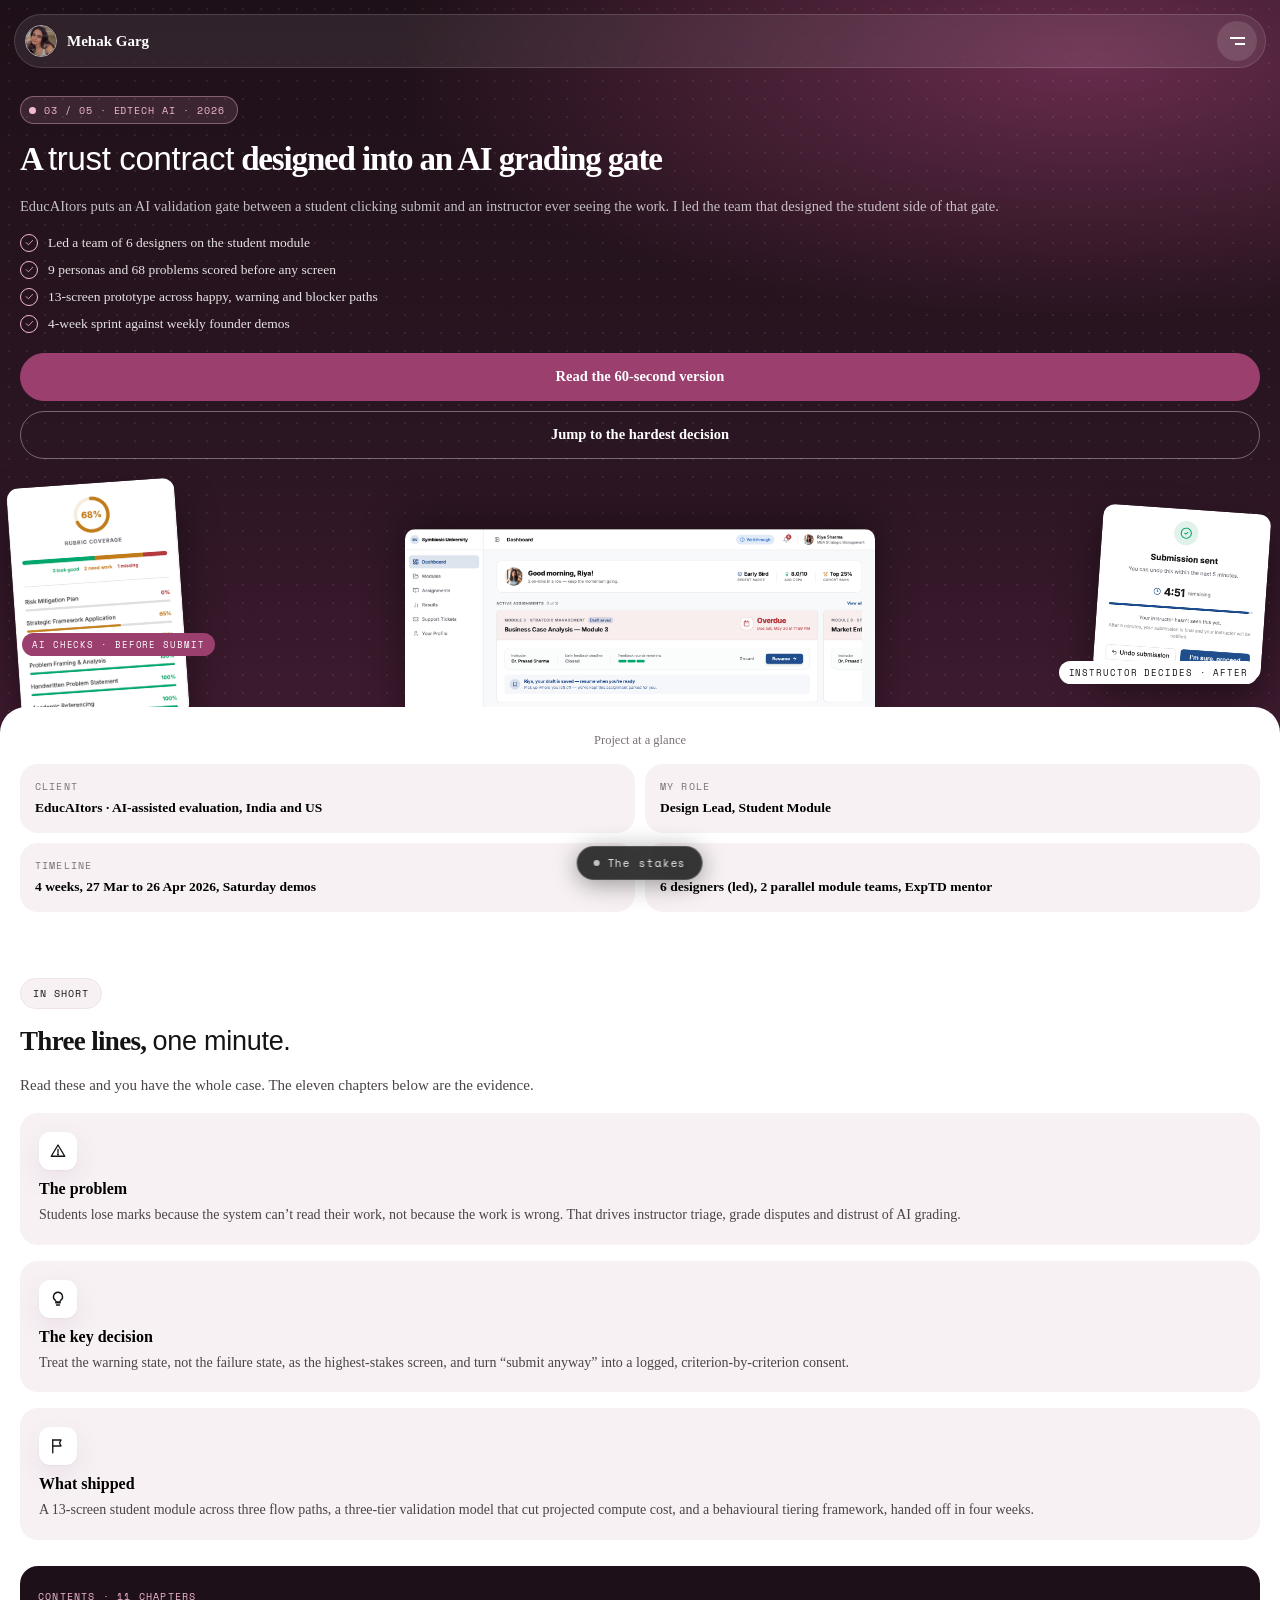
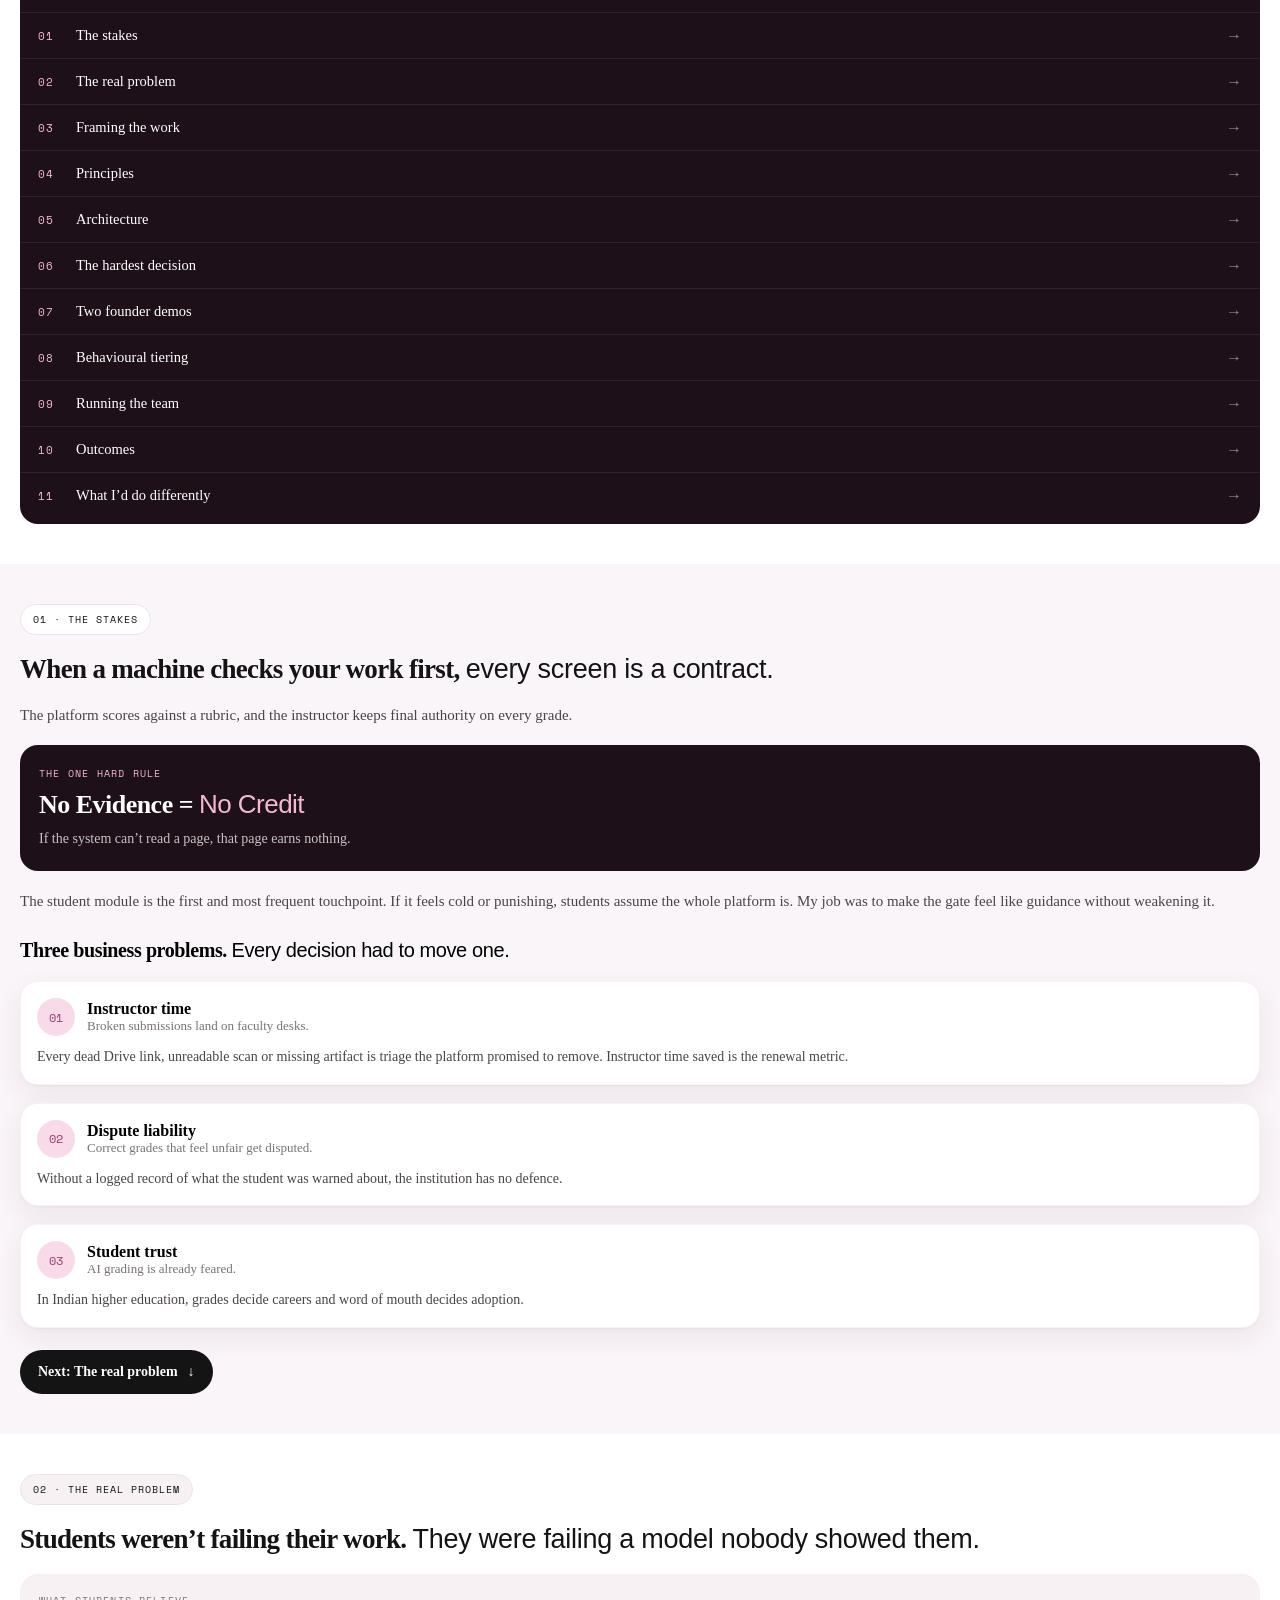
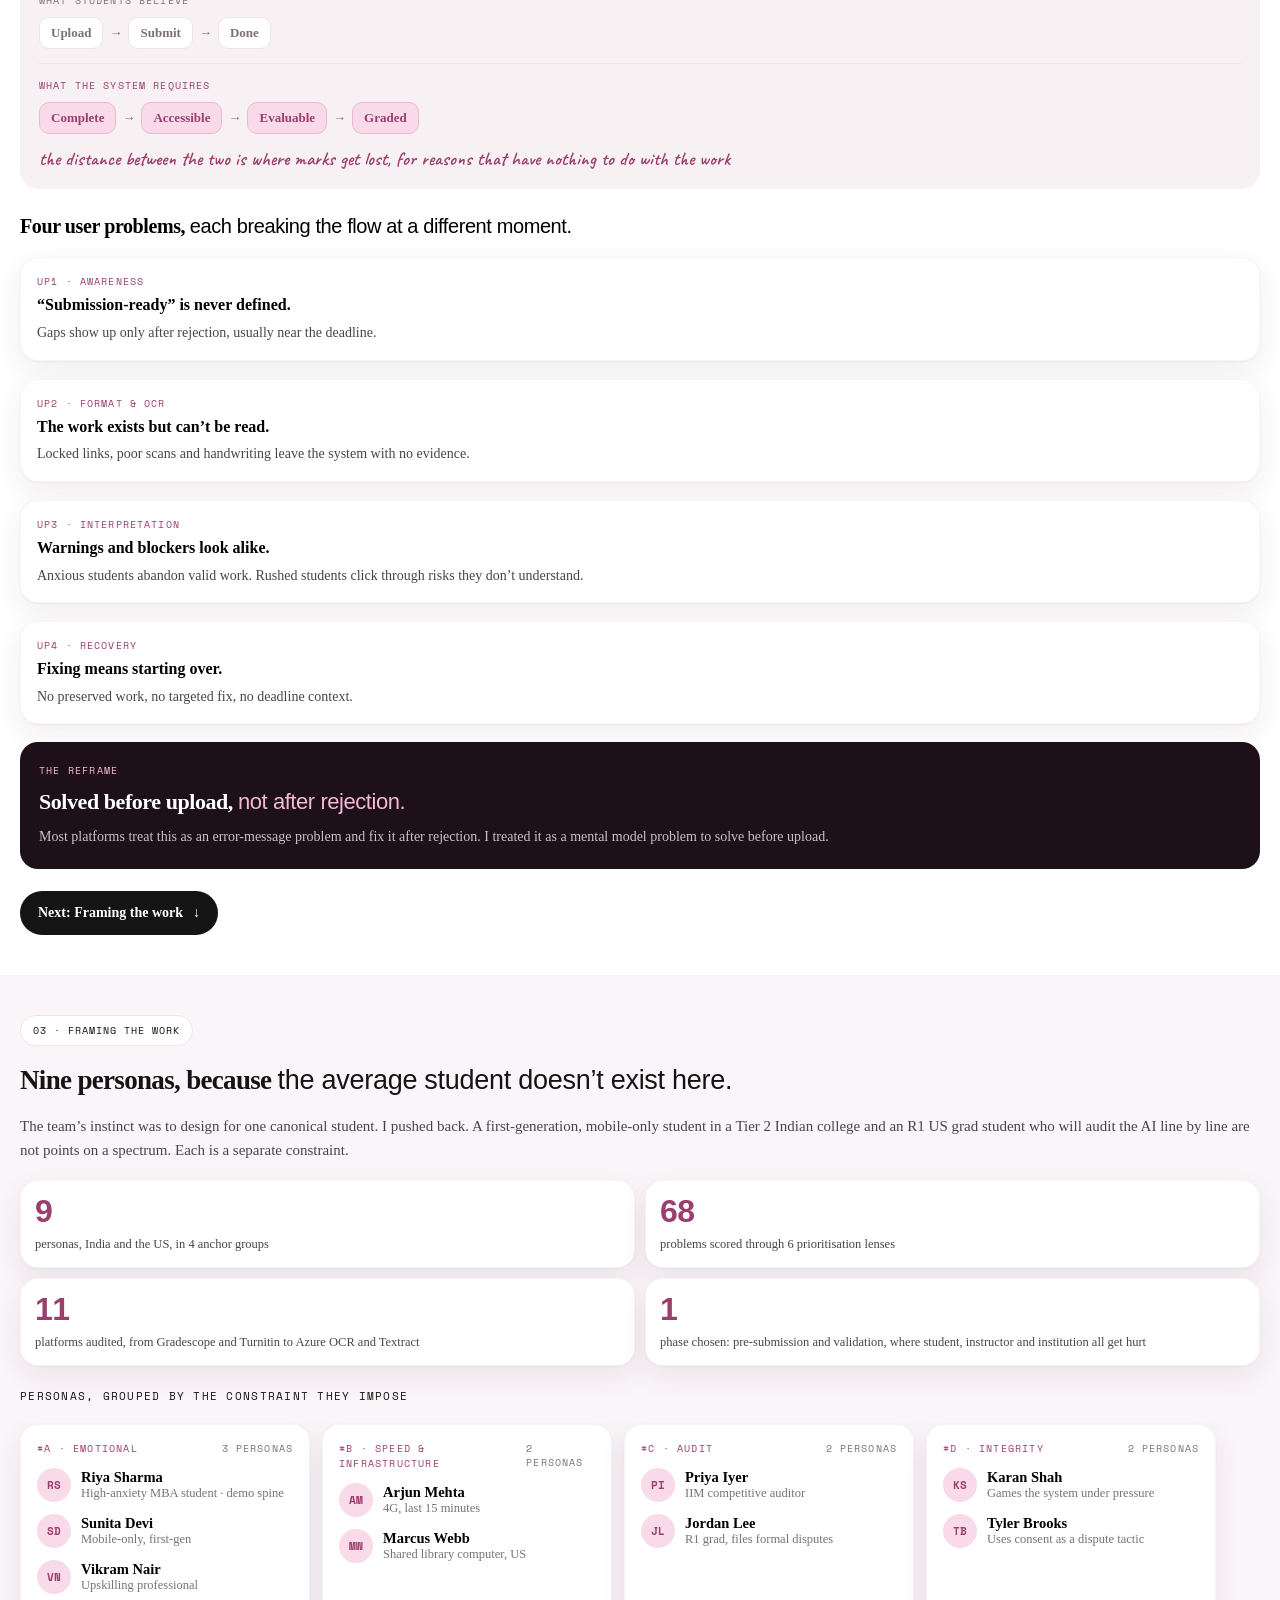
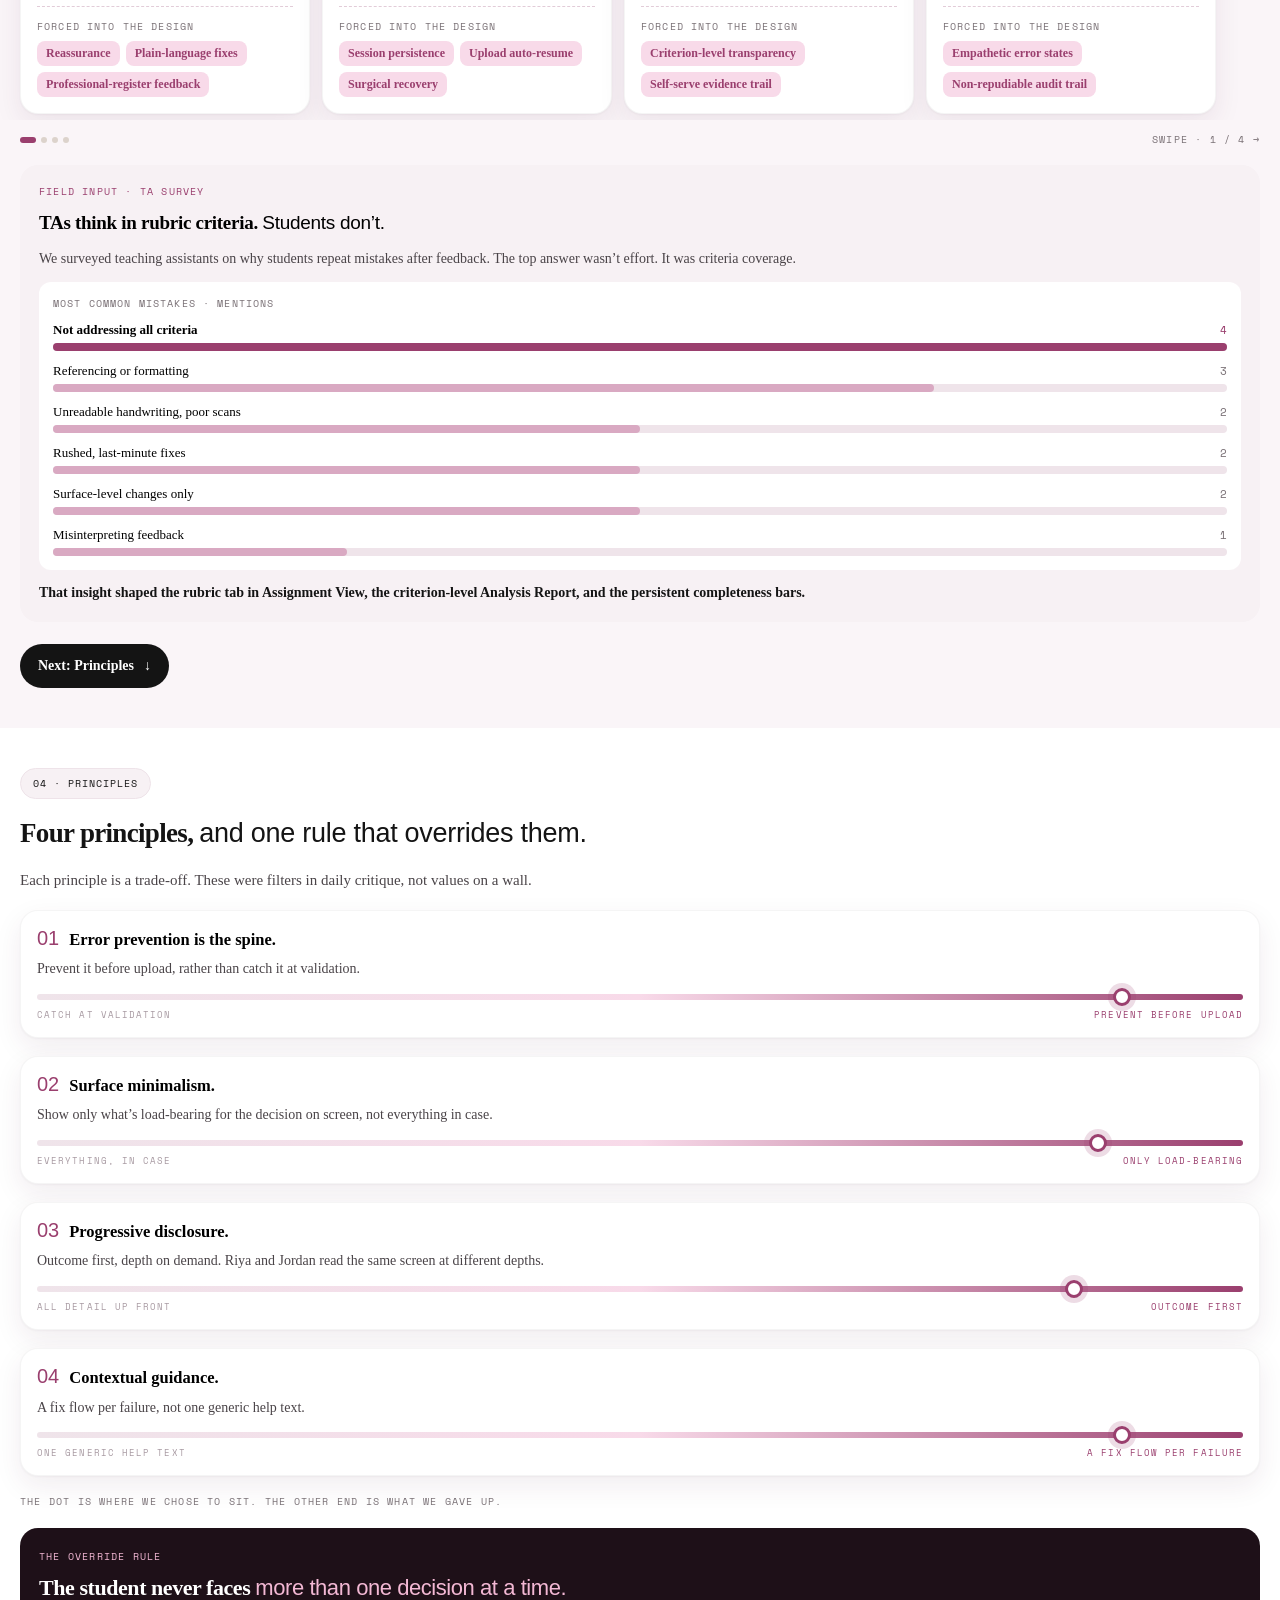
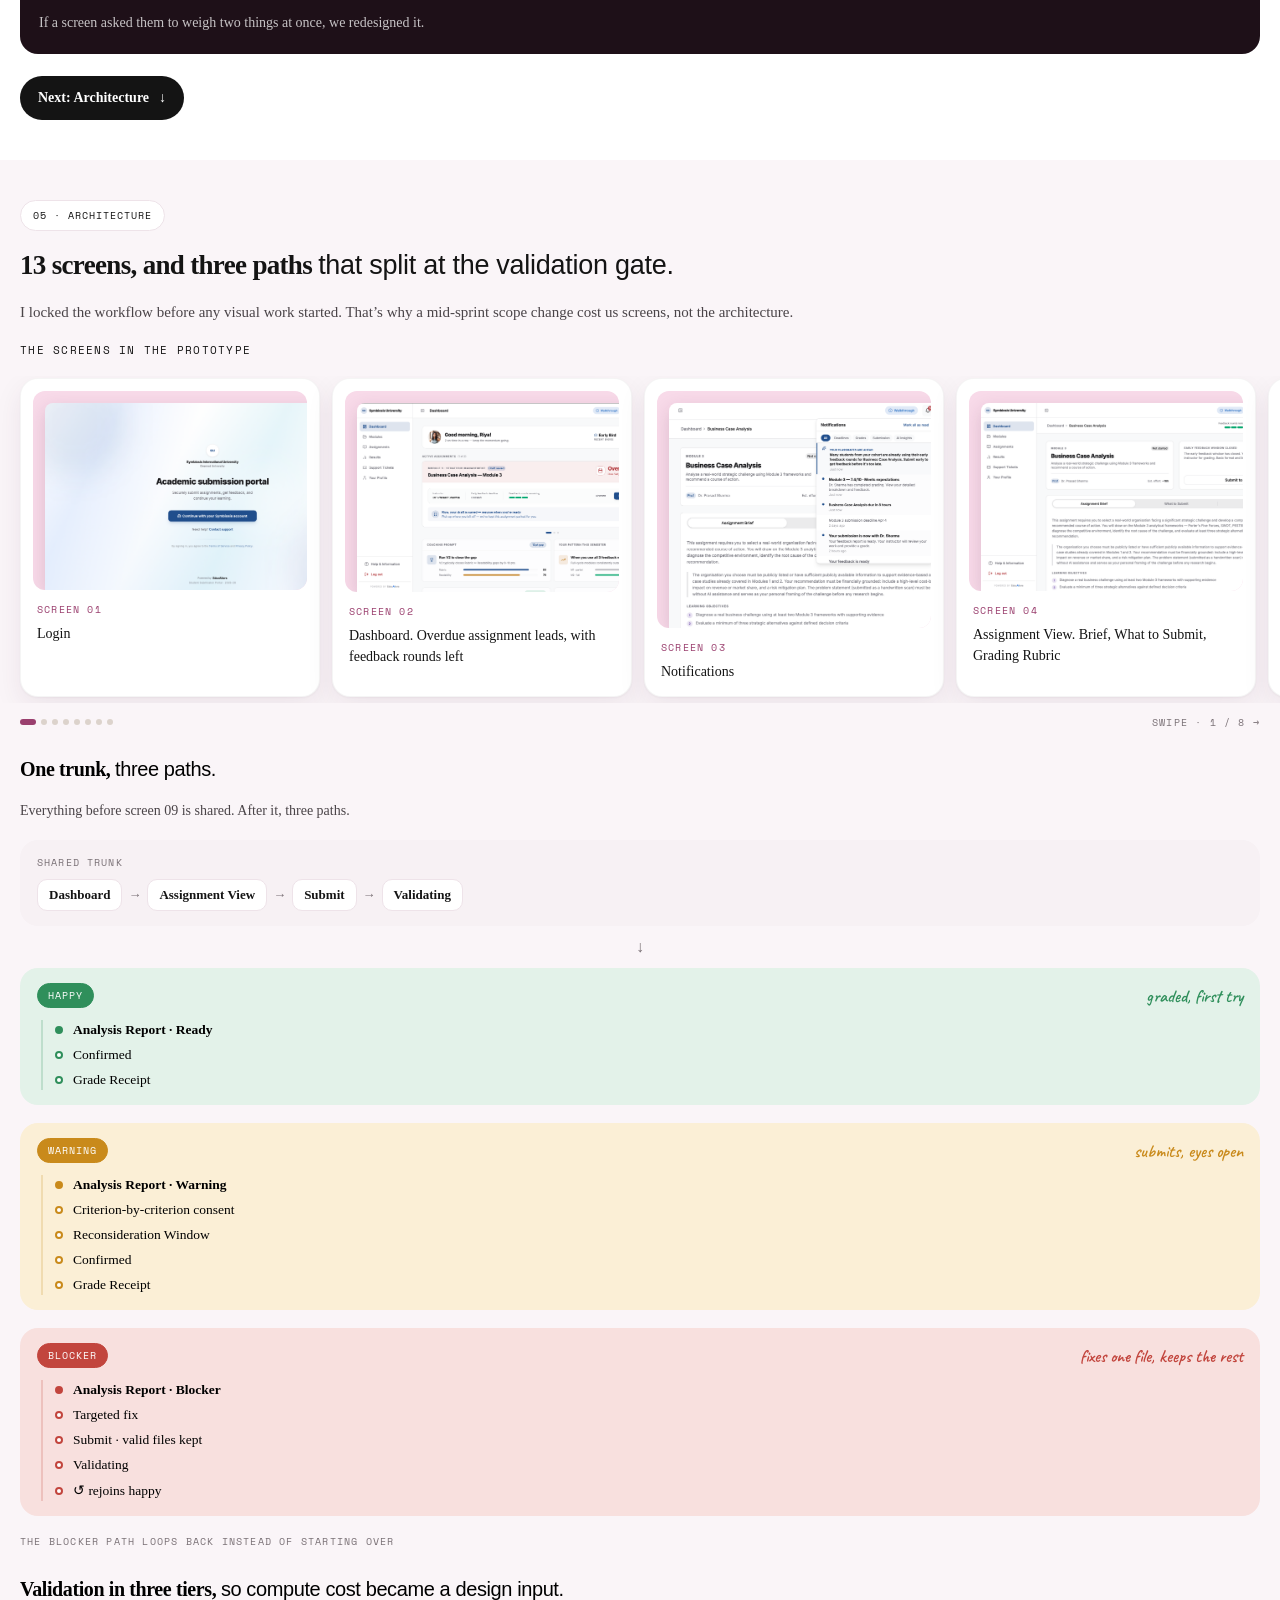
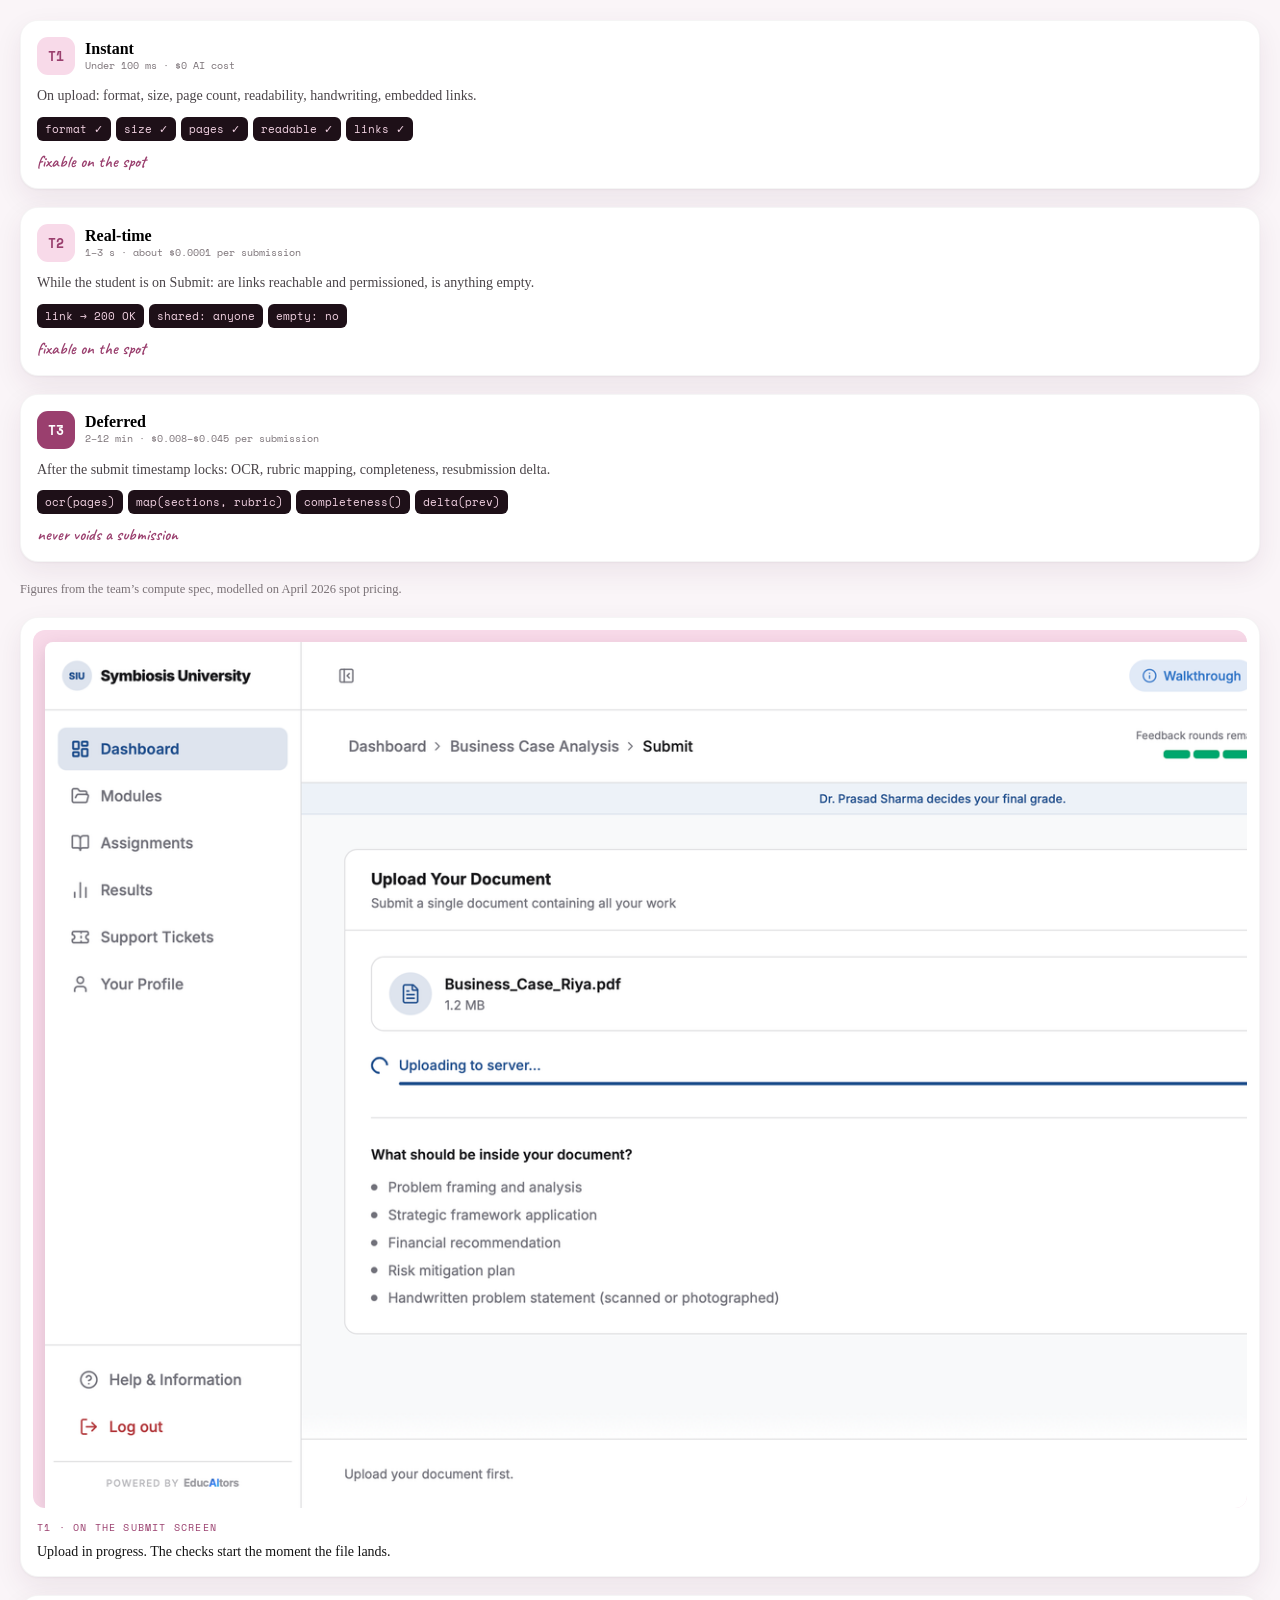
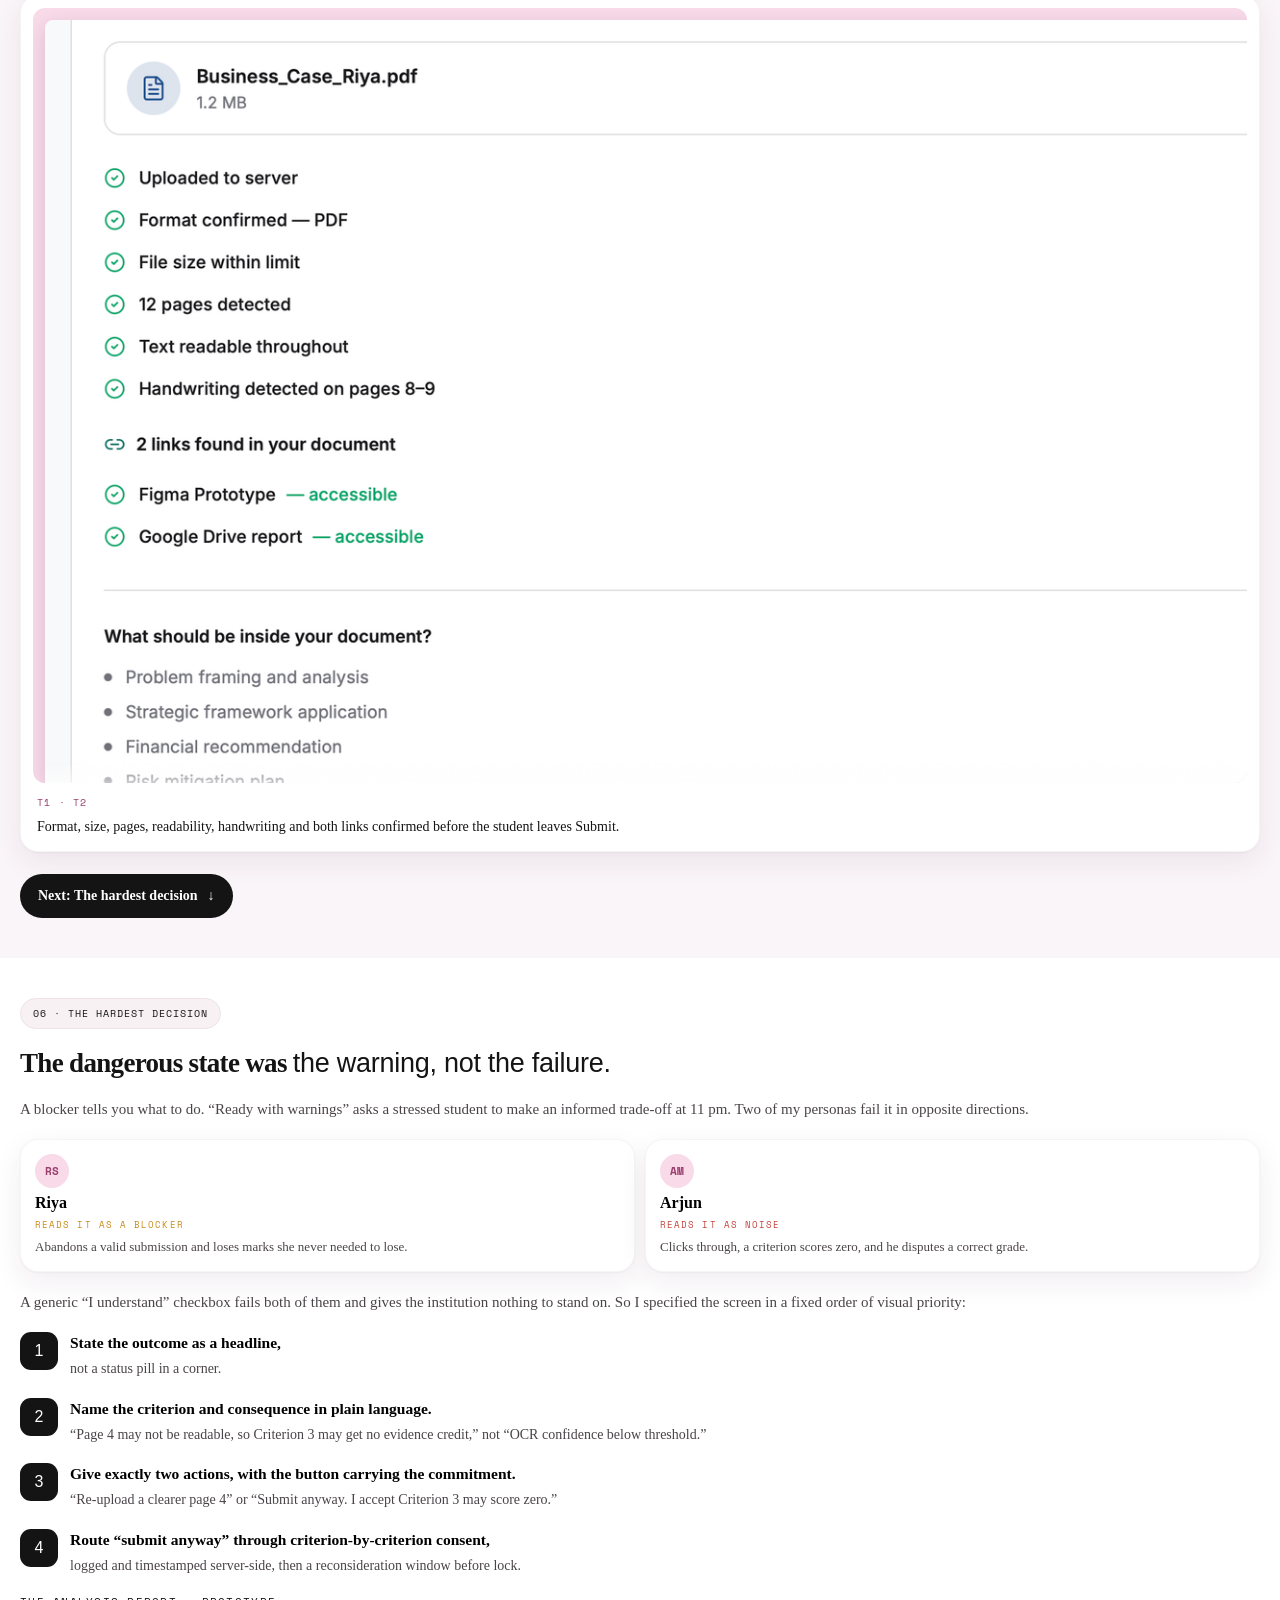
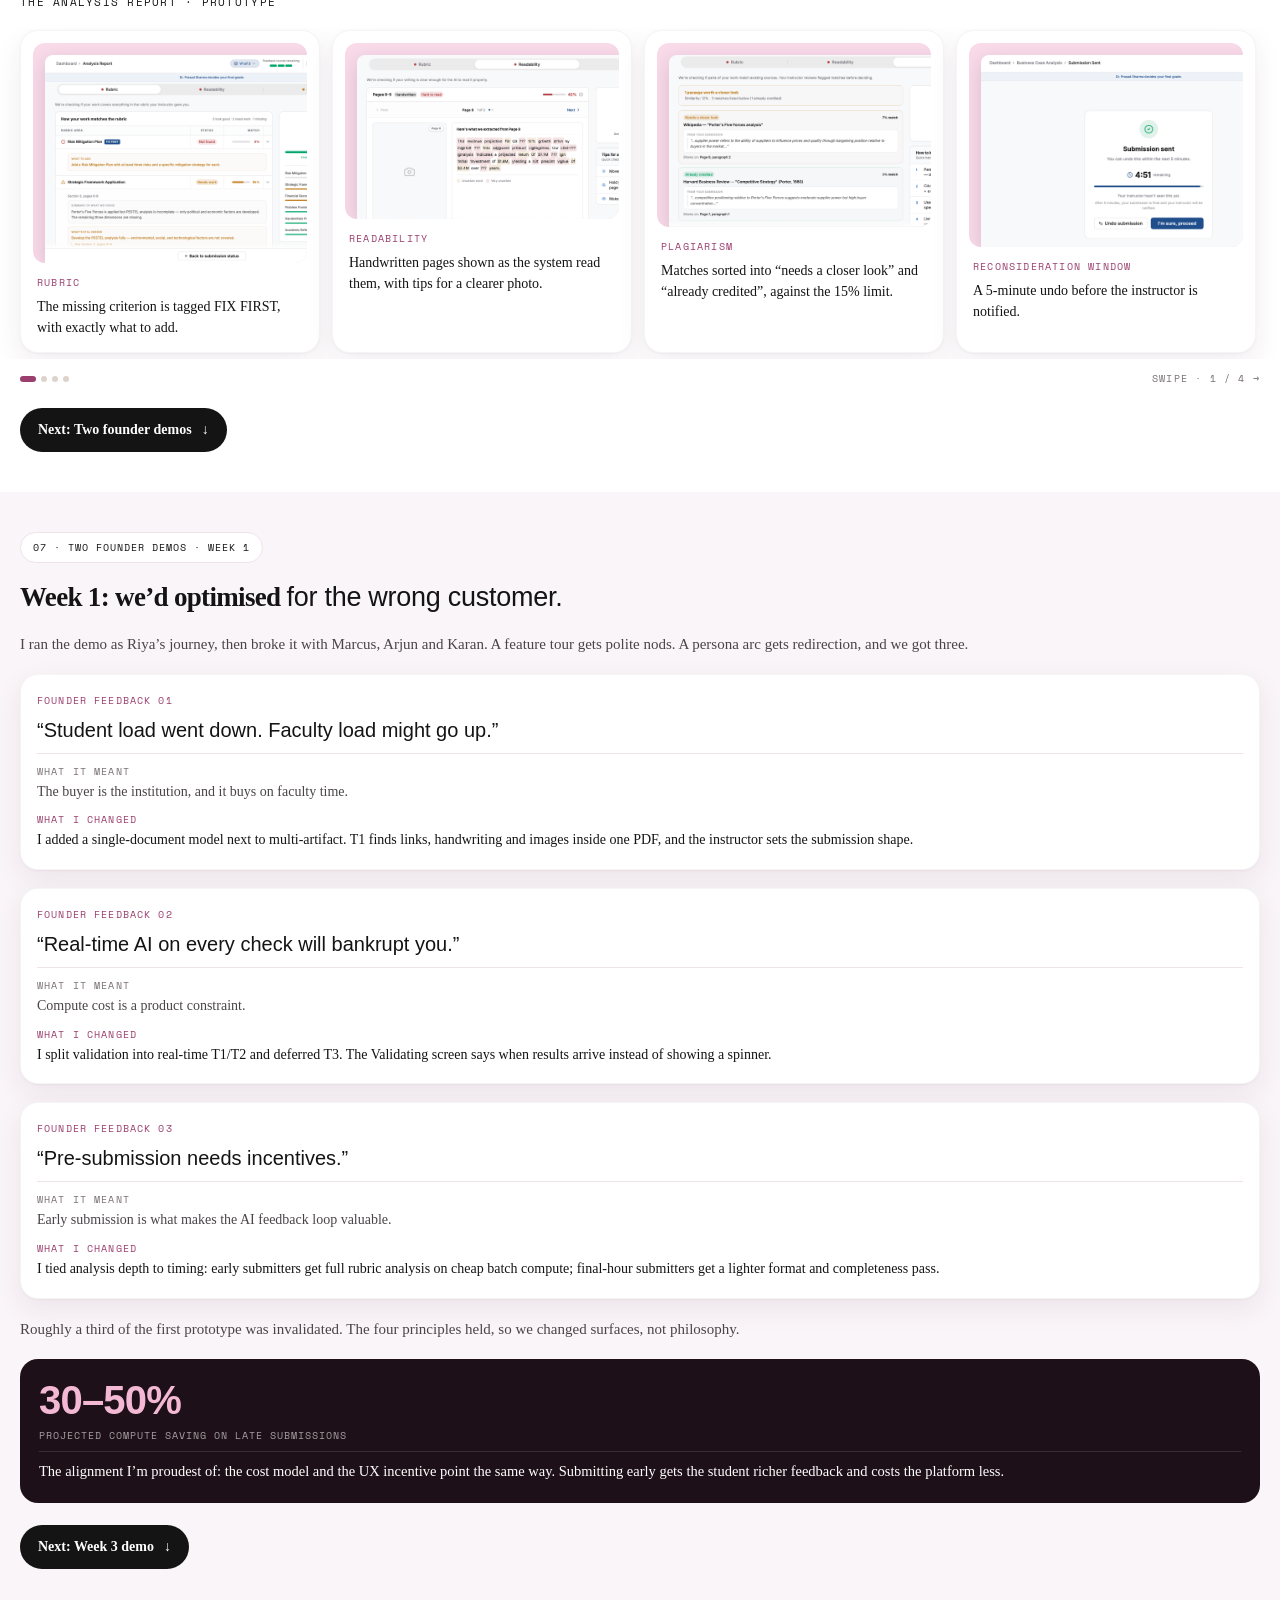
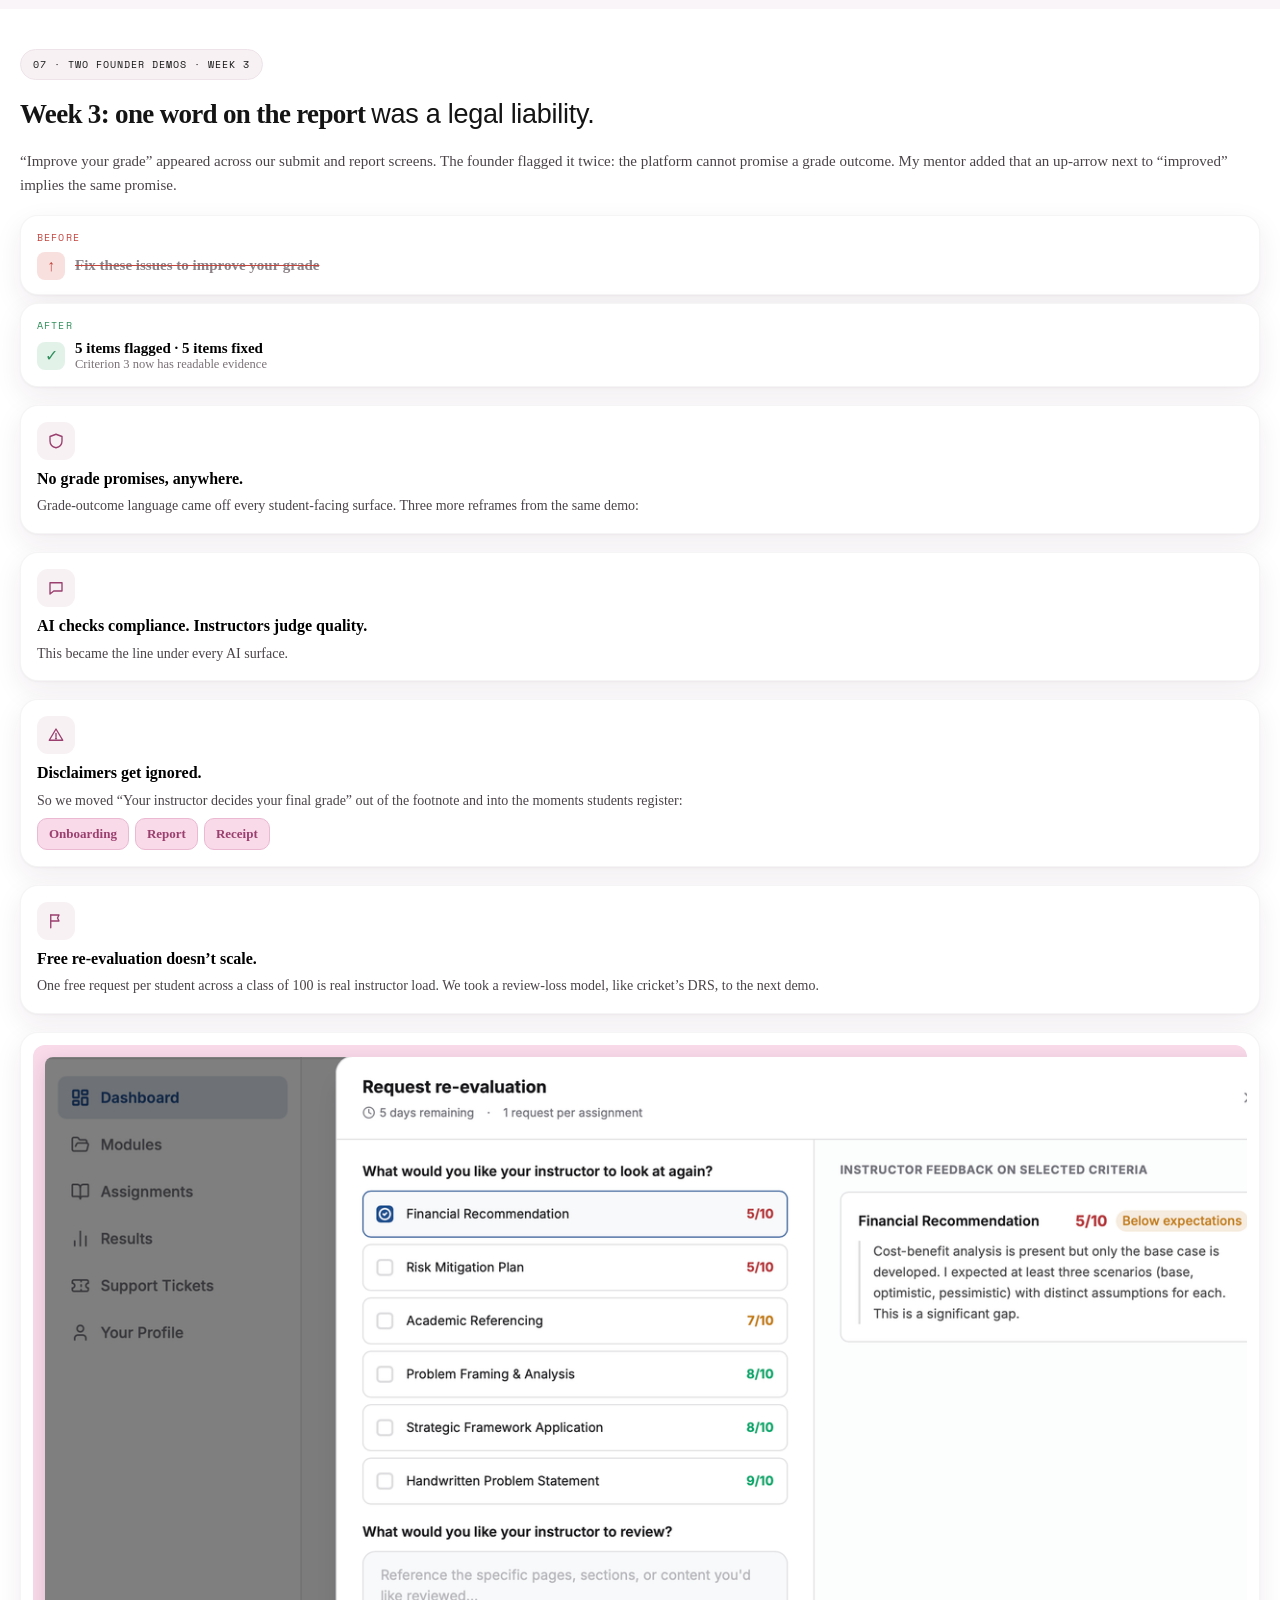
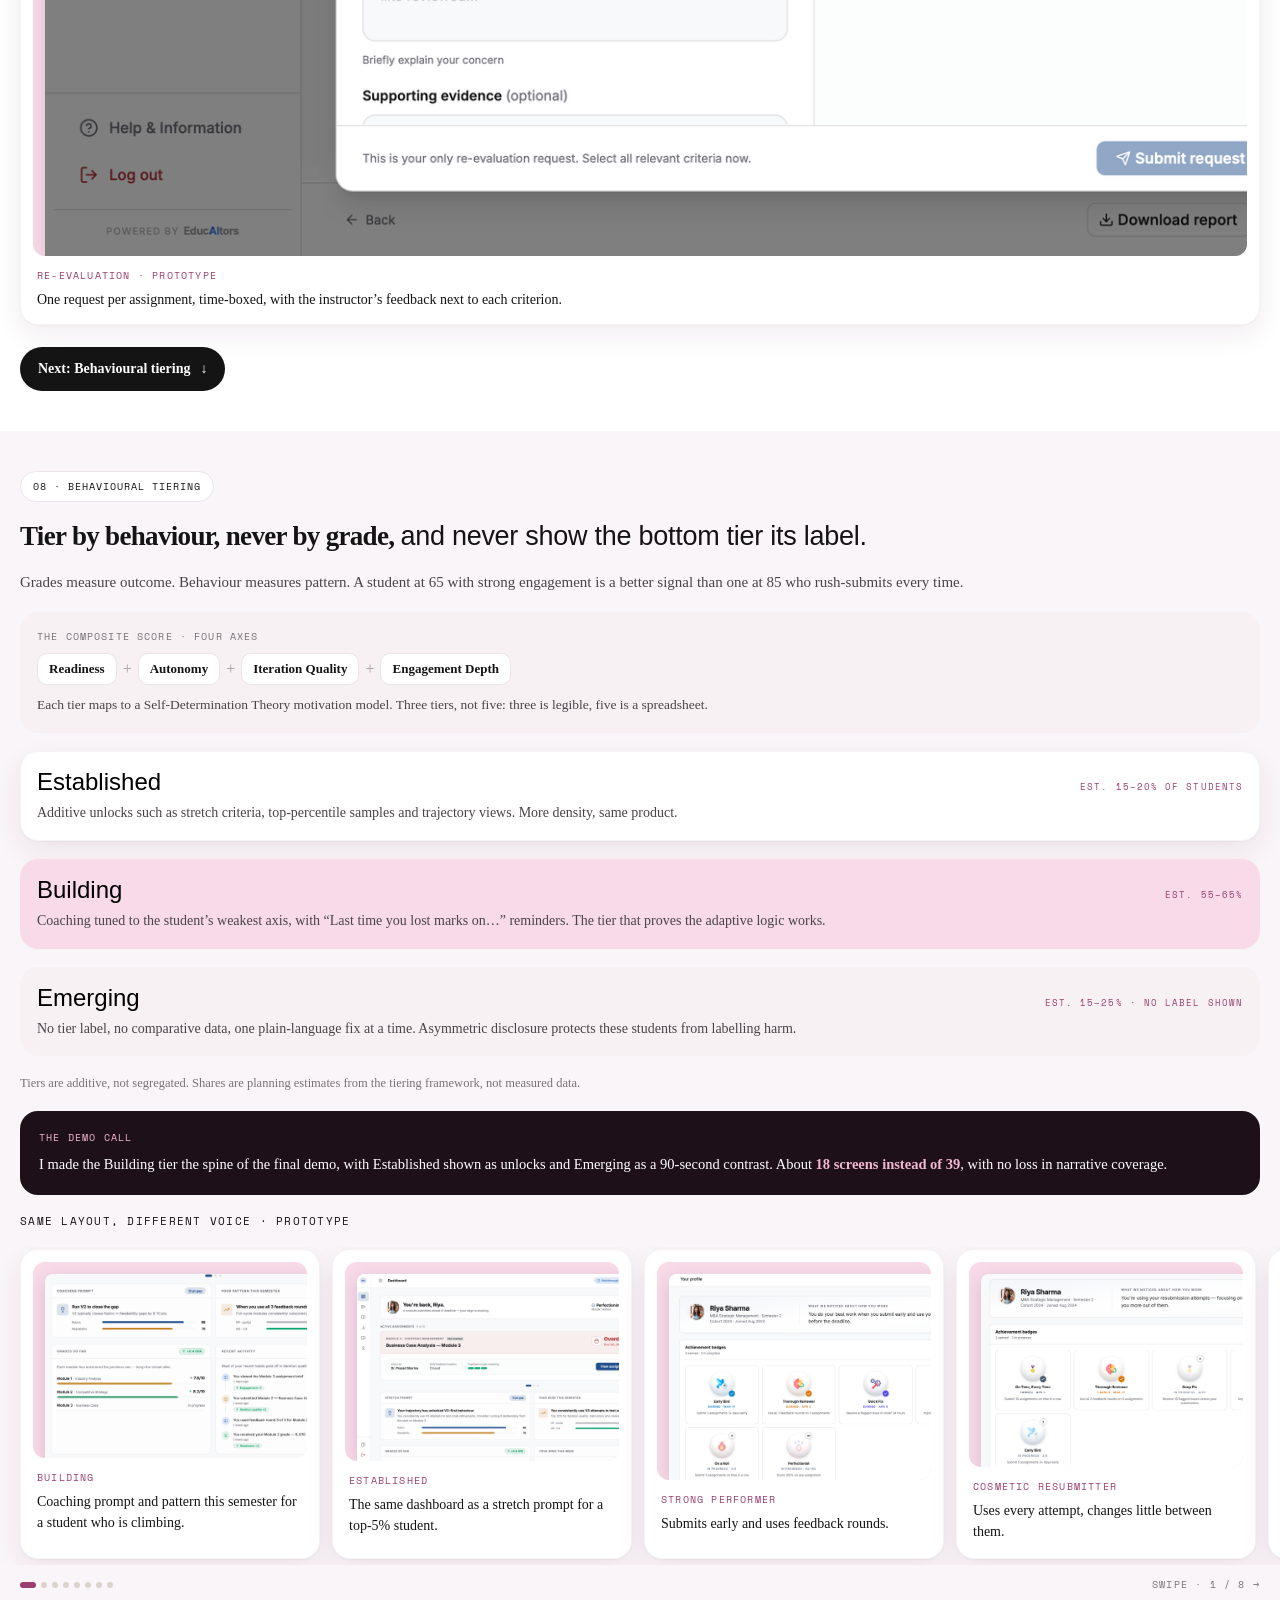
<file: case-educaitors-mobile.html>
<!DOCTYPE html>
<html lang="en">
<head>
<meta charset="UTF-8">
<meta name="viewport" content="width=device-width, initial-scale=1.0">
<script>if(window.innerWidth<=768||/Mobi|Android|iPhone|iPad/i.test(navigator.userAgent)){location.replace('case-educaitors-mobile.html');}</script>
<title>EducAItors Case Study — Mehak Garg</title>

<link rel="preconnect" href="https://fonts.googleapis.com">
<link rel="stylesheet" href="https://fonts.googleapis.com/css2?family=Bodoni+Moda:ital,opsz,wght@0,6..96,400..700;1,6..96,400..700&family=Hanken+Grotesk:wght@400;500;600;700&family=Space+Mono:wght@400;700&family=Caveat:wght@500;600;700&display=swap">
<style>

body{margin:0;background:#FFFFFF}
a{color:#141414;text-decoration:none}a:hover{color:#141414}
.endcell{transition:background-color .3s ease}
.endcell:hover{background-color:#FCF0F6}
.endcell:focus-visible,.acc:focus-visible{outline:3px solid #141414;outline-offset:-3px}
.flink{transition:transform .3s ease}
.flink:hover{transform:translateX(-8px)}

.ehero .eh-l,.ehero .eh-r{transition:transform .5s cubic-bezier(.22,.61,.36,1)}.ehero:hover .eh-l{transform:rotate(-2deg) translateY(-8px)}.ehero:hover .eh-r{transform:rotate(1deg) translateY(-8px)}@media (prefers-reduced-motion: reduce){.ehero .eh-l,.ehero .eh-r{transition:none}}

.tw .tp{display:none}.tw .tp0{display:flex}
.tw .tr:hover,.tw .tr:focus-visible{transform:scale(1.02) !important;opacity:1 !important;z-index:20 !important;background:#FFFFFF !important;box-shadow:0 18px 40px rgba(120,40,80,0.18) !important}
.tw:has(.tr1:hover) .tp,.tw:has(.tr1:focus-visible) .tp{display:none}.tw:has(.tr1:hover) .tp1,.tw:has(.tr1:focus-visible) .tp1{display:flex}
.tw:has(.tr2:hover) .tp,.tw:has(.tr2:focus-visible) .tp{display:none}.tw:has(.tr2:hover) .tp2,.tw:has(.tr2:focus-visible) .tp2{display:flex}
.tw:has(.tr3:hover) .tp,.tw:has(.tr3:focus-visible) .tp{display:none}.tw:has(.tr3:hover) .tp3,.tw:has(.tr3:focus-visible) .tp3{display:flex}
.tw:has(.tr4:hover) .tp,.tw:has(.tr4:focus-visible) .tp{display:none}.tw:has(.tr4:hover) .tp4,.tw:has(.tr4:focus-visible) .tp4{display:flex}
.tw:has(.tr5:hover) .tp,.tw:has(.tr5:focus-visible) .tp{display:none}.tw:has(.tr5:hover) .tp5,.tw:has(.tr5:focus-visible) .tp5{display:flex}
@media (prefers-reduced-motion: reduce){.tw .tr{transition:none !important}}

</style>

<style>

html, body { margin: 0; padding: 0; background: #FFFFFF; overflow-x: hidden }
* { box-sizing: border-box }
img { max-width: 100%; display: block }

/* ── Scroll-spy TOC ── */
aside a { transition: background .15s ease, color .15s ease }
aside a.toc-active { background: #141414 !important; color: #FFFFFF !important; font-weight: 600 !important; border-radius: 8px }
aside a:not(.toc-active) { color: #5F5F5F }

/* ── Mobile TOC pill (floating, bottom of screen) ── */
#m-toc-pill {
  display: none;
  position: fixed; bottom: 20px; left: 50%; transform: translateX(-50%);
  z-index: 999; background: #141414; color: #fff;
  font-family: 'Space Mono', monospace; font-size: 11px; letter-spacing: 0.12em;
  padding: 10px 20px; border-radius: 999px;
  white-space: nowrap; box-shadow: 0 8px 24px rgba(0,0,0,0.25);
  cursor: pointer; user-select: none;
}
#m-toc-drawer {
  display: none;
  position: fixed; bottom: 0; left: 0; right: 0; z-index: 998;
  background: #fff; border-top: 1px solid #E8E8E8;
  border-radius: 20px 20px 0 0;
  padding: 20px 22px 32px;
  box-shadow: 0 -8px 32px rgba(0,0,0,0.12);
  flex-direction: column; gap: 4px; max-height: 70vh; overflow-y: auto;
}
#m-toc-drawer.open { display: flex }
#m-toc-backdrop {
  display: none; position: fixed; inset: 0; z-index: 997; background: rgba(0,0,0,0.3)
}
#m-toc-backdrop.open { display: block }

/* ── Responsive overrides ── */
@media (max-width: 900px) {
  nav[style*="padding: 0 80px"] { padding: 0 22px !important }
  nav > div[style*="display: flex; height: 72px"] { display: none !important }
  div[style*="grid-template-columns: 7fr 5fr"] { grid-template-columns: 1fr !important }
  dl[style*="grid-template-columns: repeat(4"] { grid-template-columns: 1fr 1fr !important }
  div[style*="grid-template-columns: 260px"] { grid-template-columns: 1fr !important; gap: 0 !important }
  aside[style*="position: sticky"] { display: none !important }
  #m-toc-pill { display: flex; align-items: center; gap: 8px }
  div[style*="margin: 0 80px"] { margin: 0 !important }
  section[style*="margin: 0 80px"] { margin: 0 !important }
  div[style*="padding: 64px 56px"] { padding: 28px 22px !important }
  div[style*="padding: 22px 28px"] { padding: 14px 18px !important }
  article[style*="padding: 72px 0 84px 64px"] { padding: 40px 22px !important }
  article[style*="padding:"] { padding-left: 22px !important; padding-right: 22px !important }
  div.ehero { height: 240px !important }
  img.eh-main { width: 92% !important; left: 4% !important; margin-left: 0 !important; top: 24px !important }
  img.eh-l, img.eh-r { display: none !important }
  span[style*="position: absolute; left: 82px"],
  span[style*="position: absolute; right: 74px"] { display: none !important }
  div[style*="grid-template-columns: repeat(3"] { grid-template-columns: 1fr !important }
  div[style*="grid-template-columns: 1fr 1fr 1fr"] { grid-template-columns: 1fr !important }
  div[style*="grid-template-columns: repeat(2"] { grid-template-columns: 1fr !important }
  div[style*="grid-template-columns: 5fr 7fr"],
  div[style*="grid-template-columns: 7fr 5fr"],
  div[style*="grid-template-columns: 6fr 6fr"],
  div[style*="grid-template-columns: 4fr 8fr"],
  div[style*="grid-template-columns: 8fr 4fr"],
  div[style*="grid-template-columns: 5fr 6fr"],
  div[style*="grid-template-columns: 5fr 6fr 1fr"] { grid-template-columns: 1fr !important }
  div[style*="border-right: 1px solid #E8E8E8"] { border-right: none !important }
  h1[style*="font-size: 58px"] { font-size: clamp(28px,7vw,42px) !important }
  h2[style*="font-size: 46px"],
  h2[style*="font-size: 48px"],
  h2[style*="font-size: 44px"] { font-size: clamp(24px,6vw,36px) !important }
  h3[style*="font-size: 28px"],
  h3[style*="font-size: 30px"] { font-size: 20px !important }
  /* Images in absolute positioned containers */
  img[style*="position: absolute"] { position: static !important; width: 100% !important; left: auto !important; top: auto !important; margin: 0 !important }
  div[style*="position: relative"][style*="height: 4"] { height: auto !important; overflow: visible !important }
  div[style*="position: relative"][style*="height: 5"] { height: auto !important; overflow: visible !important }
  div[style*="position: relative"][style*="height: 6"] { height: auto !important; overflow: visible !important }
  div[style*="position: relative"][style*="height: 3"] { height: auto !important; overflow: visible !important }
  /* Footer / end section */
  footer[style*="padding: 72px 80px"] { padding: 48px 22px !important }
  div[style*="padding: 72px 80px"] { padding: 48px 22px !important }
  /* Hide decorative grid rails */
  .grid-rail-l, .grid-rail-r { display: none !important }
  /* Clamp large fixed widths on inline styles */
  [style*="width: 1440px"] { width: 100% !important; max-width: 100% !important }
  [style*="width: 1280px"] { width: 100% !important; max-width: 100% !important }
  [style*="width: 892px"] { width: 100% !important; max-width: 100% !important }
  [style*="width: 860px"] { width: 100% !important; max-width: 100% !important }
  [style*="width: 780px"] { width: 100% !important; max-width: 100% !important }
  [style*="width: 740px"] { width: 100% !important; max-width: 100% !important }
  [style*="max-width: 892px"] { max-width: 100% !important }
  [style*="max-width: 860px"] { max-width: 100% !important }
  [style*="max-width: 780px"] { max-width: 100% !important }
  /* Nav items */
  nav { padding: 0 22px !important }
  nav > div { gap: 12px !important }
  /* Article padding */
  article { padding: 40px 22px !important }
  /* Ensure body/page wraps */
  body > div { overflow-x: hidden !important }
  img, svg { max-width: 100% !important; height: auto !important }

  div[style*="width: 892px"],div[style*="width: 860px"],div[style*="width: 844px"],div[style*="width: 780px"],div[style*="width: 420px"]{
    width:100%!important;max-width:100%!important;overflow-x:auto
  }
  div[style*="padding: 64px 56px 56px"] { padding: 28px 22px !important }
  div[style*="padding: 48px 40px"] { padding: 22px 18px !important }
  div[style*="padding: 56px 48px"] { padding: 24px 18px !important }

}
</style>


<script>
(function(){
  if(window.innerWidth<=768||/Mobi|Android/i.test(navigator.userAgent)){
    window.location.replace('case-educaitors-mobile.html');
  }
})();
</script>
</head>
<body>
<style>

body{margin:0;background:#FFFFFF}
a{color:#141414;text-decoration:none}a:hover{color:#141414}
.endcell{transition:background-color .3s ease}
.endcell:hover{background-color:#FCF0F6}
.endcell:focus-visible,.acc:focus-visible{outline:3px solid #141414;outline-offset:-3px}
.flink{transition:transform .3s ease}
.flink:hover{transform:translateX(-8px)}

.ehero .eh-l,.ehero .eh-r{transition:transform .5s cubic-bezier(.22,.61,.36,1)}.ehero:hover .eh-l{transform:rotate(-2deg) translateY(-8px)}.ehero:hover .eh-r{transform:rotate(1deg) translateY(-8px)}@media (prefers-reduced-motion: reduce){.ehero .eh-l,.ehero .eh-r{transition:none}}

.tw .tp{display:none}.tw .tp0{display:flex}
.tw .tr:hover,.tw .tr:focus-visible{transform:scale(1.02) !important;opacity:1 !important;z-index:20 !important;background:#FFFFFF !important;box-shadow:0 18px 40px rgba(120,40,80,0.18) !important}
.tw:has(.tr1:hover) .tp,.tw:has(.tr1:focus-visible) .tp{display:none}.tw:has(.tr1:hover) .tp1,.tw:has(.tr1:focus-visible) .tp1{display:flex}
.tw:has(.tr2:hover) .tp,.tw:has(.tr2:focus-visible) .tp{display:none}.tw:has(.tr2:hover) .tp2,.tw:has(.tr2:focus-visible) .tp2{display:flex}
.tw:has(.tr3:hover) .tp,.tw:has(.tr3:focus-visible) .tp{display:none}.tw:has(.tr3:hover) .tp3,.tw:has(.tr3:focus-visible) .tp3{display:flex}
.tw:has(.tr4:hover) .tp,.tw:has(.tr4:focus-visible) .tp{display:none}.tw:has(.tr4:hover) .tp4,.tw:has(.tr4:focus-visible) .tp4{display:flex}
.tw:has(.tr5:hover) .tp,.tw:has(.tr5:focus-visible) .tp{display:none}.tw:has(.tr5:hover) .tp5,.tw:has(.tr5:focus-visible) .tp5{display:flex}
@media (prefers-reduced-motion: reduce){.tw .tr{transition:none !important}}
.swipe{scroll-snap-type:x mandatory;-webkit-overflow-scrolling:touch;scrollbar-width:none}.swipe::-webkit-scrollbar{display:none}html{scroll-behavior:smooth}article{scroll-margin-top:16px}
</style>

<section style="position: relative; overflow: hidden; padding: 14px 14px 0; background: radial-gradient(90% 60% at 85% 8%, rgba(154,63,110,0.6) 0%, rgba(154,63,110,0) 60%), linear-gradient(180deg, #1E1018 0%, #2A1522 60%, #3E1B30 100%)"><span aria-hidden="true" style="position: absolute; inset: 0; background-image: radial-gradient(rgba(255,255,255,0.07) 1px, transparent 1px); background-size: 18px 18px"></span><div style="position: relative; display: flex; flex-direction: column; gap: 18px"><nav id="top" style="display: flex; justify-content: space-between; align-items: center; height: 54px; padding: 0 8px 0 10px; border-radius: 999px; background: rgba(255,255,255,0.08); border: 1px solid rgba(255,255,255,0.14); backdrop-filter: blur(10px)"><a href="index.html" style="display: flex; align-items: center; gap: 10px; text-decoration: none; color: inherit"><span style="width: 32px; height: 32px; border-radius: 50%; overflow: hidden; border: 1.5px solid rgba(255,255,255,0.6)"><img src="./assets/5ee40e8ef9190bccf842103b540fe49b.png" alt="" style="width: 100%; height: 100%; object-fit: cover"></span><span style="font-weight: 700; font-size: 15px; color: #FFFFFF">Mehak Garg</span></a><a href="#menu" aria-label="Menu" style="width: 40px; height: 40px; border-radius: 50%; background: rgba(255,255,255,0.12); display: flex; flex-direction: column; align-items: center; justify-content: center; gap: 4px"><span style="width: 15px; height: 1.6px; background: #FFFFFF"></span><span style="width: 10px; height: 1.6px; background: #FFFFFF; margin-left: 5px"></span></a></nav><div style="padding: 10px 6px 0; display: flex; flex-direction: column; gap: 16px"><span style="align-self: flex-start; display: inline-flex; align-items: center; gap: 8px; padding: 6px 12px 6px 8px; border-radius: 999px; background: rgba(243,184,212,0.12); border: 1px solid rgba(243,184,212,0.4); font-family: 'Space Mono', monospace; font-size: 9.5px; letter-spacing: 0.1em; color: #F3B8D4"><span style="width: 7px; height: 7px; border-radius: 50%; background: #F3B8D4"></span>03 / 05 · EDTECH AI · 2026</span><h1 style="margin: 0; font-weight: 600; font-size: 33px; line-height: 1.14; letter-spacing: -0.035em; color: #FFFFFF">A <span style="font-family: 'Inter', sans-serif; letter-spacing: -0.01em; color: {{marker}}; font-weight: 500">trust contract</span> designed into an AI grading gate</h1><p style="margin: 0; font-size: 14.5px; line-height: 1.6; color: rgba(255,255,255,0.72)">EducAItors puts an AI validation gate between a student clicking submit and an instructor ever seeing the work. I led the team that designed the student side of that gate.</p><ul style="margin: 0; padding: 0; list-style: none; display: flex; flex-direction: column; gap: 9px"><li style="display: flex; align-items: center; gap: 10px; font-size: 13.5px; color: rgba(255,255,255,0.88)"><span style="flex: none; width: 18px; height: 18px; border-radius: 50%; border: 1.5px solid #F3B8D4; display: flex; align-items: center; justify-content: center"><svg aria-hidden="true" width="11" height="11" viewBox="0 0 24 24" fill="none" stroke="#F3B8D4" stroke-width="1.8" stroke-linecap="round" stroke-linejoin="round"><path d="M5 12.5l4.5 4.5L19 7.5"></path></svg></span>Led a team of 6 designers on the student module</li><li style="display: flex; align-items: center; gap: 10px; font-size: 13.5px; color: rgba(255,255,255,0.88)"><span style="flex: none; width: 18px; height: 18px; border-radius: 50%; border: 1.5px solid #F3B8D4; display: flex; align-items: center; justify-content: center"><svg aria-hidden="true" width="11" height="11" viewBox="0 0 24 24" fill="none" stroke="#F3B8D4" stroke-width="1.8" stroke-linecap="round" stroke-linejoin="round"><path d="M5 12.5l4.5 4.5L19 7.5"></path></svg></span>9 personas and 68 problems scored before any screen</li><li style="display: flex; align-items: center; gap: 10px; font-size: 13.5px; color: rgba(255,255,255,0.88)"><span style="flex: none; width: 18px; height: 18px; border-radius: 50%; border: 1.5px solid #F3B8D4; display: flex; align-items: center; justify-content: center"><svg aria-hidden="true" width="11" height="11" viewBox="0 0 24 24" fill="none" stroke="#F3B8D4" stroke-width="1.8" stroke-linecap="round" stroke-linejoin="round"><path d="M5 12.5l4.5 4.5L19 7.5"></path></svg></span>13-screen prototype across happy, warning and blocker paths</li><li style="display: flex; align-items: center; gap: 10px; font-size: 13.5px; color: rgba(255,255,255,0.88)"><span style="flex: none; width: 18px; height: 18px; border-radius: 50%; border: 1.5px solid #F3B8D4; display: flex; align-items: center; justify-content: center"><svg aria-hidden="true" width="11" height="11" viewBox="0 0 24 24" fill="none" stroke="#F3B8D4" stroke-width="1.8" stroke-linecap="round" stroke-linejoin="round"><path d="M5 12.5l4.5 4.5L19 7.5"></path></svg></span>4-week sprint against weekly founder demos</li></ul><div style="display: flex; flex-direction: column; gap: 10px; padding-top: 4px"><a href="#short" style="display: flex; width: 100%; box-sizing: border-box; min-height: 48px; padding: 0 20px; align-items: center; justify-content: center; gap: 8px; border-radius: 999px; background: #9A3F6E; color: #FFFFFF; border: 1px solid #9A3F6E; font-size: 14.5px; font-weight: 600">Read the 60-second version</a><a href="#e-hardest" style="display: flex; width: 100%; box-sizing: border-box; min-height: 48px; padding: 0 20px; align-items: center; justify-content: center; gap: 8px; border-radius: 999px; background: transparent; color: #FFFFFF; border: 1px solid rgba(255,255,255,0.35); font-size: 14.5px; font-weight: 600">Jump to the hardest decision</a></div></div><div aria-hidden="true" style="position: relative; height: 250px; margin: 6px -14px 0"><img src="./assets/d612900251d096552dabc385084d7bad.png" alt="" style="position: absolute; left: 50%; top: 46px; width: 470px; margin-left: -235px; border-radius: 10px 10px 0 0; box-shadow: 0 -10px 40px rgba(0,0,0,0.4)"><img src="./assets/88e30201e9cb0e8b45fbb79870222851.png" alt="" style="position: absolute; left: 14px; top: 0; width: 168px; border-radius: 12px; transform: rotate(-4deg); box-shadow: 0 20px 40px rgba(0,0,0,0.45)"><img src="./assets/cb32e0ca940513a8fac10a620e81096c.png" alt="" style="position: absolute; right: 14px; top: 26px; width: 168px; border-radius: 12px; transform: rotate(4deg); box-shadow: 0 20px 40px rgba(0,0,0,0.45)"><span style="position: absolute; left: 22px; top: 150px; padding: 5px 10px; border-radius: 999px; background: #9A3F6E; color: #FFFFFF; font-family: 'Space Mono', monospace; font-size: 9px; letter-spacing: 0.1em">AI CHECKS · BEFORE SUBMIT</span><span style="position: absolute; right: 22px; top: 178px; padding: 5px 10px; border-radius: 999px; background: #FFFFFF; color: #141414; font-family: 'Space Mono', monospace; font-size: 9px; letter-spacing: 0.1em">INSTRUCTOR DECIDES · AFTER</span></div></div></section><section style="position: relative; z-index: 2; margin-top: -26px; border-radius: 26px 26px 0 0; background: #FFFFFF; padding: 26px 20px 30px; display: flex; flex-direction: column; gap: 16px"><span style="text-align: center; font-size: 12.5px; color: #7A7176">Project at a glance</span><div style="display: grid; grid-template-columns: repeat(2, minmax(0, 1fr)); gap: 10px"><div style="border-radius: 18px; background: #F7F1F4; border: 1px solid transparent; padding: 14px; display: flex; flex-direction: column; gap: 6px; "><span style="font-family: 'Space Mono', monospace; font-size: 9.5px; letter-spacing: 0.12em; color: #7A7176; ">CLIENT</span><span style="font-size: 13.5px; font-weight: 600; line-height: 1.4">EducAItors · AI-assisted evaluation, India and US</span></div><div style="border-radius: 18px; background: #F7F1F4; border: 1px solid transparent; padding: 14px; display: flex; flex-direction: column; gap: 6px; "><span style="font-family: 'Space Mono', monospace; font-size: 9.5px; letter-spacing: 0.12em; color: #7A7176; ">MY ROLE</span><span style="font-size: 13.5px; font-weight: 600; line-height: 1.4">Design Lead, Student Module</span></div><div style="border-radius: 18px; background: #F7F1F4; border: 1px solid transparent; padding: 14px; display: flex; flex-direction: column; gap: 6px; "><span style="font-family: 'Space Mono', monospace; font-size: 9.5px; letter-spacing: 0.12em; color: #7A7176; ">TIMELINE</span><span style="font-size: 13.5px; font-weight: 600; line-height: 1.4">4 weeks, 27 Mar to 26 Apr 2026, Saturday demos</span></div><div style="border-radius: 18px; background: #F7F1F4; border: 1px solid transparent; padding: 14px; display: flex; flex-direction: column; gap: 6px; "><span style="font-family: 'Space Mono', monospace; font-size: 9.5px; letter-spacing: 0.12em; color: #7A7176; ">TEAM</span><span style="font-size: 13.5px; font-weight: 600; line-height: 1.4">6 designers (led), 2 parallel module teams, ExpTD mentor</span></div></div></section><section id="short" style="padding: 36px 20px 40px; background: #FFFFFF; display: flex; flex-direction: column; gap: 16px"><span style="align-self: flex-start; padding: 7px 12px; border-radius: 999px; background: #F7F1F4; border: 1px solid #EEE3E9; font-family: 'Space Mono', monospace; font-size: 10px; letter-spacing: 0.1em; color: #141414">IN SHORT</span><h2 style="margin: 0; font-weight: 600; font-size: 27px; line-height: 1.2; letter-spacing: -0.025em; color: #141414">Three lines, <span style="font-family: 'Inter', sans-serif; letter-spacing: -0.01em; font-weight: 500">one minute.</span></h2><p style="margin: 0; font-size: 15px; line-height: 1.6; color: #4A4448">Read these and you have the whole case. The eleven chapters below are the evidence.</p><div style="border-radius: 18px; background: #F7F1F4; border: 1px solid transparent; padding: 18px; display: flex; flex-direction: column; gap: 6px; "><span style="flex: none; width: 38px; height: 38px; border-radius: 11px; background: #FFFFFF; display: flex; align-items: center; justify-content: center; box-shadow: 0 1px 2px rgba(60,20,40,0.04), 0 10px 28px rgba(80,30,60,0.08)"><svg aria-hidden="true" width="18" height="18" viewBox="0 0 24 24" fill="none" stroke="#141414" stroke-width="1.8" stroke-linecap="round" stroke-linejoin="round"><path d="M12 4 L21 19 H3 Z"></path><path d="M12 10 v4"></path><circle cx="12" cy="16.6" r="0.6"></circle></svg></span><span style="font-size: 16px; font-weight: 700; margin-top: 4px">The problem</span><span style="font-size: 14px; line-height: 1.55; color: #4A4448">Students lose marks because the system can’t read their work, not because the work is wrong. That drives instructor triage, grade disputes and distrust of AI grading.</span></div><div style="border-radius: 18px; background: #F7F1F4; border: 1px solid transparent; padding: 18px; display: flex; flex-direction: column; gap: 6px; "><span style="flex: none; width: 38px; height: 38px; border-radius: 11px; background: #FFFFFF; display: flex; align-items: center; justify-content: center; box-shadow: 0 1px 2px rgba(60,20,40,0.04), 0 10px 28px rgba(80,30,60,0.08)"><svg aria-hidden="true" width="18" height="18" viewBox="0 0 24 24" fill="none" stroke="#141414" stroke-width="1.8" stroke-linecap="round" stroke-linejoin="round"><path d="M9 17h6M10 20h4"></path><path d="M12 3a6 6 0 0 0-3.5 10.9c.6.5 1 1.2 1 2.1h5c0-.9.4-1.6 1-2.1A6 6 0 0 0 12 3z"></path></svg></span><span style="font-size: 16px; font-weight: 700; margin-top: 4px">The key decision</span><span style="font-size: 14px; line-height: 1.55; color: #4A4448">Treat the warning state, not the failure state, as the highest-stakes screen, and turn “submit anyway” into a logged, criterion-by-criterion consent.</span></div><div style="border-radius: 18px; background: #F7F1F4; border: 1px solid transparent; padding: 18px; display: flex; flex-direction: column; gap: 6px; "><span style="flex: none; width: 38px; height: 38px; border-radius: 11px; background: #FFFFFF; display: flex; align-items: center; justify-content: center; box-shadow: 0 1px 2px rgba(60,20,40,0.04), 0 10px 28px rgba(80,30,60,0.08)"><svg aria-hidden="true" width="18" height="18" viewBox="0 0 24 24" fill="none" stroke="#141414" stroke-width="1.8" stroke-linecap="round" stroke-linejoin="round"><path d="M5 21V4"></path><path d="M5 4h11l-2 4 2 4H5"></path></svg></span><span style="font-size: 16px; font-weight: 700; margin-top: 4px">What shipped</span><span style="font-size: 14px; line-height: 1.55; color: #4A4448">A 13-screen student module across three flow paths, a three-tier validation model that cut projected compute cost, and a behavioural tiering framework, handed off in four weeks.</span></div><nav aria-label="Contents" style="margin-top: 10px; border-radius: 18px; background: #1E1018; overflow: hidden; padding: 6px 0"><span style="display: block; padding: 14px 18px 8px"><span style="font-family: 'Space Mono', monospace; font-size: 10px; letter-spacing: 0.12em; color: #F3B8D4; ">CONTENTS · 11 CHAPTERS</span></span><a href="#e-stakes" style="min-height: 46px; box-sizing: border-box; display: grid; grid-template-columns: 30px minmax(0, 1fr) 16px; align-items: center; gap: 8px; padding: 0 18px; border-top: 1px solid rgba(255,255,255,0.08); color: #FFFFFF"><span style="font-family: 'Space Mono', monospace; font-size: 11px; letter-spacing: 0.12em; color: #F3B8D4; ">01</span><span style="font-size: 14.5px; font-weight: 500">The stakes</span><span aria-hidden="true" style="color: rgba(255,255,255,0.5)">→</span></a><a href="#e-problem" style="min-height: 46px; box-sizing: border-box; display: grid; grid-template-columns: 30px minmax(0, 1fr) 16px; align-items: center; gap: 8px; padding: 0 18px; border-top: 1px solid rgba(255,255,255,0.08); color: #FFFFFF"><span style="font-family: 'Space Mono', monospace; font-size: 11px; letter-spacing: 0.12em; color: #F3B8D4; ">02</span><span style="font-size: 14.5px; font-weight: 500">The real problem</span><span aria-hidden="true" style="color: rgba(255,255,255,0.5)">→</span></a><a href="#e-framing" style="min-height: 46px; box-sizing: border-box; display: grid; grid-template-columns: 30px minmax(0, 1fr) 16px; align-items: center; gap: 8px; padding: 0 18px; border-top: 1px solid rgba(255,255,255,0.08); color: #FFFFFF"><span style="font-family: 'Space Mono', monospace; font-size: 11px; letter-spacing: 0.12em; color: #F3B8D4; ">03</span><span style="font-size: 14.5px; font-weight: 500">Framing the work</span><span aria-hidden="true" style="color: rgba(255,255,255,0.5)">→</span></a><a href="#e-principles" style="min-height: 46px; box-sizing: border-box; display: grid; grid-template-columns: 30px minmax(0, 1fr) 16px; align-items: center; gap: 8px; padding: 0 18px; border-top: 1px solid rgba(255,255,255,0.08); color: #FFFFFF"><span style="font-family: 'Space Mono', monospace; font-size: 11px; letter-spacing: 0.12em; color: #F3B8D4; ">04</span><span style="font-size: 14.5px; font-weight: 500">Principles</span><span aria-hidden="true" style="color: rgba(255,255,255,0.5)">→</span></a><a href="#e-architecture" style="min-height: 46px; box-sizing: border-box; display: grid; grid-template-columns: 30px minmax(0, 1fr) 16px; align-items: center; gap: 8px; padding: 0 18px; border-top: 1px solid rgba(255,255,255,0.08); color: #FFFFFF"><span style="font-family: 'Space Mono', monospace; font-size: 11px; letter-spacing: 0.12em; color: #F3B8D4; ">05</span><span style="font-size: 14.5px; font-weight: 500">Architecture</span><span aria-hidden="true" style="color: rgba(255,255,255,0.5)">→</span></a><a href="#e-hardest" style="min-height: 46px; box-sizing: border-box; display: grid; grid-template-columns: 30px minmax(0, 1fr) 16px; align-items: center; gap: 8px; padding: 0 18px; border-top: 1px solid rgba(255,255,255,0.08); color: #FFFFFF"><span style="font-family: 'Space Mono', monospace; font-size: 11px; letter-spacing: 0.12em; color: #F3B8D4; ">06</span><span style="font-size: 14.5px; font-weight: 500">The hardest decision</span><span aria-hidden="true" style="color: rgba(255,255,255,0.5)">→</span></a><a href="#e-cc1" style="min-height: 46px; box-sizing: border-box; display: grid; grid-template-columns: 30px minmax(0, 1fr) 16px; align-items: center; gap: 8px; padding: 0 18px; border-top: 1px solid rgba(255,255,255,0.08); color: #FFFFFF"><span style="font-family: 'Space Mono', monospace; font-size: 11px; letter-spacing: 0.12em; color: #F3B8D4; ">07</span><span style="font-size: 14.5px; font-weight: 500">Two founder demos</span><span aria-hidden="true" style="color: rgba(255,255,255,0.5)">→</span></a><a href="#e-tiering" style="min-height: 46px; box-sizing: border-box; display: grid; grid-template-columns: 30px minmax(0, 1fr) 16px; align-items: center; gap: 8px; padding: 0 18px; border-top: 1px solid rgba(255,255,255,0.08); color: #FFFFFF"><span style="font-family: 'Space Mono', monospace; font-size: 11px; letter-spacing: 0.12em; color: #F3B8D4; ">08</span><span style="font-size: 14.5px; font-weight: 500">Behavioural tiering</span><span aria-hidden="true" style="color: rgba(255,255,255,0.5)">→</span></a><a href="#e-team" style="min-height: 46px; box-sizing: border-box; display: grid; grid-template-columns: 30px minmax(0, 1fr) 16px; align-items: center; gap: 8px; padding: 0 18px; border-top: 1px solid rgba(255,255,255,0.08); color: #FFFFFF"><span style="font-family: 'Space Mono', monospace; font-size: 11px; letter-spacing: 0.12em; color: #F3B8D4; ">09</span><span style="font-size: 14.5px; font-weight: 500">Running the team</span><span aria-hidden="true" style="color: rgba(255,255,255,0.5)">→</span></a><a href="#e-outcomes" style="min-height: 46px; box-sizing: border-box; display: grid; grid-template-columns: 30px minmax(0, 1fr) 16px; align-items: center; gap: 8px; padding: 0 18px; border-top: 1px solid rgba(255,255,255,0.08); color: #FFFFFF"><span style="font-family: 'Space Mono', monospace; font-size: 11px; letter-spacing: 0.12em; color: #F3B8D4; ">10</span><span style="font-size: 14.5px; font-weight: 500">Outcomes</span><span aria-hidden="true" style="color: rgba(255,255,255,0.5)">→</span></a><a href="#e-differently" style="min-height: 46px; box-sizing: border-box; display: grid; grid-template-columns: 30px minmax(0, 1fr) 16px; align-items: center; gap: 8px; padding: 0 18px; border-top: 1px solid rgba(255,255,255,0.08); color: #FFFFFF"><span style="font-family: 'Space Mono', monospace; font-size: 11px; letter-spacing: 0.12em; color: #F3B8D4; ">11</span><span style="font-size: 14.5px; font-weight: 500">What I’d do differently</span><span aria-hidden="true" style="color: rgba(255,255,255,0.5)">→</span></a></nav></section><main style="display: flex; flex-direction: column"><article id="e-stakes" style="padding: 40px 20px 40px; background: #FAF5F8; display: flex; flex-direction: column; gap: 18px"><span style="align-self: flex-start; padding: 7px 12px; border-radius: 999px; background: #FFFFFF; border: 1px solid #EEE3E9; font-family: 'Space Mono', monospace; font-size: 10px; letter-spacing: 0.1em; color: #141414">01 · THE STAKES</span><h2 style="margin: 0; font-weight: 600; font-size: 27px; line-height: 1.2; letter-spacing: -0.025em; color: #141414">When a machine checks your work first, <span style="font-family: 'Inter', sans-serif; letter-spacing: -0.01em; font-weight: 500">every screen is a contract.</span></h2><p style="margin: 0; font-size: 15px; line-height: 1.6; color: #4A4448">The platform scores against a rubric, and the instructor keeps final authority on every grade.</p><div style="border-radius: 18px; background: #1E1018; border: 1px solid transparent; padding: 20px 18px; display: flex; flex-direction: column; gap: 8px; "><span style="font-family: 'Space Mono', monospace; font-size: 10px; letter-spacing: 0.12em; color: #F3B8D4; ">THE ONE HARD RULE</span><span style="font-weight: 600; font-size: 26px; letter-spacing: -0.02em; color: #FFFFFF">No Evidence = <span style="font-family: 'Inter', sans-serif; color: #F3B8D4; font-weight: 500">No Credit</span></span><span style="font-size: 14px; line-height: 1.55; color: rgba(255,255,255,0.75)">If the system can’t read a page, that page earns nothing.</span></div><p style="margin: 0; font-size: 15px; line-height: 1.6; color: #4A4448">The student module is the first and most frequent touchpoint. If it feels cold or punishing, students assume the whole platform is. My job was to make the gate feel like guidance without weakening it.</p><h3 style="margin: 6px 0 0; font-weight: 600; font-size: 20px; line-height: 1.3; letter-spacing: -0.02em">Three business problems. <span style="font-family: 'Inter', sans-serif; font-weight: 500">Every decision had to move one.</span></h3><div style="border-radius: 18px; background: #FFFFFF; border: 1px solid rgba(20,20,20,0.04); box-shadow: 0 1px 2px rgba(60,20,40,0.04), 0 10px 28px rgba(80,30,60,0.08); padding: 16px; display: flex; flex-direction: column; gap: 10px; "><div style="display: flex; align-items: center; gap: 12px"><span style="width: 38px; height: 38px; border-radius: 50%; background: #F8DAE9; color: #9A3F6E; display: flex; align-items: center; justify-content: center; font-family: 'Space Mono', monospace; font-size: 12px">01</span><span style="display: flex; flex-direction: column"><span style="font-size: 16px; font-weight: 700">Instructor time</span><span style="font-size: 13px; color: #7A7176">Broken submissions land on faculty desks.</span></span></div><span style="font-size: 14px; line-height: 1.55; color: #4A4448">Every dead Drive link, unreadable scan or missing artifact is triage the platform promised to remove. Instructor time saved is the renewal metric.</span></div><div style="border-radius: 18px; background: #FFFFFF; border: 1px solid rgba(20,20,20,0.04); box-shadow: 0 1px 2px rgba(60,20,40,0.04), 0 10px 28px rgba(80,30,60,0.08); padding: 16px; display: flex; flex-direction: column; gap: 10px; "><div style="display: flex; align-items: center; gap: 12px"><span style="width: 38px; height: 38px; border-radius: 50%; background: #F8DAE9; color: #9A3F6E; display: flex; align-items: center; justify-content: center; font-family: 'Space Mono', monospace; font-size: 12px">02</span><span style="display: flex; flex-direction: column"><span style="font-size: 16px; font-weight: 700">Dispute liability</span><span style="font-size: 13px; color: #7A7176">Correct grades that feel unfair get disputed.</span></span></div><span style="font-size: 14px; line-height: 1.55; color: #4A4448">Without a logged record of what the student was warned about, the institution has no defence.</span></div><div style="border-radius: 18px; background: #FFFFFF; border: 1px solid rgba(20,20,20,0.04); box-shadow: 0 1px 2px rgba(60,20,40,0.04), 0 10px 28px rgba(80,30,60,0.08); padding: 16px; display: flex; flex-direction: column; gap: 10px; "><div style="display: flex; align-items: center; gap: 12px"><span style="width: 38px; height: 38px; border-radius: 50%; background: #F8DAE9; color: #9A3F6E; display: flex; align-items: center; justify-content: center; font-family: 'Space Mono', monospace; font-size: 12px">03</span><span style="display: flex; flex-direction: column"><span style="font-size: 16px; font-weight: 700">Student trust</span><span style="font-size: 13px; color: #7A7176">AI grading is already feared.</span></span></div><span style="font-size: 14px; line-height: 1.55; color: #4A4448">In Indian higher education, grades decide careers and word of mouth decides adoption.</span></div><a href="#e-problem" style="align-self: flex-start; margin-top: 4px; min-height: 44px; box-sizing: border-box; display: inline-flex; align-items: center; gap: 10px; padding: 0 18px; border-radius: 999px; background: #141414; color: #FFFFFF; font-size: 14px; font-weight: 600">Next: The real problem <span aria-hidden="true">↓</span></a></article><article id="e-problem" style="padding: 40px 20px 40px; background: #FFFFFF; display: flex; flex-direction: column; gap: 18px"><span style="align-self: flex-start; padding: 7px 12px; border-radius: 999px; background: #F7F1F4; border: 1px solid #EEE3E9; font-family: 'Space Mono', monospace; font-size: 10px; letter-spacing: 0.1em; color: #141414">02 · THE REAL PROBLEM</span><h2 style="margin: 0; font-weight: 600; font-size: 27px; line-height: 1.2; letter-spacing: -0.025em; color: #141414">Students weren’t failing their work. <span style="font-family: 'Inter', sans-serif; letter-spacing: -0.01em; font-weight: 500">They were failing a model nobody showed them.</span></h2><div style="border-radius: 18px; background: #F7F1F4; border: 1px solid transparent; padding: 18px; display: flex; flex-direction: column; gap: 10px; "><span style="font-family: 'Space Mono', monospace; font-size: 9.5px; letter-spacing: 0.12em; color: #7A7176; ">WHAT STUDENTS BELIEVE</span><div style="display: flex; flex-wrap: wrap; align-items: center; gap: 6px"><span style="padding: 7px 11px; border-radius: 10px; background: #FFFFFF; border: 1px solid #EEE3E9; font-size: 13px; font-weight: 600; color: #7A7176">Upload</span><span aria-hidden="true" style="color: #7A7176; font-size: 13px">→</span><span style="padding: 7px 11px; border-radius: 10px; background: #FFFFFF; border: 1px solid #EEE3E9; font-size: 13px; font-weight: 600; color: #7A7176">Submit</span><span aria-hidden="true" style="color: #7A7176; font-size: 13px">→</span><span style="padding: 7px 11px; border-radius: 10px; background: #FFFFFF; border: 1px solid #EEE3E9; font-size: 13px; font-weight: 600; color: #7A7176">Done</span></div><div style="height: 1px; background: #EEE3E9; margin: 4px 0"></div><span style="font-family: 'Space Mono', monospace; font-size: 9.5px; letter-spacing: 0.12em; color: #9A3F6E; ">WHAT THE SYSTEM REQUIRES</span><div style="display: flex; flex-wrap: wrap; align-items: center; gap: 6px"><span style="padding: 7px 11px; border-radius: 10px; background: #F8DAE9; border: 1px solid #EBB9D2; font-size: 13px; font-weight: 600; color: #9A3F6E">Complete</span><span aria-hidden="true" style="color: #7A7176; font-size: 13px">→</span><span style="padding: 7px 11px; border-radius: 10px; background: #F8DAE9; border: 1px solid #EBB9D2; font-size: 13px; font-weight: 600; color: #9A3F6E">Accessible</span><span aria-hidden="true" style="color: #7A7176; font-size: 13px">→</span><span style="padding: 7px 11px; border-radius: 10px; background: #F8DAE9; border: 1px solid #EBB9D2; font-size: 13px; font-weight: 600; color: #9A3F6E">Evaluable</span><span aria-hidden="true" style="color: #7A7176; font-size: 13px">→</span><span style="padding: 7px 11px; border-radius: 10px; background: #F8DAE9; border: 1px solid #EBB9D2; font-size: 13px; font-weight: 600; color: #9A3F6E">Graded</span></div><span style="font-family: 'Caveat', cursive; font-weight: 600; font-size: 19px; line-height: 1.2; color: #9A3F6E; margin-top: 4px">the distance between the two is where marks get lost, for reasons that have nothing to do with the work</span></div><h3 style="margin: 6px 0 0; font-weight: 600; font-size: 20px; line-height: 1.3; letter-spacing: -0.02em">Four user problems, <span style="font-family: 'Inter', sans-serif; font-weight: 500">each breaking the flow at a different moment.</span></h3><div style="border-radius: 18px; background: #FFFFFF; border: 1px solid rgba(20,20,20,0.04); box-shadow: 0 1px 2px rgba(60,20,40,0.04), 0 10px 28px rgba(80,30,60,0.08); padding: 16px; display: flex; flex-direction: column; gap: 6px; "><span style="font-family: 'Space Mono', monospace; font-size: 9.5px; letter-spacing: 0.12em; color: #9A3F6E; ">UP1 · AWARENESS</span><span style="font-size: 16px; font-weight: 700; line-height: 1.35">“Submission-ready” is never defined.</span><span style="font-size: 14px; line-height: 1.55; color: #4A4448">Gaps show up only after rejection, usually near the deadline.</span></div><div style="border-radius: 18px; background: #FFFFFF; border: 1px solid rgba(20,20,20,0.04); box-shadow: 0 1px 2px rgba(60,20,40,0.04), 0 10px 28px rgba(80,30,60,0.08); padding: 16px; display: flex; flex-direction: column; gap: 6px; "><span style="font-family: 'Space Mono', monospace; font-size: 9.5px; letter-spacing: 0.12em; color: #9A3F6E; ">UP2 · FORMAT &amp; OCR</span><span style="font-size: 16px; font-weight: 700; line-height: 1.35">The work exists but can’t be read.</span><span style="font-size: 14px; line-height: 1.55; color: #4A4448">Locked links, poor scans and handwriting leave the system with no evidence.</span></div><div style="border-radius: 18px; background: #FFFFFF; border: 1px solid rgba(20,20,20,0.04); box-shadow: 0 1px 2px rgba(60,20,40,0.04), 0 10px 28px rgba(80,30,60,0.08); padding: 16px; display: flex; flex-direction: column; gap: 6px; "><span style="font-family: 'Space Mono', monospace; font-size: 9.5px; letter-spacing: 0.12em; color: #9A3F6E; ">UP3 · INTERPRETATION</span><span style="font-size: 16px; font-weight: 700; line-height: 1.35">Warnings and blockers look alike.</span><span style="font-size: 14px; line-height: 1.55; color: #4A4448">Anxious students abandon valid work. Rushed students click through risks they don’t understand.</span></div><div style="border-radius: 18px; background: #FFFFFF; border: 1px solid rgba(20,20,20,0.04); box-shadow: 0 1px 2px rgba(60,20,40,0.04), 0 10px 28px rgba(80,30,60,0.08); padding: 16px; display: flex; flex-direction: column; gap: 6px; "><span style="font-family: 'Space Mono', monospace; font-size: 9.5px; letter-spacing: 0.12em; color: #9A3F6E; ">UP4 · RECOVERY</span><span style="font-size: 16px; font-weight: 700; line-height: 1.35">Fixing means starting over.</span><span style="font-size: 14px; line-height: 1.55; color: #4A4448">No preserved work, no targeted fix, no deadline context.</span></div><div style="border-radius: 18px; background: #1E1018; border: 1px solid transparent; padding: 20px 18px; display: flex; flex-direction: column; gap: 10px; "><span style="font-family: 'Space Mono', monospace; font-size: 10px; letter-spacing: 0.12em; color: #F3B8D4; ">THE REFRAME</span><span style="font-weight: 600; font-size: 22px; line-height: 1.25; letter-spacing: -0.02em; color: #FFFFFF">Solved before upload, <span style="font-family: 'Inter', sans-serif; color: #F3B8D4; font-weight: 500">not after rejection.</span></span><span style="font-size: 14px; line-height: 1.55; color: rgba(255,255,255,0.75)">Most platforms treat this as an error-message problem and fix it after rejection. I treated it as a mental model problem to solve before upload.</span></div><a href="#e-framing" style="align-self: flex-start; margin-top: 4px; min-height: 44px; box-sizing: border-box; display: inline-flex; align-items: center; gap: 10px; padding: 0 18px; border-radius: 999px; background: #141414; color: #FFFFFF; font-size: 14px; font-weight: 600">Next: Framing the work <span aria-hidden="true">↓</span></a></article><article id="e-framing" style="padding: 40px 20px 40px; background: #FAF5F8; display: flex; flex-direction: column; gap: 18px"><span style="align-self: flex-start; padding: 7px 12px; border-radius: 999px; background: #FFFFFF; border: 1px solid #EEE3E9; font-family: 'Space Mono', monospace; font-size: 10px; letter-spacing: 0.1em; color: #141414">03 · FRAMING THE WORK</span><h2 style="margin: 0; font-weight: 600; font-size: 27px; line-height: 1.2; letter-spacing: -0.025em; color: #141414">Nine personas, because <span style="font-family: 'Inter', sans-serif; letter-spacing: -0.01em; font-weight: 500">the average student doesn’t exist here.</span></h2><p style="margin: 0; font-size: 15px; line-height: 1.6; color: #4A4448">The team’s instinct was to design for one canonical student. I pushed back. A first-generation, mobile-only student in a Tier 2 Indian college and an R1 US grad student who will audit the AI line by line are not points on a spectrum. Each is a separate constraint.</p><div style="display: grid; grid-template-columns: repeat(2, minmax(0, 1fr)); gap: 10px"><div style="border-radius: 18px; background: #FFFFFF; border: 1px solid rgba(20,20,20,0.04); box-shadow: 0 1px 2px rgba(60,20,40,0.04), 0 10px 28px rgba(80,30,60,0.08); padding: 14px; display: flex; flex-direction: column; gap: 8px; "><span style="font-family: 'Inter', sans-serif; font-size: 32px; line-height: 1; color: #9A3F6E; font-weight: 600; letter-spacing: -0.02em">9</span><span style="font-size: 12.5px; line-height: 1.45; color: #4A4448">personas, India and the US, in 4 anchor groups</span></div><div style="border-radius: 18px; background: #FFFFFF; border: 1px solid rgba(20,20,20,0.04); box-shadow: 0 1px 2px rgba(60,20,40,0.04), 0 10px 28px rgba(80,30,60,0.08); padding: 14px; display: flex; flex-direction: column; gap: 8px; "><span style="font-family: 'Inter', sans-serif; font-size: 32px; line-height: 1; color: #9A3F6E; font-weight: 600; letter-spacing: -0.02em">68</span><span style="font-size: 12.5px; line-height: 1.45; color: #4A4448">problems scored through 6 prioritisation lenses</span></div><div style="border-radius: 18px; background: #FFFFFF; border: 1px solid rgba(20,20,20,0.04); box-shadow: 0 1px 2px rgba(60,20,40,0.04), 0 10px 28px rgba(80,30,60,0.08); padding: 14px; display: flex; flex-direction: column; gap: 8px; "><span style="font-family: 'Inter', sans-serif; font-size: 32px; line-height: 1; color: #9A3F6E; font-weight: 600; letter-spacing: -0.02em">11</span><span style="font-size: 12.5px; line-height: 1.45; color: #4A4448">platforms audited, from Gradescope and Turnitin to Azure OCR and Textract</span></div><div style="border-radius: 18px; background: #FFFFFF; border: 1px solid rgba(20,20,20,0.04); box-shadow: 0 1px 2px rgba(60,20,40,0.04), 0 10px 28px rgba(80,30,60,0.08); padding: 14px; display: flex; flex-direction: column; gap: 8px; "><span style="font-family: 'Inter', sans-serif; font-size: 32px; line-height: 1; color: #9A3F6E; font-weight: 600; letter-spacing: -0.02em">1</span><span style="font-size: 12.5px; line-height: 1.45; color: #4A4448">phase chosen: pre-submission and validation, where student, instructor and institution all get hurt</span></div></div><div style="display: flex; flex-direction: column; gap: 6px; margin-top: 4px"><span style="font-family: 'Space Mono', monospace; font-size: 10.5px; letter-spacing: 0.12em; color: #141414; ">PERSONAS, GROUPED BY THE CONSTRAINT THEY IMPOSE</span></div><div style="display: flex; flex-direction: column; gap: 12px"><div class="swipe" style="display: flex; gap: 12px; overflow-x: auto; margin: 0 -20px; padding: 2px 20px 6px; scroll-padding-left: 20px"><div style="flex: 0 0 290px; scroll-snap-align: start; display: flex"><div style="border-radius: 18px; background: #FFFFFF; border: 1px solid rgba(20,20,20,0.04); box-shadow: 0 1px 2px rgba(60,20,40,0.04), 0 10px 28px rgba(80,30,60,0.08); padding: 16px; display: flex; flex-direction: column; gap: 12px; width: 100%; box-sizing: border-box"><span style="display: flex; justify-content: space-between"><span style="font-family: 'Space Mono', monospace; font-size: 10px; letter-spacing: 0.12em; color: #9A3F6E; ">#A · EMOTIONAL</span><span style="font-family: 'Space Mono', monospace; font-size: 9.5px; letter-spacing: 0.12em; color: #7A7176; ">3 PERSONAS</span></span><div style="display: flex; align-items: center; gap: 10px"><span style="flex: none; width: 34px; height: 34px; border-radius: 50%; background: #F8DAE9; color: #9A3F6E; display: flex; align-items: center; justify-content: center; font-family: 'Space Mono', monospace; font-size: 11px; font-weight: 700">RS</span><span style="display: flex; flex-direction: column"><span style="font-size: 14.5px; font-weight: 700">Riya Sharma</span><span style="font-size: 12.5px; color: #7A7176">High-anxiety MBA student · demo spine</span></span></div><div style="display: flex; align-items: center; gap: 10px"><span style="flex: none; width: 34px; height: 34px; border-radius: 50%; background: #F8DAE9; color: #9A3F6E; display: flex; align-items: center; justify-content: center; font-family: 'Space Mono', monospace; font-size: 11px; font-weight: 700">SD</span><span style="display: flex; flex-direction: column"><span style="font-size: 14.5px; font-weight: 700">Sunita Devi</span><span style="font-size: 12.5px; color: #7A7176">Mobile-only, first-gen</span></span></div><div style="display: flex; align-items: center; gap: 10px"><span style="flex: none; width: 34px; height: 34px; border-radius: 50%; background: #F8DAE9; color: #9A3F6E; display: flex; align-items: center; justify-content: center; font-family: 'Space Mono', monospace; font-size: 11px; font-weight: 700">VN</span><span style="display: flex; flex-direction: column"><span style="font-size: 14.5px; font-weight: 700">Vikram Nair</span><span style="font-size: 12.5px; color: #7A7176">Upskilling professional</span></span></div><div style="margin-top: auto; padding-top: 12px; border-top: 1px dashed #E2CCD8; display: flex; flex-direction: column; gap: 8px"><span style="font-family: 'Space Mono', monospace; font-size: 9.5px; letter-spacing: 0.12em; color: #7A7176; ">FORCED INTO THE DESIGN</span><div style="display: flex; flex-wrap: wrap; gap: 6px"><span style="padding: 5px 9px; border-radius: 8px; background: #F8DAE9; color: #9A3F6E; font-size: 12px; font-weight: 600">Reassurance</span><span style="padding: 5px 9px; border-radius: 8px; background: #F8DAE9; color: #9A3F6E; font-size: 12px; font-weight: 600">Plain-language fixes</span><span style="padding: 5px 9px; border-radius: 8px; background: #F8DAE9; color: #9A3F6E; font-size: 12px; font-weight: 600">Professional-register feedback</span></div></div></div></div><div style="flex: 0 0 290px; scroll-snap-align: start; display: flex"><div style="border-radius: 18px; background: #FFFFFF; border: 1px solid rgba(20,20,20,0.04); box-shadow: 0 1px 2px rgba(60,20,40,0.04), 0 10px 28px rgba(80,30,60,0.08); padding: 16px; display: flex; flex-direction: column; gap: 12px; width: 100%; box-sizing: border-box"><span style="display: flex; justify-content: space-between"><span style="font-family: 'Space Mono', monospace; font-size: 10px; letter-spacing: 0.12em; color: #9A3F6E; ">#B · SPEED &amp; INFRASTRUCTURE</span><span style="font-family: 'Space Mono', monospace; font-size: 9.5px; letter-spacing: 0.12em; color: #7A7176; ">2 PERSONAS</span></span><div style="display: flex; align-items: center; gap: 10px"><span style="flex: none; width: 34px; height: 34px; border-radius: 50%; background: #F8DAE9; color: #9A3F6E; display: flex; align-items: center; justify-content: center; font-family: 'Space Mono', monospace; font-size: 11px; font-weight: 700">AM</span><span style="display: flex; flex-direction: column"><span style="font-size: 14.5px; font-weight: 700">Arjun Mehta</span><span style="font-size: 12.5px; color: #7A7176">4G, last 15 minutes</span></span></div><div style="display: flex; align-items: center; gap: 10px"><span style="flex: none; width: 34px; height: 34px; border-radius: 50%; background: #F8DAE9; color: #9A3F6E; display: flex; align-items: center; justify-content: center; font-family: 'Space Mono', monospace; font-size: 11px; font-weight: 700">MW</span><span style="display: flex; flex-direction: column"><span style="font-size: 14.5px; font-weight: 700">Marcus Webb</span><span style="font-size: 12.5px; color: #7A7176">Shared library computer, US</span></span></div><div style="margin-top: auto; padding-top: 12px; border-top: 1px dashed #E2CCD8; display: flex; flex-direction: column; gap: 8px"><span style="font-family: 'Space Mono', monospace; font-size: 9.5px; letter-spacing: 0.12em; color: #7A7176; ">FORCED INTO THE DESIGN</span><div style="display: flex; flex-wrap: wrap; gap: 6px"><span style="padding: 5px 9px; border-radius: 8px; background: #F8DAE9; color: #9A3F6E; font-size: 12px; font-weight: 600">Session persistence</span><span style="padding: 5px 9px; border-radius: 8px; background: #F8DAE9; color: #9A3F6E; font-size: 12px; font-weight: 600">Upload auto-resume</span><span style="padding: 5px 9px; border-radius: 8px; background: #F8DAE9; color: #9A3F6E; font-size: 12px; font-weight: 600">Surgical recovery</span></div></div></div></div><div style="flex: 0 0 290px; scroll-snap-align: start; display: flex"><div style="border-radius: 18px; background: #FFFFFF; border: 1px solid rgba(20,20,20,0.04); box-shadow: 0 1px 2px rgba(60,20,40,0.04), 0 10px 28px rgba(80,30,60,0.08); padding: 16px; display: flex; flex-direction: column; gap: 12px; width: 100%; box-sizing: border-box"><span style="display: flex; justify-content: space-between"><span style="font-family: 'Space Mono', monospace; font-size: 10px; letter-spacing: 0.12em; color: #9A3F6E; ">#C · AUDIT</span><span style="font-family: 'Space Mono', monospace; font-size: 9.5px; letter-spacing: 0.12em; color: #7A7176; ">2 PERSONAS</span></span><div style="display: flex; align-items: center; gap: 10px"><span style="flex: none; width: 34px; height: 34px; border-radius: 50%; background: #F8DAE9; color: #9A3F6E; display: flex; align-items: center; justify-content: center; font-family: 'Space Mono', monospace; font-size: 11px; font-weight: 700">PI</span><span style="display: flex; flex-direction: column"><span style="font-size: 14.5px; font-weight: 700">Priya Iyer</span><span style="font-size: 12.5px; color: #7A7176">IIM competitive auditor</span></span></div><div style="display: flex; align-items: center; gap: 10px"><span style="flex: none; width: 34px; height: 34px; border-radius: 50%; background: #F8DAE9; color: #9A3F6E; display: flex; align-items: center; justify-content: center; font-family: 'Space Mono', monospace; font-size: 11px; font-weight: 700">JL</span><span style="display: flex; flex-direction: column"><span style="font-size: 14.5px; font-weight: 700">Jordan Lee</span><span style="font-size: 12.5px; color: #7A7176">R1 grad, files formal disputes</span></span></div><div style="margin-top: auto; padding-top: 12px; border-top: 1px dashed #E2CCD8; display: flex; flex-direction: column; gap: 8px"><span style="font-family: 'Space Mono', monospace; font-size: 9.5px; letter-spacing: 0.12em; color: #7A7176; ">FORCED INTO THE DESIGN</span><div style="display: flex; flex-wrap: wrap; gap: 6px"><span style="padding: 5px 9px; border-radius: 8px; background: #F8DAE9; color: #9A3F6E; font-size: 12px; font-weight: 600">Criterion-level transparency</span><span style="padding: 5px 9px; border-radius: 8px; background: #F8DAE9; color: #9A3F6E; font-size: 12px; font-weight: 600">Self-serve evidence trail</span></div></div></div></div><div style="flex: 0 0 290px; scroll-snap-align: start; display: flex"><div style="border-radius: 18px; background: #FFFFFF; border: 1px solid rgba(20,20,20,0.04); box-shadow: 0 1px 2px rgba(60,20,40,0.04), 0 10px 28px rgba(80,30,60,0.08); padding: 16px; display: flex; flex-direction: column; gap: 12px; width: 100%; box-sizing: border-box"><span style="display: flex; justify-content: space-between"><span style="font-family: 'Space Mono', monospace; font-size: 10px; letter-spacing: 0.12em; color: #9A3F6E; ">#D · INTEGRITY</span><span style="font-family: 'Space Mono', monospace; font-size: 9.5px; letter-spacing: 0.12em; color: #7A7176; ">2 PERSONAS</span></span><div style="display: flex; align-items: center; gap: 10px"><span style="flex: none; width: 34px; height: 34px; border-radius: 50%; background: #F8DAE9; color: #9A3F6E; display: flex; align-items: center; justify-content: center; font-family: 'Space Mono', monospace; font-size: 11px; font-weight: 700">KS</span><span style="display: flex; flex-direction: column"><span style="font-size: 14.5px; font-weight: 700">Karan Shah</span><span style="font-size: 12.5px; color: #7A7176">Games the system under pressure</span></span></div><div style="display: flex; align-items: center; gap: 10px"><span style="flex: none; width: 34px; height: 34px; border-radius: 50%; background: #F8DAE9; color: #9A3F6E; display: flex; align-items: center; justify-content: center; font-family: 'Space Mono', monospace; font-size: 11px; font-weight: 700">TB</span><span style="display: flex; flex-direction: column"><span style="font-size: 14.5px; font-weight: 700">Tyler Brooks</span><span style="font-size: 12.5px; color: #7A7176">Uses consent as a dispute tactic</span></span></div><div style="margin-top: auto; padding-top: 12px; border-top: 1px dashed #E2CCD8; display: flex; flex-direction: column; gap: 8px"><span style="font-family: 'Space Mono', monospace; font-size: 9.5px; letter-spacing: 0.12em; color: #7A7176; ">FORCED INTO THE DESIGN</span><div style="display: flex; flex-wrap: wrap; gap: 6px"><span style="padding: 5px 9px; border-radius: 8px; background: #F8DAE9; color: #9A3F6E; font-size: 12px; font-weight: 600">Empathetic error states</span><span style="padding: 5px 9px; border-radius: 8px; background: #F8DAE9; color: #9A3F6E; font-size: 12px; font-weight: 600">Non-repudiable audit trail</span></div></div></div></div><span aria-hidden="true" style="flex: 0 0 8px"></span></div><div aria-hidden="true" style="display: flex; align-items: center; justify-content: space-between"><span style="display: flex; gap: 5px"><span style="width: 16px; height: 6px; border-radius: 3px; background: #9A3F6E"></span><span style="width: 6px; height: 6px; border-radius: 3px; background: #DCD3CC"></span><span style="width: 6px; height: 6px; border-radius: 3px; background: #DCD3CC"></span><span style="width: 6px; height: 6px; border-radius: 3px; background: #DCD3CC"></span></span><span style="font-family: 'Space Mono', monospace; font-size: 10px; letter-spacing: 0.12em; color: #7A7176; ">SWIPE · 1 / 4  →</span></div></div><div style="border-radius: 18px; background: #F7F1F4; border: 1px solid transparent; padding: 18px; display: flex; flex-direction: column; gap: 12px; "><span style="font-family: 'Space Mono', monospace; font-size: 10px; letter-spacing: 0.12em; color: #9A3F6E; ">FIELD INPUT · TA SURVEY</span><span style="font-weight: 600; font-size: 19px; line-height: 1.3; letter-spacing: -0.015em">TAs think in rubric criteria. <span style="font-family: 'Inter', sans-serif; font-weight: 500">Students don’t.</span></span><span style="font-size: 14px; line-height: 1.55; color: #4A4448">We surveyed teaching assistants on why students repeat mistakes after feedback. The top answer wasn’t effort. It was criteria coverage.</span><div style="display: flex; flex-direction: column; gap: 12px; padding: 14px; border-radius: 12px; background: #FFFFFF"><span style="font-family: 'Space Mono', monospace; font-size: 9.5px; letter-spacing: 0.12em; color: #7A7176; ">MOST COMMON MISTAKES · MENTIONS</span><div style="display: flex; flex-direction: column; gap: 5px"><span style="display: flex; justify-content: space-between; font-size: 13px"><span style="font-weight: 700">Not addressing all criteria</span><span style="font-family: 'Space Mono', monospace; font-size: 11px; color: #9A3F6E">4</span></span><span style="height: 8px; border-radius: 4px; background: #EFE4EA"><span style="display: block; height: 8px; border-radius: 4px; width: 100%; background: #9A3F6E"></span></span></div><div style="display: flex; flex-direction: column; gap: 5px"><span style="display: flex; justify-content: space-between; font-size: 13px"><span style="font-weight: 500">Referencing or formatting</span><span style="font-family: 'Space Mono', monospace; font-size: 11px; color: #7A7176">3</span></span><span style="height: 8px; border-radius: 4px; background: #EFE4EA"><span style="display: block; height: 8px; border-radius: 4px; width: 75%; background: #D9A9C2"></span></span></div><div style="display: flex; flex-direction: column; gap: 5px"><span style="display: flex; justify-content: space-between; font-size: 13px"><span style="font-weight: 500">Unreadable handwriting, poor scans</span><span style="font-family: 'Space Mono', monospace; font-size: 11px; color: #7A7176">2</span></span><span style="height: 8px; border-radius: 4px; background: #EFE4EA"><span style="display: block; height: 8px; border-radius: 4px; width: 50%; background: #D9A9C2"></span></span></div><div style="display: flex; flex-direction: column; gap: 5px"><span style="display: flex; justify-content: space-between; font-size: 13px"><span style="font-weight: 500">Rushed, last-minute fixes</span><span style="font-family: 'Space Mono', monospace; font-size: 11px; color: #7A7176">2</span></span><span style="height: 8px; border-radius: 4px; background: #EFE4EA"><span style="display: block; height: 8px; border-radius: 4px; width: 50%; background: #D9A9C2"></span></span></div><div style="display: flex; flex-direction: column; gap: 5px"><span style="display: flex; justify-content: space-between; font-size: 13px"><span style="font-weight: 500">Surface-level changes only</span><span style="font-family: 'Space Mono', monospace; font-size: 11px; color: #7A7176">2</span></span><span style="height: 8px; border-radius: 4px; background: #EFE4EA"><span style="display: block; height: 8px; border-radius: 4px; width: 50%; background: #D9A9C2"></span></span></div><div style="display: flex; flex-direction: column; gap: 5px"><span style="display: flex; justify-content: space-between; font-size: 13px"><span style="font-weight: 500">Misinterpreting feedback</span><span style="font-family: 'Space Mono', monospace; font-size: 11px; color: #7A7176">1</span></span><span style="height: 8px; border-radius: 4px; background: #EFE4EA"><span style="display: block; height: 8px; border-radius: 4px; width: 25%; background: #D9A9C2"></span></span></div></div><span style="font-size: 14px; line-height: 1.55; color: #141414; font-weight: 600">That insight shaped the rubric tab in Assignment View, the criterion-level Analysis Report, and the persistent completeness bars.</span></div><a href="#e-principles" style="align-self: flex-start; margin-top: 4px; min-height: 44px; box-sizing: border-box; display: inline-flex; align-items: center; gap: 10px; padding: 0 18px; border-radius: 999px; background: #141414; color: #FFFFFF; font-size: 14px; font-weight: 600">Next: Principles <span aria-hidden="true">↓</span></a></article><article id="e-principles" style="padding: 40px 20px 40px; background: #FFFFFF; display: flex; flex-direction: column; gap: 18px"><span style="align-self: flex-start; padding: 7px 12px; border-radius: 999px; background: #F7F1F4; border: 1px solid #EEE3E9; font-family: 'Space Mono', monospace; font-size: 10px; letter-spacing: 0.1em; color: #141414">04 · PRINCIPLES</span><h2 style="margin: 0; font-weight: 600; font-size: 27px; line-height: 1.2; letter-spacing: -0.025em; color: #141414">Four principles, <span style="font-family: 'Inter', sans-serif; letter-spacing: -0.01em; font-weight: 500">and one rule that overrides them.</span></h2><p style="margin: 0; font-size: 15px; line-height: 1.6; color: #4A4448">Each principle is a trade-off. These were filters in daily critique, not values on a wall.</p><div style="border-radius: 18px; background: #FFFFFF; border: 1px solid rgba(20,20,20,0.04); box-shadow: 0 1px 2px rgba(60,20,40,0.04), 0 10px 28px rgba(80,30,60,0.08); padding: 16px; display: flex; flex-direction: column; gap: 8px; "><span style="display: flex; align-items: baseline; gap: 10px"><span style="font-family: 'Inter', sans-serif; font-size: 20px; color: #9A3F6E; font-weight: 500">01</span><span style="font-size: 16.5px; font-weight: 700; line-height: 1.3">Error prevention is the spine.</span></span><span style="font-size: 14px; line-height: 1.55; color: #4A4448">Prevent it before upload, rather than catch it at validation.</span><div style="display: flex; flex-direction: column; gap: 8px; padding-top: 6px"><span style="position: relative; height: 6px; border-radius: 3px; background: linear-gradient(90deg, #EFE4EA 0%, #F8DAE9 50%, #9A3F6E 100%)"><span style="position: absolute; left: 90%; top: 50%; width: 18px; height: 18px; margin: -9px 0 0 -9px; border-radius: 50%; background: #FFFFFF; border: 3px solid #9A3F6E; box-shadow: 0 0 0 5px rgba(154,63,110,0.18)"></span></span><span style="display: flex; justify-content: space-between; gap: 10px"><span style="font-family: 'Space Mono', monospace; font-size: 9px; letter-spacing: 0.12em; color: #A89AA2; ">CATCH AT VALIDATION</span><span style="font-family: 'Space Mono', monospace; font-size: 9px; letter-spacing: 0.12em; color: #9A3F6E; text-align: right">PREVENT BEFORE UPLOAD</span></span></div></div><div style="border-radius: 18px; background: #FFFFFF; border: 1px solid rgba(20,20,20,0.04); box-shadow: 0 1px 2px rgba(60,20,40,0.04), 0 10px 28px rgba(80,30,60,0.08); padding: 16px; display: flex; flex-direction: column; gap: 8px; "><span style="display: flex; align-items: baseline; gap: 10px"><span style="font-family: 'Inter', sans-serif; font-size: 20px; color: #9A3F6E; font-weight: 500">02</span><span style="font-size: 16.5px; font-weight: 700; line-height: 1.3">Surface minimalism.</span></span><span style="font-size: 14px; line-height: 1.55; color: #4A4448">Show only what’s load-bearing for the decision on screen, not everything in case.</span><div style="display: flex; flex-direction: column; gap: 8px; padding-top: 6px"><span style="position: relative; height: 6px; border-radius: 3px; background: linear-gradient(90deg, #EFE4EA 0%, #F8DAE9 50%, #9A3F6E 100%)"><span style="position: absolute; left: 88%; top: 50%; width: 18px; height: 18px; margin: -9px 0 0 -9px; border-radius: 50%; background: #FFFFFF; border: 3px solid #9A3F6E; box-shadow: 0 0 0 5px rgba(154,63,110,0.18)"></span></span><span style="display: flex; justify-content: space-between; gap: 10px"><span style="font-family: 'Space Mono', monospace; font-size: 9px; letter-spacing: 0.12em; color: #A89AA2; ">EVERYTHING, IN CASE</span><span style="font-family: 'Space Mono', monospace; font-size: 9px; letter-spacing: 0.12em; color: #9A3F6E; text-align: right">ONLY LOAD-BEARING</span></span></div></div><div style="border-radius: 18px; background: #FFFFFF; border: 1px solid rgba(20,20,20,0.04); box-shadow: 0 1px 2px rgba(60,20,40,0.04), 0 10px 28px rgba(80,30,60,0.08); padding: 16px; display: flex; flex-direction: column; gap: 8px; "><span style="display: flex; align-items: baseline; gap: 10px"><span style="font-family: 'Inter', sans-serif; font-size: 20px; color: #9A3F6E; font-weight: 500">03</span><span style="font-size: 16.5px; font-weight: 700; line-height: 1.3">Progressive disclosure.</span></span><span style="font-size: 14px; line-height: 1.55; color: #4A4448">Outcome first, depth on demand. Riya and Jordan read the same screen at different depths.</span><div style="display: flex; flex-direction: column; gap: 8px; padding-top: 6px"><span style="position: relative; height: 6px; border-radius: 3px; background: linear-gradient(90deg, #EFE4EA 0%, #F8DAE9 50%, #9A3F6E 100%)"><span style="position: absolute; left: 86%; top: 50%; width: 18px; height: 18px; margin: -9px 0 0 -9px; border-radius: 50%; background: #FFFFFF; border: 3px solid #9A3F6E; box-shadow: 0 0 0 5px rgba(154,63,110,0.18)"></span></span><span style="display: flex; justify-content: space-between; gap: 10px"><span style="font-family: 'Space Mono', monospace; font-size: 9px; letter-spacing: 0.12em; color: #A89AA2; ">ALL DETAIL UP FRONT</span><span style="font-family: 'Space Mono', monospace; font-size: 9px; letter-spacing: 0.12em; color: #9A3F6E; text-align: right">OUTCOME FIRST</span></span></div></div><div style="border-radius: 18px; background: #FFFFFF; border: 1px solid rgba(20,20,20,0.04); box-shadow: 0 1px 2px rgba(60,20,40,0.04), 0 10px 28px rgba(80,30,60,0.08); padding: 16px; display: flex; flex-direction: column; gap: 8px; "><span style="display: flex; align-items: baseline; gap: 10px"><span style="font-family: 'Inter', sans-serif; font-size: 20px; color: #9A3F6E; font-weight: 500">04</span><span style="font-size: 16.5px; font-weight: 700; line-height: 1.3">Contextual guidance.</span></span><span style="font-size: 14px; line-height: 1.55; color: #4A4448">A fix flow per failure, not one generic help text.</span><div style="display: flex; flex-direction: column; gap: 8px; padding-top: 6px"><span style="position: relative; height: 6px; border-radius: 3px; background: linear-gradient(90deg, #EFE4EA 0%, #F8DAE9 50%, #9A3F6E 100%)"><span style="position: absolute; left: 90%; top: 50%; width: 18px; height: 18px; margin: -9px 0 0 -9px; border-radius: 50%; background: #FFFFFF; border: 3px solid #9A3F6E; box-shadow: 0 0 0 5px rgba(154,63,110,0.18)"></span></span><span style="display: flex; justify-content: space-between; gap: 10px"><span style="font-family: 'Space Mono', monospace; font-size: 9px; letter-spacing: 0.12em; color: #A89AA2; ">ONE GENERIC HELP TEXT</span><span style="font-family: 'Space Mono', monospace; font-size: 9px; letter-spacing: 0.12em; color: #9A3F6E; text-align: right">A FIX FLOW PER FAILURE</span></span></div></div><figcaption style="font-family: 'Space Mono', monospace; font-size: 10px; letter-spacing: 0.12em; line-height: 1.6; color: #7A7176">THE DOT IS WHERE WE CHOSE TO SIT. THE OTHER END IS WHAT WE GAVE UP.</figcaption><div style="border-radius: 18px; background: #1E1018; border: 1px solid transparent; padding: 20px 18px; display: flex; flex-direction: column; gap: 10px; "><span style="font-family: 'Space Mono', monospace; font-size: 10px; letter-spacing: 0.12em; color: #F3B8D4; ">THE OVERRIDE RULE</span><span style="font-weight: 600; font-size: 22px; line-height: 1.25; letter-spacing: -0.02em; color: #FFFFFF">The student never faces <span style="font-family: 'Inter', sans-serif; color: #F3B8D4; font-weight: 500">more than one decision at a time.</span></span><span style="font-size: 14px; line-height: 1.55; color: rgba(255,255,255,0.75)">If a screen asked them to weigh two things at once, we redesigned it.</span></div><a href="#e-architecture" style="align-self: flex-start; margin-top: 4px; min-height: 44px; box-sizing: border-box; display: inline-flex; align-items: center; gap: 10px; padding: 0 18px; border-radius: 999px; background: #141414; color: #FFFFFF; font-size: 14px; font-weight: 600">Next: Architecture <span aria-hidden="true">↓</span></a></article><article id="e-architecture" style="padding: 40px 20px 40px; background: #FAF5F8; display: flex; flex-direction: column; gap: 18px"><span style="align-self: flex-start; padding: 7px 12px; border-radius: 999px; background: #FFFFFF; border: 1px solid #EEE3E9; font-family: 'Space Mono', monospace; font-size: 10px; letter-spacing: 0.1em; color: #141414">05 · ARCHITECTURE</span><h2 style="margin: 0; font-weight: 600; font-size: 27px; line-height: 1.2; letter-spacing: -0.025em; color: #141414">13 screens, and three paths <span style="font-family: 'Inter', sans-serif; letter-spacing: -0.01em; font-weight: 500">that split at the validation gate.</span></h2><p style="margin: 0; font-size: 15px; line-height: 1.6; color: #4A4448">I locked the workflow before any visual work started. That’s why a mid-sprint scope change cost us screens, not the architecture.</p><span style="font-family: 'Space Mono', monospace; font-size: 10.5px; letter-spacing: 0.12em; color: #141414; ">THE SCREENS IN THE PROTOTYPE</span><div style="display: flex; flex-direction: column; gap: 12px"><div class="swipe" style="display: flex; gap: 12px; overflow-x: auto; margin: 0 -20px; padding: 2px 20px 6px; scroll-padding-left: 20px"><div style="flex: 0 0 300px; scroll-snap-align: start; display: flex"><div style="border-radius: 18px; background: #FFFFFF; border: 1px solid rgba(20,20,20,0.04); box-shadow: 0 1px 2px rgba(60,20,40,0.04), 0 10px 28px rgba(80,30,60,0.08); padding: 12px; display: flex; flex-direction: column; gap: 8px; width: 100%; box-sizing: border-box"><div style="border-radius: 12px; background: #F8DAE9; padding: 12px 0 0 12px; overflow: hidden"><div style="border-radius: 8px 0 0 0; overflow: hidden; width: 128%; box-shadow: 0 6px 18px rgba(80,30,60,0.16)"><img src="./assets/e6d89b25ce8154e1b8ac2884f49d682a.png" alt="Login" style="display: block; width: 100%; height: auto; "></div></div><div style="padding: 4px 4px 2px; display: flex; flex-direction: column; gap: 6px"><span style="font-family: 'Space Mono', monospace; font-size: 10px; letter-spacing: 0.12em; color: #9A3F6E; ">SCREEN 01</span><span style="font-size: 14px; line-height: 1.5; color: #141414">Login</span></div></div></div><div style="flex: 0 0 300px; scroll-snap-align: start; display: flex"><div style="border-radius: 18px; background: #FFFFFF; border: 1px solid rgba(20,20,20,0.04); box-shadow: 0 1px 2px rgba(60,20,40,0.04), 0 10px 28px rgba(80,30,60,0.08); padding: 12px; display: flex; flex-direction: column; gap: 8px; width: 100%; box-sizing: border-box"><div style="border-radius: 12px; background: #F8DAE9; padding: 12px 0 0 12px; overflow: hidden"><div style="border-radius: 8px 0 0 0; overflow: hidden; width: 128%; box-shadow: 0 6px 18px rgba(80,30,60,0.16)"><img src="./assets/d612900251d096552dabc385084d7bad.png" alt="Dashboard. Overdue assignment leads, with feedback rounds left" style="display: block; width: 100%; height: auto; "></div></div><div style="padding: 4px 4px 2px; display: flex; flex-direction: column; gap: 6px"><span style="font-family: 'Space Mono', monospace; font-size: 10px; letter-spacing: 0.12em; color: #9A3F6E; ">SCREEN 02</span><span style="font-size: 14px; line-height: 1.5; color: #141414">Dashboard. Overdue assignment leads, with feedback rounds left</span></div></div></div><div style="flex: 0 0 300px; scroll-snap-align: start; display: flex"><div style="border-radius: 18px; background: #FFFFFF; border: 1px solid rgba(20,20,20,0.04); box-shadow: 0 1px 2px rgba(60,20,40,0.04), 0 10px 28px rgba(80,30,60,0.08); padding: 12px; display: flex; flex-direction: column; gap: 8px; width: 100%; box-sizing: border-box"><div style="border-radius: 12px; background: #F8DAE9; padding: 12px 0 0 12px; overflow: hidden"><div style="border-radius: 8px 0 0 0; overflow: hidden; width: 128%; box-shadow: 0 6px 18px rgba(80,30,60,0.16)"><img src="./assets/9bdd4717f94f401621e9c64fb2b1e7e3.png" alt="Notifications" style="display: block; width: 100%; height: auto; "></div></div><div style="padding: 4px 4px 2px; display: flex; flex-direction: column; gap: 6px"><span style="font-family: 'Space Mono', monospace; font-size: 10px; letter-spacing: 0.12em; color: #9A3F6E; ">SCREEN 03</span><span style="font-size: 14px; line-height: 1.5; color: #141414">Notifications</span></div></div></div><div style="flex: 0 0 300px; scroll-snap-align: start; display: flex"><div style="border-radius: 18px; background: #FFFFFF; border: 1px solid rgba(20,20,20,0.04); box-shadow: 0 1px 2px rgba(60,20,40,0.04), 0 10px 28px rgba(80,30,60,0.08); padding: 12px; display: flex; flex-direction: column; gap: 8px; width: 100%; box-sizing: border-box"><div style="border-radius: 12px; background: #F8DAE9; padding: 12px 0 0 12px; overflow: hidden"><div style="border-radius: 8px 0 0 0; overflow: hidden; width: 128%; box-shadow: 0 6px 18px rgba(80,30,60,0.16)"><img src="./assets/56291e1c7d46db605681b5aad21216be.png" alt="Assignment View. Brief, What to Submit, Grading Rubric" style="display: block; width: 100%; height: auto; "></div></div><div style="padding: 4px 4px 2px; display: flex; flex-direction: column; gap: 6px"><span style="font-family: 'Space Mono', monospace; font-size: 10px; letter-spacing: 0.12em; color: #9A3F6E; ">SCREEN 04</span><span style="font-size: 14px; line-height: 1.5; color: #141414">Assignment View. Brief, What to Submit, Grading Rubric</span></div></div></div><div style="flex: 0 0 300px; scroll-snap-align: start; display: flex"><div style="border-radius: 18px; background: #FFFFFF; border: 1px solid rgba(20,20,20,0.04); box-shadow: 0 1px 2px rgba(60,20,40,0.04), 0 10px 28px rgba(80,30,60,0.08); padding: 12px; display: flex; flex-direction: column; gap: 8px; width: 100%; box-sizing: border-box"><div style="border-radius: 12px; background: #F8DAE9; padding: 12px 0 0 12px; overflow: hidden"><div style="border-radius: 8px 0 0 0; overflow: hidden; width: 128%; box-shadow: 0 6px 18px rgba(80,30,60,0.16)"><img src="./assets/2195bfc8ca27a0145f4134ba98b180c8.png" alt="Submit. Checklist sits under the drop zone" style="display: block; width: 100%; height: auto; "></div></div><div style="padding: 4px 4px 2px; display: flex; flex-direction: column; gap: 6px"><span style="font-family: 'Space Mono', monospace; font-size: 10px; letter-spacing: 0.12em; color: #9A3F6E; ">SCREEN 07</span><span style="font-size: 14px; line-height: 1.5; color: #141414">Submit. Checklist sits under the drop zone</span></div></div></div><div style="flex: 0 0 300px; scroll-snap-align: start; display: flex"><div style="border-radius: 18px; background: #FFFFFF; border: 1px solid rgba(20,20,20,0.04); box-shadow: 0 1px 2px rgba(60,20,40,0.04), 0 10px 28px rgba(80,30,60,0.08); padding: 12px; display: flex; flex-direction: column; gap: 8px; width: 100%; box-sizing: border-box"><div style="border-radius: 12px; background: #F8DAE9; padding: 12px 0 0 12px; overflow: hidden"><div style="border-radius: 8px 0 0 0; overflow: hidden; width: 128%; box-shadow: 0 6px 18px rgba(80,30,60,0.16)"><img src="./assets/897e8e78c2cce305cf86c52aaacb1d38.png" alt="Analysis Report. Outcome as a headline, then what to fix first." style="display: block; width: 100%; height: auto; "></div></div><div style="padding: 4px 4px 2px; display: flex; flex-direction: column; gap: 6px"><span style="font-family: 'Space Mono', monospace; font-size: 10px; letter-spacing: 0.12em; color: #9A3F6E; ">SCREEN 09</span><span style="font-size: 14px; line-height: 1.5; color: #141414">Analysis Report. Outcome as a headline, then what to fix first.</span></div></div></div><div style="flex: 0 0 300px; scroll-snap-align: start; display: flex"><div style="border-radius: 18px; background: #FFFFFF; border: 1px solid rgba(20,20,20,0.04); box-shadow: 0 1px 2px rgba(60,20,40,0.04), 0 10px 28px rgba(80,30,60,0.08); padding: 12px; display: flex; flex-direction: column; gap: 8px; width: 100%; box-sizing: border-box"><div style="border-radius: 12px; background: #F8DAE9; padding: 12px 0 0 12px; overflow: hidden"><div style="border-radius: 8px 0 0 0; overflow: hidden; width: 128%; box-shadow: 0 6px 18px rgba(80,30,60,0.16)"><img src="./assets/a145592004fc979b07b63a340962d4d3.png" alt="Submission Confirmed" style="display: block; width: 100%; height: auto; "></div></div><div style="padding: 4px 4px 2px; display: flex; flex-direction: column; gap: 6px"><span style="font-family: 'Space Mono', monospace; font-size: 10px; letter-spacing: 0.12em; color: #9A3F6E; ">SCREEN 11</span><span style="font-size: 14px; line-height: 1.5; color: #141414">Submission Confirmed</span></div></div></div><div style="flex: 0 0 300px; scroll-snap-align: start; display: flex"><div style="border-radius: 18px; background: #FFFFFF; border: 1px solid rgba(20,20,20,0.04); box-shadow: 0 1px 2px rgba(60,20,40,0.04), 0 10px 28px rgba(80,30,60,0.08); padding: 12px; display: flex; flex-direction: column; gap: 8px; width: 100%; box-sizing: border-box"><div style="border-radius: 12px; background: #F8DAE9; padding: 12px 0 0 12px; overflow: hidden"><div style="border-radius: 8px 0 0 0; overflow: hidden; width: 128%; box-shadow: 0 6px 18px rgba(80,30,60,0.16)"><img src="./assets/377e24a608c359f5068c5e65dc5b44b2.png" alt="Grade Receipt. Criterion scores and instructor feedback" style="display: block; width: 100%; height: auto; "></div></div><div style="padding: 4px 4px 2px; display: flex; flex-direction: column; gap: 6px"><span style="font-family: 'Space Mono', monospace; font-size: 10px; letter-spacing: 0.12em; color: #9A3F6E; ">SCREEN 12</span><span style="font-size: 14px; line-height: 1.5; color: #141414">Grade Receipt. Criterion scores and instructor feedback</span></div></div></div><span aria-hidden="true" style="flex: 0 0 8px"></span></div><div aria-hidden="true" style="display: flex; align-items: center; justify-content: space-between"><span style="display: flex; gap: 5px"><span style="width: 16px; height: 6px; border-radius: 3px; background: #9A3F6E"></span><span style="width: 6px; height: 6px; border-radius: 3px; background: #DCD3CC"></span><span style="width: 6px; height: 6px; border-radius: 3px; background: #DCD3CC"></span><span style="width: 6px; height: 6px; border-radius: 3px; background: #DCD3CC"></span><span style="width: 6px; height: 6px; border-radius: 3px; background: #DCD3CC"></span><span style="width: 6px; height: 6px; border-radius: 3px; background: #DCD3CC"></span><span style="width: 6px; height: 6px; border-radius: 3px; background: #DCD3CC"></span><span style="width: 6px; height: 6px; border-radius: 3px; background: #DCD3CC"></span></span><span style="font-family: 'Space Mono', monospace; font-size: 10px; letter-spacing: 0.12em; color: #7A7176; ">SWIPE · 1 / 8  →</span></div></div><h3 style="margin: 8px 0 0; font-weight: 600; font-size: 20px; line-height: 1.3; letter-spacing: -0.02em">One trunk, <span style="font-family: 'Inter', sans-serif; font-weight: 500">three paths.</span></h3><p style="margin: 0; font-size: 14px; line-height: 1.6; color: #4A4448">Everything before screen 09 is shared. After it, three paths.</p><div style="border-radius: 18px; background: #F7F1F4; border: 1px solid transparent; padding: 14px 16px; display: flex; flex-direction: column; gap: 10px; "><span style="font-family: 'Space Mono', monospace; font-size: 9.5px; letter-spacing: 0.12em; color: #7A7176; ">SHARED TRUNK</span><div style="display: flex; flex-wrap: wrap; align-items: center; gap: 6px"><span style="padding: 7px 11px; border-radius: 10px; background: #FFFFFF; border: 1px solid #EEE3E9; font-size: 13px; font-weight: 600; color: #141414">Dashboard</span><span aria-hidden="true" style="color: #7A7176; font-size: 13px">→</span><span style="padding: 7px 11px; border-radius: 10px; background: #FFFFFF; border: 1px solid #EEE3E9; font-size: 13px; font-weight: 600; color: #141414">Assignment View</span><span aria-hidden="true" style="color: #7A7176; font-size: 13px">→</span><span style="padding: 7px 11px; border-radius: 10px; background: #FFFFFF; border: 1px solid #EEE3E9; font-size: 13px; font-weight: 600; color: #141414">Submit</span><span aria-hidden="true" style="color: #7A7176; font-size: 13px">→</span><span style="padding: 7px 11px; border-radius: 10px; background: #FFFFFF; border: 1px solid #EEE3E9; font-size: 13px; font-weight: 600; color: #141414">Validating</span></div></div><div aria-hidden="true" style="text-align: center; color: #7A7176; margin: -6px 0">↓</div><div style="border-radius: 18px; background: #E3F2E9; border: 1px solid transparent; padding: 14px 16px; display: flex; flex-direction: column; gap: 12px; "><span style="display: flex; justify-content: space-between; align-items: center"><span style="align-self: flex-start; padding: 4px 10px; border-radius: 999px; background: #2F8F5B; color: #FFFFFF; border: 1px solid #2F8F5B; font-family: 'Space Mono', monospace; font-size: 10px; letter-spacing: 0.1em">HAPPY</span><span style="font-family: 'Caveat', cursive; font-weight: 600; font-size: 18px; color: #2F8F5B">graded, first try</span></span><div style="display: flex; flex-direction: column; gap: 9px; padding-left: 2px; border-left: 2px solid #2F8F5B33; margin-left: 4px; padding: 2px 0 2px 12px"><span style="display: flex; align-items: center; gap: 10px; font-size: 13.5px; font-weight: 700"><span style="flex: none; width: 8px; height: 8px; border-radius: 50%; background: #2F8F5B; border: 2px solid #2F8F5B"></span>Analysis Report · Ready</span><span style="display: flex; align-items: center; gap: 10px; font-size: 13.5px; font-weight: 500"><span style="flex: none; width: 8px; height: 8px; border-radius: 50%; background: #FFFFFF; border: 2px solid #2F8F5B"></span>Confirmed</span><span style="display: flex; align-items: center; gap: 10px; font-size: 13.5px; font-weight: 500"><span style="flex: none; width: 8px; height: 8px; border-radius: 50%; background: #FFFFFF; border: 2px solid #2F8F5B"></span>Grade Receipt</span></div></div><div style="border-radius: 18px; background: #FBEFD6; border: 1px solid transparent; padding: 14px 16px; display: flex; flex-direction: column; gap: 12px; "><span style="display: flex; justify-content: space-between; align-items: center"><span style="align-self: flex-start; padding: 4px 10px; border-radius: 999px; background: #C98A1B; color: #FFFFFF; border: 1px solid #C98A1B; font-family: 'Space Mono', monospace; font-size: 10px; letter-spacing: 0.1em">WARNING</span><span style="font-family: 'Caveat', cursive; font-weight: 600; font-size: 18px; color: #C98A1B">submits, eyes open</span></span><div style="display: flex; flex-direction: column; gap: 9px; padding-left: 2px; border-left: 2px solid #C98A1B33; margin-left: 4px; padding: 2px 0 2px 12px"><span style="display: flex; align-items: center; gap: 10px; font-size: 13.5px; font-weight: 700"><span style="flex: none; width: 8px; height: 8px; border-radius: 50%; background: #C98A1B; border: 2px solid #C98A1B"></span>Analysis Report · Warning</span><span style="display: flex; align-items: center; gap: 10px; font-size: 13.5px; font-weight: 500"><span style="flex: none; width: 8px; height: 8px; border-radius: 50%; background: #FFFFFF; border: 2px solid #C98A1B"></span>Criterion-by-criterion consent</span><span style="display: flex; align-items: center; gap: 10px; font-size: 13.5px; font-weight: 500"><span style="flex: none; width: 8px; height: 8px; border-radius: 50%; background: #FFFFFF; border: 2px solid #C98A1B"></span>Reconsideration Window</span><span style="display: flex; align-items: center; gap: 10px; font-size: 13.5px; font-weight: 500"><span style="flex: none; width: 8px; height: 8px; border-radius: 50%; background: #FFFFFF; border: 2px solid #C98A1B"></span>Confirmed</span><span style="display: flex; align-items: center; gap: 10px; font-size: 13.5px; font-weight: 500"><span style="flex: none; width: 8px; height: 8px; border-radius: 50%; background: #FFFFFF; border: 2px solid #C98A1B"></span>Grade Receipt</span></div></div><div style="border-radius: 18px; background: #F8E0DE; border: 1px solid transparent; padding: 14px 16px; display: flex; flex-direction: column; gap: 12px; "><span style="display: flex; justify-content: space-between; align-items: center"><span style="align-self: flex-start; padding: 4px 10px; border-radius: 999px; background: #C2453D; color: #FFFFFF; border: 1px solid #C2453D; font-family: 'Space Mono', monospace; font-size: 10px; letter-spacing: 0.1em">BLOCKER</span><span style="font-family: 'Caveat', cursive; font-weight: 600; font-size: 18px; color: #C2453D">fixes one file, keeps the rest</span></span><div style="display: flex; flex-direction: column; gap: 9px; padding-left: 2px; border-left: 2px solid #C2453D33; margin-left: 4px; padding: 2px 0 2px 12px"><span style="display: flex; align-items: center; gap: 10px; font-size: 13.5px; font-weight: 700"><span style="flex: none; width: 8px; height: 8px; border-radius: 50%; background: #C2453D; border: 2px solid #C2453D"></span>Analysis Report · Blocker</span><span style="display: flex; align-items: center; gap: 10px; font-size: 13.5px; font-weight: 500"><span style="flex: none; width: 8px; height: 8px; border-radius: 50%; background: #FFFFFF; border: 2px solid #C2453D"></span>Targeted fix</span><span style="display: flex; align-items: center; gap: 10px; font-size: 13.5px; font-weight: 500"><span style="flex: none; width: 8px; height: 8px; border-radius: 50%; background: #FFFFFF; border: 2px solid #C2453D"></span>Submit · valid files kept</span><span style="display: flex; align-items: center; gap: 10px; font-size: 13.5px; font-weight: 500"><span style="flex: none; width: 8px; height: 8px; border-radius: 50%; background: #FFFFFF; border: 2px solid #C2453D"></span>Validating</span><span style="display: flex; align-items: center; gap: 10px; font-size: 13.5px; font-weight: 500"><span style="flex: none; width: 8px; height: 8px; border-radius: 50%; background: #FFFFFF; border: 2px solid #C2453D"></span>↺ rejoins happy</span></div></div><figcaption style="font-family: 'Space Mono', monospace; font-size: 10px; letter-spacing: 0.12em; line-height: 1.6; color: #7A7176">THE BLOCKER PATH LOOPS BACK INSTEAD OF STARTING OVER</figcaption><h3 style="margin: 8px 0 0; font-weight: 600; font-size: 20px; line-height: 1.3; letter-spacing: -0.02em">Validation in three tiers, <span style="font-family: 'Inter', sans-serif; font-weight: 500">so compute cost became a design input.</span></h3><div style="border-radius: 18px; background: #FFFFFF; border: 1px solid rgba(20,20,20,0.04); box-shadow: 0 1px 2px rgba(60,20,40,0.04), 0 10px 28px rgba(80,30,60,0.08); padding: 16px; display: flex; flex-direction: column; gap: 10px; "><span style="display: flex; align-items: center; gap: 10px"><span style="width: 38px; height: 38px; border-radius: 11px; background: #F8DAE9; color: #9A3F6E; display: flex; align-items: center; justify-content: center; font-family: 'Space Mono', monospace; font-size: 13px; font-weight: 700">T1</span><span style="display: flex; flex-direction: column"><span style="font-size: 16px; font-weight: 700">Instant</span><span style="font-family: 'Space Mono', monospace; font-size: 10px; color: #7A7176">Under 100 ms · $0 AI cost</span></span></span><span style="font-size: 14px; line-height: 1.55; color: #4A4448">On upload: format, size, page count, readability, handwriting, embedded links.</span><div style="display: flex; flex-wrap: wrap; gap: 5px"><span style="padding: 4px 8px; border-radius: 6px; background: #1E1018; color: #F3D3E3; font-family: 'Space Mono', monospace; font-size: 10.5px">format ✓</span><span style="padding: 4px 8px; border-radius: 6px; background: #1E1018; color: #F3D3E3; font-family: 'Space Mono', monospace; font-size: 10.5px">size ✓</span><span style="padding: 4px 8px; border-radius: 6px; background: #1E1018; color: #F3D3E3; font-family: 'Space Mono', monospace; font-size: 10.5px">pages ✓</span><span style="padding: 4px 8px; border-radius: 6px; background: #1E1018; color: #F3D3E3; font-family: 'Space Mono', monospace; font-size: 10.5px">readable ✓</span><span style="padding: 4px 8px; border-radius: 6px; background: #1E1018; color: #F3D3E3; font-family: 'Space Mono', monospace; font-size: 10.5px">links ✓</span></div><span style="font-family: 'Caveat', cursive; font-weight: 600; font-size: 17px; color: #9A3F6E">fixable on the spot</span></div><div style="border-radius: 18px; background: #FFFFFF; border: 1px solid rgba(20,20,20,0.04); box-shadow: 0 1px 2px rgba(60,20,40,0.04), 0 10px 28px rgba(80,30,60,0.08); padding: 16px; display: flex; flex-direction: column; gap: 10px; "><span style="display: flex; align-items: center; gap: 10px"><span style="width: 38px; height: 38px; border-radius: 11px; background: #F8DAE9; color: #9A3F6E; display: flex; align-items: center; justify-content: center; font-family: 'Space Mono', monospace; font-size: 13px; font-weight: 700">T2</span><span style="display: flex; flex-direction: column"><span style="font-size: 16px; font-weight: 700">Real-time</span><span style="font-family: 'Space Mono', monospace; font-size: 10px; color: #7A7176">1–3 s · about $0.0001 per submission</span></span></span><span style="font-size: 14px; line-height: 1.55; color: #4A4448">While the student is on Submit: are links reachable and permissioned, is anything empty.</span><div style="display: flex; flex-wrap: wrap; gap: 5px"><span style="padding: 4px 8px; border-radius: 6px; background: #1E1018; color: #F3D3E3; font-family: 'Space Mono', monospace; font-size: 10.5px">link → 200 OK</span><span style="padding: 4px 8px; border-radius: 6px; background: #1E1018; color: #F3D3E3; font-family: 'Space Mono', monospace; font-size: 10.5px">shared: anyone</span><span style="padding: 4px 8px; border-radius: 6px; background: #1E1018; color: #F3D3E3; font-family: 'Space Mono', monospace; font-size: 10.5px">empty: no</span></div><span style="font-family: 'Caveat', cursive; font-weight: 600; font-size: 17px; color: #9A3F6E">fixable on the spot</span></div><div style="border-radius: 18px; background: #FFFFFF; border: 1px solid rgba(20,20,20,0.04); box-shadow: 0 1px 2px rgba(60,20,40,0.04), 0 10px 28px rgba(80,30,60,0.08); padding: 16px; display: flex; flex-direction: column; gap: 10px; "><span style="display: flex; align-items: center; gap: 10px"><span style="width: 38px; height: 38px; border-radius: 11px; background: #9A3F6E; color: #FFFFFF; display: flex; align-items: center; justify-content: center; font-family: 'Space Mono', monospace; font-size: 13px; font-weight: 700">T3</span><span style="display: flex; flex-direction: column"><span style="font-size: 16px; font-weight: 700">Deferred</span><span style="font-family: 'Space Mono', monospace; font-size: 10px; color: #7A7176">2–12 min · $0.008–$0.045 per submission</span></span></span><span style="font-size: 14px; line-height: 1.55; color: #4A4448">After the submit timestamp locks: OCR, rubric mapping, completeness, resubmission delta.</span><div style="display: flex; flex-wrap: wrap; gap: 5px"><span style="padding: 4px 8px; border-radius: 6px; background: #1E1018; color: #F3D3E3; font-family: 'Space Mono', monospace; font-size: 10.5px">ocr(pages)</span><span style="padding: 4px 8px; border-radius: 6px; background: #1E1018; color: #F3D3E3; font-family: 'Space Mono', monospace; font-size: 10.5px">map(sections, rubric)</span><span style="padding: 4px 8px; border-radius: 6px; background: #1E1018; color: #F3D3E3; font-family: 'Space Mono', monospace; font-size: 10.5px">completeness()</span><span style="padding: 4px 8px; border-radius: 6px; background: #1E1018; color: #F3D3E3; font-family: 'Space Mono', monospace; font-size: 10.5px">delta(prev)</span></div><span style="font-family: 'Caveat', cursive; font-weight: 600; font-size: 17px; color: #9A3F6E">never voids a submission</span></div><span style="font-size: 12.5px; line-height: 1.5; color: #7A7176">Figures from the team’s compute spec, modelled on April 2026 spot pricing.</span><div style="border-radius: 18px; background: #FFFFFF; border: 1px solid rgba(20,20,20,0.04); box-shadow: 0 1px 2px rgba(60,20,40,0.04), 0 10px 28px rgba(80,30,60,0.08); padding: 12px; display: flex; flex-direction: column; gap: 8px; width: 100%; box-sizing: border-box"><div style="border-radius: 12px; background: #F8DAE9; padding: 12px 0 0 12px; overflow: hidden"><div style="border-radius: 8px 0 0 0; overflow: hidden; width: 128%; box-shadow: 0 6px 18px rgba(80,30,60,0.16)"><img src="./assets/c262cb1fa23595ad949563a60573262b.png" alt="Upload in progress" style="display: block; width: 100%; height: auto; "></div></div><div style="padding: 4px 4px 2px; display: flex; flex-direction: column; gap: 6px"><span style="font-family: 'Space Mono', monospace; font-size: 10px; letter-spacing: 0.12em; color: #9A3F6E; ">T1 · ON THE SUBMIT SCREEN</span><span style="font-size: 14px; line-height: 1.5; color: #141414">Upload in progress. The checks start the moment the file lands.</span></div></div><div style="border-radius: 18px; background: #FFFFFF; border: 1px solid rgba(20,20,20,0.04); box-shadow: 0 1px 2px rgba(60,20,40,0.04), 0 10px 28px rgba(80,30,60,0.08); padding: 12px; display: flex; flex-direction: column; gap: 8px; width: 100%; box-sizing: border-box"><div style="border-radius: 12px; background: #F8DAE9; padding: 12px 0 0 12px; overflow: hidden"><div style="border-radius: 8px 0 0 0; overflow: hidden; width: 128%; box-shadow: 0 6px 18px rgba(80,30,60,0.16)"><img src="./assets/fdeac808afd4fdfd2500f1d894e7704e.png" alt="Checks confirmed on Submit" style="display: block; width: 100%; height: auto; "></div></div><div style="padding: 4px 4px 2px; display: flex; flex-direction: column; gap: 6px"><span style="font-family: 'Space Mono', monospace; font-size: 10px; letter-spacing: 0.12em; color: #9A3F6E; ">T1 · T2</span><span style="font-size: 14px; line-height: 1.5; color: #141414">Format, size, pages, readability, handwriting and both links confirmed before the student leaves Submit.</span></div></div><a href="#e-hardest" style="align-self: flex-start; margin-top: 4px; min-height: 44px; box-sizing: border-box; display: inline-flex; align-items: center; gap: 10px; padding: 0 18px; border-radius: 999px; background: #141414; color: #FFFFFF; font-size: 14px; font-weight: 600">Next: The hardest decision <span aria-hidden="true">↓</span></a></article><article id="e-hardest" style="padding: 40px 20px 40px; background: #FFFFFF; display: flex; flex-direction: column; gap: 18px"><span style="align-self: flex-start; padding: 7px 12px; border-radius: 999px; background: #F7F1F4; border: 1px solid #EEE3E9; font-family: 'Space Mono', monospace; font-size: 10px; letter-spacing: 0.1em; color: #141414">06 · THE HARDEST DECISION</span><h2 style="margin: 0; font-weight: 600; font-size: 27px; line-height: 1.2; letter-spacing: -0.025em; color: #141414">The dangerous state was <span style="font-family: 'Inter', sans-serif; letter-spacing: -0.01em; font-weight: 500">the warning, not the failure.</span></h2><p style="margin: 0; font-size: 15px; line-height: 1.6; color: #4A4448">A blocker tells you what to do. “Ready with warnings” asks a stressed student to make an informed trade-off at 11 pm. Two of my personas fail it in opposite directions.</p><div style="display: grid; grid-template-columns: repeat(2, minmax(0, 1fr)); gap: 10px"><div style="border-radius: 18px; background: #FFFFFF; border: 1px solid rgba(20,20,20,0.04); box-shadow: 0 1px 2px rgba(60,20,40,0.04), 0 10px 28px rgba(80,30,60,0.08); padding: 14px; display: flex; flex-direction: column; gap: 6px; "><span style="flex: none; width: 34px; height: 34px; border-radius: 50%; background: #F8DAE9; color: #9A3F6E; display: flex; align-items: center; justify-content: center; font-family: 'Space Mono', monospace; font-size: 11px; font-weight: 700">RS</span><span style="font-size: 16px; font-weight: 700">Riya</span><span style="font-family: 'Space Mono', monospace; font-size: 9px; letter-spacing: 0.12em; color: #C98A1B; ">READS IT AS A BLOCKER</span><span style="font-size: 13px; line-height: 1.5; color: #4A4448">Abandons a valid submission and loses marks she never needed to lose.</span></div><div style="border-radius: 18px; background: #FFFFFF; border: 1px solid rgba(20,20,20,0.04); box-shadow: 0 1px 2px rgba(60,20,40,0.04), 0 10px 28px rgba(80,30,60,0.08); padding: 14px; display: flex; flex-direction: column; gap: 6px; "><span style="flex: none; width: 34px; height: 34px; border-radius: 50%; background: #F8DAE9; color: #9A3F6E; display: flex; align-items: center; justify-content: center; font-family: 'Space Mono', monospace; font-size: 11px; font-weight: 700">AM</span><span style="font-size: 16px; font-weight: 700">Arjun</span><span style="font-family: 'Space Mono', monospace; font-size: 9px; letter-spacing: 0.12em; color: #C2453D; ">READS IT AS NOISE</span><span style="font-size: 13px; line-height: 1.5; color: #4A4448">Clicks through, a criterion scores zero, and he disputes a correct grade.</span></div></div><p style="margin: 0; font-size: 15px; line-height: 1.6; color: #4A4448">A generic “I understand” checkbox fails both of them and gives the institution nothing to stand on. So I specified the screen in a fixed order of visual priority:</p><div style="display: grid; grid-template-columns: 38px minmax(0, 1fr); gap: 12px; align-items: start"><span style="width: 38px; height: 38px; border-radius: 11px; background: #141414; color: #FFFFFF; display: flex; align-items: center; justify-content: center; font-family: 'Inter', sans-serif; font-size: 16px; font-weight: 500">1</span><span style="display: flex; flex-direction: column; gap: 4px; padding-top: 1px"><span style="font-size: 15.5px; font-weight: 700; line-height: 1.35">State the outcome as a headline,</span><span style="font-size: 14px; line-height: 1.55; color: #4A4448">not a status pill in a corner.</span></span></div><div style="display: grid; grid-template-columns: 38px minmax(0, 1fr); gap: 12px; align-items: start"><span style="width: 38px; height: 38px; border-radius: 11px; background: #141414; color: #FFFFFF; display: flex; align-items: center; justify-content: center; font-family: 'Inter', sans-serif; font-size: 16px; font-weight: 500">2</span><span style="display: flex; flex-direction: column; gap: 4px; padding-top: 1px"><span style="font-size: 15.5px; font-weight: 700; line-height: 1.35">Name the criterion and consequence in plain language.</span><span style="font-size: 14px; line-height: 1.55; color: #4A4448">“Page 4 may not be readable, so Criterion 3 may get no evidence credit,” not “OCR confidence below threshold.”</span></span></div><div style="display: grid; grid-template-columns: 38px minmax(0, 1fr); gap: 12px; align-items: start"><span style="width: 38px; height: 38px; border-radius: 11px; background: #141414; color: #FFFFFF; display: flex; align-items: center; justify-content: center; font-family: 'Inter', sans-serif; font-size: 16px; font-weight: 500">3</span><span style="display: flex; flex-direction: column; gap: 4px; padding-top: 1px"><span style="font-size: 15.5px; font-weight: 700; line-height: 1.35">Give exactly two actions, with the button carrying the commitment.</span><span style="font-size: 14px; line-height: 1.55; color: #4A4448">“Re-upload a clearer page 4” or “Submit anyway. I accept Criterion 3 may score zero.”</span></span></div><div style="display: grid; grid-template-columns: 38px minmax(0, 1fr); gap: 12px; align-items: start"><span style="width: 38px; height: 38px; border-radius: 11px; background: #141414; color: #FFFFFF; display: flex; align-items: center; justify-content: center; font-family: 'Inter', sans-serif; font-size: 16px; font-weight: 500">4</span><span style="display: flex; flex-direction: column; gap: 4px; padding-top: 1px"><span style="font-size: 15.5px; font-weight: 700; line-height: 1.35">Route “submit anyway” through criterion-by-criterion consent,</span><span style="font-size: 14px; line-height: 1.55; color: #4A4448">logged and timestamped server-side, then a reconsideration window before lock.</span></span></div><span style="font-family: 'Space Mono', monospace; font-size: 10.5px; letter-spacing: 0.12em; color: #141414; ">THE ANALYSIS REPORT · PROTOTYPE</span><div style="display: flex; flex-direction: column; gap: 12px"><div class="swipe" style="display: flex; gap: 12px; overflow-x: auto; margin: 0 -20px; padding: 2px 20px 6px; scroll-padding-left: 20px"><div style="flex: 0 0 300px; scroll-snap-align: start; display: flex"><div style="border-radius: 18px; background: #FFFFFF; border: 1px solid rgba(20,20,20,0.04); box-shadow: 0 1px 2px rgba(60,20,40,0.04), 0 10px 28px rgba(80,30,60,0.08); padding: 12px; display: flex; flex-direction: column; gap: 8px; width: 100%; box-sizing: border-box"><div style="border-radius: 12px; background: #F8DAE9; padding: 12px 0 0 12px; overflow: hidden"><div style="border-radius: 8px 0 0 0; overflow: hidden; width: 128%; box-shadow: 0 6px 18px rgba(80,30,60,0.16)"><img src="./assets/705ef0a9cd5af2dfcbe1eed602bdac10.png" alt="The missing criterion is tagged FIX FIRST, with exactly what to add." style="display: block; width: 100%; height: auto; "></div></div><div style="padding: 4px 4px 2px; display: flex; flex-direction: column; gap: 6px"><span style="font-family: 'Space Mono', monospace; font-size: 10px; letter-spacing: 0.12em; color: #9A3F6E; ">RUBRIC</span><span style="font-size: 14px; line-height: 1.5; color: #141414">The missing criterion is tagged FIX FIRST, with exactly what to add.</span></div></div></div><div style="flex: 0 0 300px; scroll-snap-align: start; display: flex"><div style="border-radius: 18px; background: #FFFFFF; border: 1px solid rgba(20,20,20,0.04); box-shadow: 0 1px 2px rgba(60,20,40,0.04), 0 10px 28px rgba(80,30,60,0.08); padding: 12px; display: flex; flex-direction: column; gap: 8px; width: 100%; box-sizing: border-box"><div style="border-radius: 12px; background: #F8DAE9; padding: 12px 0 0 12px; overflow: hidden"><div style="border-radius: 8px 0 0 0; overflow: hidden; width: 128%; box-shadow: 0 6px 18px rgba(80,30,60,0.16)"><img src="./assets/8757a8992c443b5e97876d8b790eff88.png" alt="Handwritten pages shown as the system read them, with tips for a clearer photo." style="display: block; width: 100%; height: auto; "></div></div><div style="padding: 4px 4px 2px; display: flex; flex-direction: column; gap: 6px"><span style="font-family: 'Space Mono', monospace; font-size: 10px; letter-spacing: 0.12em; color: #9A3F6E; ">READABILITY</span><span style="font-size: 14px; line-height: 1.5; color: #141414">Handwritten pages shown as the system read them, with tips for a clearer photo.</span></div></div></div><div style="flex: 0 0 300px; scroll-snap-align: start; display: flex"><div style="border-radius: 18px; background: #FFFFFF; border: 1px solid rgba(20,20,20,0.04); box-shadow: 0 1px 2px rgba(60,20,40,0.04), 0 10px 28px rgba(80,30,60,0.08); padding: 12px; display: flex; flex-direction: column; gap: 8px; width: 100%; box-sizing: border-box"><div style="border-radius: 12px; background: #F8DAE9; padding: 12px 0 0 12px; overflow: hidden"><div style="border-radius: 8px 0 0 0; overflow: hidden; width: 128%; box-shadow: 0 6px 18px rgba(80,30,60,0.16)"><img src="./assets/b7c8a68c3f4a81e4cbe5ab2c146530f0.png" alt="Matches sorted into “needs a closer look” and “already credited”, against the 15% limit." style="display: block; width: 100%; height: auto; "></div></div><div style="padding: 4px 4px 2px; display: flex; flex-direction: column; gap: 6px"><span style="font-family: 'Space Mono', monospace; font-size: 10px; letter-spacing: 0.12em; color: #9A3F6E; ">PLAGIARISM</span><span style="font-size: 14px; line-height: 1.5; color: #141414">Matches sorted into “needs a closer look” and “already credited”, against the 15% limit.</span></div></div></div><div style="flex: 0 0 300px; scroll-snap-align: start; display: flex"><div style="border-radius: 18px; background: #FFFFFF; border: 1px solid rgba(20,20,20,0.04); box-shadow: 0 1px 2px rgba(60,20,40,0.04), 0 10px 28px rgba(80,30,60,0.08); padding: 12px; display: flex; flex-direction: column; gap: 8px; width: 100%; box-sizing: border-box"><div style="border-radius: 12px; background: #F8DAE9; padding: 12px 0 0 12px; overflow: hidden"><div style="border-radius: 8px 0 0 0; overflow: hidden; width: 128%; box-shadow: 0 6px 18px rgba(80,30,60,0.16)"><img src="./assets/a1055760188ede1f5b48c9ec89402014.png" alt="A 5-minute undo before the instructor is notified." style="display: block; width: 100%; height: auto; "></div></div><div style="padding: 4px 4px 2px; display: flex; flex-direction: column; gap: 6px"><span style="font-family: 'Space Mono', monospace; font-size: 10px; letter-spacing: 0.12em; color: #9A3F6E; ">RECONSIDERATION WINDOW</span><span style="font-size: 14px; line-height: 1.5; color: #141414">A 5-minute undo before the instructor is notified.</span></div></div></div><span aria-hidden="true" style="flex: 0 0 8px"></span></div><div aria-hidden="true" style="display: flex; align-items: center; justify-content: space-between"><span style="display: flex; gap: 5px"><span style="width: 16px; height: 6px; border-radius: 3px; background: #9A3F6E"></span><span style="width: 6px; height: 6px; border-radius: 3px; background: #DCD3CC"></span><span style="width: 6px; height: 6px; border-radius: 3px; background: #DCD3CC"></span><span style="width: 6px; height: 6px; border-radius: 3px; background: #DCD3CC"></span></span><span style="font-family: 'Space Mono', monospace; font-size: 10px; letter-spacing: 0.12em; color: #7A7176; ">SWIPE · 1 / 4  →</span></div></div><a href="#e-cc1" style="align-self: flex-start; margin-top: 4px; min-height: 44px; box-sizing: border-box; display: inline-flex; align-items: center; gap: 10px; padding: 0 18px; border-radius: 999px; background: #141414; color: #FFFFFF; font-size: 14px; font-weight: 600">Next: Two founder demos <span aria-hidden="true">↓</span></a></article><article id="e-cc1" style="padding: 40px 20px 40px; background: #FAF5F8; display: flex; flex-direction: column; gap: 18px"><span style="align-self: flex-start; padding: 7px 12px; border-radius: 999px; background: #FFFFFF; border: 1px solid #EEE3E9; font-family: 'Space Mono', monospace; font-size: 10px; letter-spacing: 0.1em; color: #141414">07 · TWO FOUNDER DEMOS · WEEK 1</span><h2 style="margin: 0; font-weight: 600; font-size: 27px; line-height: 1.2; letter-spacing: -0.025em; color: #141414">Week 1: we’d optimised <span style="font-family: 'Inter', sans-serif; letter-spacing: -0.01em; font-weight: 500">for the wrong customer.</span></h2><p style="margin: 0; font-size: 15px; line-height: 1.6; color: #4A4448">I ran the demo as Riya’s journey, then broke it with Marcus, Arjun and Karan. A feature tour gets polite nods. A persona arc gets redirection, and we got three.</p><div style="border-radius: 18px; background: #FFFFFF; border: 1px solid rgba(20,20,20,0.04); box-shadow: 0 1px 2px rgba(60,20,40,0.04), 0 10px 28px rgba(80,30,60,0.08); padding: 18px 16px; display: flex; flex-direction: column; gap: 10px; "><span style="font-family: 'Space Mono', monospace; font-size: 9.5px; letter-spacing: 0.12em; color: #9A3F6E; ">FOUNDER FEEDBACK 01</span><span style="font-family: 'Inter', sans-serif; font-size: 20px; line-height: 1.3; color: #141414; font-weight: 500">“Student load went down. Faculty load might go up.”</span><span style="display: flex; flex-direction: column; gap: 3px; padding-top: 10px; border-top: 1px solid #EEE3E9"><span style="font-family: 'Space Mono', monospace; font-size: 9.5px; letter-spacing: 0.12em; color: #7A7176; ">WHAT IT MEANT</span><span style="font-size: 14px; line-height: 1.55; color: #4A4448">The buyer is the institution, and it buys on faculty time.</span></span><span style="display: flex; flex-direction: column; gap: 3px"><span style="font-family: 'Space Mono', monospace; font-size: 9.5px; letter-spacing: 0.12em; color: #9A3F6E; ">WHAT I CHANGED</span><span style="font-size: 14px; line-height: 1.55; color: #141414; font-weight: 500">I added a single-document model next to multi-artifact. T1 finds links, handwriting and images inside one PDF, and the instructor sets the submission shape.</span></span></div><div style="border-radius: 18px; background: #FFFFFF; border: 1px solid rgba(20,20,20,0.04); box-shadow: 0 1px 2px rgba(60,20,40,0.04), 0 10px 28px rgba(80,30,60,0.08); padding: 18px 16px; display: flex; flex-direction: column; gap: 10px; "><span style="font-family: 'Space Mono', monospace; font-size: 9.5px; letter-spacing: 0.12em; color: #9A3F6E; ">FOUNDER FEEDBACK 02</span><span style="font-family: 'Inter', sans-serif; font-size: 20px; line-height: 1.3; color: #141414; font-weight: 500">“Real-time AI on every check will bankrupt you.”</span><span style="display: flex; flex-direction: column; gap: 3px; padding-top: 10px; border-top: 1px solid #EEE3E9"><span style="font-family: 'Space Mono', monospace; font-size: 9.5px; letter-spacing: 0.12em; color: #7A7176; ">WHAT IT MEANT</span><span style="font-size: 14px; line-height: 1.55; color: #4A4448">Compute cost is a product constraint.</span></span><span style="display: flex; flex-direction: column; gap: 3px"><span style="font-family: 'Space Mono', monospace; font-size: 9.5px; letter-spacing: 0.12em; color: #9A3F6E; ">WHAT I CHANGED</span><span style="font-size: 14px; line-height: 1.55; color: #141414; font-weight: 500">I split validation into real-time T1/T2 and deferred T3. The Validating screen says when results arrive instead of showing a spinner.</span></span></div><div style="border-radius: 18px; background: #FFFFFF; border: 1px solid rgba(20,20,20,0.04); box-shadow: 0 1px 2px rgba(60,20,40,0.04), 0 10px 28px rgba(80,30,60,0.08); padding: 18px 16px; display: flex; flex-direction: column; gap: 10px; "><span style="font-family: 'Space Mono', monospace; font-size: 9.5px; letter-spacing: 0.12em; color: #9A3F6E; ">FOUNDER FEEDBACK 03</span><span style="font-family: 'Inter', sans-serif; font-size: 20px; line-height: 1.3; color: #141414; font-weight: 500">“Pre-submission needs incentives.”</span><span style="display: flex; flex-direction: column; gap: 3px; padding-top: 10px; border-top: 1px solid #EEE3E9"><span style="font-family: 'Space Mono', monospace; font-size: 9.5px; letter-spacing: 0.12em; color: #7A7176; ">WHAT IT MEANT</span><span style="font-size: 14px; line-height: 1.55; color: #4A4448">Early submission is what makes the AI feedback loop valuable.</span></span><span style="display: flex; flex-direction: column; gap: 3px"><span style="font-family: 'Space Mono', monospace; font-size: 9.5px; letter-spacing: 0.12em; color: #9A3F6E; ">WHAT I CHANGED</span><span style="font-size: 14px; line-height: 1.55; color: #141414; font-weight: 500">I tied analysis depth to timing: early submitters get full rubric analysis on cheap batch compute; final-hour submitters get a lighter format and completeness pass.</span></span></div><p style="margin: 0; font-size: 15px; line-height: 1.6; color: #4A4448">Roughly a third of the first prototype was invalidated. The four principles held, so we changed surfaces, not philosophy.</p><div style="border-radius: 18px; background: #1E1018; border: 1px solid transparent; padding: 20px 18px; display: flex; flex-direction: column; gap: 8px; "><span style="font-family: 'Inter', sans-serif; font-size: 40px; line-height: 1; color: #F3B8D4; font-weight: 600; letter-spacing: -0.02em">30–50%</span><span style="font-family: 'Space Mono', monospace; font-size: 10px; letter-spacing: 0.1em; color: rgba(255,255,255,0.6)">PROJECTED COMPUTE SAVING ON LATE SUBMISSIONS</span><span style="font-size: 14.5px; line-height: 1.55; color: #FFFFFF; padding-top: 8px; border-top: 1px solid rgba(255,255,255,0.12)">The alignment I’m proudest of: the cost model and the UX incentive point the same way. Submitting early gets the student richer feedback and costs the platform less.</span></div><a href="#e-cc2" style="align-self: flex-start; margin-top: 4px; min-height: 44px; box-sizing: border-box; display: inline-flex; align-items: center; gap: 10px; padding: 0 18px; border-radius: 999px; background: #141414; color: #FFFFFF; font-size: 14px; font-weight: 600">Next: Week 3 demo <span aria-hidden="true">↓</span></a></article><article id="e-cc2" style="padding: 40px 20px 40px; background: #FFFFFF; display: flex; flex-direction: column; gap: 18px"><span style="align-self: flex-start; padding: 7px 12px; border-radius: 999px; background: #F7F1F4; border: 1px solid #EEE3E9; font-family: 'Space Mono', monospace; font-size: 10px; letter-spacing: 0.1em; color: #141414">07 · TWO FOUNDER DEMOS · WEEK 3</span><h2 style="margin: 0; font-weight: 600; font-size: 27px; line-height: 1.2; letter-spacing: -0.025em; color: #141414">Week 3: one word on the report <span style="font-family: 'Inter', sans-serif; letter-spacing: -0.01em; font-weight: 500">was a legal liability.</span></h2><p style="margin: 0; font-size: 15px; line-height: 1.6; color: #4A4448">“Improve your grade” appeared across our submit and report screens. The founder flagged it twice: the platform cannot promise a grade outcome. My mentor added that an up-arrow next to “improved” implies the same promise.</p><div style="display: flex; flex-direction: column; gap: 8px"><div style="border-radius: 18px; background: #FFFFFF; border: 1px solid rgba(20,20,20,0.04); box-shadow: 0 1px 2px rgba(60,20,40,0.04), 0 10px 28px rgba(80,30,60,0.08); padding: 14px 16px; display: flex; flex-direction: column; gap: 8px; "><span style="font-family: 'Space Mono', monospace; font-size: 9.5px; letter-spacing: 0.12em; color: #C2453D; ">BEFORE</span><span style="display: flex; align-items: center; gap: 10px"><span style="width: 28px; height: 28px; border-radius: 8px; background: #F8E0DE; color: #C2453D; display: flex; align-items: center; justify-content: center">↑</span><span style="font-size: 15px; font-weight: 600; color: #8A8086; text-decoration: line-through; text-decoration-color: #C2453D">Fix these issues to improve your grade</span></span></div><div style="border-radius: 18px; background: #FFFFFF; border: 1px solid rgba(20,20,20,0.04); box-shadow: 0 1px 2px rgba(60,20,40,0.04), 0 10px 28px rgba(80,30,60,0.08); padding: 14px 16px; display: flex; flex-direction: column; gap: 8px; "><span style="font-family: 'Space Mono', monospace; font-size: 9.5px; letter-spacing: 0.12em; color: #2F8F5B; ">AFTER</span><span style="display: flex; align-items: center; gap: 10px"><span style="width: 28px; height: 28px; border-radius: 8px; background: #E3F2E9; color: #2F8F5B; display: flex; align-items: center; justify-content: center">✓</span><span style="display: flex; flex-direction: column"><span style="font-size: 15px; font-weight: 700">5 items flagged · 5 items fixed</span><span style="font-size: 12.5px; color: #7A7176">Criterion 3 now has readable evidence</span></span></span></div></div><div style="border-radius: 18px; background: #FFFFFF; border: 1px solid rgba(20,20,20,0.04); box-shadow: 0 1px 2px rgba(60,20,40,0.04), 0 10px 28px rgba(80,30,60,0.08); padding: 16px; display: flex; flex-direction: column; gap: 6px; "><span style="flex: none; width: 38px; height: 38px; border-radius: 11px; background: #F7F1F4; display: flex; align-items: center; justify-content: center; "><svg aria-hidden="true" width="18" height="18" viewBox="0 0 24 24" fill="none" stroke="#9A3F6E" stroke-width="1.8" stroke-linecap="round" stroke-linejoin="round"><path d="M12 3l8 3v6c0 4.5-3.4 8-8 9-4.6-1-8-4.5-8-9V6z"></path></svg></span><span style="font-size: 16px; font-weight: 700; line-height: 1.35; margin-top: 2px">No grade promises, anywhere.</span><span style="font-size: 14px; line-height: 1.55; color: #4A4448">Grade-outcome language came off every student-facing surface. Three more reframes from the same demo:</span></div><div style="border-radius: 18px; background: #FFFFFF; border: 1px solid rgba(20,20,20,0.04); box-shadow: 0 1px 2px rgba(60,20,40,0.04), 0 10px 28px rgba(80,30,60,0.08); padding: 16px; display: flex; flex-direction: column; gap: 6px; "><span style="flex: none; width: 38px; height: 38px; border-radius: 11px; background: #F7F1F4; display: flex; align-items: center; justify-content: center; "><svg aria-hidden="true" width="18" height="18" viewBox="0 0 24 24" fill="none" stroke="#9A3F6E" stroke-width="1.8" stroke-linecap="round" stroke-linejoin="round"><path d="M4 5h16v11H9l-5 4z"></path></svg></span><span style="font-size: 16px; font-weight: 700; line-height: 1.35; margin-top: 2px">AI checks compliance. Instructors judge quality.</span><span style="font-size: 14px; line-height: 1.55; color: #4A4448">This became the line under every AI surface.</span></div><div style="border-radius: 18px; background: #FFFFFF; border: 1px solid rgba(20,20,20,0.04); box-shadow: 0 1px 2px rgba(60,20,40,0.04), 0 10px 28px rgba(80,30,60,0.08); padding: 16px; display: flex; flex-direction: column; gap: 6px; "><span style="flex: none; width: 38px; height: 38px; border-radius: 11px; background: #F7F1F4; display: flex; align-items: center; justify-content: center; "><svg aria-hidden="true" width="18" height="18" viewBox="0 0 24 24" fill="none" stroke="#9A3F6E" stroke-width="1.8" stroke-linecap="round" stroke-linejoin="round"><path d="M12 4 L21 19 H3 Z"></path><path d="M12 10 v4"></path><circle cx="12" cy="16.6" r="0.6"></circle></svg></span><span style="font-size: 16px; font-weight: 700; line-height: 1.35; margin-top: 2px">Disclaimers get ignored.</span><span style="font-size: 14px; line-height: 1.55; color: #4A4448">So we moved “Your instructor decides your final grade” out of the footnote and into the moments students register:</span><div style="display: flex; gap: 6px"><span style="padding: 7px 11px; border-radius: 10px; background: #F8DAE9; border: 1px solid #EBB9D2; font-size: 13px; font-weight: 600; color: #9A3F6E">Onboarding</span><span style="padding: 7px 11px; border-radius: 10px; background: #F8DAE9; border: 1px solid #EBB9D2; font-size: 13px; font-weight: 600; color: #9A3F6E">Report</span><span style="padding: 7px 11px; border-radius: 10px; background: #F8DAE9; border: 1px solid #EBB9D2; font-size: 13px; font-weight: 600; color: #9A3F6E">Receipt</span></div></div><div style="border-radius: 18px; background: #FFFFFF; border: 1px solid rgba(20,20,20,0.04); box-shadow: 0 1px 2px rgba(60,20,40,0.04), 0 10px 28px rgba(80,30,60,0.08); padding: 16px; display: flex; flex-direction: column; gap: 6px; "><span style="flex: none; width: 38px; height: 38px; border-radius: 11px; background: #F7F1F4; display: flex; align-items: center; justify-content: center; "><svg aria-hidden="true" width="18" height="18" viewBox="0 0 24 24" fill="none" stroke="#9A3F6E" stroke-width="1.8" stroke-linecap="round" stroke-linejoin="round"><path d="M5 21V4"></path><path d="M5 4h11l-2 4 2 4H5"></path></svg></span><span style="font-size: 16px; font-weight: 700; line-height: 1.35; margin-top: 2px">Free re-evaluation doesn’t scale.</span><span style="font-size: 14px; line-height: 1.55; color: #4A4448">One free request per student across a class of 100 is real instructor load. We took a review-loss model, like cricket’s DRS, to the next demo.</span></div><div style="border-radius: 18px; background: #FFFFFF; border: 1px solid rgba(20,20,20,0.04); box-shadow: 0 1px 2px rgba(60,20,40,0.04), 0 10px 28px rgba(80,30,60,0.08); padding: 12px; display: flex; flex-direction: column; gap: 8px; width: 100%; box-sizing: border-box"><div style="border-radius: 12px; background: #F8DAE9; padding: 12px 0 0 12px; overflow: hidden"><div style="border-radius: 8px 0 0 0; overflow: hidden; width: 128%; box-shadow: 0 6px 18px rgba(80,30,60,0.16)"><img src="./assets/51ed63358920a05ecd08f50673fb2d5d.png" alt="Re-evaluation request" style="display: block; width: 100%; height: auto; "></div></div><div style="padding: 4px 4px 2px; display: flex; flex-direction: column; gap: 6px"><span style="font-family: 'Space Mono', monospace; font-size: 10px; letter-spacing: 0.12em; color: #9A3F6E; ">RE-EVALUATION · PROTOTYPE</span><span style="font-size: 14px; line-height: 1.5; color: #141414">One request per assignment, time-boxed, with the instructor’s feedback next to each criterion.</span></div></div><a href="#e-tiering" style="align-self: flex-start; margin-top: 4px; min-height: 44px; box-sizing: border-box; display: inline-flex; align-items: center; gap: 10px; padding: 0 18px; border-radius: 999px; background: #141414; color: #FFFFFF; font-size: 14px; font-weight: 600">Next: Behavioural tiering <span aria-hidden="true">↓</span></a></article><article id="e-tiering" style="padding: 40px 20px 40px; background: #FAF5F8; display: flex; flex-direction: column; gap: 18px"><span style="align-self: flex-start; padding: 7px 12px; border-radius: 999px; background: #FFFFFF; border: 1px solid #EEE3E9; font-family: 'Space Mono', monospace; font-size: 10px; letter-spacing: 0.1em; color: #141414">08 · BEHAVIOURAL TIERING</span><h2 style="margin: 0; font-weight: 600; font-size: 27px; line-height: 1.2; letter-spacing: -0.025em; color: #141414">Tier by behaviour, never by grade, <span style="font-family: 'Inter', sans-serif; letter-spacing: -0.01em; font-weight: 500">and never show the bottom tier its label.</span></h2><p style="margin: 0; font-size: 15px; line-height: 1.6; color: #4A4448">Grades measure outcome. Behaviour measures pattern. A student at 65 with strong engagement is a better signal than one at 85 who rush-submits every time.</p><div style="border-radius: 18px; background: #F7F1F4; border: 1px solid transparent; padding: 16px; display: flex; flex-direction: column; gap: 10px; "><span style="font-family: 'Space Mono', monospace; font-size: 9.5px; letter-spacing: 0.12em; color: #7A7176; ">THE COMPOSITE SCORE · FOUR AXES</span><div style="display: flex; flex-wrap: wrap; align-items: center; gap: 6px"><span style="padding: 7px 11px; border-radius: 10px; background: #FFFFFF; border: 1px solid #EEE3E9; font-size: 13px; font-weight: 600; color: #141414">Readiness</span><span style="color: #A89AA2">+</span><span style="padding: 7px 11px; border-radius: 10px; background: #FFFFFF; border: 1px solid #EEE3E9; font-size: 13px; font-weight: 600; color: #141414">Autonomy</span><span style="color: #A89AA2">+</span><span style="padding: 7px 11px; border-radius: 10px; background: #FFFFFF; border: 1px solid #EEE3E9; font-size: 13px; font-weight: 600; color: #141414">Iteration Quality</span><span style="color: #A89AA2">+</span><span style="padding: 7px 11px; border-radius: 10px; background: #FFFFFF; border: 1px solid #EEE3E9; font-size: 13px; font-weight: 600; color: #141414">Engagement Depth</span></div><span style="font-size: 13.5px; line-height: 1.55; color: #4A4448">Each tier maps to a Self-Determination Theory motivation model. Three tiers, not five: three is legible, five is a spreadsheet.</span></div><div style="border-radius: 18px; background: #FFFFFF; border: 1px solid rgba(20,20,20,0.04); box-shadow: 0 1px 2px rgba(60,20,40,0.04), 0 10px 28px rgba(80,30,60,0.08); padding: 16px; display: flex; flex-direction: column; gap: 6px; "><span style="display: flex; justify-content: space-between; align-items: baseline; gap: 8px"><span style="font-family: 'Inter', sans-serif; font-size: 24px; font-weight: 500">Established</span><span style="font-family: 'Space Mono', monospace; font-size: 9px; letter-spacing: 0.12em; color: #9A3F6E; ">EST. 15–20% OF STUDENTS</span></span><span style="font-size: 14px; line-height: 1.55; color: #4A4448">Additive unlocks such as stretch criteria, top-percentile samples and trajectory views. More density, same product.</span></div><div style="border-radius: 18px; background: #F8DAE9; border: 1px solid transparent; padding: 16px; display: flex; flex-direction: column; gap: 6px; "><span style="display: flex; justify-content: space-between; align-items: baseline; gap: 8px"><span style="font-family: 'Inter', sans-serif; font-size: 24px; font-weight: 500">Building</span><span style="font-family: 'Space Mono', monospace; font-size: 9px; letter-spacing: 0.12em; color: #9A3F6E; ">EST. 55–65%</span></span><span style="font-size: 14px; line-height: 1.55; color: #4A4448">Coaching tuned to the student’s weakest axis, with “Last time you lost marks on…” reminders. The tier that proves the adaptive logic works.</span></div><div style="border-radius: 18px; background: #F7F1F4; border: 1px solid transparent; padding: 16px; display: flex; flex-direction: column; gap: 6px; "><span style="display: flex; justify-content: space-between; align-items: baseline; gap: 8px"><span style="font-family: 'Inter', sans-serif; font-size: 24px; font-weight: 500">Emerging</span><span style="font-family: 'Space Mono', monospace; font-size: 9px; letter-spacing: 0.12em; color: #9A3F6E; ">EST. 15–25% · NO LABEL SHOWN</span></span><span style="font-size: 14px; line-height: 1.55; color: #4A4448">No tier label, no comparative data, one plain-language fix at a time. Asymmetric disclosure protects these students from labelling harm.</span></div><span style="font-size: 12.5px; line-height: 1.5; color: #7A7176">Tiers are additive, not segregated. Shares are planning estimates from the tiering framework, not measured data.</span><div style="border-radius: 18px; background: #1E1018; border: 1px solid transparent; padding: 18px; display: flex; flex-direction: column; gap: 8px; "><span style="font-family: 'Space Mono', monospace; font-size: 10px; letter-spacing: 0.12em; color: #F3B8D4; ">THE DEMO CALL</span><span style="font-size: 14.5px; line-height: 1.6; color: #FFFFFF">I made the Building tier the spine of the final demo, with Established shown as unlocks and Emerging as a 90-second contrast. About <span style="color: #F3B8D4; font-weight: 700">18 screens instead of 39</span>, with no loss in narrative coverage.</span></div><span style="font-family: 'Space Mono', monospace; font-size: 10.5px; letter-spacing: 0.12em; color: #141414; ">SAME LAYOUT, DIFFERENT VOICE · PROTOTYPE</span><div style="display: flex; flex-direction: column; gap: 12px"><div class="swipe" style="display: flex; gap: 12px; overflow-x: auto; margin: 0 -20px; padding: 2px 20px 6px; scroll-padding-left: 20px"><div style="flex: 0 0 300px; scroll-snap-align: start; display: flex"><div style="border-radius: 18px; background: #FFFFFF; border: 1px solid rgba(20,20,20,0.04); box-shadow: 0 1px 2px rgba(60,20,40,0.04), 0 10px 28px rgba(80,30,60,0.08); padding: 12px; display: flex; flex-direction: column; gap: 8px; width: 100%; box-sizing: border-box"><div style="border-radius: 12px; background: #F8DAE9; padding: 12px 0 0 12px; overflow: hidden"><div style="border-radius: 8px 0 0 0; overflow: hidden; width: 128%; box-shadow: 0 6px 18px rgba(80,30,60,0.16)"><img src="./assets/12cc8a157b091f3cf8fdc89b832c7cdb.png" alt="Coaching prompt and pattern this semester for a student who is climbing." style="display: block; width: 100%; height: auto; "></div></div><div style="padding: 4px 4px 2px; display: flex; flex-direction: column; gap: 6px"><span style="font-family: 'Space Mono', monospace; font-size: 10px; letter-spacing: 0.12em; color: #9A3F6E; ">BUILDING</span><span style="font-size: 14px; line-height: 1.5; color: #141414">Coaching prompt and pattern this semester for a student who is climbing.</span></div></div></div><div style="flex: 0 0 300px; scroll-snap-align: start; display: flex"><div style="border-radius: 18px; background: #FFFFFF; border: 1px solid rgba(20,20,20,0.04); box-shadow: 0 1px 2px rgba(60,20,40,0.04), 0 10px 28px rgba(80,30,60,0.08); padding: 12px; display: flex; flex-direction: column; gap: 8px; width: 100%; box-sizing: border-box"><div style="border-radius: 12px; background: #F8DAE9; padding: 12px 0 0 12px; overflow: hidden"><div style="border-radius: 8px 0 0 0; overflow: hidden; width: 128%; box-shadow: 0 6px 18px rgba(80,30,60,0.16)"><img src="./assets/e8c8a50ab64114067cc53a69001e8dff.png" alt="The same dashboard as a stretch prompt for a top-5% student." style="display: block; width: 100%; height: auto; "></div></div><div style="padding: 4px 4px 2px; display: flex; flex-direction: column; gap: 6px"><span style="font-family: 'Space Mono', monospace; font-size: 10px; letter-spacing: 0.12em; color: #9A3F6E; ">ESTABLISHED</span><span style="font-size: 14px; line-height: 1.5; color: #141414">The same dashboard as a stretch prompt for a top-5% student.</span></div></div></div><div style="flex: 0 0 300px; scroll-snap-align: start; display: flex"><div style="border-radius: 18px; background: #FFFFFF; border: 1px solid rgba(20,20,20,0.04); box-shadow: 0 1px 2px rgba(60,20,40,0.04), 0 10px 28px rgba(80,30,60,0.08); padding: 12px; display: flex; flex-direction: column; gap: 8px; width: 100%; box-sizing: border-box"><div style="border-radius: 12px; background: #F8DAE9; padding: 12px 0 0 12px; overflow: hidden"><div style="border-radius: 8px 0 0 0; overflow: hidden; width: 128%; box-shadow: 0 6px 18px rgba(80,30,60,0.16)"><img src="./assets/629bf51f89e84f8f0d0bfe953d5141c3.png" alt="Submits early and uses feedback rounds." style="display: block; width: 100%; height: auto; "></div></div><div style="padding: 4px 4px 2px; display: flex; flex-direction: column; gap: 6px"><span style="font-family: 'Space Mono', monospace; font-size: 10px; letter-spacing: 0.12em; color: #9A3F6E; ">STRONG PERFORMER</span><span style="font-size: 14px; line-height: 1.5; color: #141414">Submits early and uses feedback rounds.</span></div></div></div><div style="flex: 0 0 300px; scroll-snap-align: start; display: flex"><div style="border-radius: 18px; background: #FFFFFF; border: 1px solid rgba(20,20,20,0.04); box-shadow: 0 1px 2px rgba(60,20,40,0.04), 0 10px 28px rgba(80,30,60,0.08); padding: 12px; display: flex; flex-direction: column; gap: 8px; width: 100%; box-sizing: border-box"><div style="border-radius: 12px; background: #F8DAE9; padding: 12px 0 0 12px; overflow: hidden"><div style="border-radius: 8px 0 0 0; overflow: hidden; width: 128%; box-shadow: 0 6px 18px rgba(80,30,60,0.16)"><img src="./assets/17c2ce996ddcddb36a35d719eb927c1d.png" alt="Uses every attempt, changes little between them." style="display: block; width: 100%; height: auto; "></div></div><div style="padding: 4px 4px 2px; display: flex; flex-direction: column; gap: 6px"><span style="font-family: 'Space Mono', monospace; font-size: 10px; letter-spacing: 0.12em; color: #9A3F6E; ">COSMETIC RESUBMITTER</span><span style="font-size: 14px; line-height: 1.5; color: #141414">Uses every attempt, changes little between them.</span></div></div></div><div style="flex: 0 0 300px; scroll-snap-align: start; display: flex"><div style="border-radius: 18px; background: #FFFFFF; border: 1px solid rgba(20,20,20,0.04); box-shadow: 0 1px 2px rgba(60,20,40,0.04), 0 10px 28px rgba(80,30,60,0.08); padding: 12px; display: flex; flex-direction: column; gap: 8px; width: 100%; box-sizing: border-box"><div style="border-radius: 12px; background: #F8DAE9; padding: 12px 0 0 12px; overflow: hidden"><div style="border-radius: 8px 0 0 0; overflow: hidden; width: 128%; box-shadow: 0 6px 18px rgba(80,30,60,0.16)"><img src="./assets/0b8dfafd98396ca92254a72006359e9d.png" alt="Half of submissions land in the last hour." style="display: block; width: 100%; height: auto; "></div></div><div style="padding: 4px 4px 2px; display: flex; flex-direction: column; gap: 6px"><span style="font-family: 'Space Mono', monospace; font-size: 10px; letter-spacing: 0.12em; color: #9A3F6E; ">LATE SUBMITTER</span><span style="font-size: 14px; line-height: 1.5; color: #141414">Half of submissions land in the last hour.</span></div></div></div><div style="flex: 0 0 300px; scroll-snap-align: start; display: flex"><div style="border-radius: 18px; background: #FFFFFF; border: 1px solid rgba(20,20,20,0.04); box-shadow: 0 1px 2px rgba(60,20,40,0.04), 0 10px 28px rgba(80,30,60,0.08); padding: 12px; display: flex; flex-direction: column; gap: 8px; width: 100%; box-sizing: border-box"><div style="border-radius: 12px; background: #F8DAE9; padding: 12px 0 0 12px; overflow: hidden"><div style="border-radius: 8px 0 0 0; overflow: hidden; width: 128%; box-shadow: 0 6px 18px rgba(80,30,60,0.16)"><img src="./assets/070c03689b85d48e3b0cf366dbce623d.png" alt="No label and no data yet, only what to do first." style="display: block; width: 100%; height: auto; "></div></div><div style="padding: 4px 4px 2px; display: flex; flex-direction: column; gap: 6px"><span style="font-family: 'Space Mono', monospace; font-size: 10px; letter-spacing: 0.12em; color: #9A3F6E; ">NEW STUDENT</span><span style="font-size: 14px; line-height: 1.5; color: #141414">No label and no data yet, only what to do first.</span></div></div></div><div style="flex: 0 0 300px; scroll-snap-align: start; display: flex"><div style="border-radius: 18px; background: #FFFFFF; border: 1px solid rgba(20,20,20,0.04); box-shadow: 0 1px 2px rgba(60,20,40,0.04), 0 10px 28px rgba(80,30,60,0.08); padding: 12px; display: flex; flex-direction: column; gap: 8px; width: 100%; box-sizing: border-box"><div style="border-radius: 12px; background: #F8DAE9; padding: 12px 0 0 12px; overflow: hidden"><div style="border-radius: 8px 0 0 0; overflow: hidden; width: 128%; box-shadow: 0 6px 18px rgba(80,30,60,0.16)"><img src="./assets/4d8cf67be2ef1863d93b8a12bd2b8ec6.png" alt="The one thing costing the most marks, stated as a single fix." style="display: block; width: 100%; height: auto; "></div></div><div style="padding: 4px 4px 2px; display: flex; flex-direction: column; gap: 6px"><span style="font-family: 'Space Mono', monospace; font-size: 10px; letter-spacing: 0.12em; color: #9A3F6E; ">BUILDING TIER</span><span style="font-size: 14px; line-height: 1.5; color: #141414">The one thing costing the most marks, stated as a single fix.</span></div></div></div><div style="flex: 0 0 300px; scroll-snap-align: start; display: flex"><div style="border-radius: 18px; background: #FFFFFF; border: 1px solid rgba(20,20,20,0.04); box-shadow: 0 1px 2px rgba(60,20,40,0.04), 0 10px 28px rgba(80,30,60,0.08); padding: 12px; display: flex; flex-direction: column; gap: 8px; width: 100%; box-sizing: border-box"><div style="border-radius: 12px; background: #F8DAE9; padding: 12px 0 0 12px; overflow: hidden"><div style="border-radius: 8px 0 0 0; overflow: hidden; width: 128%; box-shadow: 0 6px 18px rgba(80,30,60,0.16)"><img src="./assets/c3c12880278ebad6fa0aedb9a8ca0891.png" alt="Submission timing against the deadline, with what the pattern means." style="display: block; width: 100%; height: auto; "></div></div><div style="padding: 4px 4px 2px; display: flex; flex-direction: column; gap: 6px"><span style="font-family: 'Space Mono', monospace; font-size: 10px; letter-spacing: 0.12em; color: #9A3F6E; ">LATE SUBMITTER</span><span style="font-size: 14px; line-height: 1.5; color: #141414">Submission timing against the deadline, with what the pattern means.</span></div></div></div><span aria-hidden="true" style="flex: 0 0 8px"></span></div><div aria-hidden="true" style="display: flex; align-items: center; justify-content: space-between"><span style="display: flex; gap: 5px"><span style="width: 16px; height: 6px; border-radius: 3px; background: #9A3F6E"></span><span style="width: 6px; height: 6px; border-radius: 3px; background: #DCD3CC"></span><span style="width: 6px; height: 6px; border-radius: 3px; background: #DCD3CC"></span><span style="width: 6px; height: 6px; border-radius: 3px; background: #DCD3CC"></span><span style="width: 6px; height: 6px; border-radius: 3px; background: #DCD3CC"></span><span style="width: 6px; height: 6px; border-radius: 3px; background: #DCD3CC"></span><span style="width: 6px; height: 6px; border-radius: 3px; background: #DCD3CC"></span><span style="width: 6px; height: 6px; border-radius: 3px; background: #DCD3CC"></span></span><span style="font-family: 'Space Mono', monospace; font-size: 10px; letter-spacing: 0.12em; color: #7A7176; ">SWIPE · 1 / 8  →</span></div></div><a href="#e-team" style="align-self: flex-start; margin-top: 4px; min-height: 44px; box-sizing: border-box; display: inline-flex; align-items: center; gap: 10px; padding: 0 18px; border-radius: 999px; background: #141414; color: #FFFFFF; font-size: 14px; font-weight: 600">Next: Running the team <span aria-hidden="true">↓</span></a></article><article id="e-team" style="padding: 40px 20px 40px; background: #FFFFFF; display: flex; flex-direction: column; gap: 18px"><span style="align-self: flex-start; padding: 7px 12px; border-radius: 999px; background: #F7F1F4; border: 1px solid #EEE3E9; font-family: 'Space Mono', monospace; font-size: 10px; letter-spacing: 0.1em; color: #141414">09 · RUNNING THE TEAM</span><h2 style="margin: 0; font-weight: 600; font-size: 27px; line-height: 1.2; letter-spacing: -0.025em; color: #141414">How six designers shipped four weeks <span style="font-family: 'Inter', sans-serif; letter-spacing: -0.01em; font-weight: 500">without losing a week.</span></h2><div style="display: grid; grid-template-columns: 38px minmax(0, 1fr); gap: 12px; align-items: start"><span style="width: 38px; height: 38px; border-radius: 11px; background: #141414; color: #FFFFFF; display: flex; align-items: center; justify-content: center; font-family: 'Inter', sans-serif; font-size: 16px; font-weight: 500">01</span><span style="display: flex; flex-direction: column; gap: 4px; padding-top: 1px"><span style="font-size: 15.5px; font-weight: 700; line-height: 1.35">Strands, not consensus.</span><span style="font-size: 14px; line-height: 1.55; color: #4A4448">Owners were set in week one. When we flattened ownership in week two, we lost a day to context switching. I restored the strands and pace came back.</span></span></div><div style="display: grid; grid-template-columns: 38px minmax(0, 1fr); gap: 12px; align-items: start"><span style="width: 38px; height: 38px; border-radius: 11px; background: #141414; color: #FFFFFF; display: flex; align-items: center; justify-content: center; font-family: 'Inter', sans-serif; font-size: 16px; font-weight: 500">02</span><span style="display: flex; flex-direction: column; gap: 4px; padding-top: 1px"><span style="font-size: 15.5px; font-weight: 700; line-height: 1.35">Daily critique, not weekly.</span><span style="font-size: 14px; line-height: 1.55; color: #4A4448">A weekly review would have produced two big rework cycles. Daily critique produced around fifteen small ones that compounded.</span></span></div><div style="display: grid; grid-template-columns: 38px minmax(0, 1fr); gap: 12px; align-items: start"><span style="width: 38px; height: 38px; border-radius: 11px; background: #141414; color: #FFFFFF; display: flex; align-items: center; justify-content: center; font-family: 'Inter', sans-serif; font-size: 16px; font-weight: 500">03</span><span style="display: flex; flex-direction: column; gap: 4px; padding-top: 1px"><span style="font-size: 15.5px; font-weight: 700; line-height: 1.35">Persona arcs, not feature tours.</span><span style="font-size: 14px; line-height: 1.55; color: #4A4448">The founder got a character to push back on rather than a screen to nitpick, so his feedback came as redirection.</span></span></div><div style="display: grid; grid-template-columns: 38px minmax(0, 1fr); gap: 12px; align-items: start"><span style="width: 38px; height: 38px; border-radius: 11px; background: #141414; color: #FFFFFF; display: flex; align-items: center; justify-content: center; font-family: 'Inter', sans-serif; font-size: 16px; font-weight: 500">04</span><span style="display: flex; flex-direction: column; gap: 4px; padding-top: 1px"><span style="font-size: 15.5px; font-weight: 700; line-height: 1.35">Decision matrices, not open questions.</span><span style="font-size: 14px; line-height: 1.55; color: #4A4448">Architecture calls went to the founder as options with the design risk of each spelled out. Open questions get deferred. Matrices get decided.</span></span></div><div style="border-radius: 18px; background: #F7F1F4; border: 1px solid transparent; padding: 18px 16px; display: flex; flex-direction: column; gap: 14px; "><span style="font-family: 'Space Mono', monospace; font-size: 9.5px; letter-spacing: 0.12em; color: #7A7176; ">TEAM AND PRIMARY STRANDS</span><div style="display: grid; grid-template-columns: repeat(3, minmax(0, 1fr)); gap: 12px 8px"><span style="display: flex; flex-direction: column; align-items: center; gap: 6px; text-align: center"><span style="flex: none; width: 46px; height: 46px; border-radius: 50%; background: #FFFFFF; color: #9A3F6E; display: flex; align-items: center; justify-content: center; font-family: 'Space Mono', monospace; font-size: 15px; font-weight: 700">AK</span><span style="font-size: 12.5px; font-weight: 500; line-height: 1.3">Akash Kalsi</span></span><span style="display: flex; flex-direction: column; align-items: center; gap: 6px; text-align: center"><span style="flex: none; width: 46px; height: 46px; border-radius: 50%; background: #FFFFFF; color: #9A3F6E; display: flex; align-items: center; justify-content: center; font-family: 'Space Mono', monospace; font-size: 15px; font-weight: 700">LM</span><span style="font-size: 12.5px; font-weight: 500; line-height: 1.3">Lavanya M</span></span><span style="display: flex; flex-direction: column; align-items: center; gap: 6px; text-align: center"><span style="flex: none; width: 46px; height: 46px; border-radius: 50%; background: #9A3F6E; color: #FFFFFF; display: flex; align-items: center; justify-content: center; font-family: 'Space Mono', monospace; font-size: 15px; font-weight: 700">MG</span><span style="font-size: 12.5px; font-weight: 700; line-height: 1.3">Mehak Garg</span><span style="font-family: 'Space Mono', monospace; font-size: 9px; letter-spacing: 0.12em; color: #9A3F6E; ">LEAD</span></span><span style="display: flex; flex-direction: column; align-items: center; gap: 6px; text-align: center"><span style="flex: none; width: 46px; height: 46px; border-radius: 50%; background: #FFFFFF; color: #9A3F6E; display: flex; align-items: center; justify-content: center; font-family: 'Space Mono', monospace; font-size: 15px; font-weight: 700">PS</span><span style="font-size: 12.5px; font-weight: 500; line-height: 1.3">Prachi Sawant</span></span><span style="display: flex; flex-direction: column; align-items: center; gap: 6px; text-align: center"><span style="flex: none; width: 46px; height: 46px; border-radius: 50%; background: #FFFFFF; color: #9A3F6E; display: flex; align-items: center; justify-content: center; font-family: 'Space Mono', monospace; font-size: 15px; font-weight: 700">AB</span><span style="font-size: 12.5px; font-weight: 500; line-height: 1.3">Aditya Bhure</span></span><span style="display: flex; flex-direction: column; align-items: center; gap: 6px; text-align: center"><span style="flex: none; width: 46px; height: 46px; border-radius: 50%; background: #FFFFFF; color: #9A3F6E; display: flex; align-items: center; justify-content: center; font-family: 'Space Mono', monospace; font-size: 15px; font-weight: 700">A</span><span style="font-size: 12.5px; font-weight: 500; line-height: 1.3">Ananya</span></span></div><div style="padding-top: 12px; border-top: 1px solid #EEE3E9; display: flex; flex-direction: column; gap: 8px"><span style="font-family: 'Space Mono', monospace; font-size: 9.5px; letter-spacing: 0.12em; color: #9A3F6E; ">MY STRANDS</span><div style="display: flex; flex-wrap: wrap; gap: 6px"><span style="padding: 5px 9px; border-radius: 8px; background: #FFFFFF; border: 1px solid #EEE3E9; font-size: 12.5px">strategy</span><span style="padding: 5px 9px; border-radius: 8px; background: #FFFFFF; border: 1px solid #EEE3E9; font-size: 12.5px">brief</span><span style="padding: 5px 9px; border-radius: 8px; background: #FFFFFF; border: 1px solid #EEE3E9; font-size: 12.5px">persona architecture</span><span style="padding: 5px 9px; border-radius: 8px; background: #FFFFFF; border: 1px solid #EEE3E9; font-size: 12.5px">consolidated workflow</span><span style="padding: 5px 9px; border-radius: 8px; background: #FFFFFF; border: 1px solid #EEE3E9; font-size: 12.5px">tiering framework</span><span style="padding: 5px 9px; border-radius: 8px; background: #FFFFFF; border: 1px solid #EEE3E9; font-size: 12.5px">demo narrative</span><span style="padding: 5px 9px; border-radius: 8px; background: #FFFFFF; border: 1px solid #EEE3E9; font-size: 12.5px">cross-team coordination</span></div></div><span style="font-size: 12.5px; line-height: 1.5; color: #7A7176">Two parallel teams owned the Instructor Evaluation and Instructor Training modules.</span></div><span style="font-family: 'Space Mono', monospace; font-size: 10.5px; letter-spacing: 0.12em; color: #141414; ">HOW WE DEMOED EVERY STATE · PROTOTYPE</span><div style="display: grid; grid-template-columns: repeat(2, minmax(0, 1fr)); gap: 10px; align-items: start"><div style="border-radius: 18px; background: #FFFFFF; border: 1px solid rgba(20,20,20,0.04); box-shadow: 0 1px 2px rgba(60,20,40,0.04), 0 10px 28px rgba(80,30,60,0.08); padding: 8px; display: flex; flex-direction: column; gap: 8px; "><div style="border-radius: 10px; overflow: hidden; border: 1px solid #EEE3E9"><img src="./assets/0bf38e84689701485ee80ca890bf8b0c.png" alt="Assignment status, dashboard tier and deadline urgency, switchable live." style="display: block; width: 100%; height: auto; "></div><span style="font-size: 12px; line-height: 1.45; color: #4A4448">Assignment status, dashboard tier and deadline urgency, switchable live.</span></div><div style="border-radius: 18px; background: #FFFFFF; border: 1px solid rgba(20,20,20,0.04); box-shadow: 0 1px 2px rgba(60,20,40,0.04), 0 10px 28px rgba(80,30,60,0.08); padding: 8px; display: flex; flex-direction: column; gap: 8px; "><div style="border-radius: 10px; overflow: hidden; border: 1px solid #EEE3E9"><img src="./assets/a6c2ee95156701e1a27f09f4bd689112.png" alt="Submission mode, plagiarism scenario, upload and report failures." style="display: block; width: 100%; height: auto; "></div><span style="font-size: 12px; line-height: 1.45; color: #4A4448">Submission mode, plagiarism scenario, upload and report failures.</span></div></div><a href="#e-outcomes" style="align-self: flex-start; margin-top: 4px; min-height: 44px; box-sizing: border-box; display: inline-flex; align-items: center; gap: 10px; padding: 0 18px; border-radius: 999px; background: #141414; color: #FFFFFF; font-size: 14px; font-weight: 600">Next: Outcomes <span aria-hidden="true">↓</span></a></article><article id="e-outcomes" style="padding: 40px 20px 40px; background: #FAF5F8; display: flex; flex-direction: column; gap: 18px"><span style="align-self: flex-start; padding: 7px 12px; border-radius: 999px; background: #FFFFFF; border: 1px solid #EEE3E9; font-family: 'Space Mono', monospace; font-size: 10px; letter-spacing: 0.1em; color: #141414">10 · OUTCOMES</span><h2 style="margin: 0; font-weight: 600; font-size: 27px; line-height: 1.2; letter-spacing: -0.025em; color: #141414">What shipped, <span style="font-family: 'Inter', sans-serif; letter-spacing: -0.01em; font-weight: 500">and what it’s built to move.</span></h2><div style="border-radius: 18px; background: #FFFFFF; border: 1px solid rgba(20,20,20,0.04); box-shadow: 0 1px 2px rgba(60,20,40,0.04), 0 10px 28px rgba(80,30,60,0.08); padding: 18px 16px; display: flex; flex-direction: column; gap: 12px; "><span style="font-family: 'Space Mono', monospace; font-size: 10px; letter-spacing: 0.12em; color: #9A3F6E; ">DELIVERED IN 4 WEEKS</span><ul style="margin: 0; padding: 0; list-style: none; display: flex; flex-direction: column; gap: 10px"><li style="display: grid; grid-template-columns: 18px minmax(0, 1fr); gap: 8px; font-size: 14px; line-height: 1.5; color: #4A4448"><span aria-hidden="true" style="color: #9A3F6E">→</span><span>A 13-screen student module across happy, warning and blocker paths, with tier variants and specified edge cases.</span></li><li style="display: grid; grid-template-columns: 18px minmax(0, 1fr); gap: 8px; font-size: 14px; line-height: 1.5; color: #4A4448"><span aria-hidden="true" style="color: #9A3F6E">→</span><span>A criterion-specific consent architecture, with server-side timestamped records shown back to the student in the dispute flow.</span></li><li style="display: grid; grid-template-columns: 18px minmax(0, 1fr); gap: 8px; font-size: 14px; line-height: 1.5; color: #4A4448"><span aria-hidden="true" style="color: #9A3F6E">→</span><span>A behavioural tiering framework with asymmetric disclosure rules.</span></li><li style="display: grid; grid-template-columns: 18px minmax(0, 1fr); gap: 8px; font-size: 14px; line-height: 1.5; color: #4A4448"><span aria-hidden="true" style="color: #9A3F6E">→</span><span>A full handoff: brief, personas, 42-experience map, 33 design and business opportunities, screen spec, edge-case spec, decision log and integration notes.</span></li></ul></div><span style="font-family: 'Space Mono', monospace; font-size: 10.5px; letter-spacing: 0.12em; color: #141414; ">TARGETS THE DESIGN IS BUILT AGAINST</span><div style="display: grid; grid-template-columns: repeat(2, minmax(0, 1fr)); gap: 10px"><div style="border-radius: 18px; background: #FFFFFF; border: 1px solid rgba(20,20,20,0.04); box-shadow: 0 1px 2px rgba(60,20,40,0.04), 0 10px 28px rgba(80,30,60,0.08); padding: 14px; display: flex; flex-direction: column; gap: 8px; "><span style="font-family: 'Space Mono', monospace; font-size: 9px; letter-spacing: 0.12em; color: #7A7176; ">TARGET</span><span style="font-family: 'Inter', sans-serif; font-size: 30px; line-height: 1; color: #9A3F6E; font-weight: 600; letter-spacing: -0.02em">−40%</span><span style="font-size: 12.5px; line-height: 1.45; color: #4A4448">first-attempt critical validation failures within two semesters</span></div><div style="border-radius: 18px; background: #FFFFFF; border: 1px solid rgba(20,20,20,0.04); box-shadow: 0 1px 2px rgba(60,20,40,0.04), 0 10px 28px rgba(80,30,60,0.08); padding: 14px; display: flex; flex-direction: column; gap: 8px; "><span style="font-family: 'Space Mono', monospace; font-size: 9px; letter-spacing: 0.12em; color: #7A7176; ">TARGET</span><span style="font-family: 'Inter', sans-serif; font-size: 30px; line-height: 1; color: #9A3F6E; font-weight: 600; letter-spacing: -0.02em">90%+</span><span style="font-size: 12.5px; line-height: 1.45; color: #4A4448">of submissions reaching instructors validation-clean</span></div><div style="border-radius: 18px; background: #FFFFFF; border: 1px solid rgba(20,20,20,0.04); box-shadow: 0 1px 2px rgba(60,20,40,0.04), 0 10px 28px rgba(80,30,60,0.08); padding: 14px; display: flex; flex-direction: column; gap: 8px; "><span style="font-family: 'Space Mono', monospace; font-size: 9px; letter-spacing: 0.12em; color: #7A7176; ">TARGET</span><span style="font-family: 'Inter', sans-serif; font-size: 30px; line-height: 1; color: #9A3F6E; font-weight: 600; letter-spacing: -0.02em">100%</span><span style="font-size: 12.5px; line-height: 1.45; color: #4A4448">of warning-state submissions with a logged consent record</span></div><div style="border-radius: 18px; background: #FFFFFF; border: 1px solid rgba(20,20,20,0.04); box-shadow: 0 1px 2px rgba(60,20,40,0.04), 0 10px 28px rgba(80,30,60,0.08); padding: 14px; display: flex; flex-direction: column; gap: 8px; "><span style="font-family: 'Space Mono', monospace; font-size: 9px; letter-spacing: 0.12em; color: #7A7176; ">TARGET</span><span style="font-family: 'Inter', sans-serif; font-size: 30px; line-height: 1; color: #9A3F6E; font-weight: 600; letter-spacing: -0.02em">80%+</span><span style="font-size: 12.5px; line-height: 1.45; color: #4A4448">resubmission completion rate</span></div></div><span style="font-size: 12.5px; line-height: 1.5; color: #7A7176">These targets were set in the design brief. The product is pre-launch, so none are measured results.</span><a href="#e-differently" style="align-self: flex-start; margin-top: 4px; min-height: 44px; box-sizing: border-box; display: inline-flex; align-items: center; gap: 10px; padding: 0 18px; border-radius: 999px; background: #141414; color: #FFFFFF; font-size: 14px; font-weight: 600">Next: What I’d do differently <span aria-hidden="true">↓</span></a></article><article id="e-differently" style="padding: 40px 20px 40px; background: #FFFFFF; display: flex; flex-direction: column; gap: 18px"><span style="align-self: flex-start; padding: 7px 12px; border-radius: 999px; background: #F7F1F4; border: 1px solid #EEE3E9; font-family: 'Space Mono', monospace; font-size: 10px; letter-spacing: 0.1em; color: #141414">11 · WHAT I’D DO DIFFERENTLY</span><h2 style="margin: 0; font-weight: 600; font-size: 27px; line-height: 1.2; letter-spacing: -0.025em; color: #141414">Read the buyer’s metric <span style="font-family: 'Inter', sans-serif; letter-spacing: -0.01em; font-weight: 500">as a design constraint from day one.</span></h2><div style="border-radius: 18px; background: #1E1018; border: 1px solid transparent; padding: 22px 20px; display: flex; flex-direction: column; gap: 12px; "><span style="font-family: 'Space Mono', monospace; font-size: 10px; letter-spacing: 0.12em; color: #F3B8D4; ">REFLECTION</span><span style="font-family: 'Inter', sans-serif; font-size: 21px; line-height: 1.38; color: #FFFFFF; font-weight: 500">The brief listed instructor time saved as a business metric, and I treated it as a measurement. It was a constraint, and missing that cost us a third of the week-one prototype.</span><span style="font-size: 14px; line-height: 1.55; color: rgba(255,255,255,0.75)">When a founder talks about who pays, that’s design input.</span></div><span style="font-family: 'Space Mono', monospace; font-size: 10.5px; letter-spacing: 0.12em; color: #141414; ">NEXT</span><div style="display: grid; grid-template-columns: 38px minmax(0, 1fr); gap: 12px; align-items: start"><span style="width: 38px; height: 38px; border-radius: 11px; background: #141414; color: #FFFFFF; display: flex; align-items: center; justify-content: center; font-family: 'Inter', sans-serif; font-size: 16px; font-weight: 500">01</span><span style="display: flex; flex-direction: column; gap: 4px; padding-top: 1px"><span style="font-size: 14px; line-height: 1.55; color: #4A4448">Put the consent screen in front of a real anxious student at 11:47 pm. It’s the highest-stakes interaction and the least tested.</span></span></div><div style="display: grid; grid-template-columns: 38px minmax(0, 1fr); gap: 12px; align-items: start"><span style="width: 38px; height: 38px; border-radius: 11px; background: #141414; color: #FFFFFF; display: flex; align-items: center; justify-content: center; font-family: 'Inter', sans-serif; font-size: 16px; font-weight: 500">02</span><span style="display: flex; flex-direction: column; gap: 4px; padding-top: 1px"><span style="font-size: 14px; line-height: 1.55; color: #4A4448">Observe first-generation students in Tier 2 and Tier 3 institutions. Our personas are research-grounded, but still proxies.</span></span></div><div style="display: grid; grid-template-columns: 38px minmax(0, 1fr); gap: 12px; align-items: start"><span style="width: 38px; height: 38px; border-radius: 11px; background: #141414; color: #FFFFFF; display: flex; align-items: center; justify-content: center; font-family: 'Inter', sans-serif; font-size: 16px; font-weight: 500">03</span><span style="display: flex; flex-direction: column; gap: 4px; padding-top: 1px"><span style="font-size: 14px; line-height: 1.55; color: #4A4448">Resolve the three architecture-dependent opportunities: pre-submission validation preview, server-side consent storage, preserved state on resubmission.</span></span></div><div style="display: grid; grid-template-columns: 38px minmax(0, 1fr); gap: 12px; align-items: start"><span style="width: 38px; height: 38px; border-radius: 11px; background: #141414; color: #FFFFFF; display: flex; align-items: center; justify-content: center; font-family: 'Inter', sans-serif; font-size: 16px; font-weight: 500">04</span><span style="display: flex; flex-direction: column; gap: 4px; padding-top: 1px"><span style="font-size: 14px; line-height: 1.55; color: #4A4448">Write the cross-team interface contract first. The grade-release moment sat between two teams and belonged to neither.</span></span></div><a href="#top" style="align-self: center; min-height: 44px; display: inline-flex; align-items: center; gap: 8px; padding: 0 18px; border-radius: 999px; border: 1px solid #EEE3E9; background: #FFFFFF; font-size: 14px; font-weight: 600">Back to top ↑</a></article></main><section style="padding: 20px 16px 28px; background: #FFFFFF"><div style="border-radius: 18px; background: #FFFFFF; border: 1px solid #3A5A9E; padding: 20px 18px; display: flex; flex-direction: column; gap: 10px"><span style="display: flex; flex-direction: column; gap: 6px"><span style="font-family: 'Space Mono', monospace; font-size: 10px; letter-spacing: 0.12em; color: #6F7480">KEEP READING</span><span style="font-weight: 600; font-size: 26px; line-height: 1.15; letter-spacing: -0.02em; color: #141414">Four more case studies</span></span><div style="display: flex; flex-direction: column; border-bottom: 1px solid #E3E8F1"><a href="case-merry-mobile.html" style="display: grid; grid-template-columns: 76px 1fr 20px; gap: 14px; align-items: center; padding: 14px 0; border-top: 1px solid #E3E8F1; text-decoration: none"><span style="display: block; width: 76px; height: 76px; border-radius: 12px; overflow: hidden; background: #FBE7D9; position: relative"><img src="./assets/c919471e5939bbc3dc0dc6e9c0e1cc88.jpg" alt="" style="position: absolute; left: 10px; top: 10px; width: 210px; border-radius: 4px"></span><span style="display: flex; flex-direction: column; gap: 6px; min-width: 0"><span style="display: flex; gap: 8px; align-items: center"><span style="font-family: 'Space Mono', monospace; font-size: 10px; letter-spacing: 0.12em; color: #6F7480">01 · HEALTHCARE OPS</span><span style="font-family: 'Space Mono', monospace; font-size: 9px; padding: 3px 6px; border-radius: 4px; background: #141414; color: #FFFFFF; letter-spacing: 0.08em">NEXT</span></span><span style="font-weight: 600; font-size: 15.5px; line-height: 1.3; color: #141414">An adoption-first command layer for ambulance dispatch</span></span><span style="font-size: 18px; color: #141414">→</span></a><a href="case-pam-mobile.html" style="display: grid; grid-template-columns: 76px 1fr 20px; gap: 14px; align-items: center; padding: 14px 0; border-top: 1px solid #E3E8F1; text-decoration: none"><span style="display: block; width: 76px; height: 76px; border-radius: 12px; overflow: hidden; background: #DCE7F7; position: relative"><img src="./assets/12ed737607325e346cf64c9ca6c363bb.jpg" alt="" style="position: absolute; left: 10px; top: 10px; width: 210px; border-radius: 4px"></span><span style="display: flex; flex-direction: column; gap: 6px; min-width: 0"><span style="display: flex; gap: 8px; align-items: center"><span style="font-family: 'Space Mono', monospace; font-size: 10px; letter-spacing: 0.12em; color: #6F7480">03 · ENTERPRISE SECURITY</span></span><span style="font-weight: 600; font-size: 15.5px; line-height: 1.3; color: #141414">A zero-foothold architecture for privileged access</span></span><span style="font-size: 18px; color: #141414">→</span></a><a href="case-idp-mobile.html" style="display: grid; grid-template-columns: 76px 1fr 20px; gap: 14px; align-items: center; padding: 14px 0; border-top: 1px solid #E3E8F1; text-decoration: none"><span style="display: block; width: 76px; height: 76px; border-radius: 12px; overflow: hidden; background: #DCE7F7; position: relative"><img src="./assets/0a906801c99646d8b4c236db0e5453e7.jpg" alt="" style="position: absolute; left: 10px; top: 10px; width: 210px; border-radius: 4px"></span><span style="display: flex; flex-direction: column; gap: 6px; min-width: 0"><span style="display: flex; gap: 8px; align-items: center"><span style="font-family: 'Space Mono', monospace; font-size: 10px; letter-spacing: 0.12em; color: #6F7480">04 · IDENTITY PLATFORM</span></span><span style="font-weight: 600; font-size: 15.5px; line-height: 1.3; color: #141414">A platform that made identity a first-class citizen</span></span><span style="font-size: 18px; color: #141414">→</span></a><a href="case-saltpeppr-mobile.html" style="display: grid; grid-template-columns: 76px 1fr 20px; gap: 14px; align-items: center; padding: 14px 0; border-top: 1px solid #E3E8F1; text-decoration: none"><span style="display: block; width: 76px; height: 76px; border-radius: 12px; overflow: hidden; background: #DBEEE4; position: relative"><img src="./assets/81368dd91fd13497bbf05e50836cce7c.png" alt="" style="position: absolute; left: 10px; top: 10px; width: 210px; border-radius: 4px"></span><span style="display: flex; flex-direction: column; gap: 6px; min-width: 0"><span style="display: flex; gap: 8px; align-items: center"><span style="font-family: 'Space Mono', monospace; font-size: 10px; letter-spacing: 0.12em; color: #6F7480">05 · FMCG · MARKETPLACE</span></span><span style="font-weight: 600; font-size: 15.5px; line-height: 1.3; color: #141414">Surplus food that doesn't feel like leftovers</span></span><span style="font-size: 18px; color: #141414">→</span></a></div><a href="index.html" style="display: inline-flex; align-items: center; font-family: 'Space Mono', monospace; font-size: 11px; letter-spacing: 0.1em; color: #3A5A9E; text-decoration: none; padding-top: 4px">← All work</a></div></section>
<footer id="contact" style="padding: 34px 20px 30px; background: #FDEBF0; display: flex; flex-direction: column; gap: 26px"><div style="position: relative; width: 300px; height: 220px; margin: 0 auto"><span aria-hidden="true" style="position: absolute; left: 0; top: 0; width: 116px; height: 40px; border-radius: 16px 16px 0 0; background: #E2557F"></span><span aria-hidden="true" style="position: absolute; left: 0; top: 24px; width: 300px; height: 196px; border-radius: 0 20px 20px 20px; background: #E2557F"></span><div style="position: absolute; left: 36px; top: 44px; width: 228px; height: 148px; background: #FFFDFB; border-radius: 6px; transform: rotate(-3deg); box-shadow: 0 10px 24px rgba(120,20,60,0.18); display: flex; flex-direction: column; align-items: center; justify-content: center"><span style="font-family: 'Caveat', cursive; font-weight: 600; font-weight: 700; font-size: 40px; line-height: 0.9">mehak's</span><span style="font-family: 'Caveat', cursive; font-weight: 600; font-weight: 700; font-size: 40px; line-height: 0.9">work</span></div><span aria-hidden="true" style="position: absolute; left: 0; top: 166px; width: 300px; height: 54px; border-radius: 6px 6px 20px 20px; background: #EC6F93"></span></div><nav style="display: grid; grid-template-columns: 1fr 1fr; gap: 6px 20px; font-family: 'Bodoni Moda', serif; font-size: 26px; line-height: 1.2"><a class="flink" href="index.html#work" style="color: #B2376A">Work</a><a class="flink" href="index.html#about" style="color: #B2376A">About</a><a class="flink" href="index.html#writing" style="color: #B2376A">Writing</a><a class="flink" href="https://www.linkedin.com/in/mehakrajeshgarg/" style="color: #B2376A">LinkedIn</a><a class="flink" href="https://www.behance.net/mehakgarg5" style="color: #B2376A">Behance</a><a class="flink" href="mailto:mehakrgarg@gmail.com" style="color: #B2376A">Say hi &lt;3</a></nav></footer>
</div>
<div id="toc-pill" style="position:fixed;bottom:20px;left:50%;transform:translateX(-50%);z-index:9999;pointer-events:none">
  <div style="display:flex;align-items:center;gap:8px;padding:8px 16px;background:rgba(20,20,20,0.85);backdrop-filter:blur(12px);border-radius:999px;border:1px solid rgba(255,255,255,0.15);box-shadow:0 4px 24px rgba(0,0,0,0.4)">
    <span style="width:6px;height:6px;border-radius:50%;background:#fff;flex-shrink:0;opacity:0.7"></span>
    <span id="toc-label" style="font-family:'Space Mono',monospace;font-size:11px;letter-spacing:0.08em;color:rgba(255,255,255,0.9);white-space:nowrap">—</span>
  </div>
</div>
<script>
(function(){
  var sections=[["e-stakes","The stakes"],["e-problem","The real problem"],["e-framing","Framing the work"],["e-principles","Principles"],["e-architecture","Architecture"],["e-hardest","The hardest decision"],["e-cc1","Founder demos I"],["e-cc2","Founder demos II"],["e-tiering","Behavioural tiering"],["e-team","Running the team"],["e-outcomes","Outcomes"],["e-differently","What I'd do differently"]];
  var label=document.getElementById('toc-label');
  function update(){
    var mid=window.scrollY+window.innerHeight*0.45;
    var active=sections[0];
    for(var i=0;i<sections.length;i++){
      var el=document.getElementById(sections[i][0]);
      if(el&&el.getBoundingClientRect().top+window.scrollY<=mid)active=sections[i];
    }
    label.textContent=active[1];
  }
  window.addEventListener('scroll',update,{passive:true});
  update();
})();
</script>
<div id="menu" style="display:none;position:fixed;inset:0;z-index:10000;background:rgba(14,22,38,0.97);backdrop-filter:blur(16px);overflow-y:auto;padding:20px 20px 40px">
  <div style="display:flex;justify-content:space-between;align-items:center;margin-bottom:28px">
    <span style="font-family:'Space Mono',monospace;font-size:11px;letter-spacing:0.14em;color:rgba(255,255,255,0.5)">WORK</span>
    <button onclick="document.getElementById('menu').style.display='none'" style="width:40px;height:40px;border-radius:50%;background:rgba(255,255,255,0.1);border:1px solid rgba(255,255,255,0.2);color:#fff;font-size:20px;cursor:pointer;display:flex;align-items:center;justify-content:center">✕</button>
  </div>
  <div style="display:flex;flex-direction:column;gap:8px"><a href="case-merry-mobile.html" style="display:flex;align-items:center;gap:12px;padding:14px 16px;border-radius:14px;background:rgba(255,255,255,0.06);border:1px solid rgba(255,255,255,0.1);text-decoration:none;color:#FFFFFF"><span style="font-family:'Space Mono',monospace;font-size:11px;color:rgba(255,255,255,0.5)">01</span><span style="display:flex;flex-direction:column;gap:2px;flex:1"><span style="font-weight:600;font-size:15px">Merry Health</span><span style="font-size:12px;color:rgba(255,255,255,0.55)">Healthcare dispatch</span></span></a><span style="display:flex;align-items:center;gap:12px;padding:14px 16px;border-radius:14px;background:rgba(255,255,255,0.12);border:1px solid rgba(255,255,255,0.3);text-decoration:none;color:#FFFFFF"><span style="font-family:'Space Mono',monospace;font-size:11px;color:rgba(255,255,255,0.5)">02</span><span style="display:flex;flex-direction:column;gap:2px;flex:1"><span style="font-weight:600;font-size:15px">EducAItors</span><span style="font-size:12px;color:rgba(255,255,255,0.55)">EdTech · AI grading</span></span><span style="font-family:'Space Mono',monospace;font-size:9px;color:rgba(255,255,255,0.4);margin-left:auto">YOU ARE HERE</span></span><a href="case-pam-mobile.html" style="display:flex;align-items:center;gap:12px;padding:14px 16px;border-radius:14px;background:rgba(255,255,255,0.06);border:1px solid rgba(255,255,255,0.1);text-decoration:none;color:#FFFFFF"><span style="font-family:'Space Mono',monospace;font-size:11px;color:rgba(255,255,255,0.5)">03</span><span style="display:flex;flex-direction:column;gap:2px;flex:1"><span style="font-weight:600;font-size:15px">PAM</span><span style="font-size:12px;color:rgba(255,255,255,0.55)">Enterprise security</span></span></a><a href="case-idp-mobile.html" style="display:flex;align-items:center;gap:12px;padding:14px 16px;border-radius:14px;background:rgba(255,255,255,0.06);border:1px solid rgba(255,255,255,0.1);text-decoration:none;color:#FFFFFF"><span style="font-family:'Space Mono',monospace;font-size:11px;color:rgba(255,255,255,0.5)">04</span><span style="display:flex;flex-direction:column;gap:2px;flex:1"><span style="font-weight:600;font-size:15px">IdP</span><span style="font-size:12px;color:rgba(255,255,255,0.55)">Identity platform</span></span></a><a href="case-saltpeppr-mobile.html" style="display:flex;align-items:center;gap:12px;padding:14px 16px;border-radius:14px;background:rgba(255,255,255,0.06);border:1px solid rgba(255,255,255,0.1);text-decoration:none;color:#FFFFFF"><span style="font-family:'Space Mono',monospace;font-size:11px;color:rgba(255,255,255,0.5)">05</span><span style="display:flex;flex-direction:column;gap:2px;flex:1"><span style="font-weight:600;font-size:15px">Salt Peppr</span><span style="font-size:12px;color:rgba(255,255,255,0.55)">Restaurant tech</span></span></a></div>
  <div style="margin-top:28px;padding-top:20px;border-top:1px solid rgba(255,255,255,0.1);display:flex;flex-direction:column;gap:4px">
    <a href="index.html" style="padding:12px 16px;color:rgba(255,255,255,0.7);font-family:'Space Mono',monospace;font-size:11px;letter-spacing:0.12em;text-decoration:none">← BACK TO HOMEPAGE</a>
    <a href="index.html#about" style="padding:12px 16px;color:rgba(255,255,255,0.7);font-family:'Space Mono',monospace;font-size:11px;letter-spacing:0.12em;text-decoration:none">ABOUT</a>
    <a href="index.html#writing" style="padding:12px 16px;color:rgba(255,255,255,0.7);font-family:'Space Mono',monospace;font-size:11px;letter-spacing:0.12em;text-decoration:none">WRITING</a>
  </div>
</div>
<script>(function(){document.querySelectorAll('a[href="#menu"]').forEach(function(b){b.addEventListener('click',function(e){e.preventDefault();document.getElementById('menu').style.display='block';})})})()</script>
</body>
</html>
</file>
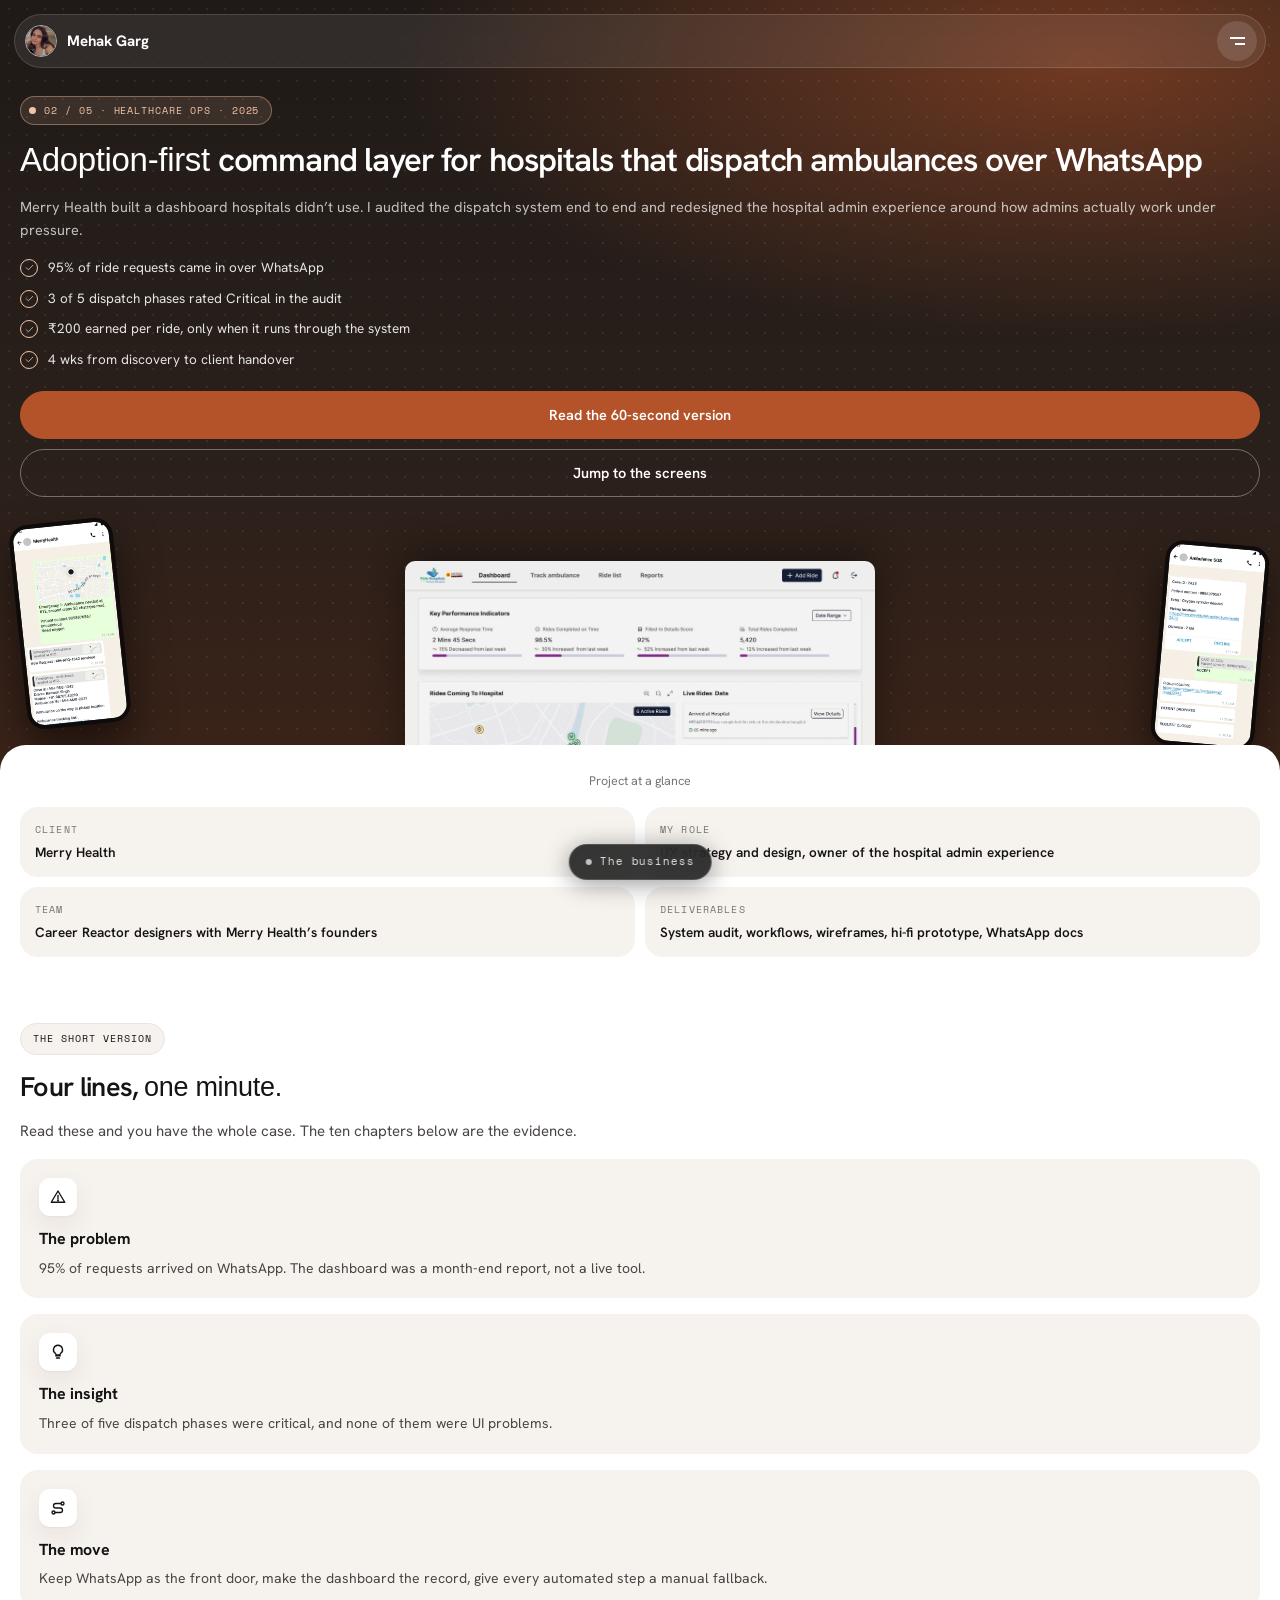
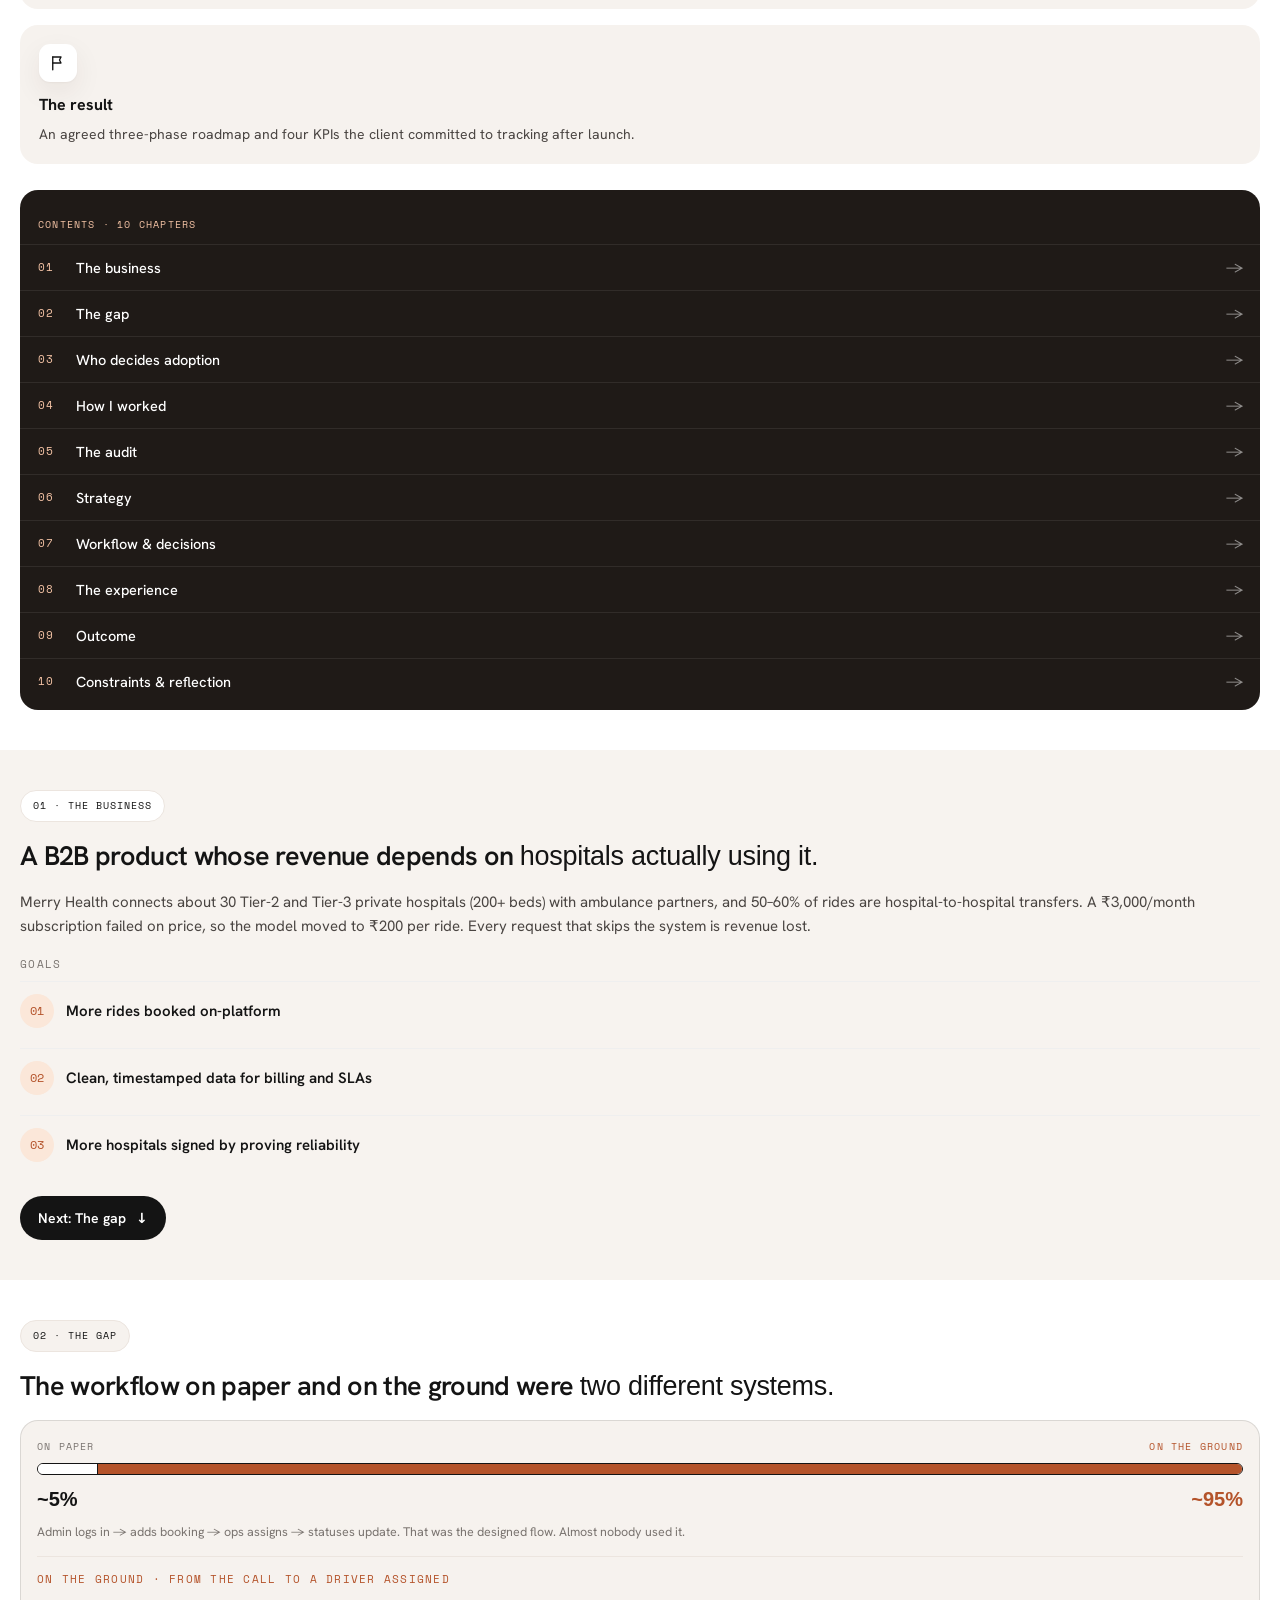
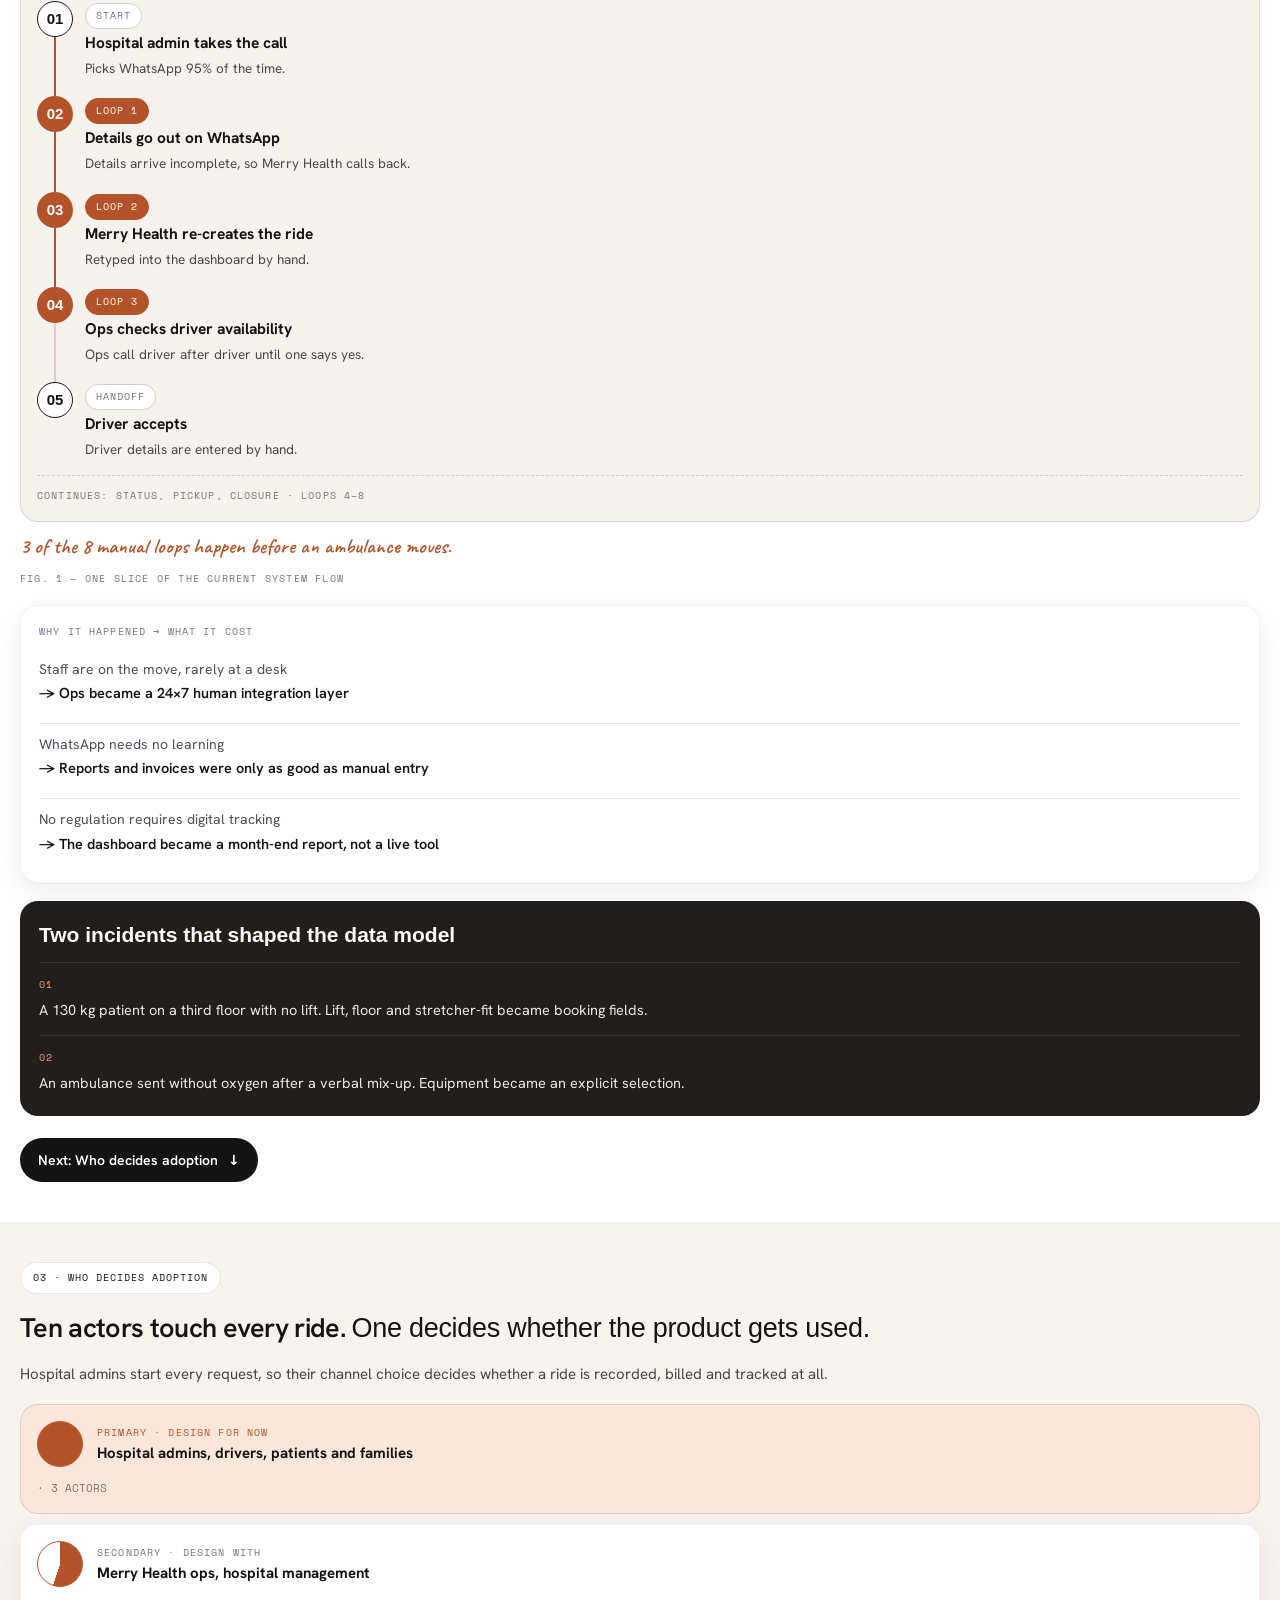
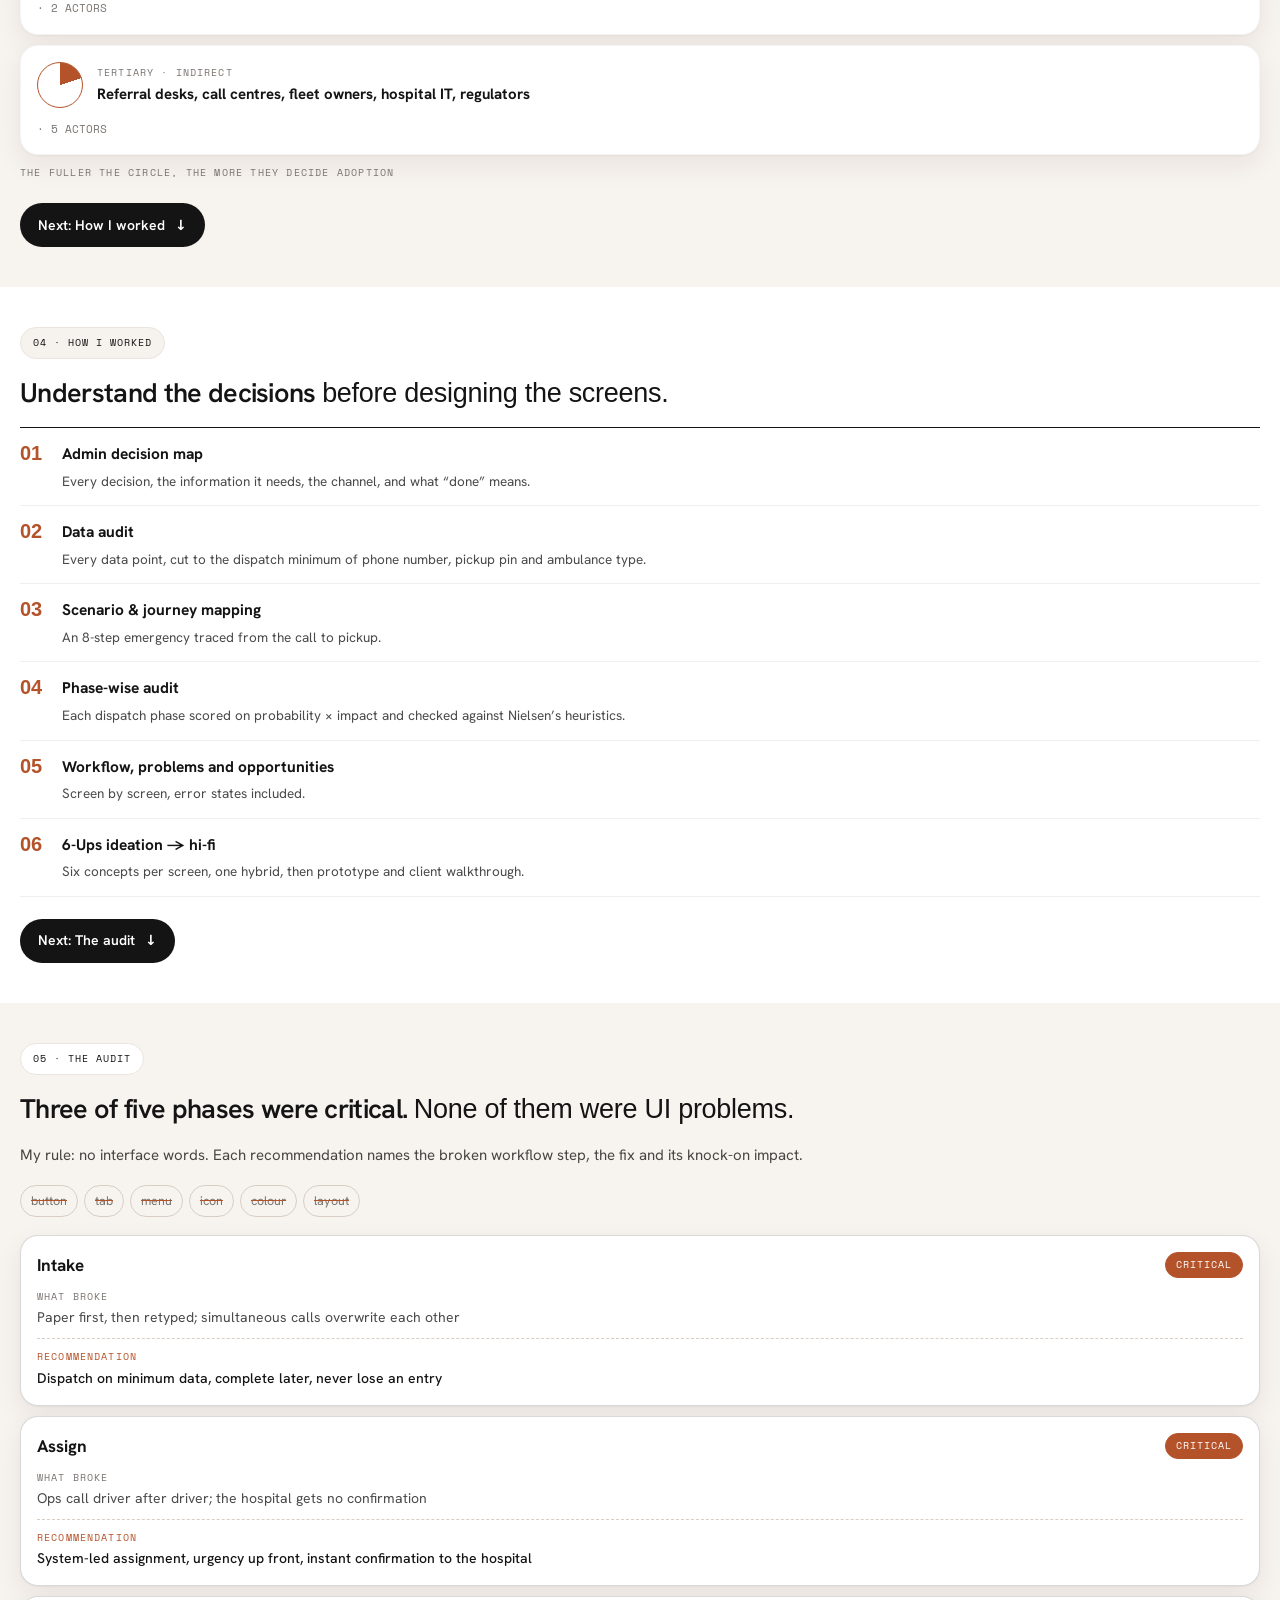
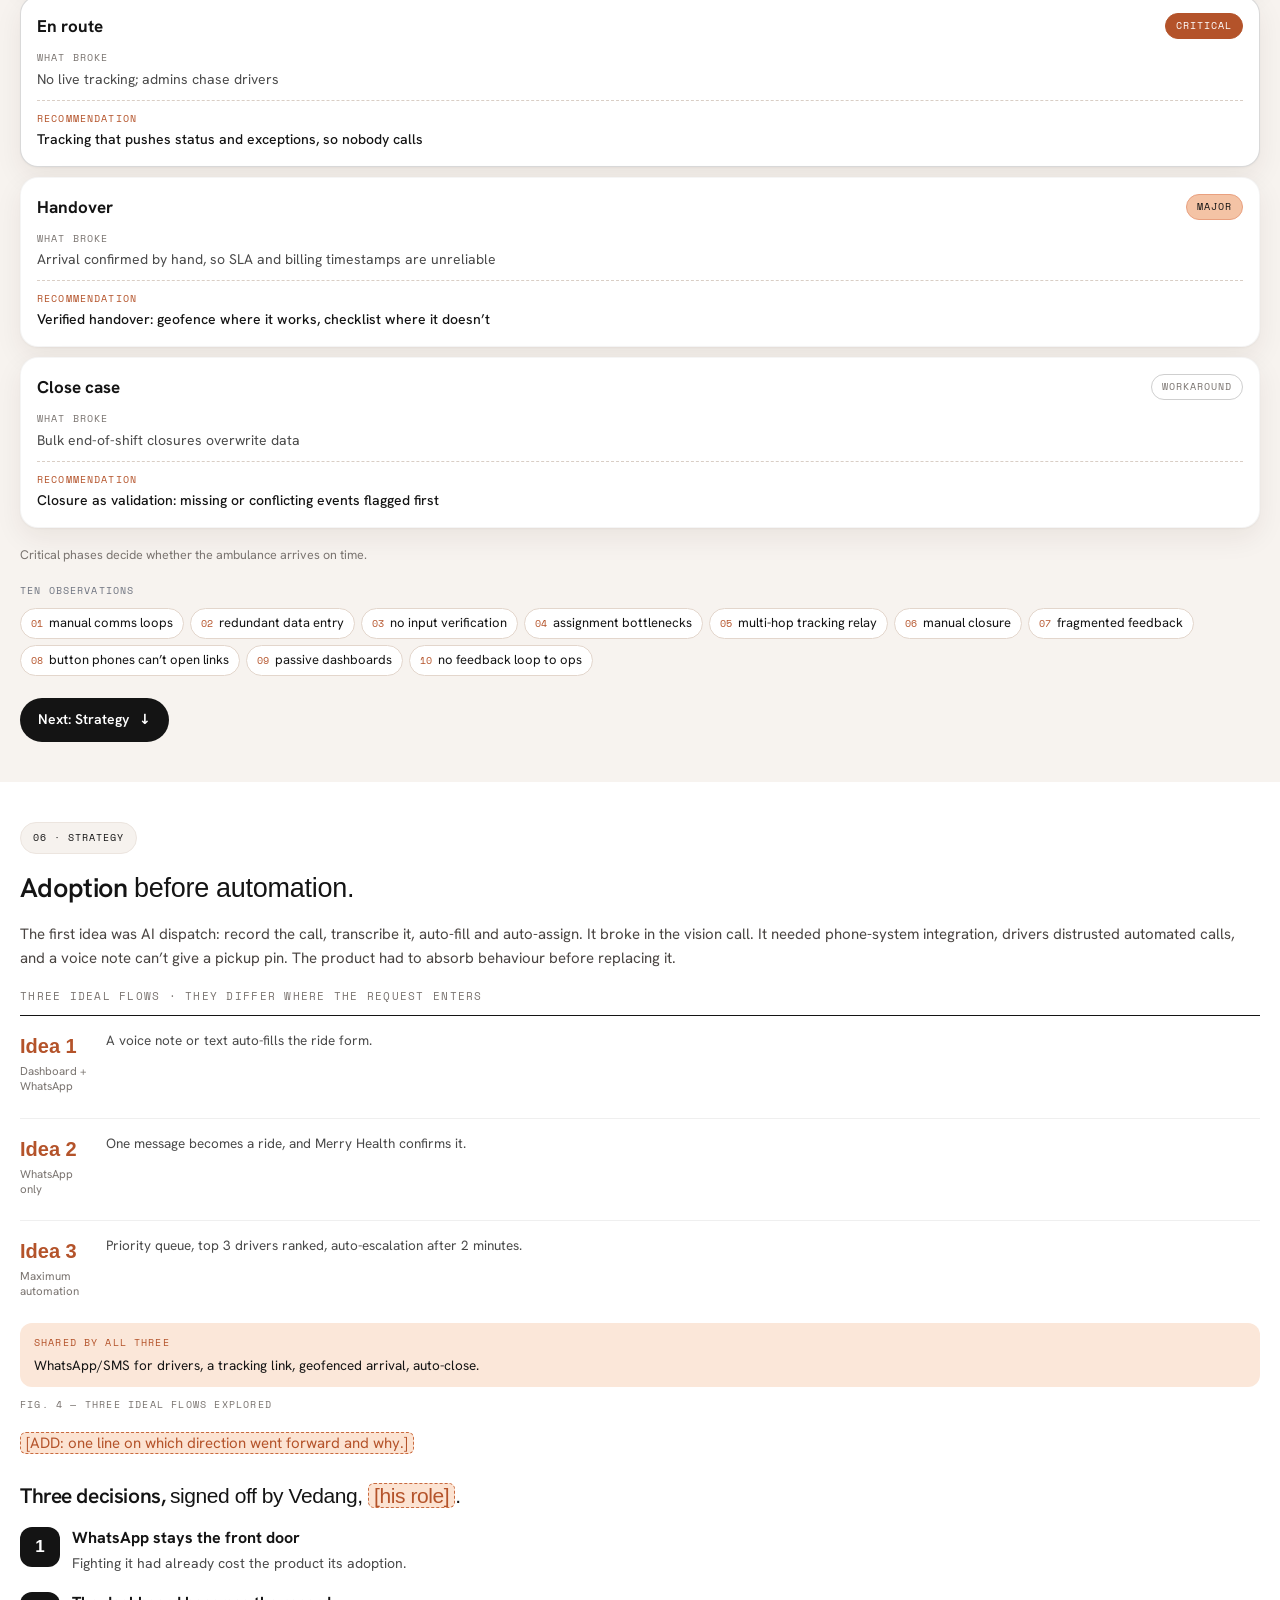
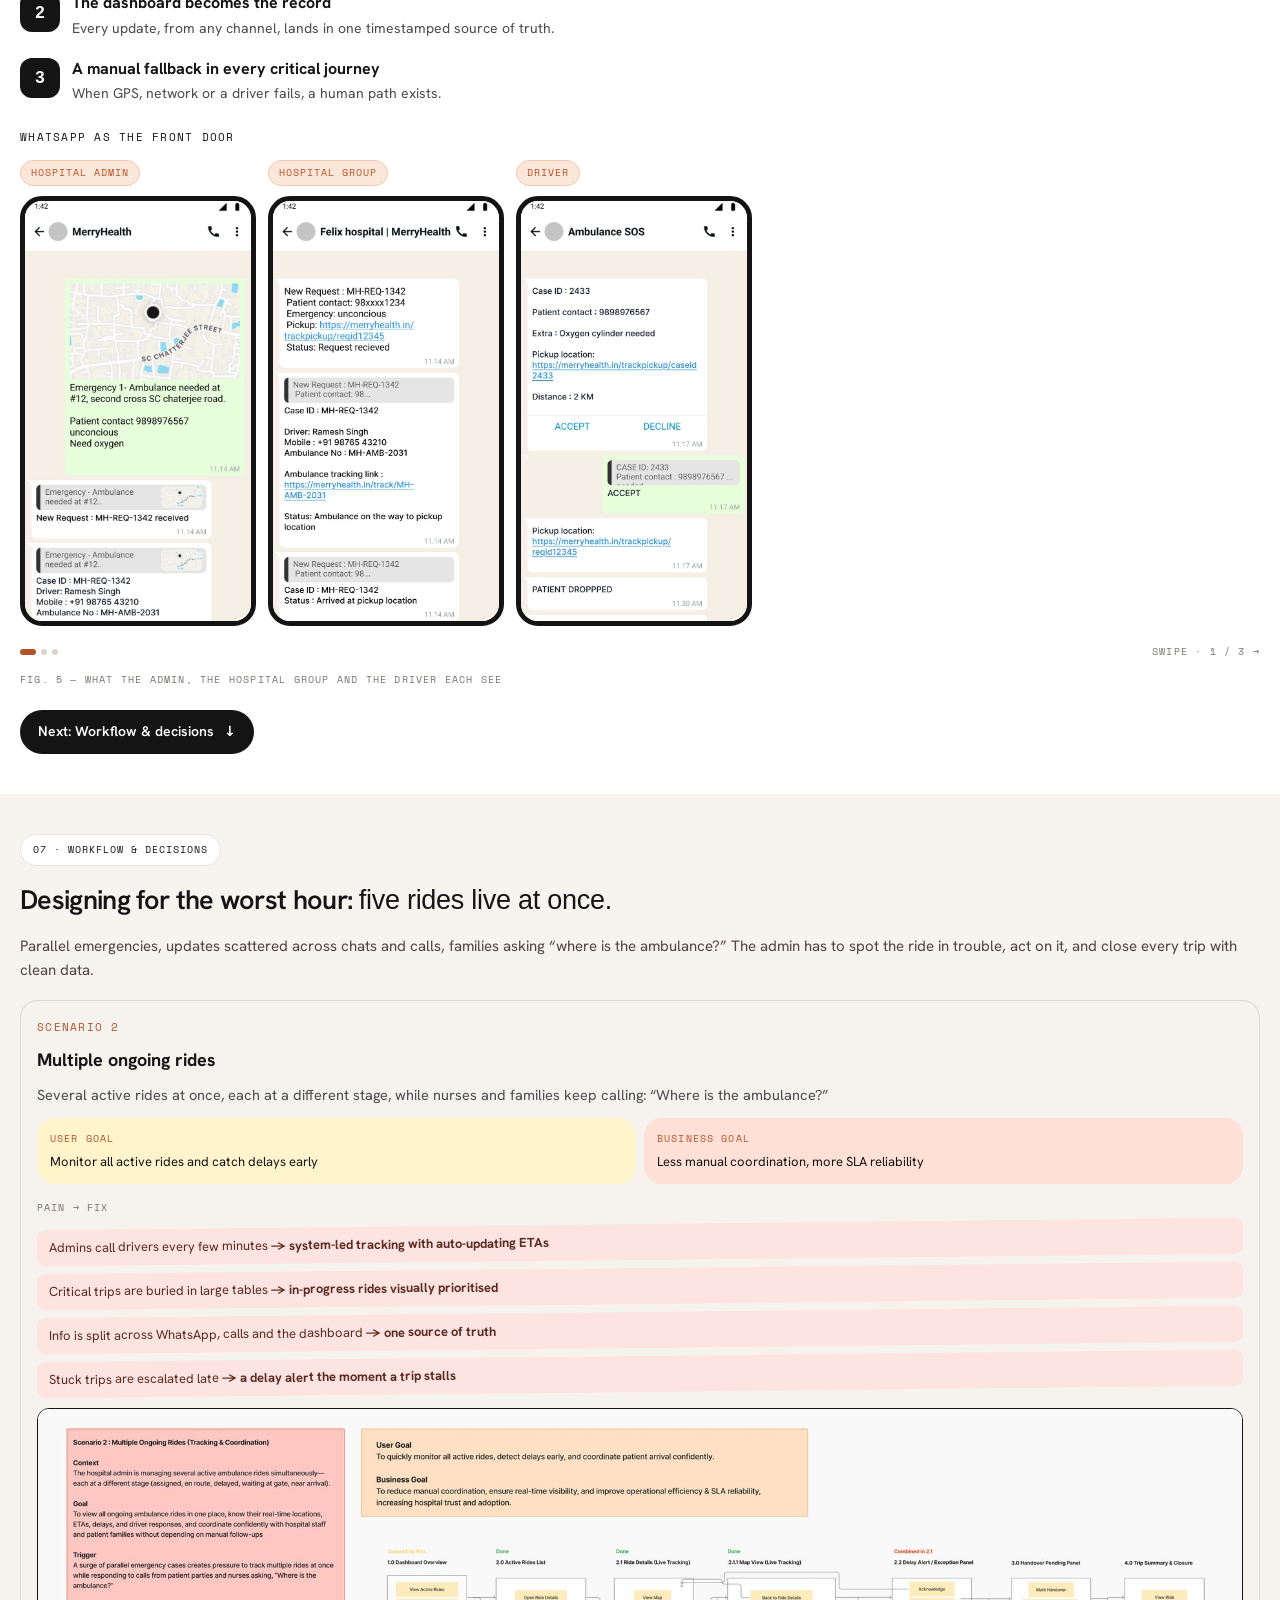
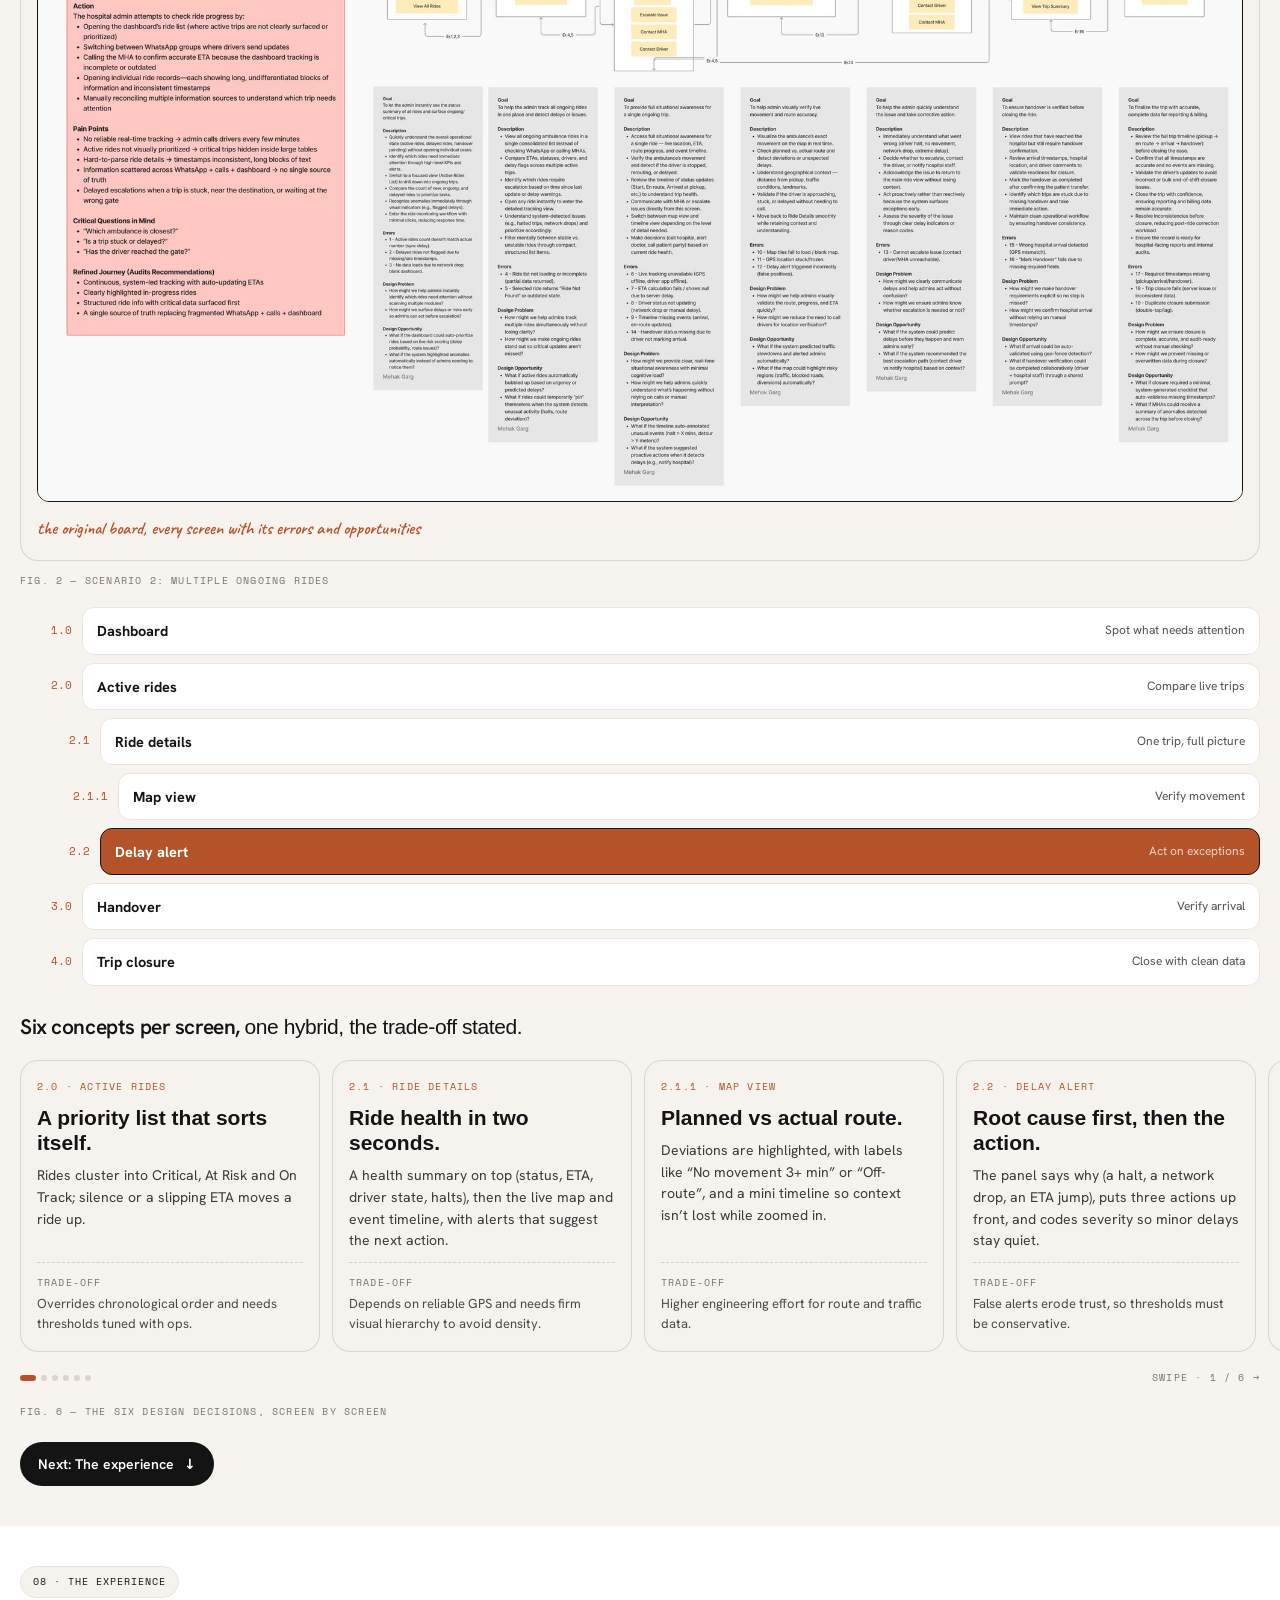
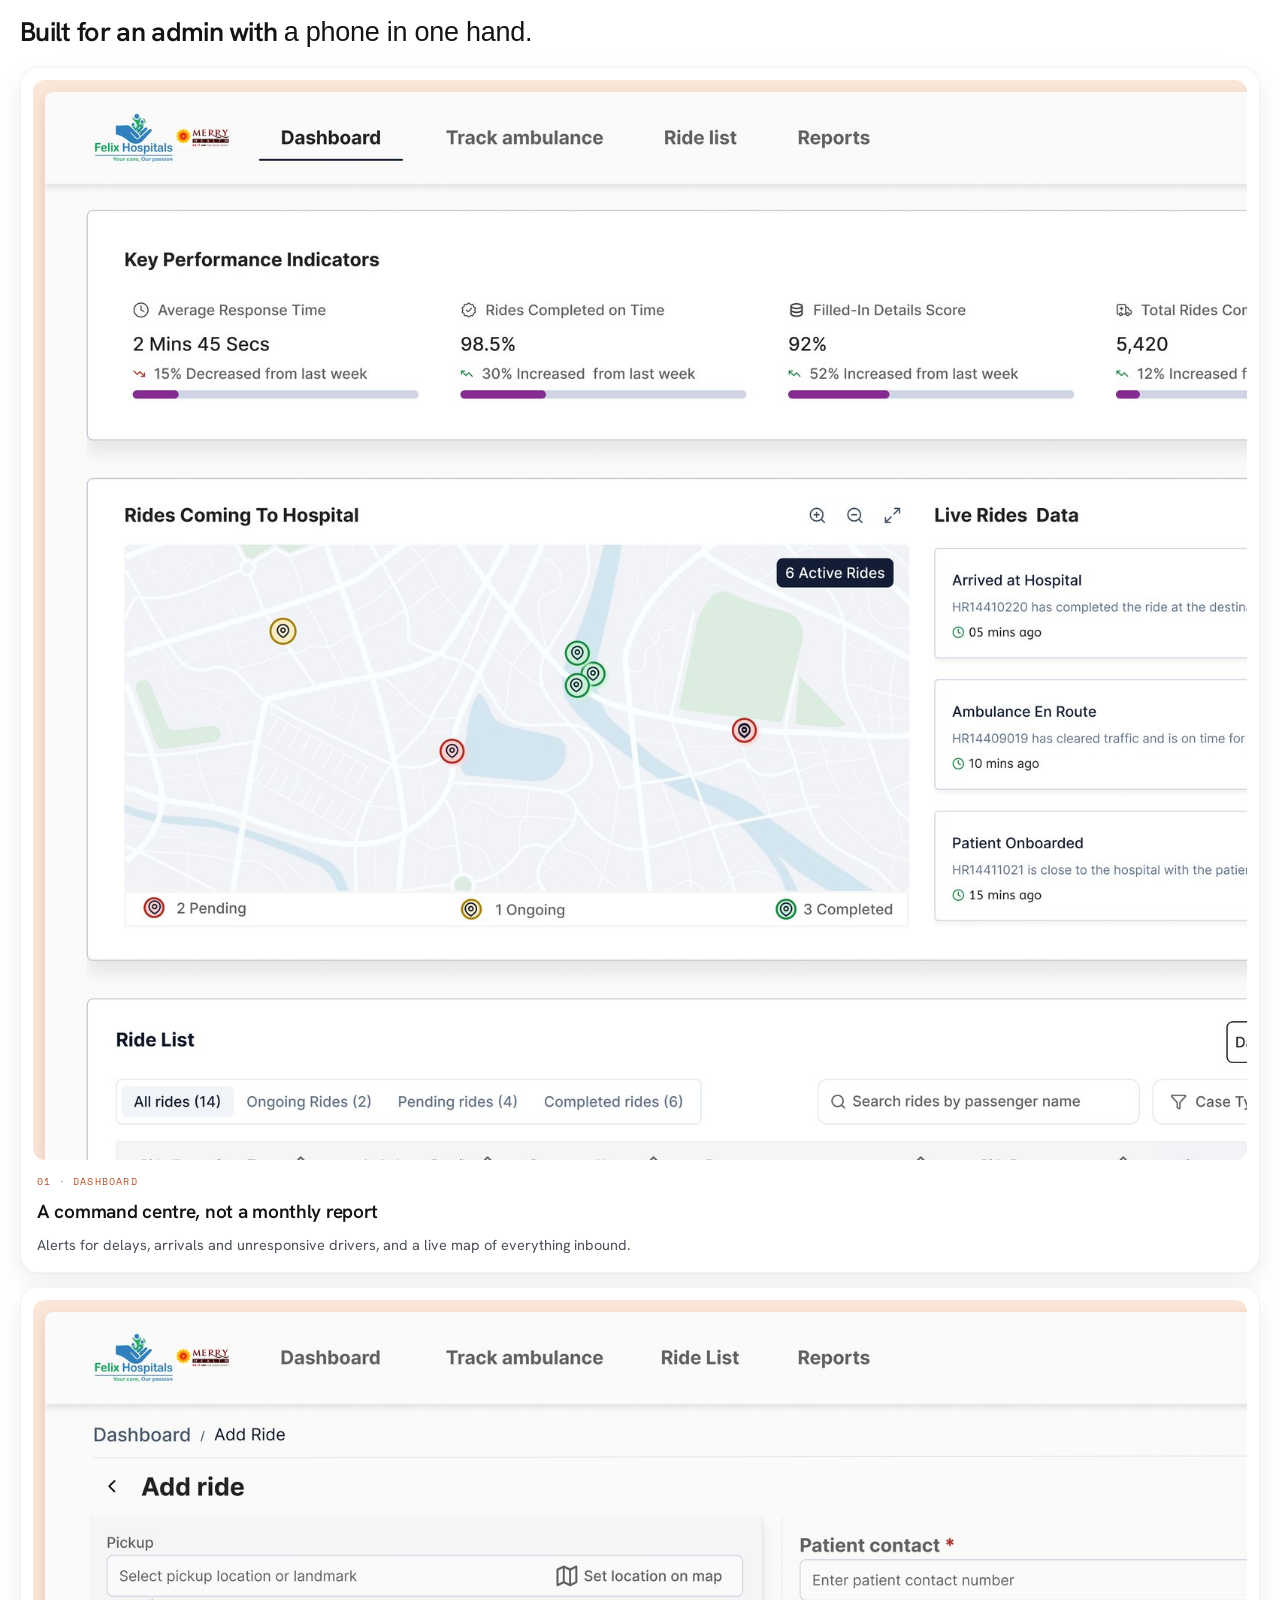
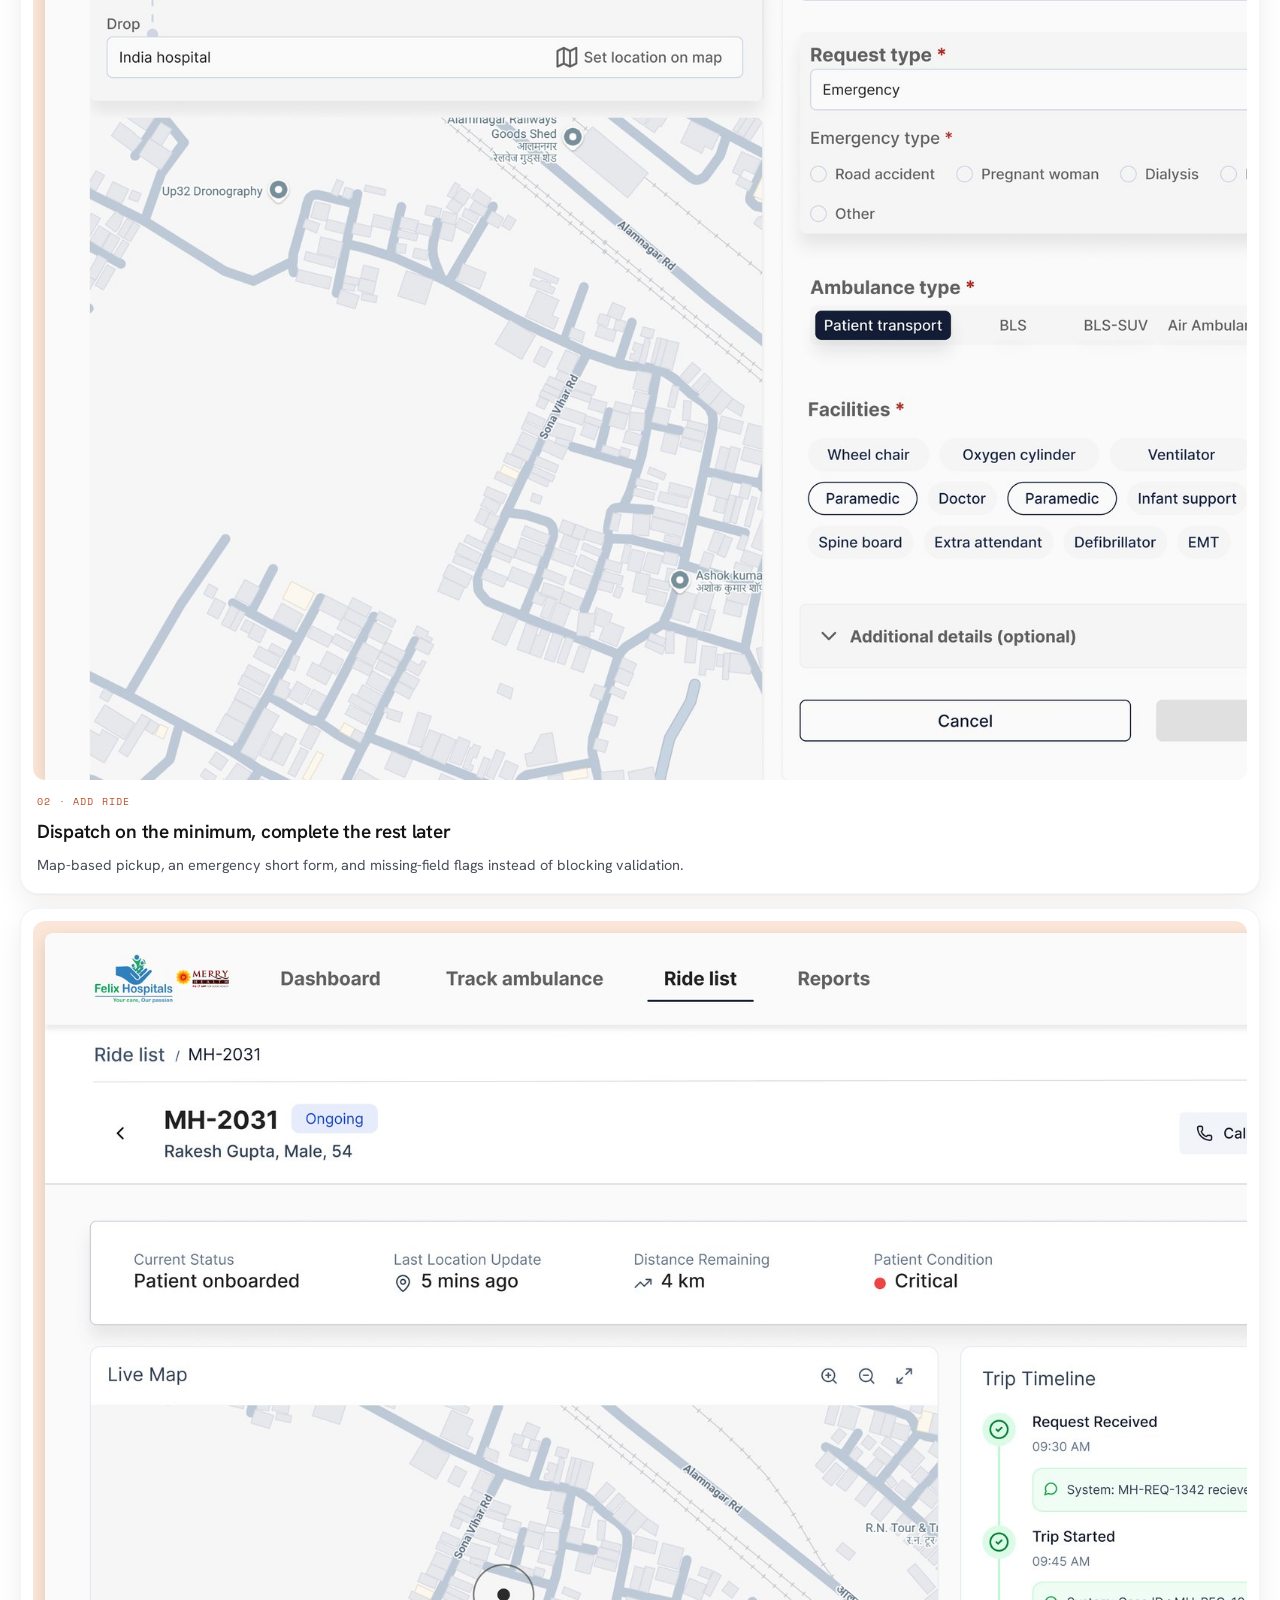
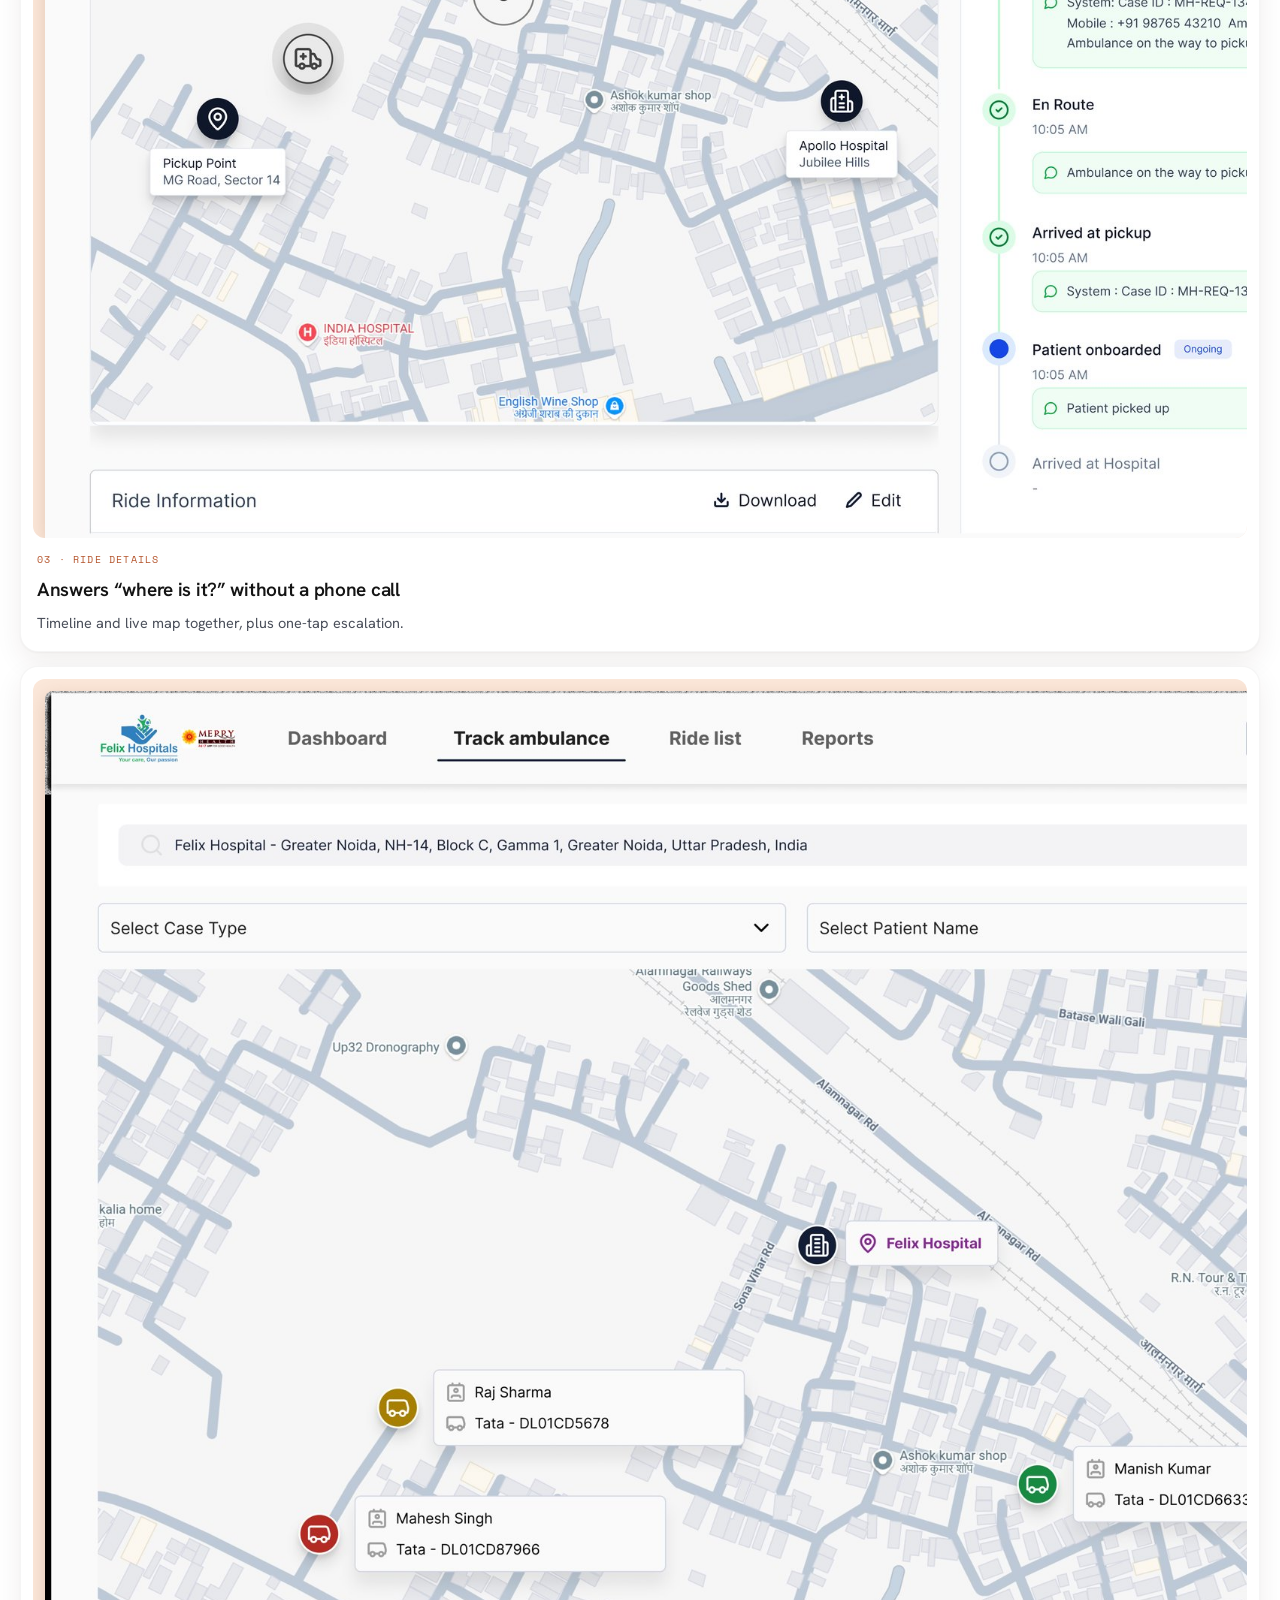
<file: case-merry-mobile.html>
<!DOCTYPE html>
<html lang="en">
<head>
<meta charset="UTF-8">
<meta name="viewport" content="width=device-width, initial-scale=1.0">
<script>if(window.innerWidth<=768||/Mobi|Android|iPhone|iPad/i.test(navigator.userAgent)){location.replace('case-merry-mobile.html');}</script>
<title>Merry Health — Mehak Garg</title>
<link rel="preconnect" href="https://fonts.googleapis.com">
<link rel="preconnect" href="https://fonts.gstatic.com" crossorigin>
<link href="https://fonts.googleapis.com/css2?family=Bodoni+Moda:ital,opsz,wght@0,6..96,400..700;1,6..96,400..700&family=Hanken+Grotesk:ital,wght@0,300..800;1,400..700&family=Space+Mono:wght@400;700&family=Caveat:wght@500;600;700&display=swap" rel="stylesheet">
<style>
*,*::before,*::after{box-sizing:border-box}
html{scroll-behavior:smooth}
body{margin:0;font-family:"Hanken Grotesk",system-ui,sans-serif;font-size:16px;line-height:1.6;color:#141414;background:#FFFFFF;-webkit-font-smoothing:antialiased}
img{max-width:100%;height:auto;display:block}
a{color:inherit;text-decoration:none}
.endcell{transition:background-color .3s ease}
.endcell:hover{background-color:#FDF4EE}
.endcell:focus-visible{outline:3px solid #141414;outline-offset:-3px}
.flink{transition:transform .3s ease}
.flink:hover{transform:translateX(-8px)}
/* funnel chart */
.fun .fl{stroke:#B4532A;stroke-width:1.2;opacity:.55;transition:opacity .2s,stroke-width .2s}
.fun .fp{display:none}.fun .p1{display:flex}.fun .o1 .ft{color:#B4532A}.fun .f1{opacity:1;stroke-width:2.2}
.fun .fo{cursor:default}.fun .fo .ft{transition:color .2s}
.fun:has(.o1:hover) .fp,.fun:has(.o1:focus-visible) .fp{display:none}.fun:has(.o1:hover) .p1,.fun:has(.o1:focus-visible) .p1{display:flex}.fun:has(.o1:hover) .fl,.fun:has(.o1:focus-visible) .fl{opacity:.25;stroke-width:1.2}.fun:has(.o1:hover) .f1,.fun:has(.o1:focus-visible) .f1{opacity:1;stroke-width:2.2}.fun .o1:hover .ft,.fun .o1:focus-visible .ft{color:#B4532A !important}
.fun:has(.o2:hover) .fp,.fun:has(.o2:focus-visible) .fp{display:none}.fun:has(.o2:hover) .p2,.fun:has(.o2:focus-visible) .p2{display:flex}.fun:has(.o2:hover) .fl,.fun:has(.o2:focus-visible) .fl{opacity:.25;stroke-width:1.2}.fun:has(.o2:hover) .f2,.fun:has(.o2:focus-visible) .f2{opacity:1;stroke-width:2.2}.fun .o2:hover .ft,.fun .o2:focus-visible .ft{color:#B4532A !important}
.fun:has(.o3:hover) .fp,.fun:has(.o3:focus-visible) .fp{display:none}.fun:has(.o3:hover) .p3,.fun:has(.o3:focus-visible) .p3{display:flex}.fun:has(.o3:hover) .fl,.fun:has(.o3:focus-visible) .fl{opacity:.25;stroke-width:1.2}.fun:has(.o3:hover) .f3,.fun:has(.o3:focus-visible) .f3{opacity:1;stroke-width:2.2}.fun .o3:hover .ft,.fun .o3:focus-visible .ft{color:#B4532A !important}
.fun:has(.o4:hover) .fp,.fun:has(.o4:focus-visible) .fp{display:none}.fun:has(.o4:hover) .p4,.fun:has(.o4:focus-visible) .p4{display:flex}.fun:has(.o4:hover) .fl,.fun:has(.o4:focus-visible) .fl{opacity:.25;stroke-width:1.2}.fun:has(.o4:hover) .f4,.fun:has(.o4:focus-visible) .f4{opacity:1;stroke-width:2.2}.fun .o4:hover .ft,.fun .o4:focus-visible .ft{color:#B4532A !important}
.fun:has(.o5:hover) .fp,.fun:has(.o5:focus-visible) .fp{display:none}.fun:has(.o5:hover) .p5,.fun:has(.o5:focus-visible) .p5{display:flex}.fun:has(.o5:hover) .fl,.fun:has(.o5:focus-visible) .fl{opacity:.25;stroke-width:1.2}.fun:has(.o5:hover) .f5,.fun:has(.o5:focus-visible) .f5{opacity:1;stroke-width:2.2}.fun .o5:hover .ft,.fun .o5:focus-visible .ft{color:#B4532A !important}
.fun:has(.o6:hover) .fp,.fun:has(.o6:focus-visible) .fp{display:none}.fun:has(.o6:hover) .p6,.fun:has(.o6:focus-visible) .p6{display:flex}.fun:has(.o6:hover) .fl,.fun:has(.o6:focus-visible) .fl{opacity:.25;stroke-width:1.2}.fun:has(.o6:hover) .f6,.fun:has(.o6:focus-visible) .f6{opacity:1;stroke-width:2.2}.fun .o6:hover .ft,.fun .o6:focus-visible .ft{color:#B4532A !important}
.fun:has(.o7:hover) .fp,.fun:has(.o7:focus-visible) .fp{display:none}.fun:has(.o7:hover) .p7,.fun:has(.o7:focus-visible) .p7{display:flex}.fun:has(.o7:hover) .fl,.fun:has(.o7:focus-visible) .fl{opacity:.25;stroke-width:1.2}.fun:has(.o7:hover) .f7,.fun:has(.o7:focus-visible) .f7{opacity:1;stroke-width:2.2}.fun .o7:hover .ft,.fun .o7:focus-visible .ft{color:#B4532A !important}
.fun:has(.o8:hover) .fp,.fun:has(.o8:focus-visible) .fp{display:none}.fun:has(.o8:hover) .p8,.fun:has(.o8:focus-visible) .p8{display:flex}.fun:has(.o8:hover) .fl,.fun:has(.o8:focus-visible) .fl{opacity:.25;stroke-width:1.2}.fun:has(.o8:hover) .f8,.fun:has(.o8:focus-visible) .f8{opacity:1;stroke-width:2.2}.fun .o8:hover .ft,.fun .o8:focus-visible .ft{color:#B4532A !important}
.fun:has(.o9:hover) .fp,.fun:has(.o9:focus-visible) .fp{display:none}.fun:has(.o9:hover) .p9,.fun:has(.o9:focus-visible) .p9{display:flex}.fun:has(.o9:hover) .fl,.fun:has(.o9:focus-visible) .fl{opacity:.25;stroke-width:1.2}.fun:has(.o9:hover) .f9,.fun:has(.o9:focus-visible) .f9{opacity:1;stroke-width:2.2}.fun .o9:hover .ft,.fun .o9:focus-visible .ft{color:#B4532A !important}
.fun:has(.o10:hover) .fp,.fun:has(.o10:focus-visible) .fp{display:none}.fun:has(.o10:hover) .p10,.fun:has(.o10:focus-visible) .p10{display:flex}.fun:has(.o10:hover) .fl,.fun:has(.o10:focus-visible) .fl{opacity:.25;stroke-width:1.2}.fun:has(.o10:hover) .f10,.fun:has(.o10:focus-visible) .f10{opacity:1;stroke-width:2.2}.fun .o10:hover .ft,.fun .o10:focus-visible .ft{color:#B4532A !important}
/* concentric circle viz */
.dc .dcirc{fill:none;stroke:#C9A48E;stroke-width:1.2;transition:stroke .2s,stroke-width .2s}
.dc .dline{stroke:#C9A48E;stroke-width:1.2;transition:stroke .2s}
.dc .dtxt{fill:#5F5F5F;font-family:"Hanken Grotesk",system-ui,sans-serif;transition:fill .2s}
.dc .dp{display:none}.dc .p1{display:flex}
.dc .g1 .dcirc,.dc .g1 .dline{stroke:#B4532A;stroke-width:2.2}.dc .g1 .dtxt{fill:#141414;font-weight:700}.dc .d1 .dln{color:#B4532A}
.dc:has(.d1:hover) .dp,.dc:has(.d1:focus-visible) .dp,.dc:has(.g1:hover) .dp{display:none}.dc:has(.d1:hover) .p1,.dc:has(.d1:focus-visible) .p1,.dc:has(.g1:hover) .p1{display:flex}.dc:has(.d1:hover) .dcirc,.dc:has(.d1:focus-visible) .dcirc,.dc:has(.g1:hover) .dcirc,.dc:has(.d1:hover) .dline,.dc:has(.d1:focus-visible) .dline,.dc:has(.g1:hover) .dline{stroke:#C9A48E;stroke-width:1.2}.dc:has(.d1:hover) .dtxt,.dc:has(.d1:focus-visible) .dtxt,.dc:has(.g1:hover) .dtxt{fill:#5F5F5F;font-weight:400}.dc:has(.d1:hover) .dln,.dc:has(.d1:focus-visible) .dln,.dc:has(.g1:hover) .dln{color:#141414}.dc:has(.d1:hover) .g1 .dcirc,.dc:has(.d1:focus-visible) .g1 .dcirc,.dc:has(.g1:hover) .g1 .dcirc,.dc:has(.d1:hover) .g1 .dline,.dc:has(.d1:focus-visible) .g1 .dline,.dc:has(.g1:hover) .g1 .dline{stroke:#B4532A;stroke-width:2.2}.dc:has(.d1:hover) .g1 .dtxt,.dc:has(.d1:focus-visible) .g1 .dtxt,.dc:has(.g1:hover) .g1 .dtxt{fill:#141414;font-weight:700}.dc:has(.d1:hover) .d1 .dln,.dc:has(.d1:focus-visible) .d1 .dln,.dc:has(.g1:hover) .d1 .dln{color:#B4532A}
.dc:has(.d2:hover) .dp,.dc:has(.d2:focus-visible) .dp,.dc:has(.g2:hover) .dp{display:none}.dc:has(.d2:hover) .p2,.dc:has(.d2:focus-visible) .p2,.dc:has(.g2:hover) .p2{display:flex}.dc:has(.d2:hover) .dcirc,.dc:has(.d2:focus-visible) .dcirc,.dc:has(.g2:hover) .dcirc,.dc:has(.d2:hover) .dline,.dc:has(.d2:focus-visible) .dline,.dc:has(.g2:hover) .dline{stroke:#C9A48E;stroke-width:1.2}.dc:has(.d2:hover) .dtxt,.dc:has(.d2:focus-visible) .dtxt,.dc:has(.g2:hover) .dtxt{fill:#5F5F5F;font-weight:400}.dc:has(.d2:hover) .dln,.dc:has(.d2:focus-visible) .dln,.dc:has(.g2:hover) .dln{color:#141414}.dc:has(.d2:hover) .g2 .dcirc,.dc:has(.d2:focus-visible) .g2 .dcirc,.dc:has(.g2:hover) .g2 .dcirc,.dc:has(.d2:hover) .g2 .dline,.dc:has(.d2:focus-visible) .g2 .dline,.dc:has(.g2:hover) .g2 .dline{stroke:#B4532A;stroke-width:2.2}.dc:has(.d2:hover) .g2 .dtxt,.dc:has(.d2:focus-visible) .g2 .dtxt,.dc:has(.g2:hover) .g2 .dtxt{fill:#141414;font-weight:700}.dc:has(.d2:hover) .d2 .dln,.dc:has(.d2:focus-visible) .d2 .dln,.dc:has(.g2:hover) .d2 .dln{color:#B4532A}
.dc:has(.d3:hover) .dp,.dc:has(.d3:focus-visible) .dp,.dc:has(.g3:hover) .dp{display:none}.dc:has(.d3:hover) .p3,.dc:has(.d3:focus-visible) .p3,.dc:has(.g3:hover) .p3{display:flex}.dc:has(.d3:hover) .dcirc,.dc:has(.d3:focus-visible) .dcirc,.dc:has(.g3:hover) .dcirc,.dc:has(.d3:hover) .dline,.dc:has(.d3:focus-visible) .dline,.dc:has(.g3:hover) .dline{stroke:#C9A48E;stroke-width:1.2}.dc:has(.d3:hover) .dtxt,.dc:has(.d3:focus-visible) .dtxt,.dc:has(.g3:hover) .dtxt{fill:#5F5F5F;font-weight:400}.dc:has(.d3:hover) .dln,.dc:has(.d3:focus-visible) .dln,.dc:has(.g3:hover) .dln{color:#141414}.dc:has(.d3:hover) .g3 .dcirc,.dc:has(.d3:focus-visible) .g3 .dcirc,.dc:has(.g3:hover) .g3 .dcirc,.dc:has(.d3:hover) .g3 .dline,.dc:has(.d3:focus-visible) .g3 .dline,.dc:has(.g3:hover) .g3 .dline{stroke:#B4532A;stroke-width:2.2}.dc:has(.d3:hover) .g3 .dtxt,.dc:has(.d3:focus-visible) .g3 .dtxt,.dc:has(.g3:hover) .g3 .dtxt{fill:#141414;font-weight:700}.dc:has(.d3:hover) .d3 .dln,.dc:has(.d3:focus-visible) .d3 .dln,.dc:has(.g3:hover) .d3 .dln{color:#B4532A}
.dc:has(.d4:hover) .dp,.dc:has(.d4:focus-visible) .dp,.dc:has(.g4:hover) .dp{display:none}.dc:has(.d4:hover) .p4,.dc:has(.d4:focus-visible) .p4,.dc:has(.g4:hover) .p4{display:flex}.dc:has(.d4:hover) .dcirc,.dc:has(.d4:focus-visible) .dcirc,.dc:has(.g4:hover) .dcirc,.dc:has(.d4:hover) .dline,.dc:has(.d4:focus-visible) .dline,.dc:has(.g4:hover) .dline{stroke:#C9A48E;stroke-width:1.2}.dc:has(.d4:hover) .dtxt,.dc:has(.d4:focus-visible) .dtxt,.dc:has(.g4:hover) .dtxt{fill:#5F5F5F;font-weight:400}.dc:has(.d4:hover) .dln,.dc:has(.d4:focus-visible) .dln,.dc:has(.g4:hover) .dln{color:#141414}.dc:has(.d4:hover) .g4 .dcirc,.dc:has(.d4:focus-visible) .g4 .dcirc,.dc:has(.g4:hover) .g4 .dcirc,.dc:has(.d4:hover) .g4 .dline,.dc:has(.d4:focus-visible) .g4 .dline,.dc:has(.g4:hover) .g4 .dline{stroke:#B4532A;stroke-width:2.2}.dc:has(.d4:hover) .g4 .dtxt,.dc:has(.d4:focus-visible) .g4 .dtxt,.dc:has(.g4:hover) .g4 .dtxt{fill:#141414;font-weight:700}.dc:has(.d4:hover) .d4 .dln,.dc:has(.d4:focus-visible) .d4 .dln,.dc:has(.g4:hover) .d4 .dln{color:#B4532A}
.dc:has(.d5:hover) .dp,.dc:has(.d5:focus-visible) .dp,.dc:has(.g5:hover) .dp{display:none}.dc:has(.d5:hover) .p5,.dc:has(.d5:focus-visible) .p5,.dc:has(.g5:hover) .p5{display:flex}.dc:has(.d5:hover) .dcirc,.dc:has(.d5:focus-visible) .dcirc,.dc:has(.g5:hover) .dcirc,.dc:has(.d5:hover) .dline,.dc:has(.d5:focus-visible) .dline,.dc:has(.g5:hover) .dline{stroke:#C9A48E;stroke-width:1.2}.dc:has(.d5:hover) .dtxt,.dc:has(.d5:focus-visible) .dtxt,.dc:has(.g5:hover) .dtxt{fill:#5F5F5F;font-weight:400}.dc:has(.d5:hover) .dln,.dc:has(.d5:focus-visible) .dln,.dc:has(.g5:hover) .dln{color:#141414}.dc:has(.d5:hover) .g5 .dcirc,.dc:has(.d5:focus-visible) .g5 .dcirc,.dc:has(.g5:hover) .g5 .dcirc,.dc:has(.d5:hover) .g5 .dline,.dc:has(.d5:focus-visible) .g5 .dline,.dc:has(.g5:hover) .g5 .dline{stroke:#B4532A;stroke-width:2.2}.dc:has(.d5:hover) .g5 .dtxt,.dc:has(.d5:focus-visible) .g5 .dtxt,.dc:has(.g5:hover) .g5 .dtxt{fill:#141414;font-weight:700}.dc:has(.d5:hover) .d5 .dln,.dc:has(.d5:focus-visible) .d5 .dln,.dc:has(.g5:hover) .d5 .dln{color:#B4532A}
.dc:has(.d6:hover) .dp,.dc:has(.d6:focus-visible) .dp,.dc:has(.g6:hover) .dp{display:none}.dc:has(.d6:hover) .p6,.dc:has(.d6:focus-visible) .p6,.dc:has(.g6:hover) .p6{display:flex}.dc:has(.d6:hover) .dcirc,.dc:has(.d6:focus-visible) .dcirc,.dc:has(.g6:hover) .dcirc,.dc:has(.d6:hover) .dline,.dc:has(.d6:focus-visible) .dline,.dc:has(.g6:hover) .dline{stroke:#C9A48E;stroke-width:1.2}.dc:has(.d6:hover) .dtxt,.dc:has(.d6:focus-visible) .dtxt,.dc:has(.g6:hover) .dtxt{fill:#5F5F5F;font-weight:400}.dc:has(.d6:hover) .dln,.dc:has(.d6:focus-visible) .dln,.dc:has(.g6:hover) .dln{color:#141414}.dc:has(.d6:hover) .g6 .dcirc,.dc:has(.d6:focus-visible) .g6 .dcirc,.dc:has(.g6:hover) .g6 .dcirc,.dc:has(.d6:hover) .g6 .dline,.dc:has(.d6:focus-visible) .g6 .dline,.dc:has(.g6:hover) .g6 .dline{stroke:#B4532A;stroke-width:2.2}.dc:has(.d6:hover) .g6 .dtxt,.dc:has(.d6:focus-visible) .g6 .dtxt,.dc:has(.g6:hover) .g6 .dtxt{fill:#141414;font-weight:700}.dc:has(.d6:hover) .d6 .dln,.dc:has(.d6:focus-visible) .d6 .dln,.dc:has(.g6:hover) .d6 .dln{color:#B4532A}
.dc .dg{pointer-events:visibleStroke}.dc .dg text{pointer-events:auto}
@media(prefers-reduced-motion:reduce){.dc .dcirc,.dc .dline,.dc .dtxt,.fun .fl,.fun .fo .ft{transition:none}}
/* ---- MOBILE ---- */
@media(max-width:900px){
  .grid-rail-l,.grid-rail-r{display:none!important}
  nav[style*="padding: 0 80px"]{padding:0 22px!important}
  div[style*="grid-template-columns: 260px"]{grid-template-columns:minmax(0,1fr)!important;gap:0!important}
  main,article,section,div{min-width:0}
  aside{display:none!important}
  #m-toc-pill{display:flex!important}
  div[style*="margin: 0 80px"]{margin:0 22px!important}
  section[style*="margin: 0 80px"]{margin:0!important}
  article{padding:40px 22px!important}
  div[style*="grid-template-columns: 7fr 5fr"],
  div[style*="grid-template-columns: 5fr 7fr"],
  div[style*="grid-template-columns: 6fr 6fr"],
  div[style*="grid-template-columns: 1fr 1.3fr 1fr"],
  div[style*="grid-template-columns: 1.25fr 1fr 1fr"],
  div[style*="grid-template-columns: 5fr 3fr 3fr"],
  div[style*="grid-template-columns: repeat(2"],
  div[style*="grid-template-columns: repeat(3"],
  div[style*="grid-template-columns: 1fr 1fr"],
  div[style*="grid-template-columns: 64px minmax"],
  div[style*="grid-template-columns: 96px 400px"],
  div[style*="grid-template-columns: 260px 1fr 1fr 2fr"],
  div[style*="grid-template-columns: 150px minmax"],
  section[style*="grid-template-columns: 7fr 5fr"],
  section[style*="grid-template-columns: 5fr 7fr"],
  section[style*="grid-template-columns: repeat(2"],
  section[style*="grid-template-columns: repeat(3"]{grid-template-columns:1fr!important;gap:16px!important}
  #m-hero>div{padding:32px 22px!important;border-right:none!important}
  section[style*="display: grid"][style*="grid-template-columns: 260px"]{grid-template-columns:1fr!important}
  div[style*="background: #FBE7D9"]{padding:32px 22px!important}
  h1[style*="font-size: 60px"],h1[style*="font-size: 58px"],h1[style*="font-size: 56px"],h1[style*="font-size: 54px"]{font-size:clamp(28px,7vw,42px)!important}
  h2[style*="font-size: 50px"],h2[style*="font-size: 46px"],h2[style*="font-size: 48px"],h2[style*="font-size: 44px"]{font-size:clamp(22px,5.5vw,32px)!important}
  [style*="max-width: 892px"],[style*="max-width: 860px"],[style*="max-width: 760px"],[style*="max-width: 780px"]{max-width:100%!important}
  div[style*="padding: 0 80px"]{padding:0 22px!important}
  img,svg{max-width:100%!important;height:auto!important}
  div[style*="width: 956px"],div[style*="width: 900px"],div[style*="width: 898px"],
  div[style*="width: 860px"],div[style*="width: 836px"],div[style*="width: 780px"],div[style*="width: 520px"]{
    width:100%!important;max-width:100%!important;overflow-x:auto
  }
  div[role="img"]{overflow-x:auto;overflow-y:hidden}
  section[style*="grid-template-columns: 1fr 1.3fr 1fr"]{grid-template-columns:1fr!important;height:auto!important}
  figure{overflow-x:auto;max-width:100%!important}
  footer[id="contact"]{height:auto!important;padding:56px 22px 40px!important}
  footer[id="contact"] div[style*="width: 440px"]{width:100%!important}
  footer[id="contact"] nav{align-items:flex-start!important}
}
</style>

<script>
(function(){
  if(window.innerWidth<=768||/Mobi|Android/i.test(navigator.userAgent)){
    window.location.replace('case-merry-mobile.html');
  }
})();
</script>
</head>
<body>
<style>

body{margin:0;background:#FFFFFF}
a{color:#141414;text-decoration:none}a:hover{color:#141414}
.endcell{transition:background-color .3s ease}
.endcell:hover{background-color:#FDF4EE}
.endcell:focus-visible,.acc:focus-visible{outline:3px solid #141414;outline-offset:-3px}
.flink{transition:transform .3s ease}
.flink:hover{transform:translateX(-8px)}

.fun .fl{stroke:#B4532A;stroke-width:1.2;opacity:.55;transition:opacity .2s,stroke-width .2s}
.fun .fp{display:none}.fun .p1{display:flex}.fun .o1 .ft{color:#B4532A}.fun .f1{opacity:1;stroke-width:2.2}
.fun .fo{cursor:default}.fun .fo .ft{transition:color .2s}
.fun:has(.o1:hover) .fp,.fun:has(.o1:focus-visible) .fp{display:none}.fun:has(.o1:hover) .p1,.fun:has(.o1:focus-visible) .p1{display:flex}.fun:has(.o1:hover) .fl,.fun:has(.o1:focus-visible) .fl{opacity:.25;stroke-width:1.2}.fun:has(.o1:hover) .f1,.fun:has(.o1:focus-visible) .f1{opacity:1;stroke-width:2.2}.fun:has(.fo:hover) .o1 .ft{color:#141414}.fun .o1:hover .ft,.fun .o1:focus-visible .ft{color:#B4532A !important}
.fun:has(.o2:hover) .fp,.fun:has(.o2:focus-visible) .fp{display:none}.fun:has(.o2:hover) .p2,.fun:has(.o2:focus-visible) .p2{display:flex}.fun:has(.o2:hover) .fl,.fun:has(.o2:focus-visible) .fl{opacity:.25;stroke-width:1.2}.fun:has(.o2:hover) .f2,.fun:has(.o2:focus-visible) .f2{opacity:1;stroke-width:2.2}.fun:has(.fo:hover) .o1 .ft{color:#141414}.fun .o2:hover .ft,.fun .o2:focus-visible .ft{color:#B4532A !important}
.fun:has(.o3:hover) .fp,.fun:has(.o3:focus-visible) .fp{display:none}.fun:has(.o3:hover) .p3,.fun:has(.o3:focus-visible) .p3{display:flex}.fun:has(.o3:hover) .fl,.fun:has(.o3:focus-visible) .fl{opacity:.25;stroke-width:1.2}.fun:has(.o3:hover) .f3,.fun:has(.o3:focus-visible) .f3{opacity:1;stroke-width:2.2}.fun:has(.fo:hover) .o1 .ft{color:#141414}.fun .o3:hover .ft,.fun .o3:focus-visible .ft{color:#B4532A !important}
.fun:has(.o4:hover) .fp,.fun:has(.o4:focus-visible) .fp{display:none}.fun:has(.o4:hover) .p4,.fun:has(.o4:focus-visible) .p4{display:flex}.fun:has(.o4:hover) .fl,.fun:has(.o4:focus-visible) .fl{opacity:.25;stroke-width:1.2}.fun:has(.o4:hover) .f4,.fun:has(.o4:focus-visible) .f4{opacity:1;stroke-width:2.2}.fun:has(.fo:hover) .o1 .ft{color:#141414}.fun .o4:hover .ft,.fun .o4:focus-visible .ft{color:#B4532A !important}
.fun:has(.o5:hover) .fp,.fun:has(.o5:focus-visible) .fp{display:none}.fun:has(.o5:hover) .p5,.fun:has(.o5:focus-visible) .p5{display:flex}.fun:has(.o5:hover) .fl,.fun:has(.o5:focus-visible) .fl{opacity:.25;stroke-width:1.2}.fun:has(.o5:hover) .f5,.fun:has(.o5:focus-visible) .f5{opacity:1;stroke-width:2.2}.fun:has(.fo:hover) .o1 .ft{color:#141414}.fun .o5:hover .ft,.fun .o5:focus-visible .ft{color:#B4532A !important}
.fun:has(.o6:hover) .fp,.fun:has(.o6:focus-visible) .fp{display:none}.fun:has(.o6:hover) .p6,.fun:has(.o6:focus-visible) .p6{display:flex}.fun:has(.o6:hover) .fl,.fun:has(.o6:focus-visible) .fl{opacity:.25;stroke-width:1.2}.fun:has(.o6:hover) .f6,.fun:has(.o6:focus-visible) .f6{opacity:1;stroke-width:2.2}.fun:has(.fo:hover) .o1 .ft{color:#141414}.fun .o6:hover .ft,.fun .o6:focus-visible .ft{color:#B4532A !important}
.fun:has(.o7:hover) .fp,.fun:has(.o7:focus-visible) .fp{display:none}.fun:has(.o7:hover) .p7,.fun:has(.o7:focus-visible) .p7{display:flex}.fun:has(.o7:hover) .fl,.fun:has(.o7:focus-visible) .fl{opacity:.25;stroke-width:1.2}.fun:has(.o7:hover) .f7,.fun:has(.o7:focus-visible) .f7{opacity:1;stroke-width:2.2}.fun:has(.fo:hover) .o1 .ft{color:#141414}.fun .o7:hover .ft,.fun .o7:focus-visible .ft{color:#B4532A !important}
.fun:has(.o8:hover) .fp,.fun:has(.o8:focus-visible) .fp{display:none}.fun:has(.o8:hover) .p8,.fun:has(.o8:focus-visible) .p8{display:flex}.fun:has(.o8:hover) .fl,.fun:has(.o8:focus-visible) .fl{opacity:.25;stroke-width:1.2}.fun:has(.o8:hover) .f8,.fun:has(.o8:focus-visible) .f8{opacity:1;stroke-width:2.2}.fun:has(.fo:hover) .o1 .ft{color:#141414}.fun .o8:hover .ft,.fun .o8:focus-visible .ft{color:#B4532A !important}
.fun:has(.o9:hover) .fp,.fun:has(.o9:focus-visible) .fp{display:none}.fun:has(.o9:hover) .p9,.fun:has(.o9:focus-visible) .p9{display:flex}.fun:has(.o9:hover) .fl,.fun:has(.o9:focus-visible) .fl{opacity:.25;stroke-width:1.2}.fun:has(.o9:hover) .f9,.fun:has(.o9:focus-visible) .f9{opacity:1;stroke-width:2.2}.fun:has(.fo:hover) .o1 .ft{color:#141414}.fun .o9:hover .ft,.fun .o9:focus-visible .ft{color:#B4532A !important}
.fun:has(.o10:hover) .fp,.fun:has(.o10:focus-visible) .fp{display:none}.fun:has(.o10:hover) .p10,.fun:has(.o10:focus-visible) .p10{display:flex}.fun:has(.o10:hover) .fl,.fun:has(.o10:focus-visible) .fl{opacity:.25;stroke-width:1.2}.fun:has(.o10:hover) .f10,.fun:has(.o10:focus-visible) .f10{opacity:1;stroke-width:2.2}.fun:has(.fo:hover) .o1 .ft{color:#141414}.fun .o10:hover .ft,.fun .o10:focus-visible .ft{color:#B4532A !important}
@media (prefers-reduced-motion: reduce){.fun .fl,.fun .fo .ft{transition:none}}

.dc .dcirc{fill:none;stroke:#C9A48E;stroke-width:1.2;transition:stroke .2s,stroke-width .2s}
.dc .dline{stroke:#C9A48E;stroke-width:1.2;transition:stroke .2s}
.dc .dtxt{fill:#5F5F5F;font-family:"Inter",system-ui,sans-serif;transition:fill .2s}
.dc .dp{display:none}.dc .p1{display:flex}
.dc .g1 .dcirc,.dc .g1 .dline{stroke:#B4532A;stroke-width:2.2}.dc .g1 .dtxt{fill:#141414;font-weight:700}.dc .d1 .dln{color:#B4532A}
.dc:has(.d1:hover) .dp,.dc:has(.d1:focus-visible) .dp,.dc:has(.g1:hover) .dp{display:none}.dc:has(.d1:hover) .p1,.dc:has(.d1:focus-visible) .p1,.dc:has(.g1:hover) .p1{display:flex}.dc:has(.d1:hover) .dcirc,.dc:has(.d1:focus-visible) .dcirc,.dc:has(.g1:hover) .dcirc,.dc:has(.d1:hover) .dline,.dc:has(.d1:focus-visible) .dline,.dc:has(.g1:hover) .dline{stroke:#C9A48E;stroke-width:1.2}.dc:has(.d1:hover) .dtxt,.dc:has(.d1:focus-visible) .dtxt,.dc:has(.g1:hover) .dtxt{fill:#5F5F5F;font-weight:400}.dc:has(.d1:hover) .dln,.dc:has(.d1:focus-visible) .dln,.dc:has(.g1:hover) .dln{color:#141414}.dc:has(.d1:hover) .g1 .dcirc,.dc:has(.d1:focus-visible) .g1 .dcirc,.dc:has(.g1:hover) .g1 .dcirc,.dc:has(.d1:hover) .g1 .dline,.dc:has(.d1:focus-visible) .g1 .dline,.dc:has(.g1:hover) .g1 .dline{stroke:#B4532A;stroke-width:2.2}.dc:has(.d1:hover) .g1 .dtxt,.dc:has(.d1:focus-visible) .g1 .dtxt,.dc:has(.g1:hover) .g1 .dtxt{fill:#141414;font-weight:700}.dc:has(.d1:hover) .d1 .dln,.dc:has(.d1:focus-visible) .d1 .dln,.dc:has(.g1:hover) .d1 .dln{color:#B4532A}
.dc:has(.d2:hover) .dp,.dc:has(.d2:focus-visible) .dp,.dc:has(.g2:hover) .dp{display:none}.dc:has(.d2:hover) .p2,.dc:has(.d2:focus-visible) .p2,.dc:has(.g2:hover) .p2{display:flex}.dc:has(.d2:hover) .dcirc,.dc:has(.d2:focus-visible) .dcirc,.dc:has(.g2:hover) .dcirc,.dc:has(.d2:hover) .dline,.dc:has(.d2:focus-visible) .dline,.dc:has(.g2:hover) .dline{stroke:#C9A48E;stroke-width:1.2}.dc:has(.d2:hover) .dtxt,.dc:has(.d2:focus-visible) .dtxt,.dc:has(.g2:hover) .dtxt{fill:#5F5F5F;font-weight:400}.dc:has(.d2:hover) .dln,.dc:has(.d2:focus-visible) .dln,.dc:has(.g2:hover) .dln{color:#141414}.dc:has(.d2:hover) .g2 .dcirc,.dc:has(.d2:focus-visible) .g2 .dcirc,.dc:has(.g2:hover) .g2 .dcirc,.dc:has(.d2:hover) .g2 .dline,.dc:has(.d2:focus-visible) .g2 .dline,.dc:has(.g2:hover) .g2 .dline{stroke:#B4532A;stroke-width:2.2}.dc:has(.d2:hover) .g2 .dtxt,.dc:has(.d2:focus-visible) .g2 .dtxt,.dc:has(.g2:hover) .g2 .dtxt{fill:#141414;font-weight:700}.dc:has(.d2:hover) .d2 .dln,.dc:has(.d2:focus-visible) .d2 .dln,.dc:has(.g2:hover) .d2 .dln{color:#B4532A}
.dc:has(.d3:hover) .dp,.dc:has(.d3:focus-visible) .dp,.dc:has(.g3:hover) .dp{display:none}.dc:has(.d3:hover) .p3,.dc:has(.d3:focus-visible) .p3,.dc:has(.g3:hover) .p3{display:flex}.dc:has(.d3:hover) .dcirc,.dc:has(.d3:focus-visible) .dcirc,.dc:has(.g3:hover) .dcirc,.dc:has(.d3:hover) .dline,.dc:has(.d3:focus-visible) .dline,.dc:has(.g3:hover) .dline{stroke:#C9A48E;stroke-width:1.2}.dc:has(.d3:hover) .dtxt,.dc:has(.d3:focus-visible) .dtxt,.dc:has(.g3:hover) .dtxt{fill:#5F5F5F;font-weight:400}.dc:has(.d3:hover) .dln,.dc:has(.d3:focus-visible) .dln,.dc:has(.g3:hover) .dln{color:#141414}.dc:has(.d3:hover) .g3 .dcirc,.dc:has(.d3:focus-visible) .g3 .dcirc,.dc:has(.g3:hover) .g3 .dcirc,.dc:has(.d3:hover) .g3 .dline,.dc:has(.d3:focus-visible) .g3 .dline,.dc:has(.g3:hover) .g3 .dline{stroke:#B4532A;stroke-width:2.2}.dc:has(.d3:hover) .g3 .dtxt,.dc:has(.d3:focus-visible) .g3 .dtxt,.dc:has(.g3:hover) .g3 .dtxt{fill:#141414;font-weight:700}.dc:has(.d3:hover) .d3 .dln,.dc:has(.d3:focus-visible) .d3 .dln,.dc:has(.g3:hover) .d3 .dln{color:#B4532A}
.dc:has(.d4:hover) .dp,.dc:has(.d4:focus-visible) .dp,.dc:has(.g4:hover) .dp{display:none}.dc:has(.d4:hover) .p4,.dc:has(.d4:focus-visible) .p4,.dc:has(.g4:hover) .p4{display:flex}.dc:has(.d4:hover) .dcirc,.dc:has(.d4:focus-visible) .dcirc,.dc:has(.g4:hover) .dcirc,.dc:has(.d4:hover) .dline,.dc:has(.d4:focus-visible) .dline,.dc:has(.g4:hover) .dline{stroke:#C9A48E;stroke-width:1.2}.dc:has(.d4:hover) .dtxt,.dc:has(.d4:focus-visible) .dtxt,.dc:has(.g4:hover) .dtxt{fill:#5F5F5F;font-weight:400}.dc:has(.d4:hover) .dln,.dc:has(.d4:focus-visible) .dln,.dc:has(.g4:hover) .dln{color:#141414}.dc:has(.d4:hover) .g4 .dcirc,.dc:has(.d4:focus-visible) .g4 .dcirc,.dc:has(.g4:hover) .g4 .dcirc,.dc:has(.d4:hover) .g4 .dline,.dc:has(.d4:focus-visible) .g4 .dline,.dc:has(.g4:hover) .g4 .dline{stroke:#B4532A;stroke-width:2.2}.dc:has(.d4:hover) .g4 .dtxt,.dc:has(.d4:focus-visible) .g4 .dtxt,.dc:has(.g4:hover) .g4 .dtxt{fill:#141414;font-weight:700}.dc:has(.d4:hover) .d4 .dln,.dc:has(.d4:focus-visible) .d4 .dln,.dc:has(.g4:hover) .d4 .dln{color:#B4532A}
.dc:has(.d5:hover) .dp,.dc:has(.d5:focus-visible) .dp,.dc:has(.g5:hover) .dp{display:none}.dc:has(.d5:hover) .p5,.dc:has(.d5:focus-visible) .p5,.dc:has(.g5:hover) .p5{display:flex}.dc:has(.d5:hover) .dcirc,.dc:has(.d5:focus-visible) .dcirc,.dc:has(.g5:hover) .dcirc,.dc:has(.d5:hover) .dline,.dc:has(.d5:focus-visible) .dline,.dc:has(.g5:hover) .dline{stroke:#C9A48E;stroke-width:1.2}.dc:has(.d5:hover) .dtxt,.dc:has(.d5:focus-visible) .dtxt,.dc:has(.g5:hover) .dtxt{fill:#5F5F5F;font-weight:400}.dc:has(.d5:hover) .dln,.dc:has(.d5:focus-visible) .dln,.dc:has(.g5:hover) .dln{color:#141414}.dc:has(.d5:hover) .g5 .dcirc,.dc:has(.d5:focus-visible) .g5 .dcirc,.dc:has(.g5:hover) .g5 .dcirc,.dc:has(.d5:hover) .g5 .dline,.dc:has(.d5:focus-visible) .g5 .dline,.dc:has(.g5:hover) .g5 .dline{stroke:#B4532A;stroke-width:2.2}.dc:has(.d5:hover) .g5 .dtxt,.dc:has(.d5:focus-visible) .g5 .dtxt,.dc:has(.g5:hover) .g5 .dtxt{fill:#141414;font-weight:700}.dc:has(.d5:hover) .d5 .dln,.dc:has(.d5:focus-visible) .d5 .dln,.dc:has(.g5:hover) .d5 .dln{color:#B4532A}
.dc:has(.d6:hover) .dp,.dc:has(.d6:focus-visible) .dp,.dc:has(.g6:hover) .dp{display:none}.dc:has(.d6:hover) .p6,.dc:has(.d6:focus-visible) .p6,.dc:has(.g6:hover) .p6{display:flex}.dc:has(.d6:hover) .dcirc,.dc:has(.d6:focus-visible) .dcirc,.dc:has(.g6:hover) .dcirc,.dc:has(.d6:hover) .dline,.dc:has(.d6:focus-visible) .dline,.dc:has(.g6:hover) .dline{stroke:#C9A48E;stroke-width:1.2}.dc:has(.d6:hover) .dtxt,.dc:has(.d6:focus-visible) .dtxt,.dc:has(.g6:hover) .dtxt{fill:#5F5F5F;font-weight:400}.dc:has(.d6:hover) .dln,.dc:has(.d6:focus-visible) .dln,.dc:has(.g6:hover) .dln{color:#141414}.dc:has(.d6:hover) .g6 .dcirc,.dc:has(.d6:focus-visible) .g6 .dcirc,.dc:has(.g6:hover) .g6 .dcirc,.dc:has(.d6:hover) .g6 .dline,.dc:has(.d6:focus-visible) .g6 .dline,.dc:has(.g6:hover) .g6 .dline{stroke:#B4532A;stroke-width:2.2}.dc:has(.d6:hover) .g6 .dtxt,.dc:has(.d6:focus-visible) .g6 .dtxt,.dc:has(.g6:hover) .g6 .dtxt{fill:#141414;font-weight:700}.dc:has(.d6:hover) .d6 .dln,.dc:has(.d6:focus-visible) .d6 .dln,.dc:has(.g6:hover) .d6 .dln{color:#B4532A}
.dc .dg{pointer-events:visibleStroke}.dc .dg text{pointer-events:auto}
@media (prefers-reduced-motion: reduce){.dc .dcirc,.dc .dline,.dc .dtxt{transition:none}}
.swipe{scroll-snap-type:x mandatory;-webkit-overflow-scrolling:touch;scrollbar-width:none}.swipe::-webkit-scrollbar{display:none}html{scroll-behavior:smooth}article{scroll-margin-top:60px}
</style>

<section style="position: relative; overflow: hidden; padding: 14px 14px 0; background: radial-gradient(90% 60% at 85% 8%, rgba(180,83,42,0.55) 0%, rgba(180,83,42,0) 60%), linear-gradient(180deg, #1F1A17 0%, #2A201B 60%, #3B2318 100%)"><span aria-hidden="true" style="position: absolute; inset: 0; background-image: radial-gradient(rgba(255,255,255,0.07) 1px, transparent 1px); background-size: 18px 18px"></span><div style="position: relative; display: flex; flex-direction: column; gap: 18px"><nav id="top" style="display: flex; justify-content: space-between; align-items: center; height: 54px; padding: 0 8px 0 10px; border-radius: 999px; background: rgba(255,255,255,0.08); border: 1px solid rgba(255,255,255,0.14); backdrop-filter: blur(10px)"><a href="index.html" style="display: flex; align-items: center; gap: 10px; text-decoration: none; color: inherit"><span style="width: 32px; height: 32px; border-radius: 50%; overflow: hidden; border: 1.5px solid rgba(255,255,255,0.6)"><img src="./assets/5ee40e8ef9190bccf842103b540fe49b.png" alt="" style="width: 100%; height: 100%; object-fit: cover"></span><span style="font-weight: 700; font-size: 15px; color: #FFFFFF">Mehak Garg</span></a><a href="#menu" aria-label="Menu" style="width: 40px; height: 40px; border-radius: 50%; background: rgba(255,255,255,0.12); display: flex; flex-direction: column; align-items: center; justify-content: center; gap: 4px"><span style="width: 15px; height: 1.6px; background: #FFFFFF"></span><span style="width: 10px; height: 1.6px; background: #FFFFFF; margin-left: 5px"></span></a></nav><div style="padding: 10px 6px 0; display: flex; flex-direction: column; gap: 16px"><span style="align-self: flex-start; display: inline-flex; align-items: center; gap: 8px; padding: 6px 12px 6px 8px; border-radius: 999px; background: rgba(244,195,165,0.12); border: 1px solid rgba(244,195,165,0.4); font-family: 'Space Mono', monospace; font-size: 9.5px; letter-spacing: 0.1em; color: #F4C3A5"><span style="width: 7px; height: 7px; border-radius: 50%; background: #F4C3A5"></span>02 / 05 · HEALTHCARE OPS · 2025</span><h1 style="margin: 0; font-weight: 600; font-size: 33px; line-height: 1.14; letter-spacing: -0.035em; color: #FFFFFF"><span style="font-family: 'Inter', sans-serif; letter-spacing: -0.01em; color: {{marker}}; font-weight: 500">Adoption-first</span> command layer for hospitals that dispatch ambulances over WhatsApp</h1><p style="margin: 0; font-size: 14.5px; line-height: 1.6; color: rgba(255,255,255,0.72)">Merry Health built a dashboard hospitals didn’t use. I audited the dispatch system end to end and redesigned the hospital admin experience around how admins actually work under pressure.</p><ul style="margin: 0; padding: 0; list-style: none; display: flex; flex-direction: column; gap: 9px"><li style="display: flex; align-items: center; gap: 10px; font-size: 13.5px; color: rgba(255,255,255,0.88)"><span style="flex: none; width: 18px; height: 18px; border-radius: 50%; border: 1.5px solid #F4C3A5; display: flex; align-items: center; justify-content: center"><svg aria-hidden="true" width="11" height="11" viewBox="0 0 24 24" fill="none" stroke="#F4C3A5" stroke-width="1.8" stroke-linecap="round" stroke-linejoin="round"><path d="M5 12.5l4.5 4.5L19 7.5"></path></svg></span>95% of ride requests came in over WhatsApp</li><li style="display: flex; align-items: center; gap: 10px; font-size: 13.5px; color: rgba(255,255,255,0.88)"><span style="flex: none; width: 18px; height: 18px; border-radius: 50%; border: 1.5px solid #F4C3A5; display: flex; align-items: center; justify-content: center"><svg aria-hidden="true" width="11" height="11" viewBox="0 0 24 24" fill="none" stroke="#F4C3A5" stroke-width="1.8" stroke-linecap="round" stroke-linejoin="round"><path d="M5 12.5l4.5 4.5L19 7.5"></path></svg></span>3 of 5 dispatch phases rated Critical in the audit</li><li style="display: flex; align-items: center; gap: 10px; font-size: 13.5px; color: rgba(255,255,255,0.88)"><span style="flex: none; width: 18px; height: 18px; border-radius: 50%; border: 1.5px solid #F4C3A5; display: flex; align-items: center; justify-content: center"><svg aria-hidden="true" width="11" height="11" viewBox="0 0 24 24" fill="none" stroke="#F4C3A5" stroke-width="1.8" stroke-linecap="round" stroke-linejoin="round"><path d="M5 12.5l4.5 4.5L19 7.5"></path></svg></span>₹200 earned per ride, only when it runs through the system</li><li style="display: flex; align-items: center; gap: 10px; font-size: 13.5px; color: rgba(255,255,255,0.88)"><span style="flex: none; width: 18px; height: 18px; border-radius: 50%; border: 1.5px solid #F4C3A5; display: flex; align-items: center; justify-content: center"><svg aria-hidden="true" width="11" height="11" viewBox="0 0 24 24" fill="none" stroke="#F4C3A5" stroke-width="1.8" stroke-linecap="round" stroke-linejoin="round"><path d="M5 12.5l4.5 4.5L19 7.5"></path></svg></span>4 wks from discovery to client handover</li></ul><div style="display: flex; flex-direction: column; gap: 10px; padding-top: 4px"><a href="#short" style="display: flex; width: 100%; box-sizing: border-box; min-height: 48px; padding: 0 20px; align-items: center; justify-content: center; gap: 8px; border-radius: 999px; background: #B4532A; color: #FFFFFF; border: 1px solid #B4532A; font-size: 14.5px; font-weight: 600">Read the 60-second version</a><a href="#m-experience" style="display: flex; width: 100%; box-sizing: border-box; min-height: 48px; padding: 0 20px; align-items: center; justify-content: center; gap: 8px; border-radius: 999px; background: transparent; color: #FFFFFF; border: 1px solid rgba(255,255,255,0.35); font-size: 14.5px; font-weight: 600">Jump to the screens</a></div></div><div aria-hidden="true" style="position: relative; height: 250px; margin: 6px -14px 0"><img src="./assets/c919471e5939bbc3dc0dc6e9c0e1cc88.jpg" alt="" style="position: absolute; left: 50%; top: 40px; width: 470px; margin-left: -235px; border-radius: 10px 10px 0 0; box-shadow: 0 -10px 40px rgba(0,0,0,0.4); opacity: 0.95"><span style="position: absolute; left: 18px; top: 0; width: 104px; padding: 4px; border-radius: 18px; background: #0E0B0A; transform: rotate(-6deg); box-shadow: 0 20px 40px rgba(0,0,0,0.5)"><img src="./assets/dde0605531398308446f1f6f9396f8a9.jpg" alt="" style="display: block; width: 100%; border-radius: 14px"></span><span style="position: absolute; right: 18px; top: 22px; width: 104px; padding: 4px; border-radius: 18px; background: #0E0B0A; transform: rotate(5deg); box-shadow: 0 20px 40px rgba(0,0,0,0.5)"><img src="./assets/519c22519d1d3c7be1835c90dcbd0779.jpg" alt="" style="display: block; width: 100%; border-radius: 14px"></span></div></div></section><section style="position: relative; z-index: 2; margin-top: -26px; border-radius: 26px 26px 0 0; background: #FFFFFF; padding: 26px 20px 30px; display: flex; flex-direction: column; gap: 16px"><span style="text-align: center; font-size: 12.5px; color: #7A7470">Project at a glance</span><div style="display: grid; grid-template-columns: repeat(2, minmax(0, 1fr)); gap: 10px"><div style="border-radius: 18px; background: #F6F2EE; border: 1px solid transparent; padding: 14px; display: flex; flex-direction: column; gap: 6px; "><span style="font-family: 'Space Mono', monospace; font-size: 9.5px; letter-spacing: 0.12em; color: #7A7470; ">CLIENT</span><span style="font-size: 13.5px; font-weight: 600; line-height: 1.4">Merry Health</span></div><div style="border-radius: 18px; background: #F6F2EE; border: 1px solid transparent; padding: 14px; display: flex; flex-direction: column; gap: 6px; "><span style="font-family: 'Space Mono', monospace; font-size: 9.5px; letter-spacing: 0.12em; color: #7A7470; ">MY ROLE</span><span style="font-size: 13.5px; font-weight: 600; line-height: 1.4">UX strategy and design, owner of the hospital admin experience</span></div><div style="border-radius: 18px; background: #F6F2EE; border: 1px solid transparent; padding: 14px; display: flex; flex-direction: column; gap: 6px; "><span style="font-family: 'Space Mono', monospace; font-size: 9.5px; letter-spacing: 0.12em; color: #7A7470; ">TEAM</span><span style="font-size: 13.5px; font-weight: 600; line-height: 1.4">Career Reactor designers with Merry Health’s founders</span></div><div style="border-radius: 18px; background: #F6F2EE; border: 1px solid transparent; padding: 14px; display: flex; flex-direction: column; gap: 6px; "><span style="font-family: 'Space Mono', monospace; font-size: 9.5px; letter-spacing: 0.12em; color: #7A7470; ">DELIVERABLES</span><span style="font-size: 13.5px; font-weight: 600; line-height: 1.4">System audit, workflows, wireframes, hi-fi prototype, WhatsApp docs</span></div></div></section><section id="short" style="padding: 36px 20px 40px; background: #FFFFFF; display: flex; flex-direction: column; gap: 16px"><span style="align-self: flex-start; padding: 7px 12px; border-radius: 999px; background: #F6F2EE; border: 1px solid #ECE5DF; font-family: 'Space Mono', monospace; font-size: 10px; letter-spacing: 0.1em; color: #141414">THE SHORT VERSION</span><h2 style="margin: 0; font-weight: 600; font-size: 27px; line-height: 1.2; letter-spacing: -0.025em; color: #141414">Four lines, <span style="font-family: 'Inter', sans-serif; letter-spacing: -0.01em; font-weight: 500">one minute.</span></h2><p style="margin: 0; font-size: 15px; line-height: 1.6; color: #4A4542">Read these and you have the whole case. The ten chapters below are the evidence.</p><div style="border-radius: 18px; background: #F6F2EE; border: 1px solid transparent; padding: 18px; display: flex; flex-direction: column; gap: 6px; "><span style="flex: none; width: 38px; height: 38px; border-radius: 11px; background: #FFFFFF; display: flex; align-items: center; justify-content: center; box-shadow: 0 1px 2px rgba(40,20,10,0.04), 0 10px 28px rgba(60,30,10,0.07)"><svg aria-hidden="true" width="18" height="18" viewBox="0 0 24 24" fill="none" stroke="#141414" stroke-width="1.8" stroke-linecap="round" stroke-linejoin="round"><path d="M12 4 L21 19 H3 Z"></path><path d="M12 10 v4"></path><circle cx="12" cy="16.6" r="0.6"></circle></svg></span><span style="font-size: 16px; font-weight: 700; margin-top: 4px">The problem</span><span style="font-size: 14px; line-height: 1.55; color: #4A4542">95% of requests arrived on WhatsApp. The dashboard was a month-end report, not a live tool.</span></div><div style="border-radius: 18px; background: #F6F2EE; border: 1px solid transparent; padding: 18px; display: flex; flex-direction: column; gap: 6px; "><span style="flex: none; width: 38px; height: 38px; border-radius: 11px; background: #FFFFFF; display: flex; align-items: center; justify-content: center; box-shadow: 0 1px 2px rgba(40,20,10,0.04), 0 10px 28px rgba(60,30,10,0.07)"><svg aria-hidden="true" width="18" height="18" viewBox="0 0 24 24" fill="none" stroke="#141414" stroke-width="1.8" stroke-linecap="round" stroke-linejoin="round"><path d="M9 17h6M10 20h4"></path><path d="M12 3a6 6 0 0 0-3.5 10.9c.6.5 1 1.2 1 2.1h5c0-.9.4-1.6 1-2.1A6 6 0 0 0 12 3z"></path></svg></span><span style="font-size: 16px; font-weight: 700; margin-top: 4px">The insight</span><span style="font-size: 14px; line-height: 1.55; color: #4A4542">Three of five dispatch phases were critical, and none of them were UI problems.</span></div><div style="border-radius: 18px; background: #F6F2EE; border: 1px solid transparent; padding: 18px; display: flex; flex-direction: column; gap: 6px; "><span style="flex: none; width: 38px; height: 38px; border-radius: 11px; background: #FFFFFF; display: flex; align-items: center; justify-content: center; box-shadow: 0 1px 2px rgba(40,20,10,0.04), 0 10px 28px rgba(60,30,10,0.07)"><svg aria-hidden="true" width="18" height="18" viewBox="0 0 24 24" fill="none" stroke="#141414" stroke-width="1.8" stroke-linecap="round" stroke-linejoin="round"><circle cx="6" cy="18" r="2"></circle><circle cx="18" cy="6" r="2"></circle><path d="M8 18h7a3 3 0 0 0 0-6H9a3 3 0 0 1 0-6h7"></path></svg></span><span style="font-size: 16px; font-weight: 700; margin-top: 4px">The move</span><span style="font-size: 14px; line-height: 1.55; color: #4A4542">Keep WhatsApp as the front door, make the dashboard the record, give every automated step a manual fallback.</span></div><div style="border-radius: 18px; background: #F6F2EE; border: 1px solid transparent; padding: 18px; display: flex; flex-direction: column; gap: 6px; "><span style="flex: none; width: 38px; height: 38px; border-radius: 11px; background: #FFFFFF; display: flex; align-items: center; justify-content: center; box-shadow: 0 1px 2px rgba(40,20,10,0.04), 0 10px 28px rgba(60,30,10,0.07)"><svg aria-hidden="true" width="18" height="18" viewBox="0 0 24 24" fill="none" stroke="#141414" stroke-width="1.8" stroke-linecap="round" stroke-linejoin="round"><path d="M5 21V4"></path><path d="M5 4h11l-2 4 2 4H5"></path></svg></span><span style="font-size: 16px; font-weight: 700; margin-top: 4px">The result</span><span style="font-size: 14px; line-height: 1.55; color: #4A4542">An agreed three-phase roadmap and four KPIs the client committed to tracking after launch.</span></div><nav aria-label="Contents" style="margin-top: 10px; border-radius: 18px; background: #1F1A17; overflow: hidden; padding: 6px 0"><span style="display: block; padding: 14px 18px 8px"><span style="font-family: 'Space Mono', monospace; font-size: 10px; letter-spacing: 0.12em; color: #F4C3A5; ">CONTENTS · 10 CHAPTERS</span></span><a href="#m-business" style="min-height: 46px; box-sizing: border-box; display: grid; grid-template-columns: 30px minmax(0, 1fr) 16px; align-items: center; gap: 8px; padding: 0 18px; border-top: 1px solid rgba(255,255,255,0.08); color: #FFFFFF"><span style="font-family: 'Space Mono', monospace; font-size: 11px; letter-spacing: 0.12em; color: #F4C3A5; ">01</span><span style="font-size: 14.5px; font-weight: 500">The business</span><span aria-hidden="true" style="color: rgba(255,255,255,0.5)">→</span></a><a href="#m-gap" style="min-height: 46px; box-sizing: border-box; display: grid; grid-template-columns: 30px minmax(0, 1fr) 16px; align-items: center; gap: 8px; padding: 0 18px; border-top: 1px solid rgba(255,255,255,0.08); color: #FFFFFF"><span style="font-family: 'Space Mono', monospace; font-size: 11px; letter-spacing: 0.12em; color: #F4C3A5; ">02</span><span style="font-size: 14.5px; font-weight: 500">The gap</span><span aria-hidden="true" style="color: rgba(255,255,255,0.5)">→</span></a><a href="#m-chain" style="min-height: 46px; box-sizing: border-box; display: grid; grid-template-columns: 30px minmax(0, 1fr) 16px; align-items: center; gap: 8px; padding: 0 18px; border-top: 1px solid rgba(255,255,255,0.08); color: #FFFFFF"><span style="font-family: 'Space Mono', monospace; font-size: 11px; letter-spacing: 0.12em; color: #F4C3A5; ">03</span><span style="font-size: 14.5px; font-weight: 500">Who decides adoption</span><span aria-hidden="true" style="color: rgba(255,255,255,0.5)">→</span></a><a href="#m-process" style="min-height: 46px; box-sizing: border-box; display: grid; grid-template-columns: 30px minmax(0, 1fr) 16px; align-items: center; gap: 8px; padding: 0 18px; border-top: 1px solid rgba(255,255,255,0.08); color: #FFFFFF"><span style="font-family: 'Space Mono', monospace; font-size: 11px; letter-spacing: 0.12em; color: #F4C3A5; ">04</span><span style="font-size: 14.5px; font-weight: 500">How I worked</span><span aria-hidden="true" style="color: rgba(255,255,255,0.5)">→</span></a><a href="#m-audit" style="min-height: 46px; box-sizing: border-box; display: grid; grid-template-columns: 30px minmax(0, 1fr) 16px; align-items: center; gap: 8px; padding: 0 18px; border-top: 1px solid rgba(255,255,255,0.08); color: #FFFFFF"><span style="font-family: 'Space Mono', monospace; font-size: 11px; letter-spacing: 0.12em; color: #F4C3A5; ">05</span><span style="font-size: 14.5px; font-weight: 500">The audit</span><span aria-hidden="true" style="color: rgba(255,255,255,0.5)">→</span></a><a href="#m-strategy" style="min-height: 46px; box-sizing: border-box; display: grid; grid-template-columns: 30px minmax(0, 1fr) 16px; align-items: center; gap: 8px; padding: 0 18px; border-top: 1px solid rgba(255,255,255,0.08); color: #FFFFFF"><span style="font-family: 'Space Mono', monospace; font-size: 11px; letter-spacing: 0.12em; color: #F4C3A5; ">06</span><span style="font-size: 14.5px; font-weight: 500">Strategy</span><span aria-hidden="true" style="color: rgba(255,255,255,0.5)">→</span></a><a href="#m-decisions" style="min-height: 46px; box-sizing: border-box; display: grid; grid-template-columns: 30px minmax(0, 1fr) 16px; align-items: center; gap: 8px; padding: 0 18px; border-top: 1px solid rgba(255,255,255,0.08); color: #FFFFFF"><span style="font-family: 'Space Mono', monospace; font-size: 11px; letter-spacing: 0.12em; color: #F4C3A5; ">07</span><span style="font-size: 14.5px; font-weight: 500">Workflow &amp; decisions</span><span aria-hidden="true" style="color: rgba(255,255,255,0.5)">→</span></a><a href="#m-experience" style="min-height: 46px; box-sizing: border-box; display: grid; grid-template-columns: 30px minmax(0, 1fr) 16px; align-items: center; gap: 8px; padding: 0 18px; border-top: 1px solid rgba(255,255,255,0.08); color: #FFFFFF"><span style="font-family: 'Space Mono', monospace; font-size: 11px; letter-spacing: 0.12em; color: #F4C3A5; ">08</span><span style="font-size: 14.5px; font-weight: 500">The experience</span><span aria-hidden="true" style="color: rgba(255,255,255,0.5)">→</span></a><a href="#m-outcome" style="min-height: 46px; box-sizing: border-box; display: grid; grid-template-columns: 30px minmax(0, 1fr) 16px; align-items: center; gap: 8px; padding: 0 18px; border-top: 1px solid rgba(255,255,255,0.08); color: #FFFFFF"><span style="font-family: 'Space Mono', monospace; font-size: 11px; letter-spacing: 0.12em; color: #F4C3A5; ">09</span><span style="font-size: 14.5px; font-weight: 500">Outcome</span><span aria-hidden="true" style="color: rgba(255,255,255,0.5)">→</span></a><a href="#m-reflection" style="min-height: 46px; box-sizing: border-box; display: grid; grid-template-columns: 30px minmax(0, 1fr) 16px; align-items: center; gap: 8px; padding: 0 18px; border-top: 1px solid rgba(255,255,255,0.08); color: #FFFFFF"><span style="font-family: 'Space Mono', monospace; font-size: 11px; letter-spacing: 0.12em; color: #F4C3A5; ">10</span><span style="font-size: 14.5px; font-weight: 500">Constraints &amp; reflection</span><span aria-hidden="true" style="color: rgba(255,255,255,0.5)">→</span></a></nav></section><main style="display: flex; flex-direction: column"><article id="m-business" style="padding: 40px 20px 40px; background: #F7F3EF; display: flex; flex-direction: column; gap: 18px"><span style="align-self: flex-start; padding: 7px 12px; border-radius: 999px; background: #FFFFFF; border: 1px solid #ECE5DF; font-family: 'Space Mono', monospace; font-size: 10px; letter-spacing: 0.1em; color: #141414">01 · THE BUSINESS</span><h2 style="margin: 0; font-weight: 600; font-size: 27px; line-height: 1.2; letter-spacing: -0.025em; color: #141414">A B2B product whose revenue depends on <span style="font-family: 'Inter', sans-serif; letter-spacing: -0.01em; font-weight: 500">hospitals actually using it.</span></h2><p style="margin: 0; font-size: 15px; line-height: 1.6; color: #4A4542">Merry Health connects about 30 Tier-2 and Tier-3 private hospitals (200+ beds) with ambulance partners, and 50–60% of rides are hospital-to-hospital transfers. A ₹3,000/month subscription failed on price, so the model moved to ₹200 per ride. Every request that skips the system is revenue lost.</p><div style="display: flex; flex-direction: column; gap: 8px"><span style="font-family: 'Space Mono', monospace; font-size: 10.5px; letter-spacing: 0.12em; color: #7A7470; ">GOALS</span><div style="display: grid; grid-template-columns: 34px minmax(0, 1fr); gap: 12px; align-items: center; padding: 12px 0; border-top: 1px solid #EFEFEF"><span style="width: 34px; height: 34px; border-radius: 50%; background: #FBE7D9; display: flex; align-items: center; justify-content: center; font-family: 'Space Mono', monospace; font-size: 12px; color: #B4532A">01</span><span style="font-size: 15px; font-weight: 600; line-height: 1.4">More rides booked on-platform</span></div><div style="display: grid; grid-template-columns: 34px minmax(0, 1fr); gap: 12px; align-items: center; padding: 12px 0; border-top: 1px solid #EFEFEF"><span style="width: 34px; height: 34px; border-radius: 50%; background: #FBE7D9; display: flex; align-items: center; justify-content: center; font-family: 'Space Mono', monospace; font-size: 12px; color: #B4532A">02</span><span style="font-size: 15px; font-weight: 600; line-height: 1.4">Clean, timestamped data for billing and SLAs</span></div><div style="display: grid; grid-template-columns: 34px minmax(0, 1fr); gap: 12px; align-items: center; padding: 12px 0; border-top: 1px solid #EFEFEF"><span style="width: 34px; height: 34px; border-radius: 50%; background: #FBE7D9; display: flex; align-items: center; justify-content: center; font-family: 'Space Mono', monospace; font-size: 12px; color: #B4532A">03</span><span style="font-size: 15px; font-weight: 600; line-height: 1.4">More hospitals signed by proving reliability</span></div></div><a href="#m-gap" style="align-self: flex-start; margin-top: 4px; min-height: 44px; box-sizing: border-box; display: inline-flex; align-items: center; gap: 10px; padding: 0 18px; border-radius: 999px; background: #141414; color: #FFFFFF; font-size: 14px; font-weight: 600">Next: The gap <span aria-hidden="true">↓</span></a></article><article id="m-gap" style="padding: 40px 20px 40px; background: #FFFFFF; display: flex; flex-direction: column; gap: 18px"><span style="align-self: flex-start; padding: 7px 12px; border-radius: 999px; background: #F6F2EE; border: 1px solid #ECE5DF; font-family: 'Space Mono', monospace; font-size: 10px; letter-spacing: 0.1em; color: #141414">02 · THE GAP</span><h2 style="margin: 0; font-weight: 600; font-size: 27px; line-height: 1.2; letter-spacing: -0.025em; color: #141414">The workflow on paper and on the ground were <span style="font-family: 'Inter', sans-serif; letter-spacing: -0.01em; font-weight: 500">two different systems.</span></h2><figure style="margin: 0; display: flex; flex-direction: column; gap: 12px"><div style="border-radius: 18px; background: #F6F2EE; border: 1px solid rgba(20,20,20,0.12); padding: 18px 16px; display: flex; flex-direction: column; gap: 10px; "><div style="display: flex; flex-direction: column; gap: 8px"><span style="display: flex; justify-content: space-between"><span style="font-family: 'Space Mono', monospace; font-size: 10px; letter-spacing: 0.12em; color: #7A7470; ">ON PAPER</span><span style="font-family: 'Space Mono', monospace; font-size: 10px; letter-spacing: 0.12em; color: #B4532A; ">ON THE GROUND</span></span><span style="display: flex; height: 12px; border-radius: 6px; overflow: hidden; border: 1px solid #141414"><span style="width: 5%; background: #FFFFFF; border-right: 1px solid #141414"></span><span style="flex: 1; background: #B4532A"></span></span><span style="display: flex; justify-content: space-between; align-items: baseline"><span style="font-family: 'Inter', sans-serif; font-size: 20px; font-weight: 600">~5%</span><span style="font-family: 'Inter', sans-serif; font-size: 20px; color: #B4532A; font-weight: 600">~95%</span></span><span style="font-size: 12.5px; line-height: 1.45; color: #7A7470">Admin logs in → adds booking → ops assigns → statuses update. That was the designed flow. Almost nobody used it.</span></div><div style="height: 1px; background: #ECE5DF; margin: 4px 0"></div><span style="font-family: 'Space Mono', monospace; font-size: 10.5px; letter-spacing: 0.12em; color: #B4532A; ">ON THE GROUND · FROM THE CALL TO A DRIVER ASSIGNED</span><ol style="margin: 4px 0 0; padding: 0; list-style: none"><li style="position: relative; display: grid; grid-template-columns: 36px minmax(0, 1fr); gap: 12px; padding-bottom: 18px"><span aria-hidden="true" style="position: absolute; left: 17px; top: 36px; bottom: 0; width: 2px; background: #B4532A"></span><span style="position: relative; width: 36px; height: 36px; border-radius: 50%; box-sizing: border-box; display: flex; align-items: center; justify-content: center; font-family: 'Inter', sans-serif; font-size: 15px; background: #FFFFFF; border: 1.5px solid #141414; color: #141414; font-weight: 600">01</span><span style="display: flex; flex-direction: column; gap: 4px; padding-top: 2px"><span style="align-self: flex-start; padding: 4px 10px; border-radius: 999px; background: #FFFFFF; color: #7A7470; border: 1px solid #D9CEC5; font-family: 'Space Mono', monospace; font-size: 10px; letter-spacing: 0.1em">START</span><span style="font-size: 15.5px; font-weight: 700; line-height: 1.35">Hospital admin takes the call</span><span style="font-size: 13.5px; line-height: 1.5; color: #4A4A4A">Picks WhatsApp 95% of the time.</span></span></li><li style="position: relative; display: grid; grid-template-columns: 36px minmax(0, 1fr); gap: 12px; padding-bottom: 18px"><span aria-hidden="true" style="position: absolute; left: 17px; top: 36px; bottom: 0; width: 2px; background: #B4532A"></span><span style="position: relative; width: 36px; height: 36px; border-radius: 50%; box-sizing: border-box; display: flex; align-items: center; justify-content: center; font-family: 'Inter', sans-serif; font-size: 15px; background: #B4532A; color: #FFFFFF; font-weight: 600">02</span><span style="display: flex; flex-direction: column; gap: 4px; padding-top: 2px"><span style="align-self: flex-start; padding: 4px 10px; border-radius: 999px; background: #B4532A; color: #FFFFFF; border: 1px solid #B4532A; font-family: 'Space Mono', monospace; font-size: 10px; letter-spacing: 0.1em">LOOP 1</span><span style="font-size: 15.5px; font-weight: 700; line-height: 1.35">Details go out on WhatsApp</span><span style="font-size: 13.5px; line-height: 1.5; color: #4A4A4A">Details arrive incomplete, so Merry Health calls back.</span></span></li><li style="position: relative; display: grid; grid-template-columns: 36px minmax(0, 1fr); gap: 12px; padding-bottom: 18px"><span aria-hidden="true" style="position: absolute; left: 17px; top: 36px; bottom: 0; width: 2px; background: #B4532A"></span><span style="position: relative; width: 36px; height: 36px; border-radius: 50%; box-sizing: border-box; display: flex; align-items: center; justify-content: center; font-family: 'Inter', sans-serif; font-size: 15px; background: #B4532A; color: #FFFFFF; font-weight: 600">03</span><span style="display: flex; flex-direction: column; gap: 4px; padding-top: 2px"><span style="align-self: flex-start; padding: 4px 10px; border-radius: 999px; background: #B4532A; color: #FFFFFF; border: 1px solid #B4532A; font-family: 'Space Mono', monospace; font-size: 10px; letter-spacing: 0.1em">LOOP 2</span><span style="font-size: 15.5px; font-weight: 700; line-height: 1.35">Merry Health re-creates the ride</span><span style="font-size: 13.5px; line-height: 1.5; color: #4A4A4A">Retyped into the dashboard by hand.</span></span></li><li style="position: relative; display: grid; grid-template-columns: 36px minmax(0, 1fr); gap: 12px; padding-bottom: 18px"><span aria-hidden="true" style="position: absolute; left: 17px; top: 36px; bottom: 0; width: 2px; background: #D9CEC5"></span><span style="position: relative; width: 36px; height: 36px; border-radius: 50%; box-sizing: border-box; display: flex; align-items: center; justify-content: center; font-family: 'Inter', sans-serif; font-size: 15px; background: #B4532A; color: #FFFFFF; font-weight: 600">04</span><span style="display: flex; flex-direction: column; gap: 4px; padding-top: 2px"><span style="align-self: flex-start; padding: 4px 10px; border-radius: 999px; background: #B4532A; color: #FFFFFF; border: 1px solid #B4532A; font-family: 'Space Mono', monospace; font-size: 10px; letter-spacing: 0.1em">LOOP 3</span><span style="font-size: 15.5px; font-weight: 700; line-height: 1.35">Ops checks driver availability</span><span style="font-size: 13.5px; line-height: 1.5; color: #4A4A4A">Ops call driver after driver until one says yes.</span></span></li><li style="position: relative; display: grid; grid-template-columns: 36px minmax(0, 1fr); gap: 12px; padding-bottom: 0px"><span style="position: relative; width: 36px; height: 36px; border-radius: 50%; box-sizing: border-box; display: flex; align-items: center; justify-content: center; font-family: 'Inter', sans-serif; font-size: 15px; background: #FFFFFF; border: 1.5px solid #141414; color: #141414; font-weight: 600">05</span><span style="display: flex; flex-direction: column; gap: 4px; padding-top: 2px"><span style="align-self: flex-start; padding: 4px 10px; border-radius: 999px; background: #FFFFFF; color: #7A7470; border: 1px solid #D9CEC5; font-family: 'Space Mono', monospace; font-size: 10px; letter-spacing: 0.1em">HANDOFF</span><span style="font-size: 15.5px; font-weight: 700; line-height: 1.35">Driver accepts</span><span style="font-size: 13.5px; line-height: 1.5; color: #4A4A4A">Driver details are entered by hand.</span></span></li></ol><span style="margin-top: 6px; padding-top: 12px; border-top: 1px dashed #D9CEC5; display: flex; justify-content: space-between; align-items: center; gap: 10px"><span style="font-family: 'Space Mono', monospace; font-size: 9.5px; letter-spacing: 0.12em; color: #7A7470; ">CONTINUES: STATUS, PICKUP, CLOSURE · LOOPS 4–8</span></span></div><span style="font-family: 'Caveat', cursive; font-weight: 600; font-size: 21px; line-height: 1.15; color: #B4532A">3 of the 8 manual loops happen before an ambulance moves.</span><figcaption style="font-family: 'Space Mono', monospace; font-size: 10px; letter-spacing: 0.12em; line-height: 1.6; color: #7A7470">FIG. 1 — ONE SLICE OF THE CURRENT SYSTEM FLOW</figcaption></figure><div style="border-radius: 18px; background: #FFFFFF; border: 1px solid rgba(20,20,20,0.04); box-shadow: 0 1px 2px rgba(40,20,10,0.04), 0 10px 28px rgba(60,30,10,0.07); padding: 18px; display: flex; flex-direction: column; gap: 10px; "><span style="font-family: 'Space Mono', monospace; font-size: 9.5px; letter-spacing: 0.12em; color: #6F7480">WHY IT HAPPENED → WHAT IT COST</span><div style="padding: 10px 0; display: flex; flex-direction: column; gap: 3px"><span style="font-size: 14px; line-height: 1.45; color: #4A4F5A">Staff are on the move, rarely at a desk</span><span style="font-size: 14.5px; line-height: 1.45; font-weight: 600">→ Ops became a 24×7 human integration layer</span></div><div style="padding: 10px 0; border-top: 1px solid #EEE4DD; display: flex; flex-direction: column; gap: 3px"><span style="font-size: 14px; line-height: 1.45; color: #4A4F5A">WhatsApp needs no learning</span><span style="font-size: 14.5px; line-height: 1.45; font-weight: 600">→ Reports and invoices were only as good as manual entry</span></div><div style="padding: 10px 0; border-top: 1px solid #EEE4DD; display: flex; flex-direction: column; gap: 3px"><span style="font-size: 14px; line-height: 1.45; color: #4A4F5A">No regulation requires digital tracking</span><span style="font-size: 14.5px; line-height: 1.45; font-weight: 600">→ The dashboard became a month-end report, not a live tool</span></div></div><div style="border-radius: 18px; background: #221E1C; border: 1px solid transparent; padding: 20px 18px; display: flex; flex-direction: column; gap: 14px; "><span style="font-family: 'Inter', sans-serif; font-size: 21px; line-height: 1.25; color: #FFFFFF; font-weight: 600">Two incidents that shaped the data model</span><div style="display: flex; flex-direction: column; gap: 6px; padding-top: 14px; border-top: 1px solid #3A3533"><span style="font-family: 'Space Mono', monospace; font-size: 10px; letter-spacing: 0.12em; color: #E9A07F; ">01</span><span style="font-size: 14.5px; line-height: 1.55; color: #EDE6E1">A 130 kg patient on a third floor with no lift. Lift, floor and stretcher-fit became booking fields.</span></div><div style="display: flex; flex-direction: column; gap: 6px; padding-top: 14px; border-top: 1px solid #3A3533"><span style="font-family: 'Space Mono', monospace; font-size: 10px; letter-spacing: 0.12em; color: #E9A07F; ">02</span><span style="font-size: 14.5px; line-height: 1.55; color: #EDE6E1">An ambulance sent without oxygen after a verbal mix-up. Equipment became an explicit selection.</span></div></div><a href="#m-chain" style="align-self: flex-start; margin-top: 4px; min-height: 44px; box-sizing: border-box; display: inline-flex; align-items: center; gap: 10px; padding: 0 18px; border-radius: 999px; background: #141414; color: #FFFFFF; font-size: 14px; font-weight: 600">Next: Who decides adoption <span aria-hidden="true">↓</span></a></article><article id="m-chain" style="padding: 40px 20px 40px; background: #F7F3EF; display: flex; flex-direction: column; gap: 18px"><span style="align-self: flex-start; padding: 7px 12px; border-radius: 999px; background: #FFFFFF; border: 1px solid #ECE5DF; font-family: 'Space Mono', monospace; font-size: 10px; letter-spacing: 0.1em; color: #141414">03 · WHO DECIDES ADOPTION</span><h2 style="margin: 0; font-weight: 600; font-size: 27px; line-height: 1.2; letter-spacing: -0.025em; color: #141414">Ten actors touch every ride. <span style="font-family: 'Inter', sans-serif; letter-spacing: -0.01em; font-weight: 500">One decides whether the product gets used.</span></h2><p style="margin: 0; font-size: 15px; line-height: 1.6; color: #4A4542">Hospital admins start every request, so their channel choice decides whether a ride is recorded, billed and tracked at all.</p><figure style="margin: 0; display: flex; flex-direction: column; gap: 10px"><div style="border-radius: 18px; background: #FBE7D9; border: 1px solid rgba(20,20,20,0.12); padding: 16px; display: flex; flex-direction: column; gap: 10px; "><div style="display: flex; align-items: center; gap: 14px"><span aria-hidden="true" style="flex: none; width: 46px; height: 46px; border-radius: 50%; border: 1.5px solid #B4532A; background: conic-gradient(#B4532A 0 100%, #FFFFFF 0)"></span><span style="display: flex; flex-direction: column; gap: 3px"><span style="font-family: 'Space Mono', monospace; font-size: 9.5px; letter-spacing: 0.12em; color: #B4532A; ">PRIMARY · DESIGN FOR NOW</span><span style="font-size: 15px; font-weight: 700; line-height: 1.35">Hospital admins, drivers, patients and families</span></span></div><span style="font-size: 13.5px; line-height: 1.5; color: #4A4A4A"><span style="font-family: 'Space Mono', monospace; font-size: 10.5px; color: #7A7470">· 3 ACTORS</span></span></div><div style="border-radius: 18px; background: #FFFFFF; border: 1px solid rgba(20,20,20,0.04); box-shadow: 0 1px 2px rgba(40,20,10,0.04), 0 10px 28px rgba(60,30,10,0.07); padding: 16px; display: flex; flex-direction: column; gap: 10px; "><div style="display: flex; align-items: center; gap: 14px"><span aria-hidden="true" style="flex: none; width: 46px; height: 46px; border-radius: 50%; border: 1.5px solid #B4532A; background: conic-gradient(#B4532A 0 55%, #FFFFFF 0)"></span><span style="display: flex; flex-direction: column; gap: 3px"><span style="font-family: 'Space Mono', monospace; font-size: 9.5px; letter-spacing: 0.12em; color: #7A7470; ">SECONDARY · DESIGN WITH</span><span style="font-size: 15px; font-weight: 700; line-height: 1.35">Merry Health ops, hospital management</span></span></div><span style="font-size: 13.5px; line-height: 1.5; color: #4A4A4A"><span style="font-family: 'Space Mono', monospace; font-size: 10.5px; color: #7A7470">· 2 ACTORS</span></span></div><div style="border-radius: 18px; background: #FFFFFF; border: 1px solid rgba(20,20,20,0.04); box-shadow: 0 1px 2px rgba(40,20,10,0.04), 0 10px 28px rgba(60,30,10,0.07); padding: 16px; display: flex; flex-direction: column; gap: 10px; "><div style="display: flex; align-items: center; gap: 14px"><span aria-hidden="true" style="flex: none; width: 46px; height: 46px; border-radius: 50%; border: 1.5px solid #B4532A; background: conic-gradient(#B4532A 0 20%, #FFFFFF 0)"></span><span style="display: flex; flex-direction: column; gap: 3px"><span style="font-family: 'Space Mono', monospace; font-size: 9.5px; letter-spacing: 0.12em; color: #7A7470; ">TERTIARY · INDIRECT</span><span style="font-size: 15px; font-weight: 700; line-height: 1.35">Referral desks, call centres, fleet owners, hospital IT, regulators</span></span></div><span style="font-size: 13.5px; line-height: 1.5; color: #4A4A4A"><span style="font-family: 'Space Mono', monospace; font-size: 10.5px; color: #7A7470">· 5 ACTORS</span></span></div><figcaption style="font-family: 'Space Mono', monospace; font-size: 10px; letter-spacing: 0.12em; line-height: 1.6; color: #7A7470">THE FULLER THE CIRCLE, THE MORE THEY DECIDE ADOPTION</figcaption></figure><a href="#m-process" style="align-self: flex-start; margin-top: 4px; min-height: 44px; box-sizing: border-box; display: inline-flex; align-items: center; gap: 10px; padding: 0 18px; border-radius: 999px; background: #141414; color: #FFFFFF; font-size: 14px; font-weight: 600">Next: How I worked <span aria-hidden="true">↓</span></a></article><article id="m-process" style="padding: 40px 20px 40px; background: #FFFFFF; display: flex; flex-direction: column; gap: 18px"><span style="align-self: flex-start; padding: 7px 12px; border-radius: 999px; background: #F6F2EE; border: 1px solid #ECE5DF; font-family: 'Space Mono', monospace; font-size: 10px; letter-spacing: 0.1em; color: #141414">04 · HOW I WORKED</span><h2 style="margin: 0; font-weight: 600; font-size: 27px; line-height: 1.2; letter-spacing: -0.025em; color: #141414">Understand the decisions <span style="font-family: 'Inter', sans-serif; letter-spacing: -0.01em; font-weight: 500">before designing the screens.</span></h2><ol style="margin: 0; padding: 0; list-style: none; border-bottom: 1px solid #EFEFEF"><li style="display: grid; grid-template-columns: 30px minmax(0, 1fr); gap: 12px; padding: 14px 0; border-top: 1px solid #141414"><span style="font-family: 'Inter', sans-serif; font-size: 20px; color: #B4532A; line-height: 1.1; font-weight: 600">01</span><span style="display: flex; flex-direction: column; gap: 4px"><span style="font-size: 15.5px; font-weight: 700">Admin decision map</span><span style="font-size: 13.5px; line-height: 1.5; color: #4A4A4A">Every decision, the information it needs, the channel, and what “done” means.</span></span></li><li style="display: grid; grid-template-columns: 30px minmax(0, 1fr); gap: 12px; padding: 14px 0; border-top: 1px solid #EFEFEF"><span style="font-family: 'Inter', sans-serif; font-size: 20px; color: #B4532A; line-height: 1.1; font-weight: 600">02</span><span style="display: flex; flex-direction: column; gap: 4px"><span style="font-size: 15.5px; font-weight: 700">Data audit</span><span style="font-size: 13.5px; line-height: 1.5; color: #4A4A4A">Every data point, cut to the dispatch minimum of phone number, pickup pin and ambulance type.</span></span></li><li style="display: grid; grid-template-columns: 30px minmax(0, 1fr); gap: 12px; padding: 14px 0; border-top: 1px solid #EFEFEF"><span style="font-family: 'Inter', sans-serif; font-size: 20px; color: #B4532A; line-height: 1.1; font-weight: 600">03</span><span style="display: flex; flex-direction: column; gap: 4px"><span style="font-size: 15.5px; font-weight: 700">Scenario &amp; journey mapping</span><span style="font-size: 13.5px; line-height: 1.5; color: #4A4A4A">An 8-step emergency traced from the call to pickup.</span></span></li><li style="display: grid; grid-template-columns: 30px minmax(0, 1fr); gap: 12px; padding: 14px 0; border-top: 1px solid #EFEFEF"><span style="font-family: 'Inter', sans-serif; font-size: 20px; color: #B4532A; line-height: 1.1; font-weight: 600">04</span><span style="display: flex; flex-direction: column; gap: 4px"><span style="font-size: 15.5px; font-weight: 700">Phase-wise audit</span><span style="font-size: 13.5px; line-height: 1.5; color: #4A4A4A">Each dispatch phase scored on probability × impact and checked against Nielsen’s heuristics.</span></span></li><li style="display: grid; grid-template-columns: 30px minmax(0, 1fr); gap: 12px; padding: 14px 0; border-top: 1px solid #EFEFEF"><span style="font-family: 'Inter', sans-serif; font-size: 20px; color: #B4532A; line-height: 1.1; font-weight: 600">05</span><span style="display: flex; flex-direction: column; gap: 4px"><span style="font-size: 15.5px; font-weight: 700">Workflow, problems and opportunities</span><span style="font-size: 13.5px; line-height: 1.5; color: #4A4A4A">Screen by screen, error states included.</span></span></li><li style="display: grid; grid-template-columns: 30px minmax(0, 1fr); gap: 12px; padding: 14px 0; border-top: 1px solid #EFEFEF"><span style="font-family: 'Inter', sans-serif; font-size: 20px; color: #B4532A; line-height: 1.1; font-weight: 600">06</span><span style="display: flex; flex-direction: column; gap: 4px"><span style="font-size: 15.5px; font-weight: 700">6-Ups ideation → hi-fi</span><span style="font-size: 13.5px; line-height: 1.5; color: #4A4A4A">Six concepts per screen, one hybrid, then prototype and client walkthrough.</span></span></li></ol><a href="#m-audit" style="align-self: flex-start; margin-top: 4px; min-height: 44px; box-sizing: border-box; display: inline-flex; align-items: center; gap: 10px; padding: 0 18px; border-radius: 999px; background: #141414; color: #FFFFFF; font-size: 14px; font-weight: 600">Next: The audit <span aria-hidden="true">↓</span></a></article><article id="m-audit" style="padding: 40px 20px 40px; background: #F7F3EF; display: flex; flex-direction: column; gap: 18px"><span style="align-self: flex-start; padding: 7px 12px; border-radius: 999px; background: #FFFFFF; border: 1px solid #ECE5DF; font-family: 'Space Mono', monospace; font-size: 10px; letter-spacing: 0.1em; color: #141414">05 · THE AUDIT</span><h2 style="margin: 0; font-weight: 600; font-size: 27px; line-height: 1.2; letter-spacing: -0.025em; color: #141414">Three of five phases were critical. <span style="font-family: 'Inter', sans-serif; letter-spacing: -0.01em; font-weight: 500">None of them were UI problems.</span></h2><p style="margin: 0; font-size: 15px; line-height: 1.6; color: #4A4542">My rule: no interface words. Each recommendation names the broken workflow step, the fix and its knock-on impact.</p><div style="display: flex; flex-wrap: wrap; gap: 6px"><span style="padding: 5px 10px; border-radius: 999px; border: 1px solid #D9CEC5; font-size: 12.5px; color: #7A7470; text-decoration: line-through; text-decoration-color: #B4532A">button</span><span style="padding: 5px 10px; border-radius: 999px; border: 1px solid #D9CEC5; font-size: 12.5px; color: #7A7470; text-decoration: line-through; text-decoration-color: #B4532A">tab</span><span style="padding: 5px 10px; border-radius: 999px; border: 1px solid #D9CEC5; font-size: 12.5px; color: #7A7470; text-decoration: line-through; text-decoration-color: #B4532A">menu</span><span style="padding: 5px 10px; border-radius: 999px; border: 1px solid #D9CEC5; font-size: 12.5px; color: #7A7470; text-decoration: line-through; text-decoration-color: #B4532A">icon</span><span style="padding: 5px 10px; border-radius: 999px; border: 1px solid #D9CEC5; font-size: 12.5px; color: #7A7470; text-decoration: line-through; text-decoration-color: #B4532A">colour</span><span style="padding: 5px 10px; border-radius: 999px; border: 1px solid #D9CEC5; font-size: 12.5px; color: #7A7470; text-decoration: line-through; text-decoration-color: #B4532A">layout</span></div><div style="display: flex; flex-direction: column; gap: 10px"><div style="border-radius: 18px; background: #FFFFFF; border: 1px solid rgba(20,20,20,0.16); box-shadow: 0 1px 2px rgba(40,20,10,0.04), 0 10px 28px rgba(60,30,10,0.07); padding: 16px; display: flex; flex-direction: column; gap: 10px; "><div style="display: flex; justify-content: space-between; align-items: center"><span style="font-size: 17px; font-weight: 700">Intake</span><span style="align-self: flex-start; padding: 4px 10px; border-radius: 999px; background: #B4532A; color: #FFFFFF; border: 1px solid #B4532A; font-family: 'Space Mono', monospace; font-size: 10px; letter-spacing: 0.1em">CRITICAL</span></div><span style="display: flex; flex-direction: column; gap: 3px"><span style="font-family: 'Space Mono', monospace; font-size: 9.5px; letter-spacing: 0.12em; color: #7A7470; ">WHAT BROKE</span><span style="font-size: 14px; line-height: 1.5; color: #4A4A4A">Paper first, then retyped; simultaneous calls overwrite each other</span></span><span style="display: flex; flex-direction: column; gap: 3px; padding-top: 10px; border-top: 1px dashed #D9CEC5"><span style="font-family: 'Space Mono', monospace; font-size: 9.5px; letter-spacing: 0.12em; color: #B4532A; ">RECOMMENDATION</span><span style="font-size: 14px; line-height: 1.5; color: #141414; font-weight: 500">Dispatch on minimum data, complete later, never lose an entry</span></span></div><div style="border-radius: 18px; background: #FFFFFF; border: 1px solid rgba(20,20,20,0.16); box-shadow: 0 1px 2px rgba(40,20,10,0.04), 0 10px 28px rgba(60,30,10,0.07); padding: 16px; display: flex; flex-direction: column; gap: 10px; "><div style="display: flex; justify-content: space-between; align-items: center"><span style="font-size: 17px; font-weight: 700">Assign</span><span style="align-self: flex-start; padding: 4px 10px; border-radius: 999px; background: #B4532A; color: #FFFFFF; border: 1px solid #B4532A; font-family: 'Space Mono', monospace; font-size: 10px; letter-spacing: 0.1em">CRITICAL</span></div><span style="display: flex; flex-direction: column; gap: 3px"><span style="font-family: 'Space Mono', monospace; font-size: 9.5px; letter-spacing: 0.12em; color: #7A7470; ">WHAT BROKE</span><span style="font-size: 14px; line-height: 1.5; color: #4A4A4A">Ops call driver after driver; the hospital gets no confirmation</span></span><span style="display: flex; flex-direction: column; gap: 3px; padding-top: 10px; border-top: 1px dashed #D9CEC5"><span style="font-family: 'Space Mono', monospace; font-size: 9.5px; letter-spacing: 0.12em; color: #B4532A; ">RECOMMENDATION</span><span style="font-size: 14px; line-height: 1.5; color: #141414; font-weight: 500">System-led assignment, urgency up front, instant confirmation to the hospital</span></span></div><div style="border-radius: 18px; background: #FFFFFF; border: 1px solid rgba(20,20,20,0.16); box-shadow: 0 1px 2px rgba(40,20,10,0.04), 0 10px 28px rgba(60,30,10,0.07); padding: 16px; display: flex; flex-direction: column; gap: 10px; "><div style="display: flex; justify-content: space-between; align-items: center"><span style="font-size: 17px; font-weight: 700">En route</span><span style="align-self: flex-start; padding: 4px 10px; border-radius: 999px; background: #B4532A; color: #FFFFFF; border: 1px solid #B4532A; font-family: 'Space Mono', monospace; font-size: 10px; letter-spacing: 0.1em">CRITICAL</span></div><span style="display: flex; flex-direction: column; gap: 3px"><span style="font-family: 'Space Mono', monospace; font-size: 9.5px; letter-spacing: 0.12em; color: #7A7470; ">WHAT BROKE</span><span style="font-size: 14px; line-height: 1.5; color: #4A4A4A">No live tracking; admins chase drivers</span></span><span style="display: flex; flex-direction: column; gap: 3px; padding-top: 10px; border-top: 1px dashed #D9CEC5"><span style="font-family: 'Space Mono', monospace; font-size: 9.5px; letter-spacing: 0.12em; color: #B4532A; ">RECOMMENDATION</span><span style="font-size: 14px; line-height: 1.5; color: #141414; font-weight: 500">Tracking that pushes status and exceptions, so nobody calls</span></span></div><div style="border-radius: 18px; background: #FFFFFF; border: 1px solid rgba(20,20,20,0.04); box-shadow: 0 1px 2px rgba(40,20,10,0.04), 0 10px 28px rgba(60,30,10,0.07); padding: 16px; display: flex; flex-direction: column; gap: 10px; "><div style="display: flex; justify-content: space-between; align-items: center"><span style="font-size: 17px; font-weight: 700">Handover</span><span style="align-self: flex-start; padding: 4px 10px; border-radius: 999px; background: #F4C3A5; color: #141414; border: 1px solid #E9A07F; font-family: 'Space Mono', monospace; font-size: 10px; letter-spacing: 0.1em">MAJOR</span></div><span style="display: flex; flex-direction: column; gap: 3px"><span style="font-family: 'Space Mono', monospace; font-size: 9.5px; letter-spacing: 0.12em; color: #7A7470; ">WHAT BROKE</span><span style="font-size: 14px; line-height: 1.5; color: #4A4A4A">Arrival confirmed by hand, so SLA and billing timestamps are unreliable</span></span><span style="display: flex; flex-direction: column; gap: 3px; padding-top: 10px; border-top: 1px dashed #D9CEC5"><span style="font-family: 'Space Mono', monospace; font-size: 9.5px; letter-spacing: 0.12em; color: #B4532A; ">RECOMMENDATION</span><span style="font-size: 14px; line-height: 1.5; color: #141414; font-weight: 500">Verified handover: geofence where it works, checklist where it doesn’t</span></span></div><div style="border-radius: 18px; background: #FFFFFF; border: 1px solid rgba(20,20,20,0.04); box-shadow: 0 1px 2px rgba(40,20,10,0.04), 0 10px 28px rgba(60,30,10,0.07); padding: 16px; display: flex; flex-direction: column; gap: 10px; "><div style="display: flex; justify-content: space-between; align-items: center"><span style="font-size: 17px; font-weight: 700">Close case</span><span style="align-self: flex-start; padding: 4px 10px; border-radius: 999px; background: #FFFFFF; color: #7A7470; border: 1px solid #CFCFCF; font-family: 'Space Mono', monospace; font-size: 10px; letter-spacing: 0.1em">WORKAROUND</span></div><span style="display: flex; flex-direction: column; gap: 3px"><span style="font-family: 'Space Mono', monospace; font-size: 9.5px; letter-spacing: 0.12em; color: #7A7470; ">WHAT BROKE</span><span style="font-size: 14px; line-height: 1.5; color: #4A4A4A">Bulk end-of-shift closures overwrite data</span></span><span style="display: flex; flex-direction: column; gap: 3px; padding-top: 10px; border-top: 1px dashed #D9CEC5"><span style="font-family: 'Space Mono', monospace; font-size: 9.5px; letter-spacing: 0.12em; color: #B4532A; ">RECOMMENDATION</span><span style="font-size: 14px; line-height: 1.5; color: #141414; font-weight: 500">Closure as validation: missing or conflicting events flagged first</span></span></div></div><span style="font-size: 12.5px; line-height: 1.5; color: #7A7470">Critical phases decide whether the ambulance arrives on time.</span><div style="display: flex; flex-direction: column; gap: 10px"><span style="font-family: 'Space Mono', monospace; font-size: 9.5px; letter-spacing: 0.12em; color: #6F7480">TEN OBSERVATIONS</span><div style="display: flex; flex-wrap: wrap; gap: 6px"><span style="display: inline-flex; gap: 6px; align-items: baseline; padding: 6px 10px; border: 1px solid #E3D6CC; background: #FFFFFF; border-radius: 999px; font-size: 13px; line-height: 1.3"><span style="font-family: 'Space Mono', monospace; font-size: 10px; color: #B4532A">01</span>manual comms loops</span><span style="display: inline-flex; gap: 6px; align-items: baseline; padding: 6px 10px; border: 1px solid #E3D6CC; background: #FFFFFF; border-radius: 999px; font-size: 13px; line-height: 1.3"><span style="font-family: 'Space Mono', monospace; font-size: 10px; color: #B4532A">02</span>redundant data entry</span><span style="display: inline-flex; gap: 6px; align-items: baseline; padding: 6px 10px; border: 1px solid #E3D6CC; background: #FFFFFF; border-radius: 999px; font-size: 13px; line-height: 1.3"><span style="font-family: 'Space Mono', monospace; font-size: 10px; color: #B4532A">03</span>no input verification</span><span style="display: inline-flex; gap: 6px; align-items: baseline; padding: 6px 10px; border: 1px solid #E3D6CC; background: #FFFFFF; border-radius: 999px; font-size: 13px; line-height: 1.3"><span style="font-family: 'Space Mono', monospace; font-size: 10px; color: #B4532A">04</span>assignment bottlenecks</span><span style="display: inline-flex; gap: 6px; align-items: baseline; padding: 6px 10px; border: 1px solid #E3D6CC; background: #FFFFFF; border-radius: 999px; font-size: 13px; line-height: 1.3"><span style="font-family: 'Space Mono', monospace; font-size: 10px; color: #B4532A">05</span>multi-hop tracking relay</span><span style="display: inline-flex; gap: 6px; align-items: baseline; padding: 6px 10px; border: 1px solid #E3D6CC; background: #FFFFFF; border-radius: 999px; font-size: 13px; line-height: 1.3"><span style="font-family: 'Space Mono', monospace; font-size: 10px; color: #B4532A">06</span>manual closure</span><span style="display: inline-flex; gap: 6px; align-items: baseline; padding: 6px 10px; border: 1px solid #E3D6CC; background: #FFFFFF; border-radius: 999px; font-size: 13px; line-height: 1.3"><span style="font-family: 'Space Mono', monospace; font-size: 10px; color: #B4532A">07</span>fragmented feedback</span><span style="display: inline-flex; gap: 6px; align-items: baseline; padding: 6px 10px; border: 1px solid #E3D6CC; background: #FFFFFF; border-radius: 999px; font-size: 13px; line-height: 1.3"><span style="font-family: 'Space Mono', monospace; font-size: 10px; color: #B4532A">08</span>button phones can’t open links</span><span style="display: inline-flex; gap: 6px; align-items: baseline; padding: 6px 10px; border: 1px solid #E3D6CC; background: #FFFFFF; border-radius: 999px; font-size: 13px; line-height: 1.3"><span style="font-family: 'Space Mono', monospace; font-size: 10px; color: #B4532A">09</span>passive dashboards</span><span style="display: inline-flex; gap: 6px; align-items: baseline; padding: 6px 10px; border: 1px solid #E3D6CC; background: #FFFFFF; border-radius: 999px; font-size: 13px; line-height: 1.3"><span style="font-family: 'Space Mono', monospace; font-size: 10px; color: #B4532A">10</span>no feedback loop to ops</span></div></div><a href="#m-strategy" style="align-self: flex-start; margin-top: 4px; min-height: 44px; box-sizing: border-box; display: inline-flex; align-items: center; gap: 10px; padding: 0 18px; border-radius: 999px; background: #141414; color: #FFFFFF; font-size: 14px; font-weight: 600">Next: Strategy <span aria-hidden="true">↓</span></a></article><article id="m-strategy" style="padding: 40px 20px 40px; background: #FFFFFF; display: flex; flex-direction: column; gap: 18px"><span style="align-self: flex-start; padding: 7px 12px; border-radius: 999px; background: #F6F2EE; border: 1px solid #ECE5DF; font-family: 'Space Mono', monospace; font-size: 10px; letter-spacing: 0.1em; color: #141414">06 · STRATEGY</span><h2 style="margin: 0; font-weight: 600; font-size: 27px; line-height: 1.2; letter-spacing: -0.025em; color: #141414">Adoption <span style="font-family: 'Inter', sans-serif; letter-spacing: -0.01em; font-weight: 500">before automation.</span></h2><p style="margin: 0; font-size: 15px; line-height: 1.6; color: #4A4542">The first idea was AI dispatch: record the call, transcribe it, auto-fill and auto-assign. It broke in the vision call. It needed phone-system integration, drivers distrusted automated calls, and a voice note can’t give a pickup pin. The product had to absorb behaviour before replacing it.</p><figure style="margin: 0; display: flex; flex-direction: column; gap: 10px"><span style="font-family: 'Space Mono', monospace; font-size: 10.5px; letter-spacing: 0.12em; color: #7A7470; ">THREE IDEAL FLOWS · THEY DIFFER WHERE THE REQUEST ENTERS</span><div style="display: grid; grid-template-columns: 74px minmax(0, 1fr); gap: 12px; padding: 14px 0; border-top: 1px solid #141414"><span style="display: flex; flex-direction: column; gap: 2px"><span style="font-family: 'Inter', sans-serif; font-size: 20px; color: #B4532A; font-weight: 600">Idea 1</span><span style="font-size: 11.5px; line-height: 1.3; color: #7A7470">Dashboard + WhatsApp</span></span><span style="display: flex; flex-direction: column; gap: 3px"><span style="font-size: 13.5px; line-height: 1.5; color: #4A4A4A">A voice note or text auto-fills the ride form.</span></span></div><div style="display: grid; grid-template-columns: 74px minmax(0, 1fr); gap: 12px; padding: 14px 0; border-top: 1px solid #EFEFEF"><span style="display: flex; flex-direction: column; gap: 2px"><span style="font-family: 'Inter', sans-serif; font-size: 20px; color: #B4532A; font-weight: 600">Idea 2</span><span style="font-size: 11.5px; line-height: 1.3; color: #7A7470">WhatsApp only</span></span><span style="display: flex; flex-direction: column; gap: 3px"><span style="font-size: 13.5px; line-height: 1.5; color: #4A4A4A">One message becomes a ride, and Merry Health confirms it.</span></span></div><div style="display: grid; grid-template-columns: 74px minmax(0, 1fr); gap: 12px; padding: 14px 0; border-top: 1px solid #EFEFEF"><span style="display: flex; flex-direction: column; gap: 2px"><span style="font-family: 'Inter', sans-serif; font-size: 20px; color: #B4532A; font-weight: 600">Idea 3</span><span style="font-size: 11.5px; line-height: 1.3; color: #7A7470">Maximum automation</span></span><span style="display: flex; flex-direction: column; gap: 3px"><span style="font-size: 13.5px; line-height: 1.5; color: #4A4A4A">Priority queue, top 3 drivers ranked, auto-escalation after 2 minutes.</span></span></div><div style="padding: 12px 14px; border-radius: 12px; background: #FBE7D9; display: flex; flex-direction: column; gap: 4px"><span style="font-family: 'Space Mono', monospace; font-size: 9.5px; letter-spacing: 0.12em; color: #B4532A; ">SHARED BY ALL THREE</span><span style="font-size: 13.5px; line-height: 1.5">WhatsApp/SMS for drivers, a tracking link, geofenced arrival, auto-close.</span></div><figcaption style="font-family: 'Space Mono', monospace; font-size: 10px; letter-spacing: 0.12em; line-height: 1.6; color: #7A7470">FIG. 4 — THREE IDEAL FLOWS EXPLORED</figcaption></figure><p style="margin: 0; font-size: 15px; line-height: 1.6; color: #4A4542"><span style="background: #FCE3D2; border: 1.5px dashed #C96A3F; color: #B4532A; border-radius: 6px; padding: 0 5px; box-decoration-break: clone; -webkit-box-decoration-break: clone">[ADD: one line on which direction went forward and why.]</span></p><h3 style="margin: 10px 0 0; font-weight: 600; font-size: 21px; line-height: 1.25; letter-spacing: -0.02em">Three decisions, <span style="font-family: 'Inter', sans-serif; font-weight: 500">signed off by Vedang, <span style="background: #FCE3D2; border: 1.5px dashed #C96A3F; color: #B4532A; border-radius: 6px; padding: 0 5px; box-decoration-break: clone; -webkit-box-decoration-break: clone">[his role]</span>.</span></h3><div style="display: grid; grid-template-columns: 40px minmax(0, 1fr); gap: 12px; align-items: start"><span style="width: 40px; height: 40px; border-radius: 12px; background: #141414; color: #FFFFFF; display: flex; align-items: center; justify-content: center; font-family: 'Inter', sans-serif; font-size: 17px; font-weight: 600">1</span><span style="display: flex; flex-direction: column; gap: 4px"><span style="font-size: 16px; font-weight: 700; line-height: 1.35">WhatsApp stays the front door</span><span style="font-size: 14px; line-height: 1.55; color: #4A4A4A">Fighting it had already cost the product its adoption.</span></span></div><div style="display: grid; grid-template-columns: 40px minmax(0, 1fr); gap: 12px; align-items: start"><span style="width: 40px; height: 40px; border-radius: 12px; background: #141414; color: #FFFFFF; display: flex; align-items: center; justify-content: center; font-family: 'Inter', sans-serif; font-size: 17px; font-weight: 600">2</span><span style="display: flex; flex-direction: column; gap: 4px"><span style="font-size: 16px; font-weight: 700; line-height: 1.35">The dashboard becomes the record</span><span style="font-size: 14px; line-height: 1.55; color: #4A4A4A">Every update, from any channel, lands in one timestamped source of truth.</span></span></div><div style="display: grid; grid-template-columns: 40px minmax(0, 1fr); gap: 12px; align-items: start"><span style="width: 40px; height: 40px; border-radius: 12px; background: #141414; color: #FFFFFF; display: flex; align-items: center; justify-content: center; font-family: 'Inter', sans-serif; font-size: 17px; font-weight: 600">3</span><span style="display: flex; flex-direction: column; gap: 4px"><span style="font-size: 16px; font-weight: 700; line-height: 1.35">A manual fallback in every critical journey</span><span style="font-size: 14px; line-height: 1.55; color: #4A4A4A">When GPS, network or a driver fails, a human path exists.</span></span></div><figure style="margin: 6px 0 0; display: flex; flex-direction: column; gap: 12px"><span style="font-family: 'Space Mono', monospace; font-size: 10.5px; letter-spacing: 0.12em; color: #141414; ">WHATSAPP AS THE FRONT DOOR</span><div style="display: flex; flex-direction: column; gap: 12px"><div class="swipe" style="display: flex; gap: 12px; overflow-x: auto; margin: 0 -20px; padding: 2px 20px 6px; scroll-padding-left: 20px"><div style="flex: 0 0 236px; scroll-snap-align: start; display: flex"><div style="width: 100%; display: flex; flex-direction: column; gap: 10px"><span style="align-self: flex-start; padding: 4px 10px; border-radius: 999px; background: #FBE7D9; color: #B4532A; border: 1px solid #F2C9AE; font-family: 'Space Mono', monospace; font-size: 10px; letter-spacing: 0.1em">HOSPITAL ADMIN</span><div style="height: 430px; overflow: hidden; border-radius: 22px; border: 5px solid #141414; background: #ECE5DD"><img src="./assets/2f7c22742e22c29a8fd65f15e3f339d1.jpg" alt="WhatsApp chat: the admin sends a location pin and patient details; the system replies with the case ID, driver and tracking link" style="display: block; width: 100%; height: auto; "></div></div></div><div style="flex: 0 0 236px; scroll-snap-align: start; display: flex"><div style="width: 100%; display: flex; flex-direction: column; gap: 10px"><span style="align-self: flex-start; padding: 4px 10px; border-radius: 999px; background: #FBE7D9; color: #B4532A; border: 1px solid #F2C9AE; font-family: 'Space Mono', monospace; font-size: 10px; letter-spacing: 0.1em">HOSPITAL GROUP</span><div style="height: 430px; overflow: hidden; border-radius: 22px; border: 5px solid #141414; background: #ECE5DD"><img src="./assets/d994d975419cbfb989f064c6cc09ac70.jpg" alt="WhatsApp group: status broadcasts for one case, from request received to request closed" style="display: block; width: 100%; height: auto; "></div></div></div><div style="flex: 0 0 236px; scroll-snap-align: start; display: flex"><div style="width: 100%; display: flex; flex-direction: column; gap: 10px"><span style="align-self: flex-start; padding: 4px 10px; border-radius: 999px; background: #FBE7D9; color: #B4532A; border: 1px solid #F2C9AE; font-family: 'Space Mono', monospace; font-size: 10px; letter-spacing: 0.1em">DRIVER</span><div style="height: 430px; overflow: hidden; border-radius: 22px; border: 5px solid #141414; background: #ECE5DD"><img src="./assets/d47440d38cbf5df54dc323e3357ec754.jpg" alt="WhatsApp chat: the driver gets the case with Accept and Decline, then the pickup link and closing statuses" style="display: block; width: 100%; height: auto; "></div></div></div><span aria-hidden="true" style="flex: 0 0 8px"></span></div><div aria-hidden="true" style="display: flex; align-items: center; justify-content: space-between"><span style="display: flex; gap: 5px"><span style="width: 16px; height: 6px; border-radius: 3px; background: #B4532A"></span><span style="width: 6px; height: 6px; border-radius: 3px; background: #DCD3CC"></span><span style="width: 6px; height: 6px; border-radius: 3px; background: #DCD3CC"></span></span><span style="font-family: 'Space Mono', monospace; font-size: 10px; letter-spacing: 0.12em; color: #7A7470; ">SWIPE · 1 / 3  →</span></div></div><figcaption style="font-family: 'Space Mono', monospace; font-size: 10px; letter-spacing: 0.12em; line-height: 1.6; color: #7A7470">FIG. 5 — WHAT THE ADMIN, THE HOSPITAL GROUP AND THE DRIVER EACH SEE</figcaption></figure><a href="#m-decisions" style="align-self: flex-start; margin-top: 4px; min-height: 44px; box-sizing: border-box; display: inline-flex; align-items: center; gap: 10px; padding: 0 18px; border-radius: 999px; background: #141414; color: #FFFFFF; font-size: 14px; font-weight: 600">Next: Workflow &amp; decisions <span aria-hidden="true">↓</span></a></article><article id="m-decisions" style="padding: 40px 20px 40px; background: #F7F3EF; display: flex; flex-direction: column; gap: 18px"><span style="align-self: flex-start; padding: 7px 12px; border-radius: 999px; background: #FFFFFF; border: 1px solid #ECE5DF; font-family: 'Space Mono', monospace; font-size: 10px; letter-spacing: 0.1em; color: #141414">07 · WORKFLOW &amp; DECISIONS</span><h2 style="margin: 0; font-weight: 600; font-size: 27px; line-height: 1.2; letter-spacing: -0.025em; color: #141414">Designing for the worst hour: <span style="font-family: 'Inter', sans-serif; letter-spacing: -0.01em; font-weight: 500">five rides live at once.</span></h2><p style="margin: 0; font-size: 15px; line-height: 1.6; color: #4A4542">Parallel emergencies, updates scattered across chats and calls, families asking “where is the ambulance?” The admin has to spot the ride in trouble, act on it, and close every trip with clean data.</p><figure style="margin: 0; display: flex; flex-direction: column; gap: 12px"><div style="border-radius: 18px; background: #F6F2EE; border: 1px solid rgba(20,20,20,0.12); padding: 18px 16px; display: flex; flex-direction: column; gap: 12px; "><span style="font-family: 'Space Mono', monospace; font-size: 10.5px; letter-spacing: 0.12em; color: #B4532A; ">SCENARIO 2</span><span style="font-size: 18px; font-weight: 700; line-height: 1.3">Multiple ongoing rides</span><p style="margin: 0; font-size: 14.5px; line-height: 1.6; color: #4A4A4A">Several active rides at once, each at a different stage, while nurses and families keep calling: “Where is the ambulance?”</p><div style="display: grid; grid-template-columns: repeat(2, minmax(0, 1fr)); gap: 8px"><div style="border-radius: 18px; background: #FFF4CC; border: 1px solid transparent; padding: 12px; display: flex; flex-direction: column; gap: 6px; "><span style="font-family: 'Space Mono', monospace; font-size: 9.5px; letter-spacing: 0.12em; color: #B4532A; ">USER GOAL</span><span style="font-size: 13px; line-height: 1.45">Monitor all active rides and catch delays early</span></div><div style="border-radius: 18px; background: #FFE0D6; border: 1px solid transparent; padding: 12px; display: flex; flex-direction: column; gap: 6px; "><span style="font-family: 'Space Mono', monospace; font-size: 9.5px; letter-spacing: 0.12em; color: #B4532A; ">BUSINESS GOAL</span><span style="font-size: 13px; line-height: 1.45">Less manual coordination, more SLA reliability</span></div></div><div style="display: flex; flex-direction: column; gap: 8px; padding-top: 4px"><span style="font-family: 'Space Mono', monospace; font-size: 9.5px; letter-spacing: 0.12em; color: #7A7470; ">PAIN → FIX</span><span style="padding: 9px 12px; border-radius: 8px; background: #FDE4E0; font-size: 13px; line-height: 1.4; color: #5A2A22; transform: rotate(-0.6deg)">Admins call drivers every few minutes <b>→ system-led tracking with auto-updating ETAs</b></span><span style="padding: 9px 12px; border-radius: 8px; background: #FDE4E0; font-size: 13px; line-height: 1.4; color: #5A2A22; transform: rotate(-0.6deg)">Critical trips are buried in large tables <b>→ in-progress rides visually prioritised</b></span><span style="padding: 9px 12px; border-radius: 8px; background: #FDE4E0; font-size: 13px; line-height: 1.4; color: #5A2A22; transform: rotate(-0.6deg)">Info is split across WhatsApp, calls and the dashboard <b>→ one source of truth</b></span><span style="padding: 9px 12px; border-radius: 8px; background: #FDE4E0; font-size: 13px; line-height: 1.4; color: #5A2A22; transform: rotate(-0.6deg)">Stuck trips are escalated late <b>→ a delay alert the moment a trip stalls</b></span></div><div style="border-radius: 12px; overflow: hidden; border: 1px solid #141414; margin-top: 4px"><img src="./assets/7278a56586f36b66c7e3fcfc63bbd022.jpg" alt="The original Scenario 2 board" style="display: block; width: 100%; height: auto; "></div><span style="font-family: 'Caveat', cursive; font-weight: 600; font-size: 18px; color: #B4532A">the original board, every screen with its errors and opportunities</span></div><figcaption style="font-family: 'Space Mono', monospace; font-size: 10px; letter-spacing: 0.12em; line-height: 1.6; color: #7A7470">FIG. 2 — SCENARIO 2: MULTIPLE ONGOING RIDES</figcaption></figure><figure style="margin: 0; display: flex; flex-direction: column; gap: 8px"><div style="display: grid; grid-template-columns: 52px minmax(0, 1fr); gap: 10px; align-items: center; margin-left: 0px"><span style="font-family: 'Space Mono', monospace; font-size: 11px; color: #B4532A; text-align: right">1.0</span><span style="display: flex; justify-content: space-between; align-items: center; gap: 8px; padding: 11px 14px; border-radius: 12px; border: 1px solid #ECE5DF; background: #FFFFFF; color: #141414"><span style="font-size: 14.5px; font-weight: 700">Dashboard</span><span style="font-size: 12px; opacity: 0.75">Spot what needs attention</span></span></div><div style="display: grid; grid-template-columns: 52px minmax(0, 1fr); gap: 10px; align-items: center; margin-left: 0px"><span style="font-family: 'Space Mono', monospace; font-size: 11px; color: #B4532A; text-align: right">2.0</span><span style="display: flex; justify-content: space-between; align-items: center; gap: 8px; padding: 11px 14px; border-radius: 12px; border: 1px solid #ECE5DF; background: #FFFFFF; color: #141414"><span style="font-size: 14.5px; font-weight: 700">Active rides</span><span style="font-size: 12px; opacity: 0.75">Compare live trips</span></span></div><div style="display: grid; grid-template-columns: 52px minmax(0, 1fr); gap: 10px; align-items: center; margin-left: 18px"><span style="font-family: 'Space Mono', monospace; font-size: 11px; color: #B4532A; text-align: right">2.1</span><span style="display: flex; justify-content: space-between; align-items: center; gap: 8px; padding: 11px 14px; border-radius: 12px; border: 1px solid #ECE5DF; background: #FFFFFF; color: #141414"><span style="font-size: 14.5px; font-weight: 700">Ride details</span><span style="font-size: 12px; opacity: 0.75">One trip, full picture</span></span></div><div style="display: grid; grid-template-columns: 52px minmax(0, 1fr); gap: 10px; align-items: center; margin-left: 36px"><span style="font-family: 'Space Mono', monospace; font-size: 11px; color: #B4532A; text-align: right">2.1.1</span><span style="display: flex; justify-content: space-between; align-items: center; gap: 8px; padding: 11px 14px; border-radius: 12px; border: 1px solid #ECE5DF; background: #FFFFFF; color: #141414"><span style="font-size: 14.5px; font-weight: 700">Map view</span><span style="font-size: 12px; opacity: 0.75">Verify movement</span></span></div><div style="display: grid; grid-template-columns: 52px minmax(0, 1fr); gap: 10px; align-items: center; margin-left: 18px"><span style="font-family: 'Space Mono', monospace; font-size: 11px; color: #B4532A; text-align: right">2.2</span><span style="display: flex; justify-content: space-between; align-items: center; gap: 8px; padding: 11px 14px; border-radius: 12px; border: 1px solid #141414; background: #B4532A; color: #FFFFFF"><span style="font-size: 14.5px; font-weight: 700">Delay alert</span><span style="font-size: 12px; opacity: 0.75">Act on exceptions</span></span></div><div style="display: grid; grid-template-columns: 52px minmax(0, 1fr); gap: 10px; align-items: center; margin-left: 0px"><span style="font-family: 'Space Mono', monospace; font-size: 11px; color: #B4532A; text-align: right">3.0</span><span style="display: flex; justify-content: space-between; align-items: center; gap: 8px; padding: 11px 14px; border-radius: 12px; border: 1px solid #ECE5DF; background: #FFFFFF; color: #141414"><span style="font-size: 14.5px; font-weight: 700">Handover</span><span style="font-size: 12px; opacity: 0.75">Verify arrival</span></span></div><div style="display: grid; grid-template-columns: 52px minmax(0, 1fr); gap: 10px; align-items: center; margin-left: 0px"><span style="font-family: 'Space Mono', monospace; font-size: 11px; color: #B4532A; text-align: right">4.0</span><span style="display: flex; justify-content: space-between; align-items: center; gap: 8px; padding: 11px 14px; border-radius: 12px; border: 1px solid #ECE5DF; background: #FFFFFF; color: #141414"><span style="font-size: 14.5px; font-weight: 700">Trip closure</span><span style="font-size: 12px; opacity: 0.75">Close with clean data</span></span></div></figure><h3 style="margin: 10px 0 0; font-weight: 600; font-size: 21px; line-height: 1.25; letter-spacing: -0.02em">Six concepts per screen, <span style="font-family: 'Inter', sans-serif; font-weight: 500">one hybrid, the trade-off stated.</span></h3><div style="display: flex; flex-direction: column; gap: 12px"><div class="swipe" style="display: flex; gap: 12px; overflow-x: auto; margin: 0 -20px; padding: 2px 20px 6px; scroll-padding-left: 20px"><div style="flex: 0 0 300px; scroll-snap-align: start; display: flex"><div style="border-radius: 18px; background: #F6F2EE; border: 1px solid rgba(20,20,20,0.12); padding: 18px 16px; display: flex; flex-direction: column; gap: 10px; width: 100%; box-sizing: border-box"><span style="font-family: 'Space Mono', monospace; font-size: 10px; letter-spacing: 0.12em; color: #B4532A; ">2.0 · ACTIVE RIDES</span><span style="font-family: 'Inter', sans-serif; font-size: 21px; line-height: 1.2; font-weight: 600">A priority list that sorts itself.</span><span style="font-size: 14px; line-height: 1.55; color: #3A3A3A">Rides cluster into Critical, At Risk and On Track; silence or a slipping ETA moves a ride up.</span><span style="margin-top: auto; display: flex; flex-direction: column; gap: 4px; padding-top: 12px; border-top: 1px dashed #D9CEC5"><span style="font-family: 'Space Mono', monospace; font-size: 9.5px; letter-spacing: 0.12em; color: #7A7470; ">TRADE-OFF</span><span style="font-size: 13px; line-height: 1.5; color: #4A4A4A">Overrides chronological order and needs thresholds tuned with ops.</span></span></div></div><div style="flex: 0 0 300px; scroll-snap-align: start; display: flex"><div style="border-radius: 18px; background: #F6F2EE; border: 1px solid rgba(20,20,20,0.12); padding: 18px 16px; display: flex; flex-direction: column; gap: 10px; width: 100%; box-sizing: border-box"><span style="font-family: 'Space Mono', monospace; font-size: 10px; letter-spacing: 0.12em; color: #B4532A; ">2.1 · RIDE DETAILS</span><span style="font-family: 'Inter', sans-serif; font-size: 21px; line-height: 1.2; font-weight: 600">Ride health in two seconds.</span><span style="font-size: 14px; line-height: 1.55; color: #3A3A3A">A health summary on top (status, ETA, driver state, halts), then the live map and event timeline, with alerts that suggest the next action.</span><span style="margin-top: auto; display: flex; flex-direction: column; gap: 4px; padding-top: 12px; border-top: 1px dashed #D9CEC5"><span style="font-family: 'Space Mono', monospace; font-size: 9.5px; letter-spacing: 0.12em; color: #7A7470; ">TRADE-OFF</span><span style="font-size: 13px; line-height: 1.5; color: #4A4A4A">Depends on reliable GPS and needs firm visual hierarchy to avoid density.</span></span></div></div><div style="flex: 0 0 300px; scroll-snap-align: start; display: flex"><div style="border-radius: 18px; background: #F6F2EE; border: 1px solid rgba(20,20,20,0.12); padding: 18px 16px; display: flex; flex-direction: column; gap: 10px; width: 100%; box-sizing: border-box"><span style="font-family: 'Space Mono', monospace; font-size: 10px; letter-spacing: 0.12em; color: #B4532A; ">2.1.1 · MAP VIEW</span><span style="font-family: 'Inter', sans-serif; font-size: 21px; line-height: 1.2; font-weight: 600">Planned vs actual route.</span><span style="font-size: 14px; line-height: 1.55; color: #3A3A3A">Deviations are highlighted, with labels like “No movement 3+ min” or “Off-route”, and a mini timeline so context isn’t lost while zoomed in.</span><span style="margin-top: auto; display: flex; flex-direction: column; gap: 4px; padding-top: 12px; border-top: 1px dashed #D9CEC5"><span style="font-family: 'Space Mono', monospace; font-size: 9.5px; letter-spacing: 0.12em; color: #7A7470; ">TRADE-OFF</span><span style="font-size: 13px; line-height: 1.5; color: #4A4A4A">Higher engineering effort for route and traffic data.</span></span></div></div><div style="flex: 0 0 300px; scroll-snap-align: start; display: flex"><div style="border-radius: 18px; background: #F6F2EE; border: 1px solid rgba(20,20,20,0.12); padding: 18px 16px; display: flex; flex-direction: column; gap: 10px; width: 100%; box-sizing: border-box"><span style="font-family: 'Space Mono', monospace; font-size: 10px; letter-spacing: 0.12em; color: #B4532A; ">2.2 · DELAY ALERT</span><span style="font-family: 'Inter', sans-serif; font-size: 21px; line-height: 1.2; font-weight: 600">Root cause first, then the action.</span><span style="font-size: 14px; line-height: 1.55; color: #3A3A3A">The panel says why (a halt, a network drop, an ETA jump), puts three actions up front, and codes severity so minor delays stay quiet.</span><span style="margin-top: auto; display: flex; flex-direction: column; gap: 4px; padding-top: 12px; border-top: 1px dashed #D9CEC5"><span style="font-family: 'Space Mono', monospace; font-size: 9.5px; letter-spacing: 0.12em; color: #7A7470; ">TRADE-OFF</span><span style="font-size: 13px; line-height: 1.5; color: #4A4A4A">False alerts erode trust, so thresholds must be conservative.</span></span></div></div><div style="flex: 0 0 300px; scroll-snap-align: start; display: flex"><div style="border-radius: 18px; background: #F6F2EE; border: 1px solid rgba(20,20,20,0.12); padding: 18px 16px; display: flex; flex-direction: column; gap: 10px; width: 100%; box-sizing: border-box"><span style="font-family: 'Space Mono', monospace; font-size: 10px; letter-spacing: 0.12em; color: #B4532A; ">3.0 · HANDOVER</span><span style="font-family: 'Inter', sans-serif; font-size: 21px; line-height: 1.2; font-weight: 600">Its own step, not a field on a page.</span><span style="font-size: 14px; line-height: 1.55; color: #3A3A3A">Tracking is for watching, handover is for verifying. A dedicated panel runs geofence arrival with a checklist fallback.</span><span style="margin-top: auto; display: flex; flex-direction: column; gap: 4px; padding-top: 12px; border-top: 1px dashed #D9CEC5"><span style="font-family: 'Space Mono', monospace; font-size: 9.5px; letter-spacing: 0.12em; color: #7A7470; ">TRADE-OFF</span><span style="font-size: 13px; line-height: 1.5; color: #4A4A4A">One extra step, kept because it creates the timestamp billing depends on.</span></span></div></div><div style="flex: 0 0 300px; scroll-snap-align: start; display: flex"><div style="border-radius: 18px; background: #F6F2EE; border: 1px solid rgba(20,20,20,0.12); padding: 18px 16px; display: flex; flex-direction: column; gap: 10px; width: 100%; box-sizing: border-box"><span style="font-family: 'Space Mono', monospace; font-size: 10px; letter-spacing: 0.12em; color: #B4532A; ">4.0 · TRIP CLOSURE</span><span style="font-family: 'Inter', sans-serif; font-size: 21px; line-height: 1.2; font-weight: 600">The system checks before the human signs.</span><span style="font-size: 14px; line-height: 1.55; color: #3A3A3A">Auto-validation flags missing timestamps, conflicting arrival data and bulk-closure patterns. A trip can’t close until its record is complete.</span><span style="margin-top: auto; display: flex; flex-direction: column; gap: 4px; padding-top: 12px; border-top: 1px dashed #D9CEC5"><span style="font-family: 'Space Mono', monospace; font-size: 9.5px; letter-spacing: 0.12em; color: #7A7470; ">TRADE-OFF</span><span style="font-size: 13px; line-height: 1.5; color: #4A4A4A">Requires standardised status events from the driver side.</span></span></div></div><span aria-hidden="true" style="flex: 0 0 8px"></span></div><div aria-hidden="true" style="display: flex; align-items: center; justify-content: space-between"><span style="display: flex; gap: 5px"><span style="width: 16px; height: 6px; border-radius: 3px; background: #B4532A"></span><span style="width: 6px; height: 6px; border-radius: 3px; background: #DCD3CC"></span><span style="width: 6px; height: 6px; border-radius: 3px; background: #DCD3CC"></span><span style="width: 6px; height: 6px; border-radius: 3px; background: #DCD3CC"></span><span style="width: 6px; height: 6px; border-radius: 3px; background: #DCD3CC"></span><span style="width: 6px; height: 6px; border-radius: 3px; background: #DCD3CC"></span></span><span style="font-family: 'Space Mono', monospace; font-size: 10px; letter-spacing: 0.12em; color: #7A7470; ">SWIPE · 1 / 6  →</span></div></div><figcaption style="font-family: 'Space Mono', monospace; font-size: 10px; letter-spacing: 0.12em; line-height: 1.6; color: #7A7470">FIG. 6 — THE SIX DESIGN DECISIONS, SCREEN BY SCREEN</figcaption><a href="#m-experience" style="align-self: flex-start; margin-top: 4px; min-height: 44px; box-sizing: border-box; display: inline-flex; align-items: center; gap: 10px; padding: 0 18px; border-radius: 999px; background: #141414; color: #FFFFFF; font-size: 14px; font-weight: 600">Next: The experience <span aria-hidden="true">↓</span></a></article><article id="m-experience" style="padding: 40px 20px 40px; background: #FFFFFF; display: flex; flex-direction: column; gap: 18px"><span style="align-self: flex-start; padding: 7px 12px; border-radius: 999px; background: #F6F2EE; border: 1px solid #ECE5DF; font-family: 'Space Mono', monospace; font-size: 10px; letter-spacing: 0.1em; color: #141414">08 · THE EXPERIENCE</span><h2 style="margin: 0; font-weight: 600; font-size: 27px; line-height: 1.2; letter-spacing: -0.025em; color: #141414">Built for an admin with <span style="font-family: 'Inter', sans-serif; letter-spacing: -0.01em; font-weight: 500">a phone in one hand.</span></h2><div style="display: flex; flex-direction: column; gap: 14px"><div style="border-radius: 18px; background: #FFFFFF; border: 1px solid rgba(20,20,20,0.04); box-shadow: 0 1px 2px rgba(40,20,10,0.04), 0 10px 28px rgba(60,30,10,0.07); padding: 12px; display: flex; flex-direction: column; gap: 8px; "><div style="border-radius: 12px; background: #FBE7D9; padding: 12px 0 0 12px; overflow: hidden"><div style="border-radius: 8px 0 0 0; overflow: hidden; width: 125%; box-shadow: 0 6px 18px rgba(120,60,20,0.18)"><img src="./assets/c919471e5939bbc3dc0dc6e9c0e1cc88.jpg" alt="Dashboard: KPIs, a map of rides coming to the hospital and live ride updates" style="display: block; width: 100%; height: auto; "></div></div><div style="padding: 6px 4px 4px; display: flex; flex-direction: column; gap: 10px"><span style="font-family: 'Space Mono', monospace; font-size: 10px; letter-spacing: 0.12em; color: #B4532A; ">01 · DASHBOARD</span><span style="font-weight: 600; font-size: 19px; line-height: 1.25; letter-spacing: -0.015em">A command centre, not a monthly report</span><span style="font-size: 14.5px; line-height: 1.55; color: #4A4F5A">Alerts for delays, arrivals and unresponsive drivers, and a live map of everything inbound.</span></div></div><div style="border-radius: 18px; background: #FFFFFF; border: 1px solid rgba(20,20,20,0.04); box-shadow: 0 1px 2px rgba(40,20,10,0.04), 0 10px 28px rgba(60,30,10,0.07); padding: 12px; display: flex; flex-direction: column; gap: 8px; "><div style="border-radius: 12px; background: #FBE7D9; padding: 12px 0 0 12px; overflow: hidden"><div style="border-radius: 8px 0 0 0; overflow: hidden; width: 125%; box-shadow: 0 6px 18px rgba(120,60,20,0.18)"><img src="./assets/e92cf0f77f94a35eb34053ff0a0eda95.jpg" alt="Add ride: map-based pickup and drop, emergency type, ambulance type and facilities" style="display: block; width: 100%; height: auto; "></div></div><div style="padding: 6px 4px 4px; display: flex; flex-direction: column; gap: 10px"><span style="font-family: 'Space Mono', monospace; font-size: 10px; letter-spacing: 0.12em; color: #B4532A; ">02 · ADD RIDE</span><span style="font-weight: 600; font-size: 19px; line-height: 1.25; letter-spacing: -0.015em">Dispatch on the minimum, complete the rest later</span><span style="font-size: 14.5px; line-height: 1.55; color: #4A4F5A">Map-based pickup, an emergency short form, and missing-field flags instead of blocking validation.</span></div></div><div style="border-radius: 18px; background: #FFFFFF; border: 1px solid rgba(20,20,20,0.04); box-shadow: 0 1px 2px rgba(40,20,10,0.04), 0 10px 28px rgba(60,30,10,0.07); padding: 12px; display: flex; flex-direction: column; gap: 8px; "><div style="border-radius: 12px; background: #FBE7D9; padding: 12px 0 0 12px; overflow: hidden"><div style="border-radius: 8px 0 0 0; overflow: hidden; width: 125%; box-shadow: 0 6px 18px rgba(120,60,20,0.18)"><img src="./assets/526eb5fdb355eeab363ed6a610c833d2.jpg" alt="Ride details: status snapshot, live map and trip timeline" style="display: block; width: 100%; height: auto; "></div></div><div style="padding: 6px 4px 4px; display: flex; flex-direction: column; gap: 10px"><span style="font-family: 'Space Mono', monospace; font-size: 10px; letter-spacing: 0.12em; color: #B4532A; ">03 · RIDE DETAILS</span><span style="font-weight: 600; font-size: 19px; line-height: 1.25; letter-spacing: -0.015em">Answers “where is it?” without a phone call</span><span style="font-size: 14.5px; line-height: 1.55; color: #4A4F5A">Timeline and live map together, plus one-tap escalation.</span></div></div><div style="border-radius: 18px; background: #FFFFFF; border: 1px solid rgba(20,20,20,0.04); box-shadow: 0 1px 2px rgba(40,20,10,0.04), 0 10px 28px rgba(60,30,10,0.07); padding: 12px; display: flex; flex-direction: column; gap: 8px; "><div style="border-radius: 12px; background: #FBE7D9; padding: 12px 0 0 12px; overflow: hidden"><div style="border-radius: 8px 0 0 0; overflow: hidden; width: 125%; box-shadow: 0 6px 18px rgba(120,60,20,0.18)"><img src="./assets/765fb3bb2da7116fdb847726b31310a7.jpg" alt="Track ambulance: every ambulance on the map with patient and vehicle, grouped by pickup, ongoing and completed" style="display: block; width: 100%; height: auto; "></div></div><div style="padding: 6px 4px 4px; display: flex; flex-direction: column; gap: 10px"><span style="font-family: 'Space Mono', monospace; font-size: 10px; letter-spacing: 0.12em; color: #B4532A; ">04 · MARK HANDOVER</span><span style="font-weight: 600; font-size: 19px; line-height: 1.25; letter-spacing: -0.015em">An audit trail by design</span><span style="font-size: 14.5px; line-height: 1.55; color: #4A4F5A">Hospital → driver → admin confirmations; close unlocks only when every check passes.</span></div></div><div style="border-radius: 18px; background: #FFFFFF; border: 1px solid rgba(20,20,20,0.04); box-shadow: 0 1px 2px rgba(40,20,10,0.04), 0 10px 28px rgba(60,30,10,0.07); padding: 12px; display: flex; flex-direction: column; gap: 8px; "><div style="border-radius: 12px; background: #FBE7D9; padding: 12px 0 0 12px; overflow: hidden"><div style="border-radius: 8px 0 0 0; overflow: hidden; width: 125%; box-shadow: 0 6px 18px rgba(120,60,20,0.18)"><img src="./assets/8f24987944f1e4addb6752b607c76052.jpg" alt="Analytics report: filters by date range, case type, status and ambulance, with KPI cards" style="display: block; width: 100%; height: auto; "></div></div><div style="padding: 6px 4px 4px; display: flex; flex-direction: column; gap: 10px"><span style="font-family: 'Space Mono', monospace; font-size: 10px; letter-spacing: 0.12em; color: #B4532A; ">05 · ANALYTICS</span><span style="font-weight: 600; font-size: 19px; line-height: 1.25; letter-spacing: -0.015em">Proof of value for hospital leadership</span><span style="font-size: 14.5px; line-height: 1.55; color: #4A4F5A">KPIs for trips, billing and response time, exported for month-end reviews.</span></div></div></div><a href="#m-outcome" style="align-self: flex-start; margin-top: 4px; min-height: 44px; box-sizing: border-box; display: inline-flex; align-items: center; gap: 10px; padding: 0 18px; border-radius: 999px; background: #141414; color: #FFFFFF; font-size: 14px; font-weight: 600">Next: Outcome <span aria-hidden="true">↓</span></a></article><article id="m-outcome" style="padding: 40px 20px 40px; background: #F7F3EF; display: flex; flex-direction: column; gap: 18px"><span style="align-self: flex-start; padding: 7px 12px; border-radius: 999px; background: #FFFFFF; border: 1px solid #ECE5DF; font-family: 'Space Mono', monospace; font-size: 10px; letter-spacing: 0.1em; color: #141414">09 · OUTCOME</span><h2 style="margin: 0; font-weight: 600; font-size: 27px; line-height: 1.2; letter-spacing: -0.025em; color: #141414">An agreed roadmap, and <span style="font-family: 'Inter', sans-serif; letter-spacing: -0.01em; font-weight: 500">a measurable definition of success.</span></h2><figure style="margin: 0; display: flex; flex-direction: column; gap: 10px"><span style="font-family: 'Space Mono', monospace; font-size: 10.5px; letter-spacing: 0.12em; color: #7A7470; ">EACH PHASE IS EARNED BY THE ONE BELOW IT</span><div style="border-radius: 18px; background: #FFFFFF; border: 1px solid rgba(20,20,20,0.04); box-shadow: 0 1px 2px rgba(40,20,10,0.04), 0 10px 28px rgba(60,30,10,0.07); padding: 16px; display: flex; flex-direction: column; gap: 6px; "><span style="font-family: 'Space Mono', monospace; font-size: 10px; letter-spacing: 0.12em; color: #7A7470; ">03 · GATED</span><span style="font-family: 'Inter', sans-serif; font-size: 20px; line-height: 1.2; font-weight: 600">Voice intelligence</span><span style="font-size: 13.5px; line-height: 1.5; color: #4A4A4A">AI call-to-dispatch, only once manual fallbacks are tested.</span></div><div style="display: flex; align-items: center; gap: 10px; margin: -2px 0"><span style="flex: 1; height: 0; border-top: 1.5px dashed #B4532A"></span><span style="font-family: 'Space Mono', monospace; font-size: 9.5px; letter-spacing: 0.12em; color: #B4532A; ">GATE · ≥70% ADOPTION</span><span style="flex: 1; height: 0; border-top: 1.5px dashed #B4532A"></span></div><div style="border-radius: 18px; background: #F6F2EE; border: 1px solid transparent; padding: 16px; display: flex; flex-direction: column; gap: 6px; "><span style="font-family: 'Space Mono', monospace; font-size: 10px; letter-spacing: 0.12em; color: #B4532A; ">02 · NEXT</span><span style="font-family: 'Inter', sans-serif; font-size: 20px; line-height: 1.2; font-weight: 600">Assistive automation</span><span style="font-size: 13.5px; line-height: 1.5; color: #4A4A4A">Structured WhatsApp entry, voice input and rule-based dispatch suggestions.</span></div><div aria-hidden="true" style="text-align: center; color: #7A7470; margin: -4px 0">↑</div><div style="border-radius: 18px; background: #FBE7D9; border: 1px solid rgba(20,20,20,0.12); padding: 16px; display: flex; flex-direction: column; gap: 6px; "><span style="font-family: 'Space Mono', monospace; font-size: 10px; letter-spacing: 0.12em; color: #B4532A; ">01 · NOW</span><span style="font-family: 'Inter', sans-serif; font-size: 20px; line-height: 1.2; font-weight: 600">Stabilise &amp; drive adoption</span><span style="font-size: 13.5px; line-height: 1.5; color: #4A4A4A">Dashboard + WhatsApp sync and reliable tracking.</span></div><figcaption style="font-family: 'Space Mono', monospace; font-size: 10px; letter-spacing: 0.12em; line-height: 1.6; color: #7A7470">FIG. 7 — THE AGREED ROADMAP</figcaption></figure><p style="margin: 0; font-size: 15px; line-height: 1.6; color: #4A4542">I closed with a 20-minute strategy pitch and a hi-fi walkthrough. Because the real problem was adoption, not a better dashboard, I aligned the client on four KPIs:</p><div style="display: grid; grid-template-columns: repeat(2, minmax(0, 1fr)); gap: 10px"><div style="border-radius: 18px; background: #FFFFFF; border: 1px solid rgba(20,20,20,0.04); box-shadow: 0 1px 2px rgba(40,20,10,0.04), 0 10px 28px rgba(60,30,10,0.07); padding: 14px; display: flex; flex-direction: column; gap: 8px; "><span style="font-family: 'Space Mono', monospace; font-size: 9.5px; letter-spacing: 0.12em; color: #B4532A; ">01 · ADOPTION</span><span style="font-size: 13.5px; line-height: 1.45; font-weight: 600">Requests via dashboard or WhatsApp automation</span><span style="margin-top: auto; font-family: 'Space Mono', monospace; font-size: 10px; line-height: 1.5; color: #7A7470">~5% baseline → ≥70% gate</span></div><div style="border-radius: 18px; background: #FFFFFF; border: 1px solid rgba(20,20,20,0.04); box-shadow: 0 1px 2px rgba(40,20,10,0.04), 0 10px 28px rgba(60,30,10,0.07); padding: 14px; display: flex; flex-direction: column; gap: 8px; "><span style="font-family: 'Space Mono', monospace; font-size: 9.5px; letter-spacing: 0.12em; color: #B4532A; ">02 · OPERATIONS</span><span style="font-size: 13.5px; line-height: 1.45; font-weight: 600">Request-to-pickup time</span><span style="margin-top: auto; font-family: 'Space Mono', monospace; font-size: 10px; line-height: 1.5; color: #7A7470">On time = under 20 min</span></div><div style="border-radius: 18px; background: #FFFFFF; border: 1px solid rgba(20,20,20,0.04); box-shadow: 0 1px 2px rgba(40,20,10,0.04), 0 10px 28px rgba(60,30,10,0.07); padding: 14px; display: flex; flex-direction: column; gap: 8px; "><span style="font-family: 'Space Mono', monospace; font-size: 9.5px; letter-spacing: 0.12em; color: #B4532A; ">03 · RELIABILITY</span><span style="font-size: 13.5px; line-height: 1.45; font-weight: 600">Tracking-link delivery to patient families</span></div><div style="border-radius: 18px; background: #FFFFFF; border: 1px solid rgba(20,20,20,0.04); box-shadow: 0 1px 2px rgba(40,20,10,0.04), 0 10px 28px rgba(60,30,10,0.07); padding: 14px; display: flex; flex-direction: column; gap: 8px; "><span style="font-family: 'Space Mono', monospace; font-size: 9.5px; letter-spacing: 0.12em; color: #B4532A; ">04 · ENGAGEMENT</span><span style="font-size: 13.5px; line-height: 1.45; font-weight: 600">Weekly active hospitals</span><span style="margin-top: auto; font-family: 'Space Mono', monospace; font-size: 10px; line-height: 1.5; color: #7A7470">Base of ~30 hospitals</span></div></div><div style="border-radius: 16px; overflow: hidden; border: 1px solid #141414"><div style="padding: 16px; background: #FFFFFF; display: flex; flex-direction: column; gap: 4px"><span style="font-family: 'Space Mono', monospace; font-size: 9.5px; letter-spacing: 0.12em; color: #7A7470; ">BEFORE</span><span style="font-size: 14.5px; line-height: 1.5; color: #6A6A6A">Chats, calls, paper notes, and a dashboard filled in after the fact.</span></div><div style="padding: 16px; background: #FBE7D9; border-top: 1px solid #141414; display: flex; flex-direction: column; gap: 4px"><span style="font-family: 'Space Mono', monospace; font-size: 9.5px; letter-spacing: 0.12em; color: #B4532A; ">DESIGNED FOR</span><span style="font-size: 14.5px; line-height: 1.5; font-weight: 600">One record fed by the channel admins already use.</span></div></div><span style="font-size: 12.5px; line-height: 1.5; color: #7A7470">The engagement ended at design handover. These are the KPIs the client committed to tracking, not measured results.</span><a href="#m-reflection" style="align-self: flex-start; margin-top: 4px; min-height: 44px; box-sizing: border-box; display: inline-flex; align-items: center; gap: 10px; padding: 0 18px; border-radius: 999px; background: #141414; color: #FFFFFF; font-size: 14px; font-weight: 600">Next: Constraints &amp; reflection <span aria-hidden="true">↓</span></a></article><article id="m-reflection" style="padding: 40px 20px 40px; background: #FFFFFF; display: flex; flex-direction: column; gap: 18px"><span style="align-self: flex-start; padding: 7px 12px; border-radius: 999px; background: #F6F2EE; border: 1px solid #ECE5DF; font-family: 'Space Mono', monospace; font-size: 10px; letter-spacing: 0.1em; color: #141414">10 · CONSTRAINTS &amp; REFLECTION</span><h2 style="margin: 0; font-weight: 600; font-size: 27px; line-height: 1.2; letter-spacing: -0.025em; color: #141414">What I worked within, <span style="font-family: 'Inter', sans-serif; letter-spacing: -0.01em; font-weight: 500">and what I’d keep.</span></h2><div style="display: flex; flex-direction: column"><span style="font-family: 'Space Mono', monospace; font-size: 10.5px; letter-spacing: 0.12em; color: #7A7470; ">CONSTRAINT  ↳  HOW I HANDLED IT</span><div style="margin-top: 10px"><div style="display: flex; flex-direction: column; gap: 6px; padding: 14px 0; border-top: 1px solid #141414"><span style="font-size: 14.5px; line-height: 1.45; color: #6A6A6A">Four weeks from brief to handover</span><span style="display: grid; grid-template-columns: 18px minmax(0, 1fr); gap: 6px; font-size: 14.5px; line-height: 1.45; font-weight: 600"><span style="color: #B4532A">↳</span><span>Severity scores decided what not to design</span></span></div><div style="display: flex; flex-direction: column; gap: 6px; padding: 14px 0; border-top: 1px solid #EFEFEF"><span style="font-size: 14.5px; line-height: 1.45; color: #6A6A6A">A distributed team and late client inputs</span><span style="display: grid; grid-template-columns: 18px minmax(0, 1fr); gap: 6px; font-size: 14.5px; line-height: 1.45; font-weight: 600"><span style="color: #B4532A">↳</span><span>Workflow maps as the shared language</span></span></div><div style="display: flex; flex-direction: column; gap: 6px; padding: 14px 0; border-top: 1px solid #EFEFEF"><span style="font-size: 14.5px; line-height: 1.45; color: #6A6A6A">Feature phones and unreliable GPS</span><span style="display: grid; grid-template-columns: 18px minmax(0, 1fr); gap: 6px; font-size: 14.5px; line-height: 1.45; font-weight: 600"><span style="color: #B4532A">↳</span><span>A fallback for every automated step</span></span></div><div style="display: flex; flex-direction: column; gap: 6px; padding: 14px 0; border-top: 1px solid #EFEFEF"><span style="font-size: 14.5px; line-height: 1.45; color: #6A6A6A">Price-sensitive buyers</span><span style="display: grid; grid-template-columns: 18px minmax(0, 1fr); gap: 6px; font-size: 14.5px; line-height: 1.45; font-weight: 600"><span style="color: #B4532A">↳</span><span>No added cost or training load, and recommendations engineers could size</span></span></div></div></div><blockquote style="margin: 8px 0 0; padding: 22px 20px; border-radius: 16px; background: #221E1C; color: #FFFFFF; display: flex; flex-direction: column; gap: 12px"><span style="font-family: 'Space Mono', monospace; font-size: 10px; letter-spacing: 0.12em; color: #E9A07F; ">REFLECTION</span><span style="font-family: 'Inter', sans-serif; font-size: 22px; line-height: 1.35; font-weight: 600">I could have designed the smartest dispatch system. I designed the one hospitals would actually use first.</span></blockquote><div style="display: grid; grid-template-columns: 30px minmax(0, 1fr); gap: 10px; padding: 14px 0; border-top: 1px solid #EFEFEF"><span style="font-family: 'Inter', sans-serif; font-size: 18px; color: #B4532A; font-weight: 600">01</span><span style="font-size: 15px; line-height: 1.55">Fixing screens wouldn’t have moved adoption. Changing the workflow could.</span></div><div style="display: grid; grid-template-columns: 30px minmax(0, 1fr); gap: 10px; padding: 14px 0; border-top: 1px solid #EFEFEF"><span style="font-family: 'Inter', sans-serif; font-size: 18px; color: #B4532A; font-weight: 600">02</span><span style="font-size: 15px; line-height: 1.55">In emergency software, the real competitor is WhatsApp. You can’t out-feature it, so you integrate with it.</span></div><div style="display: grid; grid-template-columns: 30px minmax(0, 1fr); gap: 10px; padding: 14px 0; border-top: 1px solid #EFEFEF"><span style="font-family: 'Inter', sans-serif; font-size: 18px; color: #B4532A; font-weight: 600">03</span><span style="font-size: 15px; line-height: 1.55">A team moves fastest when each person owns a slice end to end. Mine was the hospital admin.</span></div><a href="#top" style="align-self: center; min-height: 44px; display: inline-flex; align-items: center; gap: 8px; padding: 0 18px; border-radius: 999px; border: 1px solid #141414; font-family: 'Space Mono', monospace; font-size: 11px; letter-spacing: 0.12em">BACK TO TOP ↑</a></article></main><section style="padding: 20px 16px 28px; background: #FFFFFF"><div style="border-radius: 18px; background: #FFFFFF; border: 1px solid #3A5A9E; padding: 20px 18px; display: flex; flex-direction: column; gap: 10px"><span style="display: flex; flex-direction: column; gap: 6px"><span style="font-family: 'Space Mono', monospace; font-size: 10px; letter-spacing: 0.12em; color: #6F7480">KEEP READING</span><span style="font-weight: 600; font-size: 26px; line-height: 1.15; letter-spacing: -0.02em; color: #141414">Four more case studies</span></span><div style="display: flex; flex-direction: column; border-bottom: 1px solid #E3E8F1"><a href="case-educaitors-mobile.html" style="display: grid; grid-template-columns: 76px 1fr 20px; gap: 14px; align-items: center; padding: 14px 0; border-top: 1px solid #E3E8F1; text-decoration: none"><span style="display: block; width: 76px; height: 76px; border-radius: 12px; overflow: hidden; background: #E4E8FA; position: relative"><img src="./assets/d612900251d096552dabc385084d7bad.png" alt="" style="position: absolute; left: 10px; top: 10px; width: 210px; border-radius: 4px"></span><span style="display: flex; flex-direction: column; gap: 6px; min-width: 0"><span style="display: flex; gap: 8px; align-items: center"><span style="font-family: 'Space Mono', monospace; font-size: 10px; letter-spacing: 0.12em; color: #6F7480">02 · EDTECH AI</span><span style="font-family: 'Space Mono', monospace; font-size: 9px; padding: 3px 6px; border-radius: 4px; background: #141414; color: #FFFFFF; letter-spacing: 0.08em">NEXT</span></span><span style="font-weight: 600; font-size: 15.5px; line-height: 1.3; color: #141414">A trust contract in an AI grading gate</span></span><span style="font-size: 18px; color: #141414">→</span></a><a href="case-pam-mobile.html" style="display: grid; grid-template-columns: 76px 1fr 20px; gap: 14px; align-items: center; padding: 14px 0; border-top: 1px solid #E3E8F1; text-decoration: none"><span style="display: block; width: 76px; height: 76px; border-radius: 12px; overflow: hidden; background: #DCE7F7; position: relative"><img src="./assets/12ed737607325e346cf64c9ca6c363bb.jpg" alt="" style="position: absolute; left: 10px; top: 10px; width: 210px; border-radius: 4px"></span><span style="display: flex; flex-direction: column; gap: 6px; min-width: 0"><span style="display: flex; gap: 8px; align-items: center"><span style="font-family: 'Space Mono', monospace; font-size: 10px; letter-spacing: 0.12em; color: #6F7480">03 · ENTERPRISE SECURITY</span></span><span style="font-weight: 600; font-size: 15.5px; line-height: 1.3; color: #141414">A zero-foothold architecture for privileged access</span></span><span style="font-size: 18px; color: #141414">→</span></a><a href="case-idp-mobile.html" style="display: grid; grid-template-columns: 76px 1fr 20px; gap: 14px; align-items: center; padding: 14px 0; border-top: 1px solid #E3E8F1; text-decoration: none"><span style="display: block; width: 76px; height: 76px; border-radius: 12px; overflow: hidden; background: #DCE7F7; position: relative"><img src="./assets/0a906801c99646d8b4c236db0e5453e7.jpg" alt="" style="position: absolute; left: 10px; top: 10px; width: 210px; border-radius: 4px"></span><span style="display: flex; flex-direction: column; gap: 6px; min-width: 0"><span style="display: flex; gap: 8px; align-items: center"><span style="font-family: 'Space Mono', monospace; font-size: 10px; letter-spacing: 0.12em; color: #6F7480">04 · IDENTITY PLATFORM</span></span><span style="font-weight: 600; font-size: 15.5px; line-height: 1.3; color: #141414">A platform that made identity a first-class citizen</span></span><span style="font-size: 18px; color: #141414">→</span></a><a href="case-saltpeppr-mobile.html" style="display: grid; grid-template-columns: 76px 1fr 20px; gap: 14px; align-items: center; padding: 14px 0; border-top: 1px solid #E3E8F1; text-decoration: none"><span style="display: block; width: 76px; height: 76px; border-radius: 12px; overflow: hidden; background: #DBEEE4; position: relative"><img src="./assets/81368dd91fd13497bbf05e50836cce7c.png" alt="" style="position: absolute; left: 10px; top: 10px; width: 210px; border-radius: 4px"></span><span style="display: flex; flex-direction: column; gap: 6px; min-width: 0"><span style="display: flex; gap: 8px; align-items: center"><span style="font-family: 'Space Mono', monospace; font-size: 10px; letter-spacing: 0.12em; color: #6F7480">05 · FMCG · MARKETPLACE</span></span><span style="font-weight: 600; font-size: 15.5px; line-height: 1.3; color: #141414">Surplus food that doesn't feel like leftovers</span></span><span style="font-size: 18px; color: #141414">→</span></a></div><a href="index.html" style="display: inline-flex; align-items: center; font-family: 'Space Mono', monospace; font-size: 11px; letter-spacing: 0.1em; color: #3A5A9E; text-decoration: none; padding-top: 4px">← All work</a></div></section>
<footer id="contact" style="padding: 34px 20px 30px; background: #FDEBF0; display: flex; flex-direction: column; gap: 26px"><div style="position: relative; width: 300px; height: 220px; margin: 0 auto"><span aria-hidden="true" style="position: absolute; left: 0; top: 0; width: 116px; height: 40px; border-radius: 16px 16px 0 0; background: #E2557F"></span><span aria-hidden="true" style="position: absolute; left: 0; top: 24px; width: 300px; height: 196px; border-radius: 0 20px 20px 20px; background: #E2557F"></span><div style="position: absolute; left: 36px; top: 44px; width: 228px; height: 148px; background: #FFFDFB; border-radius: 6px; transform: rotate(-3deg); box-shadow: 0 10px 24px rgba(120,20,60,0.18); display: flex; flex-direction: column; align-items: center; justify-content: center"><span style="font-family: 'Caveat', cursive; font-weight: 600; font-weight: 700; font-size: 40px; line-height: 0.9">mehak's</span><span style="font-family: 'Caveat', cursive; font-weight: 600; font-weight: 700; font-size: 40px; line-height: 0.9">work</span></div><span aria-hidden="true" style="position: absolute; left: 0; top: 166px; width: 300px; height: 54px; border-radius: 6px 6px 20px 20px; background: #EC6F93"></span></div><nav style="display: grid; grid-template-columns: 1fr 1fr; gap: 6px 20px; font-family: 'Bodoni Moda', serif; font-size: 26px; line-height: 1.2"><a class="flink" href="index.html#work" style="color: #B2376A">Work</a><a class="flink" href="index.html#about" style="color: #B2376A">About</a><a class="flink" href="index.html#writing" style="color: #B2376A">Writing</a><a class="flink" href="https://www.linkedin.com/in/mehakrajeshgarg/" style="color: #B2376A">LinkedIn</a><a class="flink" href="https://www.behance.net/mehakgarg5" style="color: #B2376A">Behance</a><a class="flink" href="mailto:mehakrgarg@gmail.com" style="color: #B2376A">Say hi &lt;3</a></nav></footer>
</div>
<div id="toc-pill" style="position:fixed;bottom:20px;left:50%;transform:translateX(-50%);z-index:9999;pointer-events:none">
  <div style="display:flex;align-items:center;gap:8px;padding:8px 16px;background:rgba(20,20,20,0.85);backdrop-filter:blur(12px);border-radius:999px;border:1px solid rgba(255,255,255,0.15);box-shadow:0 4px 24px rgba(0,0,0,0.4)">
    <span style="width:6px;height:6px;border-radius:50%;background:#fff;flex-shrink:0;opacity:0.7"></span>
    <span id="toc-label" style="font-family:'Space Mono',monospace;font-size:11px;letter-spacing:0.08em;color:rgba(255,255,255,0.9);white-space:nowrap">—</span>
  </div>
</div>
<script>
(function(){
  var sections=[["m-business","The business"],["m-gap","The gap"],["m-chain","Who's in the chain"],["m-process","Process"],["m-audit","The audit"],["m-plan","What changed in the plan"],["m-strategy","Strategy"],["m-workflow","Workflow"],["m-decisions","Design decisions"],["m-experience","The experience"],["m-outcome","Outcome"],["m-constraints","Constraints"],["m-reflection","Reflection"]];
  var label=document.getElementById('toc-label');
  function update(){
    var mid=window.scrollY+window.innerHeight*0.45;
    var active=sections[0];
    for(var i=0;i<sections.length;i++){
      var el=document.getElementById(sections[i][0]);
      if(el&&el.getBoundingClientRect().top+window.scrollY<=mid)active=sections[i];
    }
    label.textContent=active[1];
  }
  window.addEventListener('scroll',update,{passive:true});
  update();
})();
</script>
<div id="menu" style="display:none;position:fixed;inset:0;z-index:10000;background:rgba(14,22,38,0.97);backdrop-filter:blur(16px);overflow-y:auto;padding:20px 20px 40px">
  <div style="display:flex;justify-content:space-between;align-items:center;margin-bottom:28px">
    <span style="font-family:'Space Mono',monospace;font-size:11px;letter-spacing:0.14em;color:rgba(255,255,255,0.5)">WORK</span>
    <button onclick="document.getElementById('menu').style.display='none'" style="width:40px;height:40px;border-radius:50%;background:rgba(255,255,255,0.1);border:1px solid rgba(255,255,255,0.2);color:#fff;font-size:20px;cursor:pointer;display:flex;align-items:center;justify-content:center">✕</button>
  </div>
  <div style="display:flex;flex-direction:column;gap:8px"><span style="display:flex;align-items:center;gap:12px;padding:14px 16px;border-radius:14px;background:rgba(255,255,255,0.12);border:1px solid rgba(255,255,255,0.3);text-decoration:none;color:#FFFFFF"><span style="font-family:'Space Mono',monospace;font-size:11px;color:rgba(255,255,255,0.5)">01</span><span style="display:flex;flex-direction:column;gap:2px;flex:1"><span style="font-weight:600;font-size:15px">Merry Health</span><span style="font-size:12px;color:rgba(255,255,255,0.55)">Healthcare dispatch</span></span><span style="font-family:'Space Mono',monospace;font-size:9px;color:rgba(255,255,255,0.4);margin-left:auto">YOU ARE HERE</span></span><a href="case-educaitors-mobile.html" style="display:flex;align-items:center;gap:12px;padding:14px 16px;border-radius:14px;background:rgba(255,255,255,0.06);border:1px solid rgba(255,255,255,0.1);text-decoration:none;color:#FFFFFF"><span style="font-family:'Space Mono',monospace;font-size:11px;color:rgba(255,255,255,0.5)">02</span><span style="display:flex;flex-direction:column;gap:2px;flex:1"><span style="font-weight:600;font-size:15px">EducAItors</span><span style="font-size:12px;color:rgba(255,255,255,0.55)">EdTech · AI grading</span></span></a><a href="case-pam-mobile.html" style="display:flex;align-items:center;gap:12px;padding:14px 16px;border-radius:14px;background:rgba(255,255,255,0.06);border:1px solid rgba(255,255,255,0.1);text-decoration:none;color:#FFFFFF"><span style="font-family:'Space Mono',monospace;font-size:11px;color:rgba(255,255,255,0.5)">03</span><span style="display:flex;flex-direction:column;gap:2px;flex:1"><span style="font-weight:600;font-size:15px">PAM</span><span style="font-size:12px;color:rgba(255,255,255,0.55)">Enterprise security</span></span></a><a href="case-idp-mobile.html" style="display:flex;align-items:center;gap:12px;padding:14px 16px;border-radius:14px;background:rgba(255,255,255,0.06);border:1px solid rgba(255,255,255,0.1);text-decoration:none;color:#FFFFFF"><span style="font-family:'Space Mono',monospace;font-size:11px;color:rgba(255,255,255,0.5)">04</span><span style="display:flex;flex-direction:column;gap:2px;flex:1"><span style="font-weight:600;font-size:15px">IdP</span><span style="font-size:12px;color:rgba(255,255,255,0.55)">Identity platform</span></span></a><a href="case-saltpeppr-mobile.html" style="display:flex;align-items:center;gap:12px;padding:14px 16px;border-radius:14px;background:rgba(255,255,255,0.06);border:1px solid rgba(255,255,255,0.1);text-decoration:none;color:#FFFFFF"><span style="font-family:'Space Mono',monospace;font-size:11px;color:rgba(255,255,255,0.5)">05</span><span style="display:flex;flex-direction:column;gap:2px;flex:1"><span style="font-weight:600;font-size:15px">Salt Peppr</span><span style="font-size:12px;color:rgba(255,255,255,0.55)">Restaurant tech</span></span></a></div>
  <div style="margin-top:28px;padding-top:20px;border-top:1px solid rgba(255,255,255,0.1);display:flex;flex-direction:column;gap:4px">
    <a href="index.html" style="padding:12px 16px;color:rgba(255,255,255,0.7);font-family:'Space Mono',monospace;font-size:11px;letter-spacing:0.12em;text-decoration:none">← BACK TO HOMEPAGE</a>
    <a href="index.html#about" style="padding:12px 16px;color:rgba(255,255,255,0.7);font-family:'Space Mono',monospace;font-size:11px;letter-spacing:0.12em;text-decoration:none">ABOUT</a>
    <a href="index.html#writing" style="padding:12px 16px;color:rgba(255,255,255,0.7);font-family:'Space Mono',monospace;font-size:11px;letter-spacing:0.12em;text-decoration:none">WRITING</a>
  </div>
</div>
<script>(function(){document.querySelectorAll('a[href="#menu"]').forEach(function(b){b.addEventListener('click',function(e){e.preventDefault();document.getElementById('menu').style.display='block';})})})()</script>
</body>
</html>
</file>
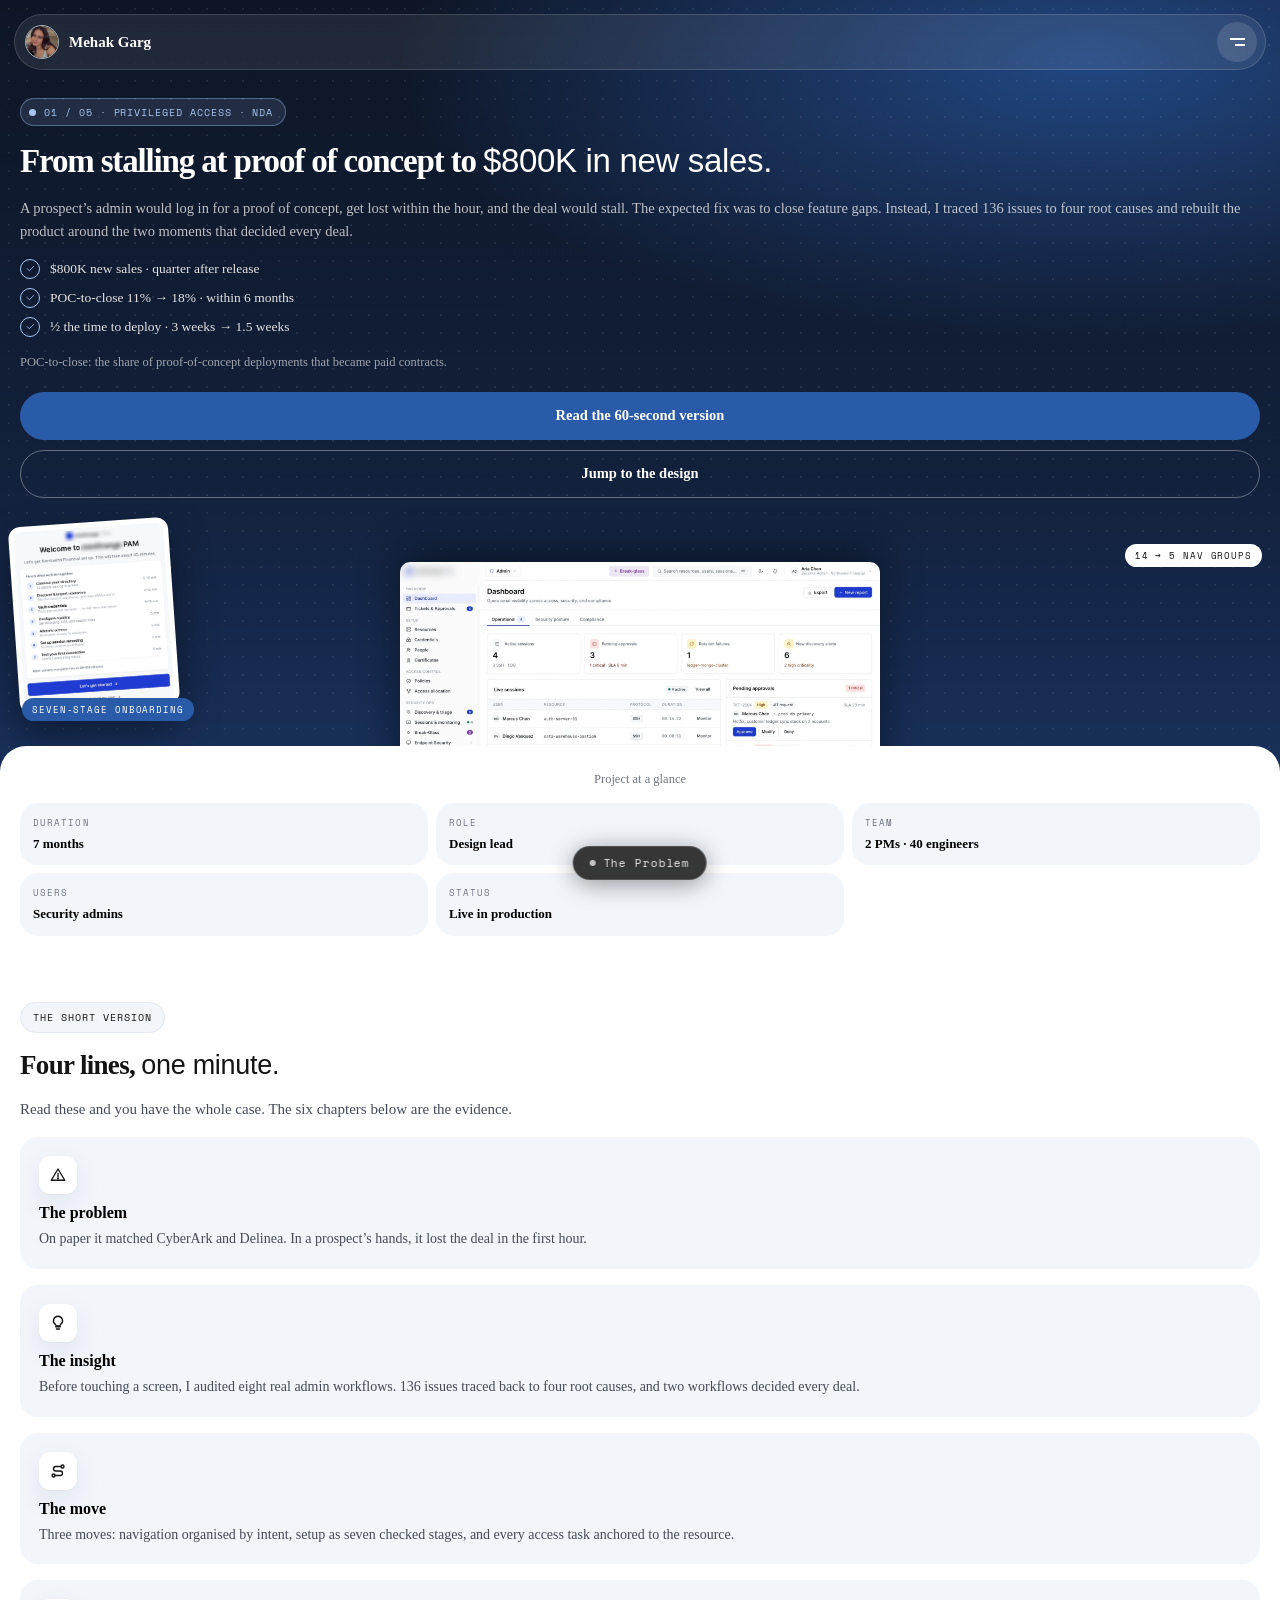
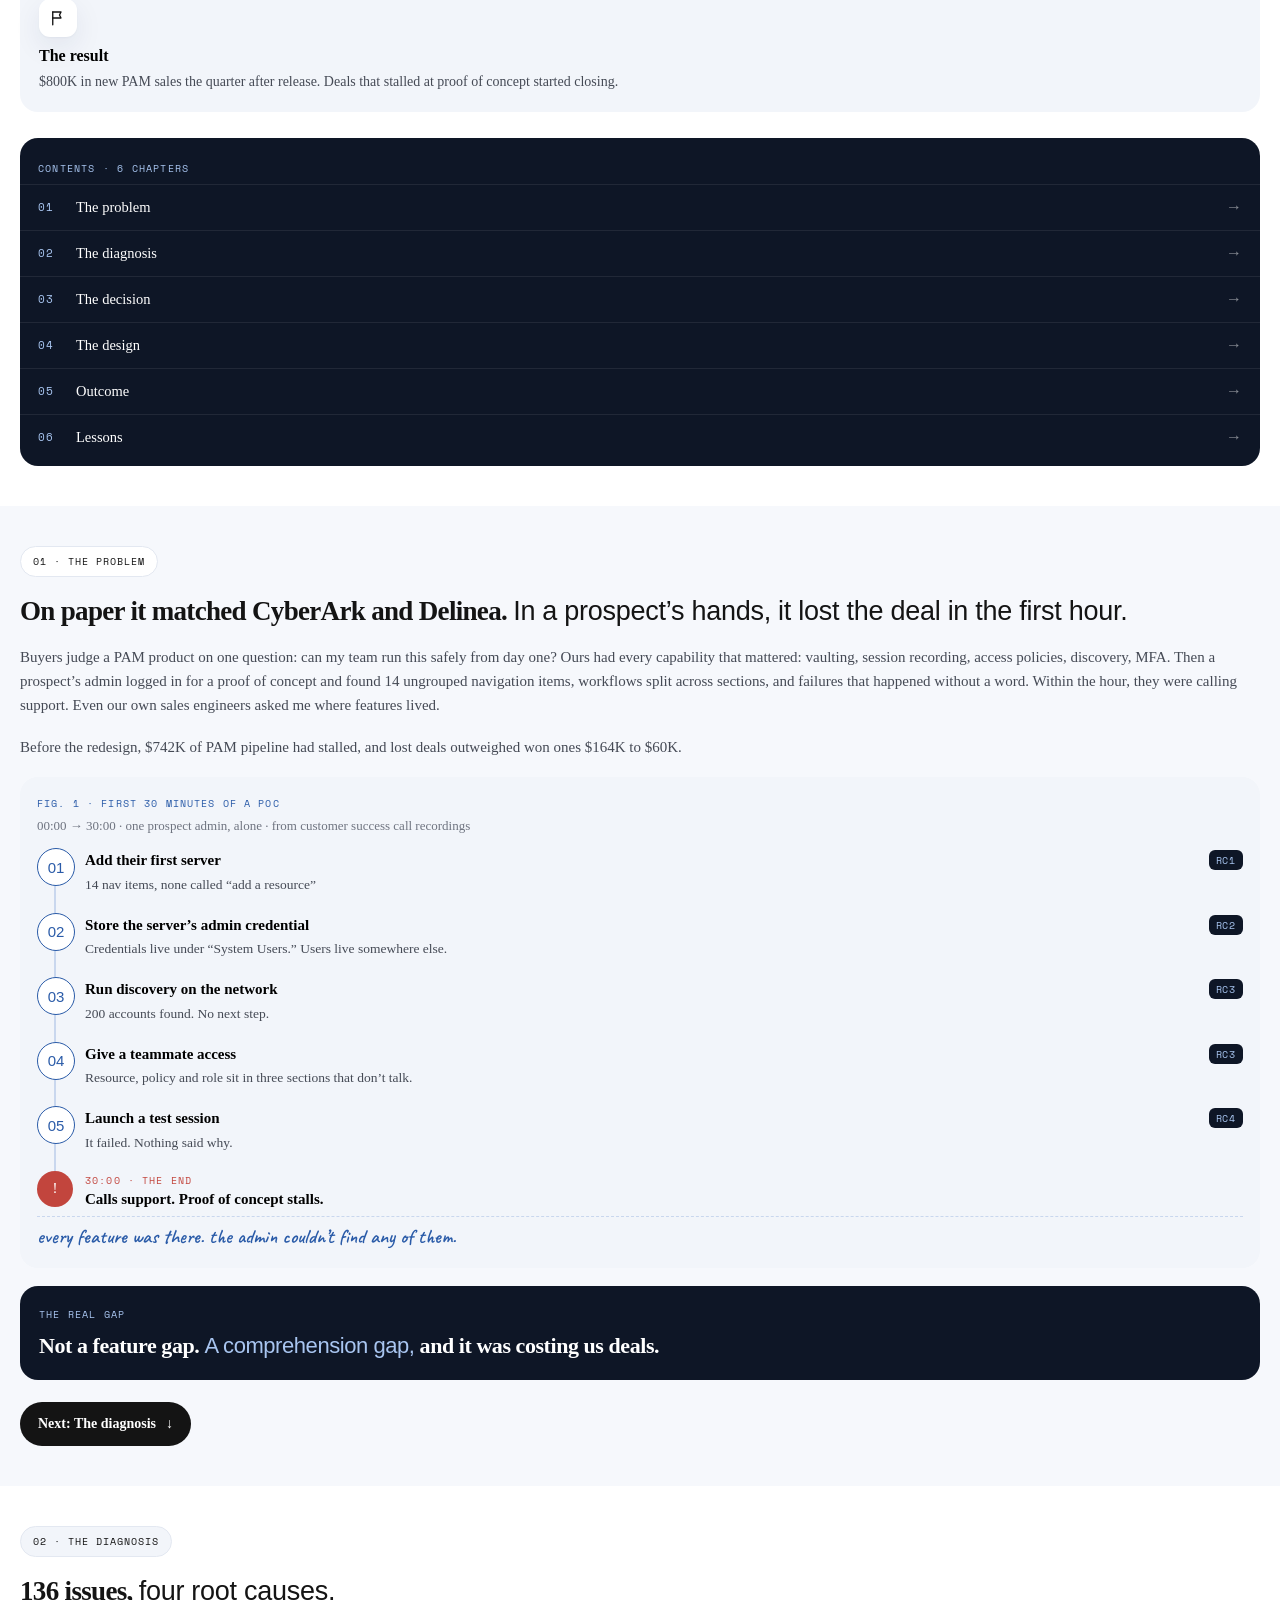
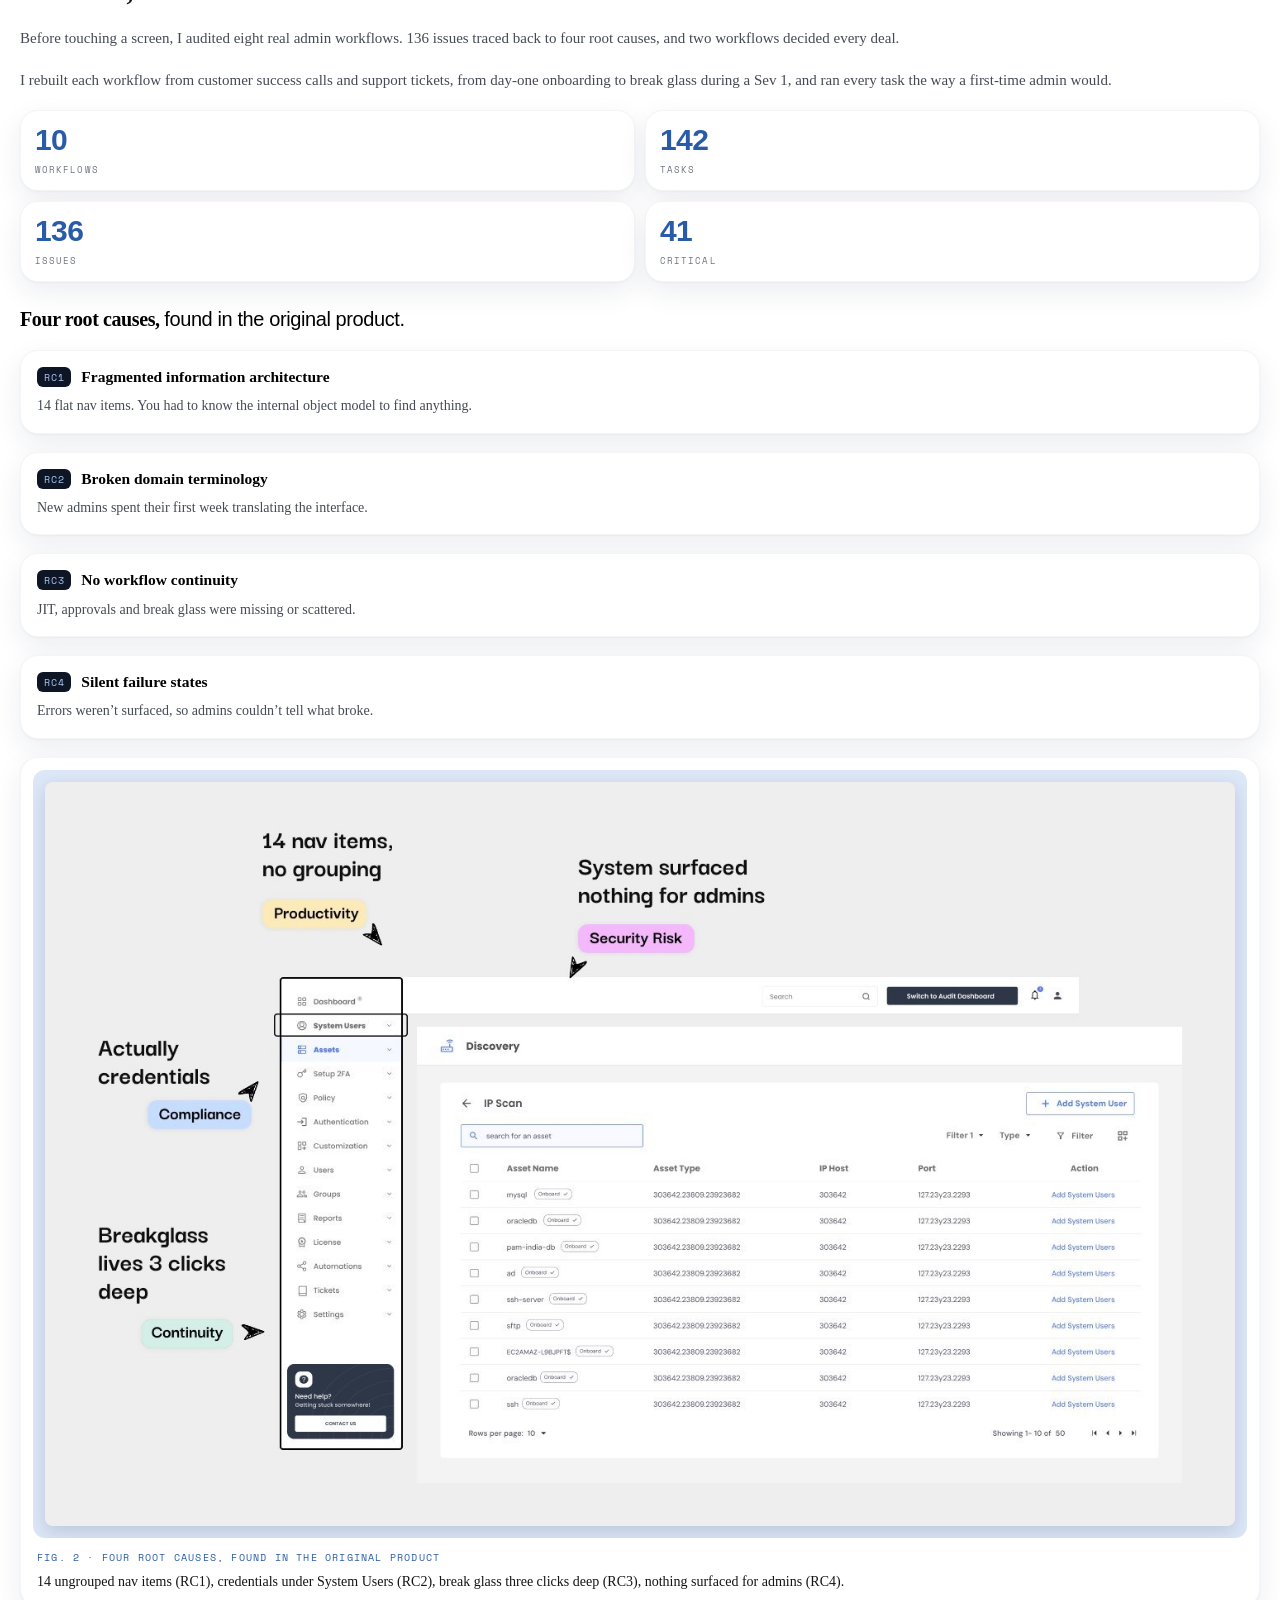
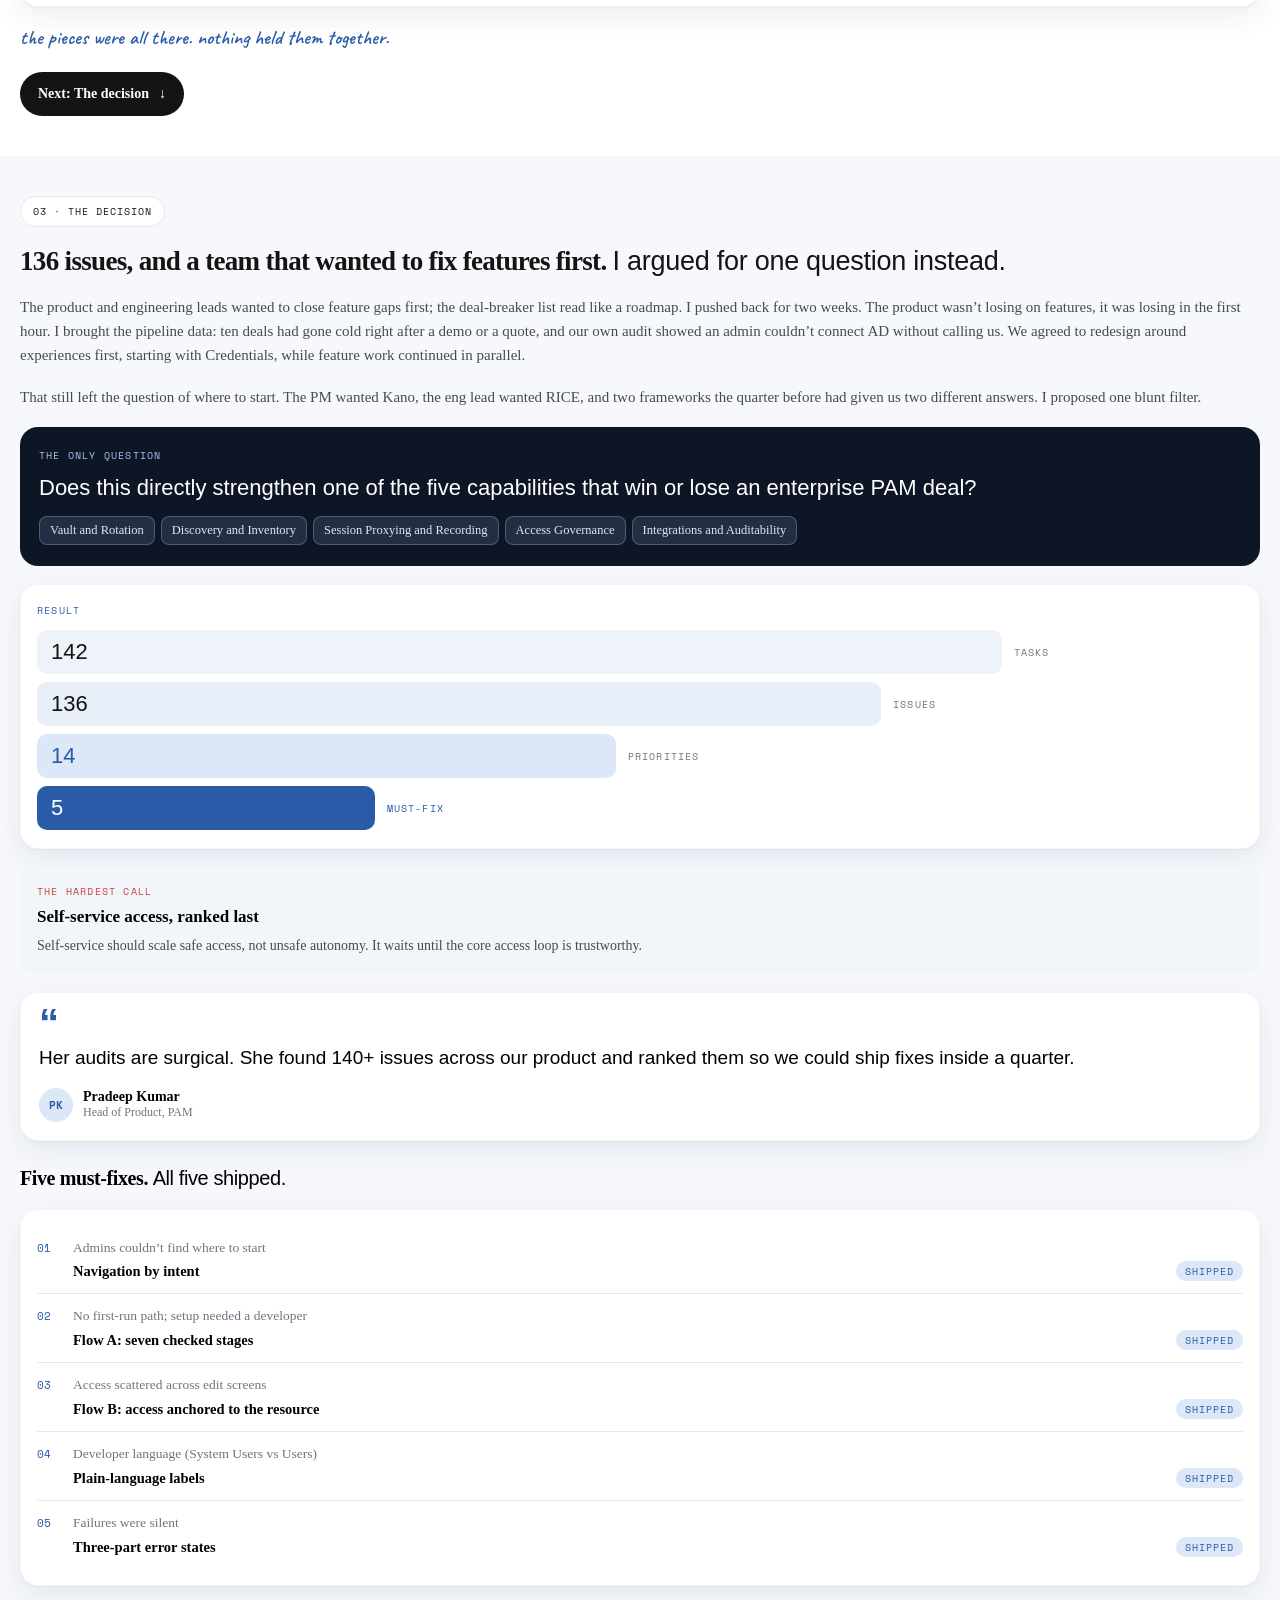
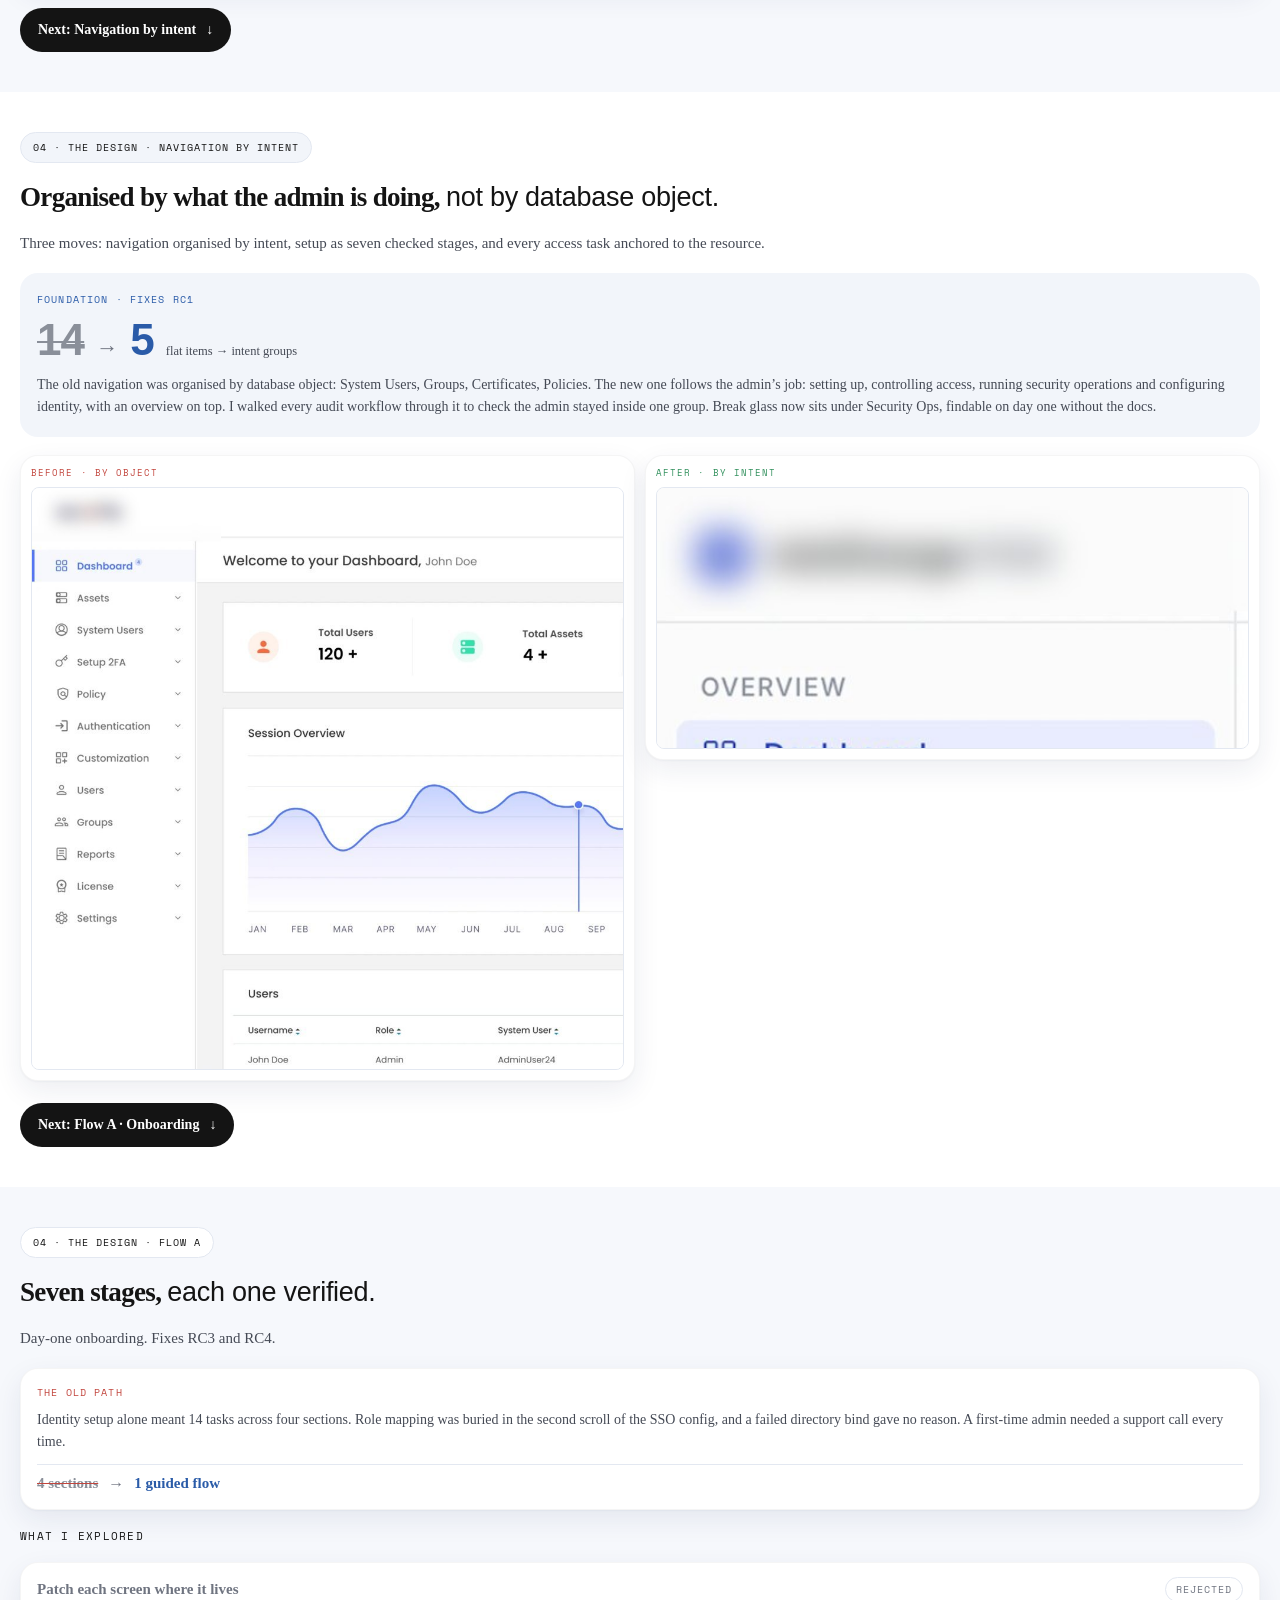
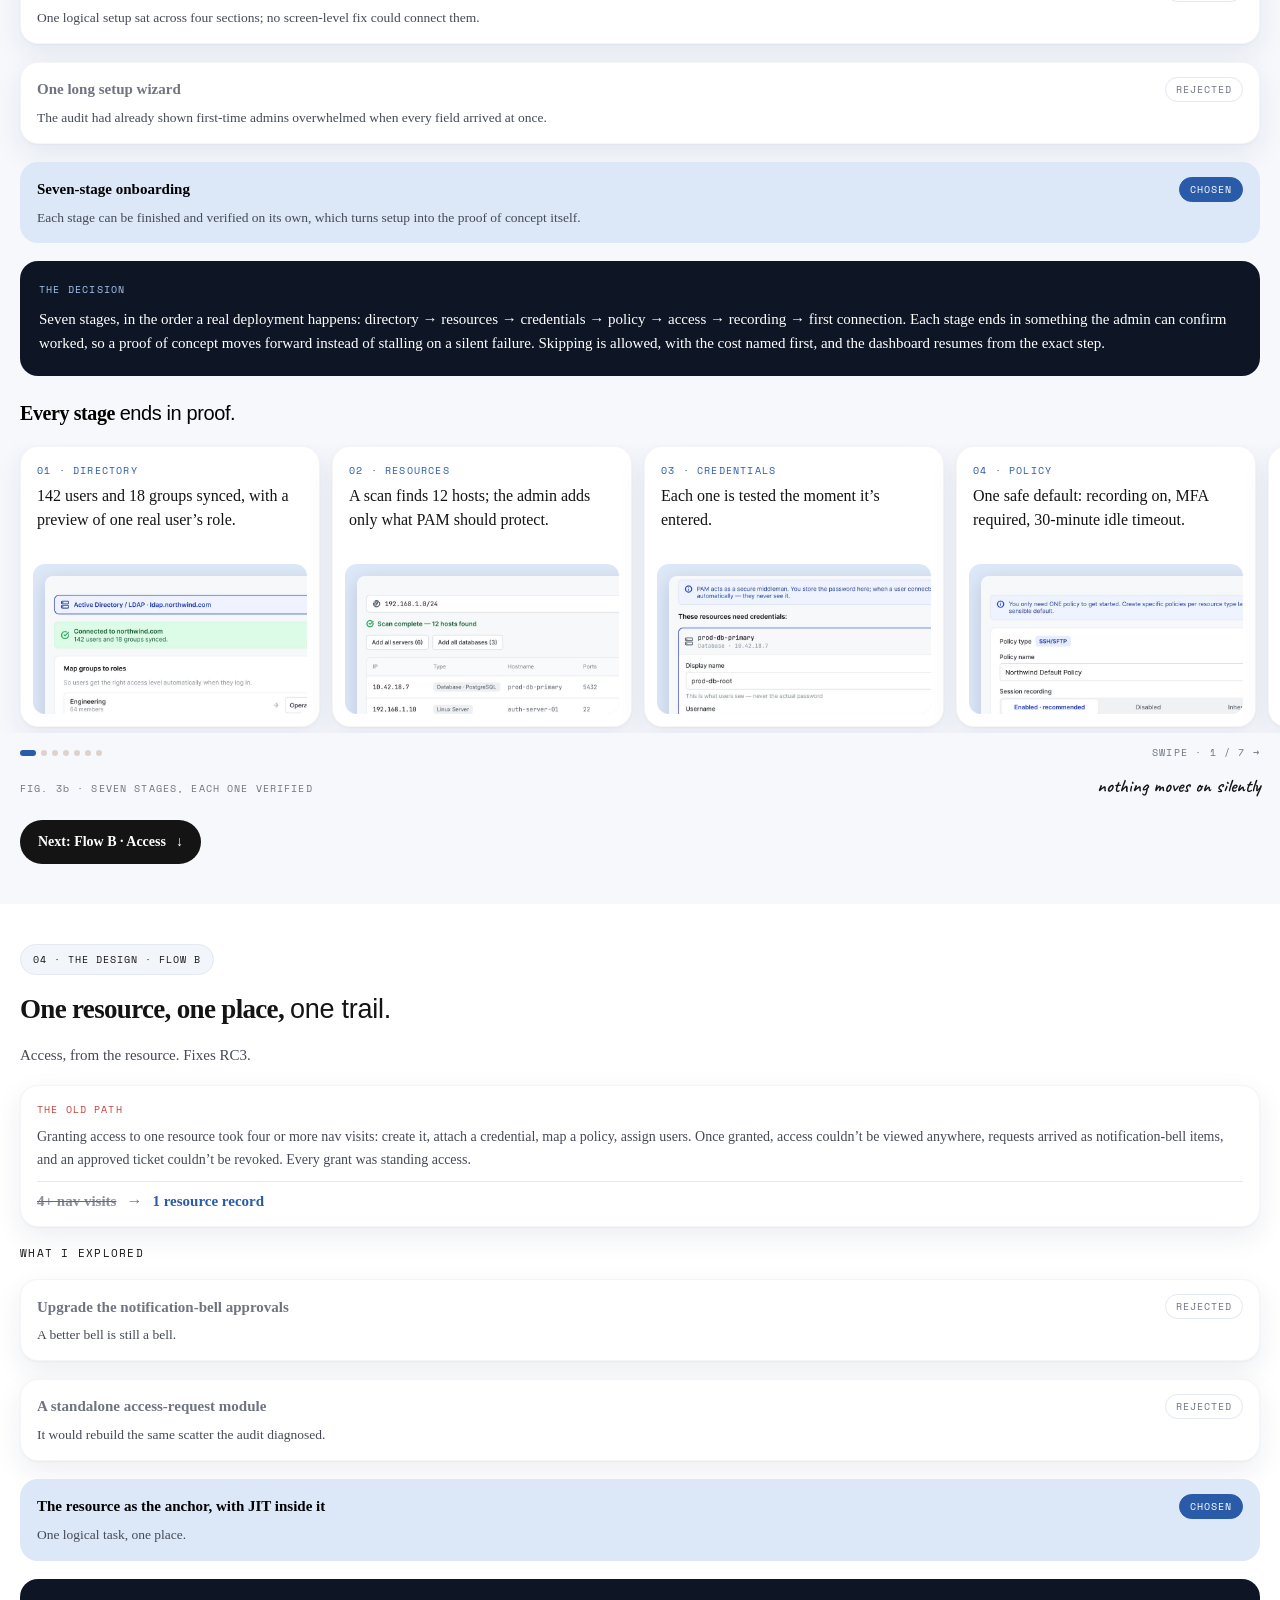
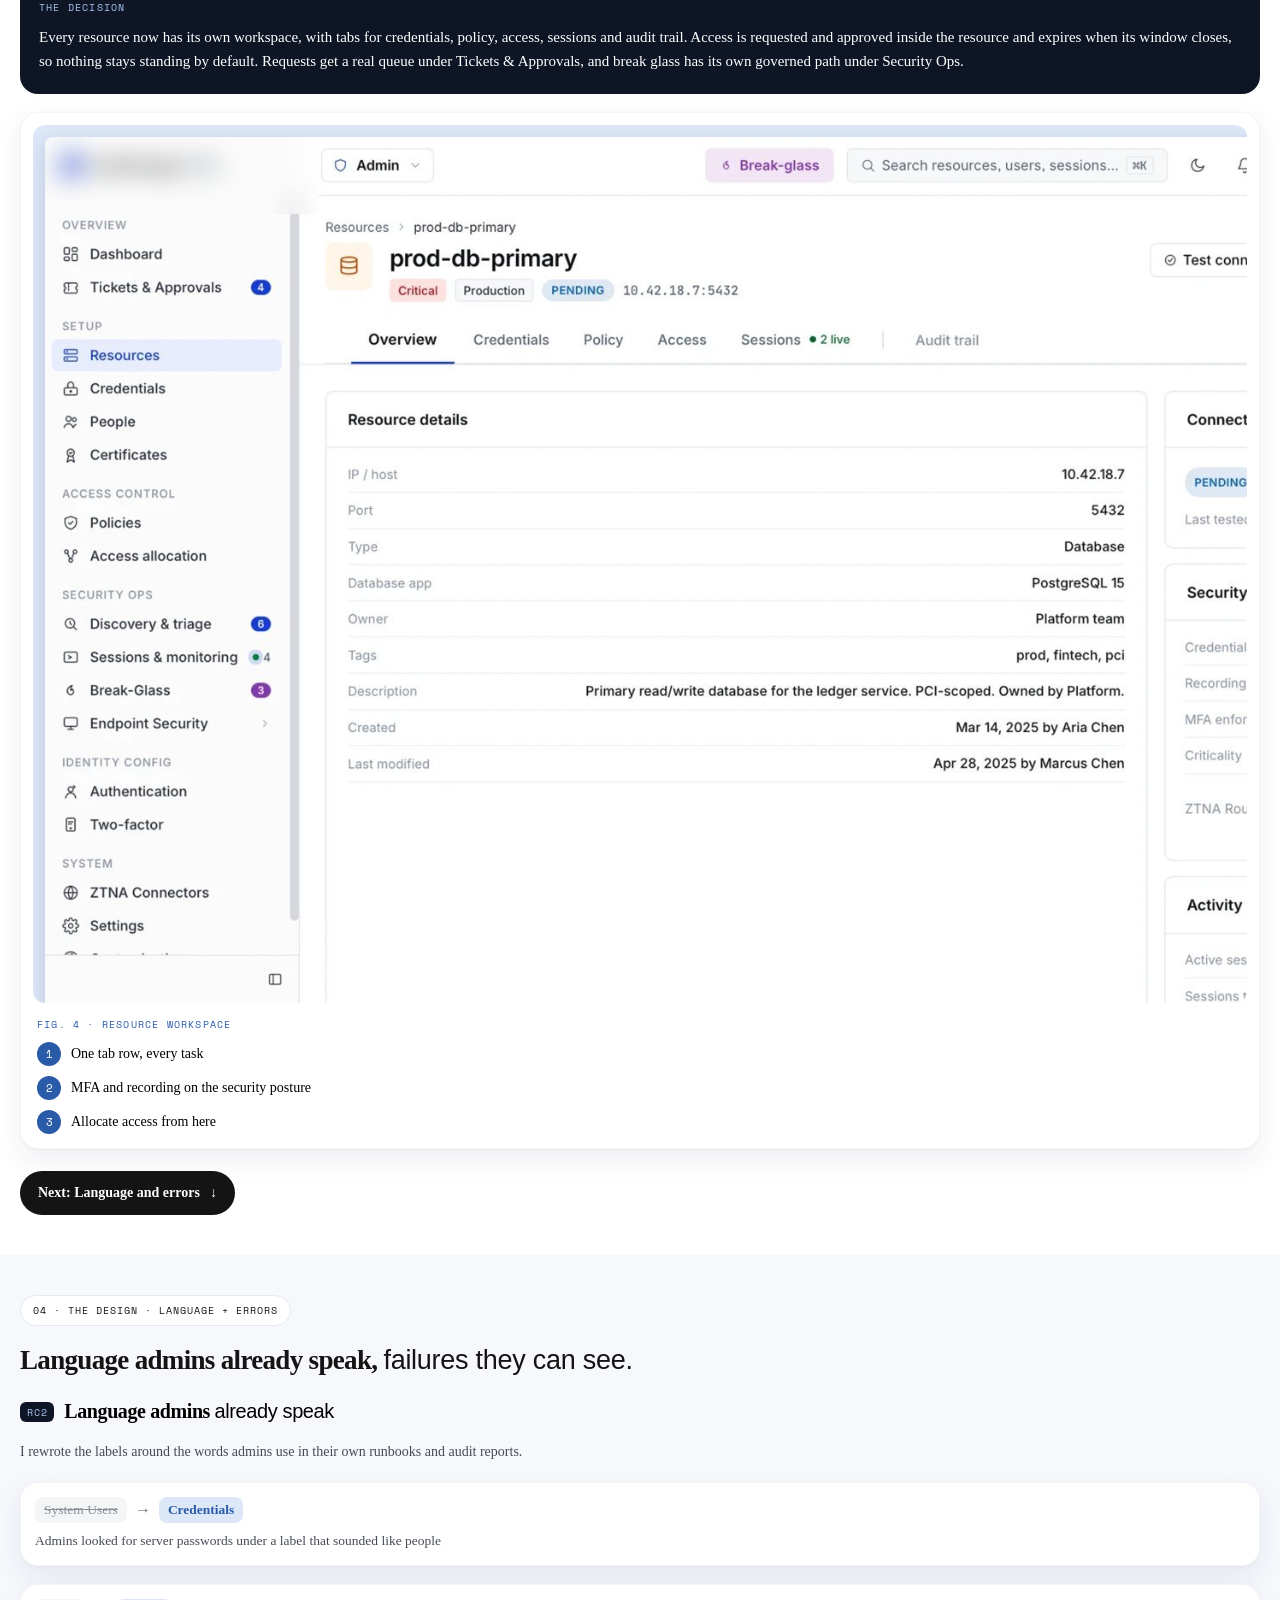
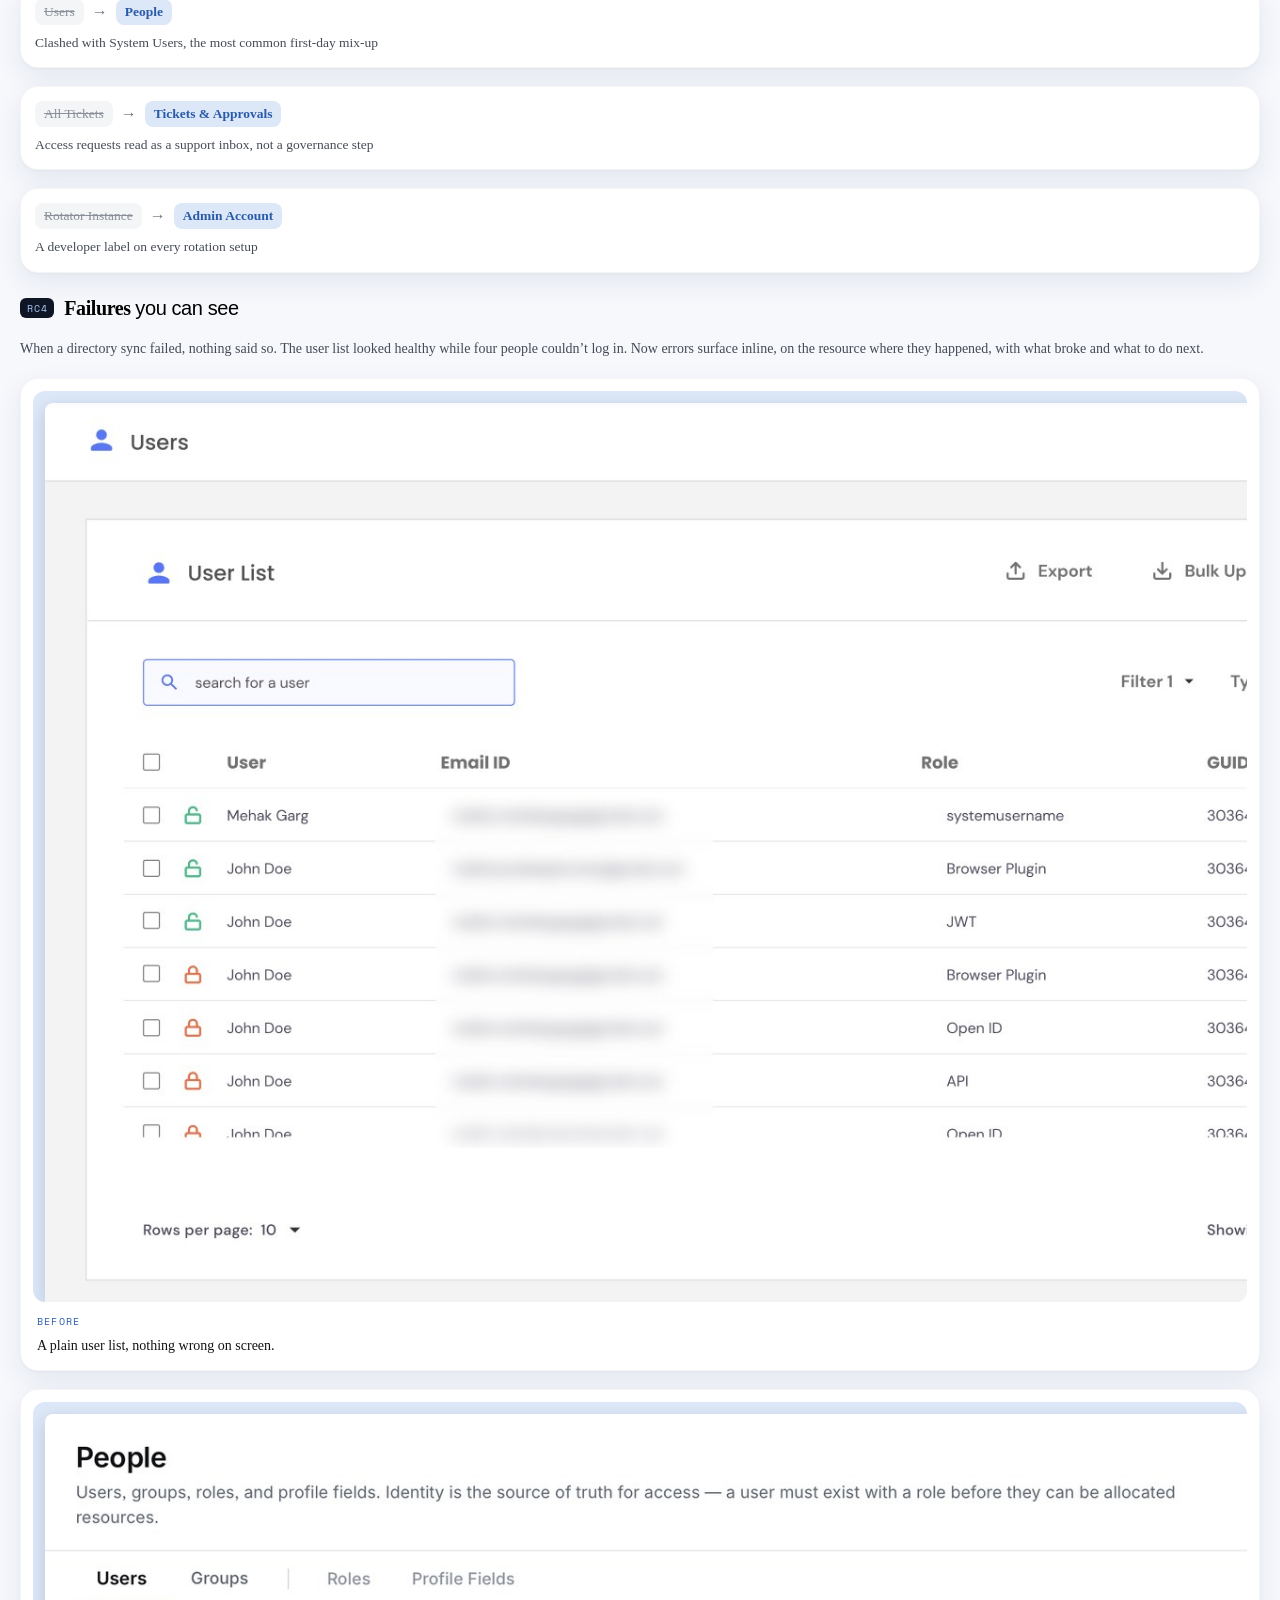
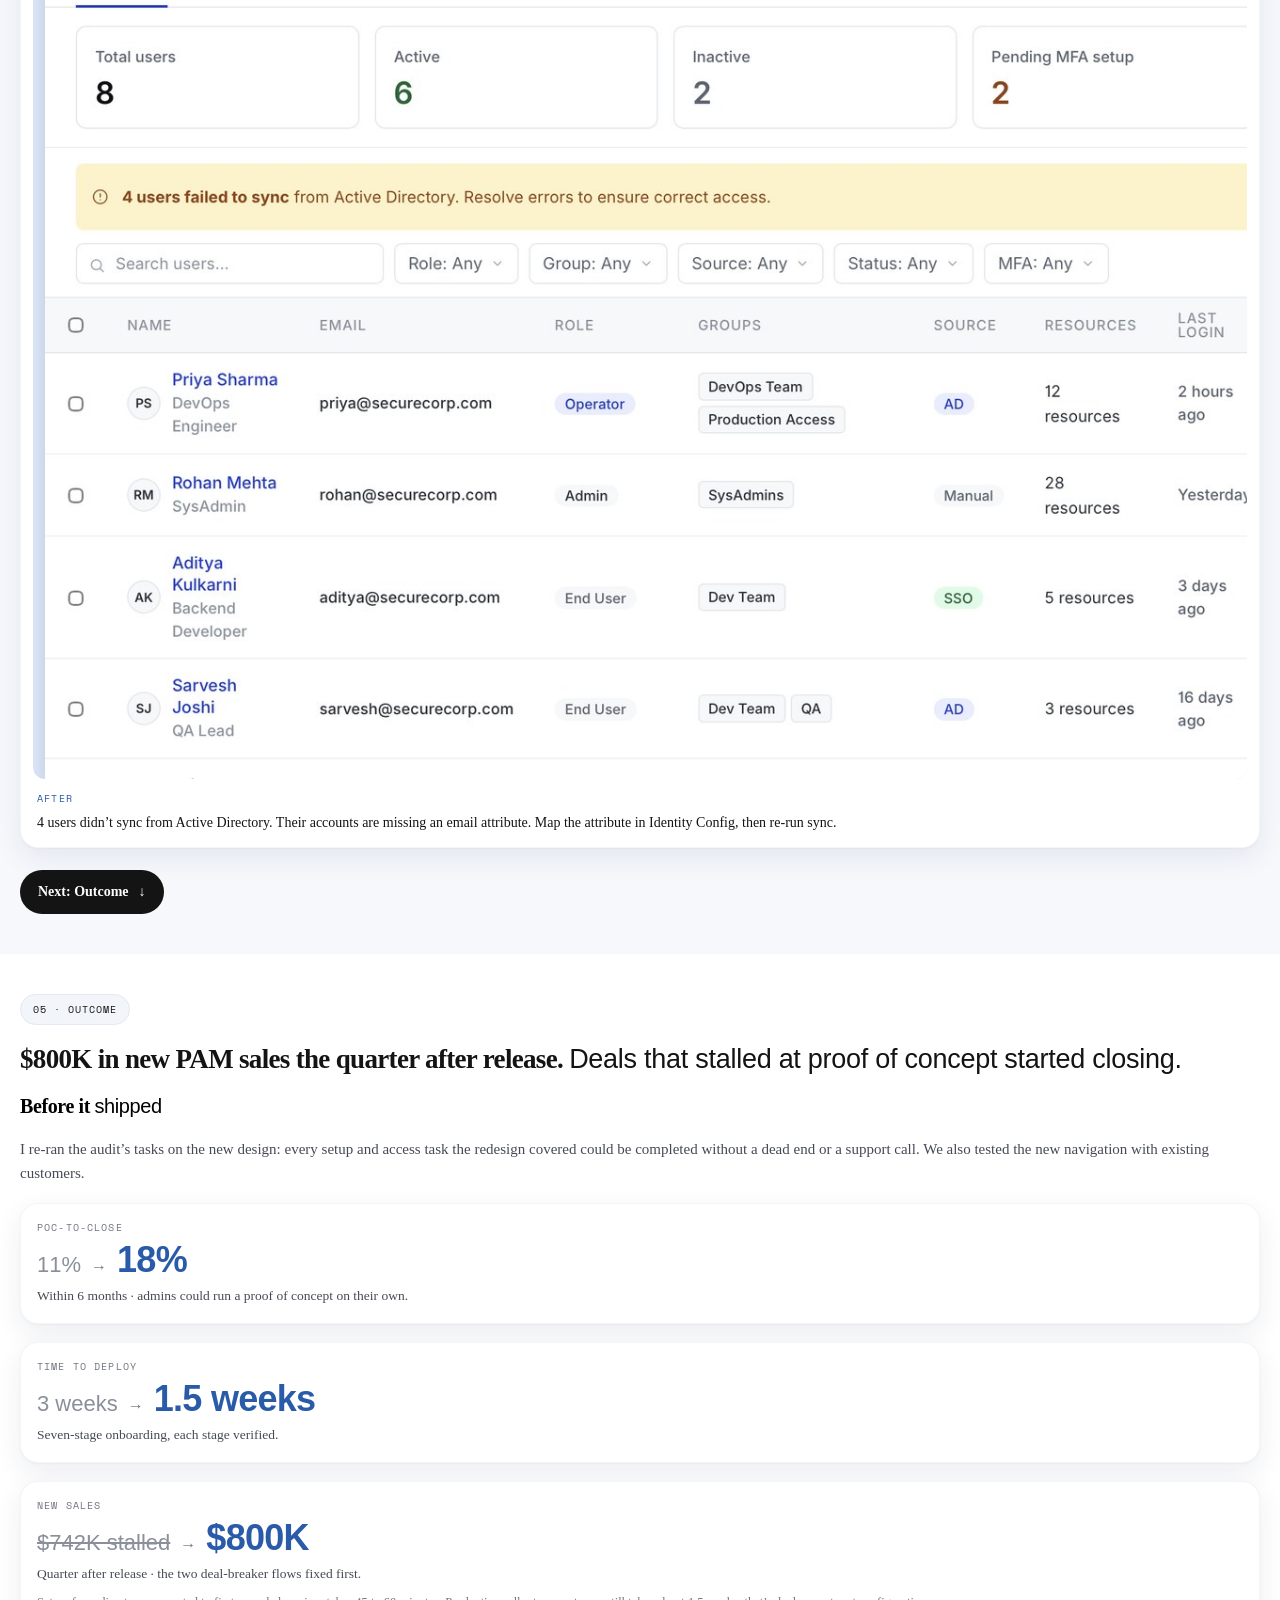
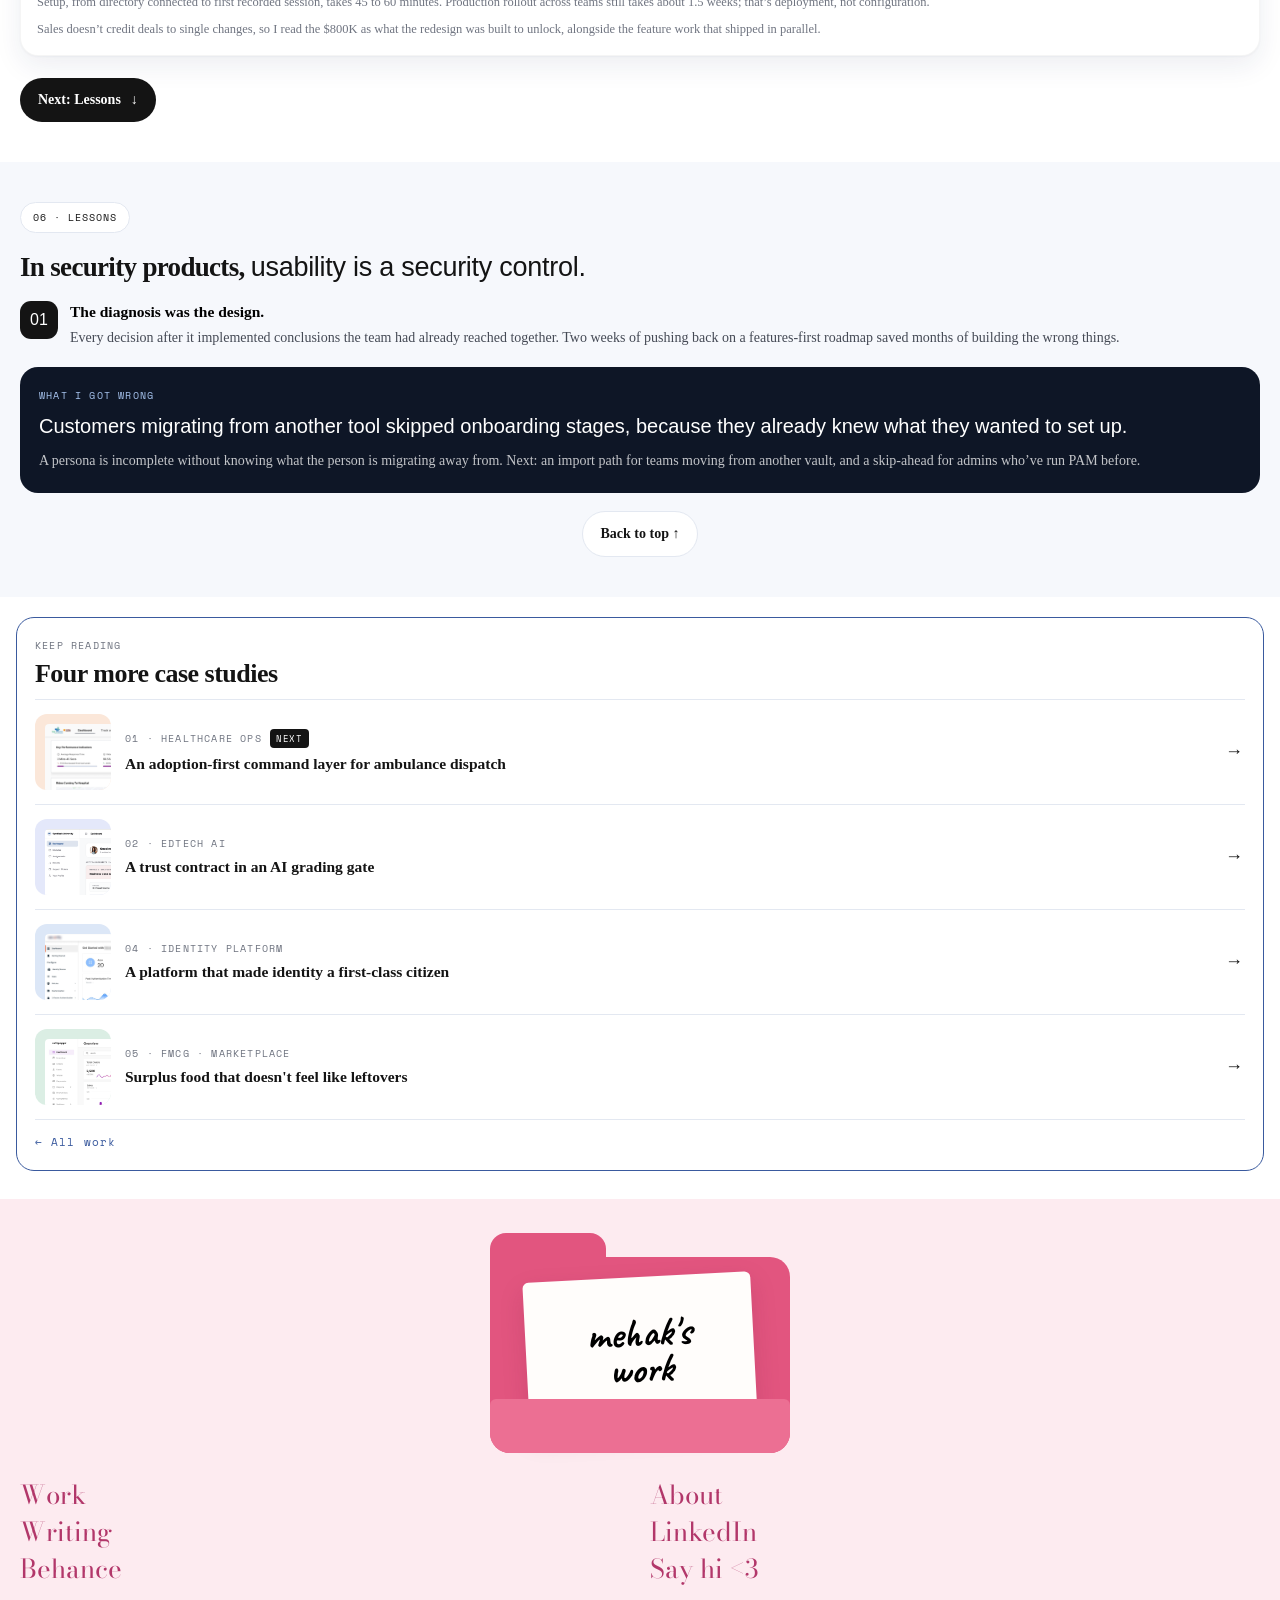
<file: case-pam-mobile.html>
<!DOCTYPE html>
<html lang="en">
<head>
  <meta charset="UTF-8">
  <meta name="viewport" content="width=device-width, initial-scale=1.0">
  <title>PAM — Mehak Garg</title>
  <link rel="preconnect" href="https://fonts.googleapis.com">
  <link rel="stylesheet" href="https://fonts.googleapis.com/css2?family=Bodoni+Moda:ital,opsz,wght@0,6..96,400..700;1,6..96,400..700&family=Hanken+Grotesk:wght@400;500;600;700&family=Space+Mono:wght@400;700&family=Caveat:wght@500;600;700&display=swap">
  <style>

body{margin:0;background:#FFFFFF}
a{color:#141414;text-decoration:none}a:hover{color:#141414}
.endcell{transition:background-color .3s ease}
.endcell:hover{background-color:#FBF3F5}
.endcell:focus-visible,.acc:focus-visible{outline:3px solid #141414;outline-offset:-3px}
.flink{transition:transform .3s ease}
.flink:hover{transform:translateX(-8px)}
.baclip::-webkit-scrollbar{width:28px;height:28px}
.baclip::-webkit-resizer{background:#A8C5F0;border:2px solid #141414;border-radius:6px}
.ph{display:inline;padding:1px 6px;border-radius:4px;background:#FDEBF0;border:1px dashed #B2376A;color:#9B2F55;font-size:.92em;font-style:normal;font-weight:500;font-family:'Hanken Grotesk',sans-serif;letter-spacing:0;box-decoration-break:clone;-webkit-box-decoration-break:clone}

.rcl{transition:border-color .2s,box-shadow .2s}.rcc{transition:transform .2s,box-shadow .2s}
.rcf:has(.rl1:hover) .rc1,.rcf:has(.rl1:focus-visible) .rc1{transform:scale(1.25);box-shadow:0 0 0 6px rgba(42,91,168,0.25)}.rcf .rl1:hover,.rcf .rl1:focus-visible{border-color:#141414;box-shadow:0 6px 16px rgba(20,20,20,0.08)}
.rcf:has(.rl2:hover) .rc2,.rcf:has(.rl2:focus-visible) .rc2{transform:scale(1.25);box-shadow:0 0 0 6px rgba(42,91,168,0.25)}.rcf .rl2:hover,.rcf .rl2:focus-visible{border-color:#141414;box-shadow:0 6px 16px rgba(20,20,20,0.08)}
.rcf:has(.rl3:hover) .rc3,.rcf:has(.rl3:focus-visible) .rc3{transform:scale(1.25);box-shadow:0 0 0 6px rgba(42,91,168,0.25)}.rcf .rl3:hover,.rcf .rl3:focus-visible{border-color:#141414;box-shadow:0 6px 16px rgba(20,20,20,0.08)}
.rcf:has(.rl4:hover) .rc4,.rcf:has(.rl4:focus-visible) .rc4{transform:scale(1.25);box-shadow:0 0 0 6px rgba(42,91,168,0.25)}.rcf .rl4:hover,.rcf .rl4:focus-visible{border-color:#141414;box-shadow:0 6px 16px rgba(20,20,20,0.08)}
@media (prefers-reduced-motion: reduce){.rcl,.rcc{transition:none}}
.swipe{scroll-snap-type:x mandatory;-webkit-overflow-scrolling:touch;scrollbar-width:none}.swipe::-webkit-scrollbar{display:none}html{scroll-behavior:smooth}article{scroll-margin-top:16px}
    html,body{max-width:100%;overflow-x:hidden}
    body{margin:0;background:#FFFFFF}
  </style>
</head>
<body>
<style>

body{margin:0;background:#FFFFFF}
a{color:#141414;text-decoration:none}a:hover{color:#141414}
.endcell{transition:background-color .3s ease}
.endcell:hover{background-color:#FBF3F5}
.endcell:focus-visible,.acc:focus-visible{outline:3px solid #141414;outline-offset:-3px}
.flink{transition:transform .3s ease}
.flink:hover{transform:translateX(-8px)}
.baclip::-webkit-scrollbar{width:28px;height:28px}
.baclip::-webkit-resizer{background:#A8C5F0;border:2px solid #141414;border-radius:6px}
.ph{display:inline;padding:1px 6px;border-radius:4px;background:#FDEBF0;border:1px dashed #B2376A;color:#9B2F55;font-size:.92em;font-style:normal;font-weight:500;font-family:'Inter',sans-serif;letter-spacing:0;box-decoration-break:clone;-webkit-box-decoration-break:clone}

.rcl{transition:border-color .2s,box-shadow .2s}.rcc{transition:transform .2s,box-shadow .2s}
.rcf:has(.rl1:hover) .rc1,.rcf:has(.rl1:focus-visible) .rc1{transform:scale(1.25);box-shadow:0 0 0 6px rgba(42,91,168,0.25)}.rcf .rl1:hover,.rcf .rl1:focus-visible{border-color:#141414;box-shadow:0 6px 16px rgba(20,20,20,0.08)}
.rcf:has(.rl2:hover) .rc2,.rcf:has(.rl2:focus-visible) .rc2{transform:scale(1.25);box-shadow:0 0 0 6px rgba(42,91,168,0.25)}.rcf .rl2:hover,.rcf .rl2:focus-visible{border-color:#141414;box-shadow:0 6px 16px rgba(20,20,20,0.08)}
.rcf:has(.rl3:hover) .rc3,.rcf:has(.rl3:focus-visible) .rc3{transform:scale(1.25);box-shadow:0 0 0 6px rgba(42,91,168,0.25)}.rcf .rl3:hover,.rcf .rl3:focus-visible{border-color:#141414;box-shadow:0 6px 16px rgba(20,20,20,0.08)}
.rcf:has(.rl4:hover) .rc4,.rcf:has(.rl4:focus-visible) .rc4{transform:scale(1.25);box-shadow:0 0 0 6px rgba(42,91,168,0.25)}.rcf .rl4:hover,.rcf .rl4:focus-visible{border-color:#141414;box-shadow:0 6px 16px rgba(20,20,20,0.08)}
@media (prefers-reduced-motion: reduce){.rcl,.rcc{transition:none}}
.swipe{scroll-snap-type:x mandatory;-webkit-overflow-scrolling:touch;scrollbar-width:none}.swipe::-webkit-scrollbar{display:none}html{scroll-behavior:smooth}article{scroll-margin-top:16px}
</style>

<section style="position: relative; overflow: hidden; padding: 14px 14px 0; background: radial-gradient(90% 60% at 85% 8%, rgba(42,91,168,0.7) 0%, rgba(42,91,168,0) 60%), linear-gradient(180deg, #0E1626 0%, #12203A 60%, #18305A 100%)"><span aria-hidden="true" style="position: absolute; inset: 0; background-image: radial-gradient(rgba(255,255,255,0.07) 1px, transparent 1px); background-size: 18px 18px"></span><div style="position: relative; display: flex; flex-direction: column; gap: 18px"><nav id="top" style="display: flex; justify-content: space-between; align-items: center; height: 54px; padding: 0 8px 0 10px; border-radius: 999px; background: rgba(255,255,255,0.08); border: 1px solid rgba(255,255,255,0.14); backdrop-filter: blur(10px)"><a href="index.html" style="display: flex; align-items: center; gap: 10px; text-decoration: none; color: inherit"><span style="width: 32px; height: 32px; border-radius: 50%; overflow: hidden; border: 1.5px solid rgba(255,255,255,0.6)"><img src="./assets/5ee40e8ef9190bccf842103b540fe49b.png" alt="" style="width: 100%; height: 100%; object-fit: cover"></span><span style="font-weight: 700; font-size: 15px; color: #FFFFFF">Mehak Garg</span></a><a href="#menu" aria-label="Menu" style="width: 40px; height: 40px; border-radius: 50%; background: rgba(255,255,255,0.12); display: flex; flex-direction: column; align-items: center; justify-content: center; gap: 4px"><span style="width: 15px; height: 1.6px; background: #FFFFFF"></span><span style="width: 10px; height: 1.6px; background: #FFFFFF; margin-left: 5px"></span></a></nav><div style="padding: 10px 6px 0; display: flex; flex-direction: column; gap: 16px"><span style="align-self: flex-start; display: inline-flex; align-items: center; gap: 8px; padding: 6px 12px 6px 8px; border-radius: 999px; background: rgba(168,197,240,0.12); border: 1px solid rgba(168,197,240,0.4); font-family: 'Space Mono', monospace; font-size: 9.5px; letter-spacing: 0.1em; color: #A8C5F0"><span style="width: 7px; height: 7px; border-radius: 50%; background: #A8C5F0"></span>01 / 05 · PRIVILEGED ACCESS · NDA</span><h1 style="margin: 0; font-weight: 600; font-size: 33px; line-height: 1.14; letter-spacing: -0.035em; color: #FFFFFF">From stalling at proof of concept to <span style="font-family: 'Inter', sans-serif; letter-spacing: -0.01em; color: {{marker}}; font-weight: 500">$800K in new sales.</span></h1><p style="margin: 0; font-size: 14.5px; line-height: 1.6; color: rgba(255,255,255,0.72)">A prospect’s admin would log in for a proof of concept, get lost within the hour, and the deal would stall. The expected fix was to close feature gaps. Instead, I traced 136 issues to four root causes and rebuilt the product around the two moments that decided every deal.</p><ul style="margin: 0; padding: 0; list-style: none; display: flex; flex-direction: column; gap: 9px"><li style="display: flex; align-items: center; gap: 10px; font-size: 13.5px; color: rgba(255,255,255,0.88)"><span style="flex: none; width: 18px; height: 18px; border-radius: 50%; border: 1.5px solid #A8C5F0; display: flex; align-items: center; justify-content: center"><svg aria-hidden="true" width="11" height="11" viewBox="0 0 24 24" fill="none" stroke="#A8C5F0" stroke-width="1.8" stroke-linecap="round" stroke-linejoin="round"><path d="M5 12.5l4.5 4.5L19 7.5"></path></svg></span>$800K new sales · quarter after release</li><li style="display: flex; align-items: center; gap: 10px; font-size: 13.5px; color: rgba(255,255,255,0.88)"><span style="flex: none; width: 18px; height: 18px; border-radius: 50%; border: 1.5px solid #A8C5F0; display: flex; align-items: center; justify-content: center"><svg aria-hidden="true" width="11" height="11" viewBox="0 0 24 24" fill="none" stroke="#A8C5F0" stroke-width="1.8" stroke-linecap="round" stroke-linejoin="round"><path d="M5 12.5l4.5 4.5L19 7.5"></path></svg></span>POC-to-close 11% → 18% · within 6 months</li><li style="display: flex; align-items: center; gap: 10px; font-size: 13.5px; color: rgba(255,255,255,0.88)"><span style="flex: none; width: 18px; height: 18px; border-radius: 50%; border: 1.5px solid #A8C5F0; display: flex; align-items: center; justify-content: center"><svg aria-hidden="true" width="11" height="11" viewBox="0 0 24 24" fill="none" stroke="#A8C5F0" stroke-width="1.8" stroke-linecap="round" stroke-linejoin="round"><path d="M5 12.5l4.5 4.5L19 7.5"></path></svg></span>½ the time to deploy · 3 weeks → 1.5 weeks</li></ul><span style="font-size: 12.5px; line-height: 1.5; color: rgba(255,255,255,0.6)">POC-to-close: the share of proof-of-concept deployments that became paid contracts.</span><div style="display: flex; flex-direction: column; gap: 10px; padding-top: 4px"><a href="#short" style="display: flex; width: 100%; box-sizing: border-box; min-height: 48px; padding: 0 20px; align-items: center; justify-content: center; gap: 8px; border-radius: 999px; background: #2A5BA8; color: #FFFFFF; border: 1px solid #2A5BA8; font-size: 14.5px; font-weight: 600">Read the 60-second version</a><a href="#s-nav" style="display: flex; width: 100%; box-sizing: border-box; min-height: 48px; padding: 0 20px; align-items: center; justify-content: center; gap: 8px; border-radius: 999px; background: transparent; color: #FFFFFF; border: 1px solid rgba(255,255,255,0.35); font-size: 14.5px; font-weight: 600">Jump to the design</a></div></div><div aria-hidden="true" style="position: relative; height: 250px; margin: 6px -14px 0"><img src="./assets/12ed737607325e346cf64c9ca6c363bb.jpg" alt="" style="position: absolute; left: 50%; top: 40px; width: 480px; margin-left: -240px; border-radius: 10px 10px 0 0; box-shadow: 0 -10px 40px rgba(0,0,0,0.45)"><span style="position: absolute; left: 14px; top: 0; width: 150px; padding: 5px; border-radius: 12px; background: #FFFFFF; transform: rotate(-4deg); box-shadow: 0 20px 40px rgba(0,0,0,0.45)"><img src="./assets/06f8195984ccf4cf73abd3c70e005279.jpg" alt="" style="display: block; width: 100%; border-radius: 8px"></span><span style="position: absolute; left: 22px; top: 176px; padding: 5px 10px; border-radius: 999px; background: #2A5BA8; color: #FFFFFF; font-family: 'Space Mono', monospace; font-size: 9px; letter-spacing: 0.1em">SEVEN-STAGE ONBOARDING</span><span style="position: absolute; right: 18px; top: 22px; padding: 5px 10px; border-radius: 999px; background: #FFFFFF; color: #141414; font-family: 'Space Mono', monospace; font-size: 9px; letter-spacing: 0.1em">14 → 5 NAV GROUPS</span></div></div></section><section style="position: relative; z-index: 2; margin-top: -26px; border-radius: 26px 26px 0 0; background: #FFFFFF; padding: 26px 20px 30px; display: flex; flex-direction: column; gap: 16px"><span style="text-align: center; font-size: 12.5px; color: #6F7480">Project at a glance</span><div style="display: grid; grid-template-columns: repeat(3, minmax(0, 1fr)); gap: 8px"><div style="border-radius: 18px; background: #F2F5FA; border: 1px solid transparent; padding: 12px; display: flex; flex-direction: column; gap: 6px; "><span style="font-family: 'Space Mono', monospace; font-size: 9px; letter-spacing: 0.12em; color: #6F7480; ">DURATION</span><span style="font-size: 13px; font-weight: 600; line-height: 1.35">7 months</span></div><div style="border-radius: 18px; background: #F2F5FA; border: 1px solid transparent; padding: 12px; display: flex; flex-direction: column; gap: 6px; "><span style="font-family: 'Space Mono', monospace; font-size: 9px; letter-spacing: 0.12em; color: #6F7480; ">ROLE</span><span style="font-size: 13px; font-weight: 600; line-height: 1.35">Design lead</span></div><div style="border-radius: 18px; background: #F2F5FA; border: 1px solid transparent; padding: 12px; display: flex; flex-direction: column; gap: 6px; "><span style="font-family: 'Space Mono', monospace; font-size: 9px; letter-spacing: 0.12em; color: #6F7480; ">TEAM</span><span style="font-size: 13px; font-weight: 600; line-height: 1.35">2 PMs · 40 engineers</span></div><div style="border-radius: 18px; background: #F2F5FA; border: 1px solid transparent; padding: 12px; display: flex; flex-direction: column; gap: 6px; "><span style="font-family: 'Space Mono', monospace; font-size: 9px; letter-spacing: 0.12em; color: #6F7480; ">USERS</span><span style="font-size: 13px; font-weight: 600; line-height: 1.35">Security admins</span></div><div style="border-radius: 18px; background: #F2F5FA; border: 1px solid transparent; padding: 12px; display: flex; flex-direction: column; gap: 6px; "><span style="font-family: 'Space Mono', monospace; font-size: 9px; letter-spacing: 0.12em; color: #6F7480; ">STATUS</span><span style="font-size: 13px; font-weight: 600; line-height: 1.35">Live in production</span></div></div></section><section id="short" style="padding: 36px 20px 40px; background: #FFFFFF; display: flex; flex-direction: column; gap: 16px"><span style="align-self: flex-start; padding: 7px 12px; border-radius: 999px; background: #F2F5FA; border: 1px solid #E3E8F1; font-family: 'Space Mono', monospace; font-size: 10px; letter-spacing: 0.1em; color: #141414">THE SHORT VERSION</span><h2 style="margin: 0; font-weight: 600; font-size: 27px; line-height: 1.2; letter-spacing: -0.025em; color: #141414">Four lines, <span style="font-family: 'Inter', sans-serif; letter-spacing: -0.01em; font-weight: 500">one minute.</span></h2><p style="margin: 0; font-size: 15px; line-height: 1.6; color: #454A55">Read these and you have the whole case. The six chapters below are the evidence.</p><div style="border-radius: 18px; background: #F2F5FA; border: 1px solid transparent; padding: 18px; display: flex; flex-direction: column; gap: 6px; "><span style="flex: none; width: 38px; height: 38px; border-radius: 11px; background: #FFFFFF; display: flex; align-items: center; justify-content: center; box-shadow: 0 1px 2px rgba(20,40,80,0.04), 0 10px 28px rgba(20,40,90,0.08)"><svg aria-hidden="true" width="18" height="18" viewBox="0 0 24 24" fill="none" stroke="#141414" stroke-width="1.8" stroke-linecap="round" stroke-linejoin="round"><path d="M12 4 L21 19 H3 Z"></path><path d="M12 10 v4"></path><circle cx="12" cy="16.6" r="0.6"></circle></svg></span><span style="font-size: 16px; font-weight: 700; margin-top: 4px">The problem</span><span style="font-size: 14px; line-height: 1.55; color: #454A55">On paper it matched CyberArk and Delinea. In a prospect’s hands, it lost the deal in the first hour.</span></div><div style="border-radius: 18px; background: #F2F5FA; border: 1px solid transparent; padding: 18px; display: flex; flex-direction: column; gap: 6px; "><span style="flex: none; width: 38px; height: 38px; border-radius: 11px; background: #FFFFFF; display: flex; align-items: center; justify-content: center; box-shadow: 0 1px 2px rgba(20,40,80,0.04), 0 10px 28px rgba(20,40,90,0.08)"><svg aria-hidden="true" width="18" height="18" viewBox="0 0 24 24" fill="none" stroke="#141414" stroke-width="1.8" stroke-linecap="round" stroke-linejoin="round"><path d="M9 17h6M10 20h4"></path><path d="M12 3a6 6 0 0 0-3.5 10.9c.6.5 1 1.2 1 2.1h5c0-.9.4-1.6 1-2.1A6 6 0 0 0 12 3z"></path></svg></span><span style="font-size: 16px; font-weight: 700; margin-top: 4px">The insight</span><span style="font-size: 14px; line-height: 1.55; color: #454A55">Before touching a screen, I audited eight real admin workflows. 136 issues traced back to four root causes, and two workflows decided every deal.</span></div><div style="border-radius: 18px; background: #F2F5FA; border: 1px solid transparent; padding: 18px; display: flex; flex-direction: column; gap: 6px; "><span style="flex: none; width: 38px; height: 38px; border-radius: 11px; background: #FFFFFF; display: flex; align-items: center; justify-content: center; box-shadow: 0 1px 2px rgba(20,40,80,0.04), 0 10px 28px rgba(20,40,90,0.08)"><svg aria-hidden="true" width="18" height="18" viewBox="0 0 24 24" fill="none" stroke="#141414" stroke-width="1.8" stroke-linecap="round" stroke-linejoin="round"><circle cx="6" cy="18" r="2"></circle><circle cx="18" cy="6" r="2"></circle><path d="M8 18h7a3 3 0 0 0 0-6H9a3 3 0 0 1 0-6h7"></path></svg></span><span style="font-size: 16px; font-weight: 700; margin-top: 4px">The move</span><span style="font-size: 14px; line-height: 1.55; color: #454A55">Three moves: navigation organised by intent, setup as seven checked stages, and every access task anchored to the resource.</span></div><div style="border-radius: 18px; background: #F2F5FA; border: 1px solid transparent; padding: 18px; display: flex; flex-direction: column; gap: 6px; "><span style="flex: none; width: 38px; height: 38px; border-radius: 11px; background: #FFFFFF; display: flex; align-items: center; justify-content: center; box-shadow: 0 1px 2px rgba(20,40,80,0.04), 0 10px 28px rgba(20,40,90,0.08)"><svg aria-hidden="true" width="18" height="18" viewBox="0 0 24 24" fill="none" stroke="#141414" stroke-width="1.8" stroke-linecap="round" stroke-linejoin="round"><path d="M5 21V4"></path><path d="M5 4h11l-2 4 2 4H5"></path></svg></span><span style="font-size: 16px; font-weight: 700; margin-top: 4px">The result</span><span style="font-size: 14px; line-height: 1.55; color: #454A55">$800K in new PAM sales the quarter after release. Deals that stalled at proof of concept started closing.</span></div><nav aria-label="Contents" style="margin-top: 10px; border-radius: 18px; background: #0E1626; overflow: hidden; padding: 6px 0"><span style="display: block; padding: 14px 18px 8px"><span style="font-family: 'Space Mono', monospace; font-size: 10px; letter-spacing: 0.12em; color: #A8C5F0; ">CONTENTS · 6 CHAPTERS</span></span><a href="#s-problem" style="min-height: 46px; box-sizing: border-box; display: grid; grid-template-columns: 30px minmax(0, 1fr) 16px; align-items: center; gap: 8px; padding: 0 18px; border-top: 1px solid rgba(255,255,255,0.08); color: #FFFFFF"><span style="font-family: 'Space Mono', monospace; font-size: 11px; letter-spacing: 0.12em; color: #A8C5F0; ">01</span><span style="font-size: 14.5px; font-weight: 500">The problem</span><span aria-hidden="true" style="color: rgba(255,255,255,0.5)">→</span></a><a href="#s-diagnosis" style="min-height: 46px; box-sizing: border-box; display: grid; grid-template-columns: 30px minmax(0, 1fr) 16px; align-items: center; gap: 8px; padding: 0 18px; border-top: 1px solid rgba(255,255,255,0.08); color: #FFFFFF"><span style="font-family: 'Space Mono', monospace; font-size: 11px; letter-spacing: 0.12em; color: #A8C5F0; ">02</span><span style="font-size: 14.5px; font-weight: 500">The diagnosis</span><span aria-hidden="true" style="color: rgba(255,255,255,0.5)">→</span></a><a href="#s-decision" style="min-height: 46px; box-sizing: border-box; display: grid; grid-template-columns: 30px minmax(0, 1fr) 16px; align-items: center; gap: 8px; padding: 0 18px; border-top: 1px solid rgba(255,255,255,0.08); color: #FFFFFF"><span style="font-family: 'Space Mono', monospace; font-size: 11px; letter-spacing: 0.12em; color: #A8C5F0; ">03</span><span style="font-size: 14.5px; font-weight: 500">The decision</span><span aria-hidden="true" style="color: rgba(255,255,255,0.5)">→</span></a><a href="#s-nav" style="min-height: 46px; box-sizing: border-box; display: grid; grid-template-columns: 30px minmax(0, 1fr) 16px; align-items: center; gap: 8px; padding: 0 18px; border-top: 1px solid rgba(255,255,255,0.08); color: #FFFFFF"><span style="font-family: 'Space Mono', monospace; font-size: 11px; letter-spacing: 0.12em; color: #A8C5F0; ">04</span><span style="font-size: 14.5px; font-weight: 500">The design</span><span aria-hidden="true" style="color: rgba(255,255,255,0.5)">→</span></a><a href="#s-outcome" style="min-height: 46px; box-sizing: border-box; display: grid; grid-template-columns: 30px minmax(0, 1fr) 16px; align-items: center; gap: 8px; padding: 0 18px; border-top: 1px solid rgba(255,255,255,0.08); color: #FFFFFF"><span style="font-family: 'Space Mono', monospace; font-size: 11px; letter-spacing: 0.12em; color: #A8C5F0; ">05</span><span style="font-size: 14.5px; font-weight: 500">Outcome</span><span aria-hidden="true" style="color: rgba(255,255,255,0.5)">→</span></a><a href="#s-lessons" style="min-height: 46px; box-sizing: border-box; display: grid; grid-template-columns: 30px minmax(0, 1fr) 16px; align-items: center; gap: 8px; padding: 0 18px; border-top: 1px solid rgba(255,255,255,0.08); color: #FFFFFF"><span style="font-family: 'Space Mono', monospace; font-size: 11px; letter-spacing: 0.12em; color: #A8C5F0; ">06</span><span style="font-size: 14.5px; font-weight: 500">Lessons</span><span aria-hidden="true" style="color: rgba(255,255,255,0.5)">→</span></a></nav></section><main style="display: flex; flex-direction: column"><article id="s-problem" style="padding: 40px 20px 40px; background: #F6F8FC; display: flex; flex-direction: column; gap: 18px"><span style="align-self: flex-start; padding: 7px 12px; border-radius: 999px; background: #FFFFFF; border: 1px solid #E3E8F1; font-family: 'Space Mono', monospace; font-size: 10px; letter-spacing: 0.1em; color: #141414">01 · THE PROBLEM</span><h2 style="margin: 0; font-weight: 600; font-size: 27px; line-height: 1.2; letter-spacing: -0.025em; color: #141414">On paper it matched CyberArk and Delinea. <span style="font-family: 'Inter', sans-serif; letter-spacing: -0.01em; font-weight: 500">In a prospect’s hands, it lost the deal in the first hour.</span></h2><p style="margin: 0; font-size: 15px; line-height: 1.6; color: #454A55">Buyers judge a PAM product on one question: can my team run this safely from day one? Ours had every capability that mattered: vaulting, session recording, access policies, discovery, MFA. Then a prospect’s admin logged in for a proof of concept and found 14 ungrouped navigation items, workflows split across sections, and failures that happened without a word. Within the hour, they were calling support. Even our own sales engineers asked me where features lived.</p><p style="margin: 0; font-size: 15px; line-height: 1.6; color: #454A55">Before the redesign, $742K of PAM pipeline had stalled, and lost deals outweighed won ones $164K to $60K.</p><div style="border-radius: 18px; background: #F2F5FA; border: 1px solid transparent; padding: 18px 16px; display: flex; flex-direction: column; gap: 8px; "><span style="font-family: 'Space Mono', monospace; font-size: 9.5px; letter-spacing: 0.12em; color: #2A5BA8; ">FIG. 1 · FIRST 30 MINUTES OF A POC</span><span style="font-size: 13px; color: #6F7480">00:00 → 30:00 · one prospect admin, alone · from customer success call recordings</span><ol style="margin: 6px 0 0; padding: 0; list-style: none"><li style="position: relative; display: grid; grid-template-columns: 36px minmax(0, 1fr); gap: 12px; padding-bottom: 18px"><span aria-hidden="true" style="position: absolute; left: 17px; top: 36px; bottom: 0; width: 2px; background: #C9D7EE"></span><span style="position: relative; width: 36px; height: 36px; border-radius: 50%; background: #FFFFFF; border: 1.5px solid #2A5BA8; color: #2A5BA8; display: flex; align-items: center; justify-content: center; font-family: 'Inter', sans-serif; font-size: 15px; font-weight: 500">01</span><span style="display: flex; flex-direction: column; gap: 4px; padding-top: 2px"><span style="display: flex; justify-content: space-between; align-items: flex-start; gap: 8px"><span style="font-size: 15px; font-weight: 700; line-height: 1.35">Add their first server</span><span style="flex: none; padding: 3px 7px; border-radius: 6px; background: #0E1626; color: #A8C5F0; font-family: 'Space Mono', monospace; font-size: 9.5px; letter-spacing: 0.08em">RC1</span></span><span style="font-size: 13.5px; line-height: 1.5; color: #454A55">14 nav items, none called “add a resource”</span></span></li><li style="position: relative; display: grid; grid-template-columns: 36px minmax(0, 1fr); gap: 12px; padding-bottom: 18px"><span aria-hidden="true" style="position: absolute; left: 17px; top: 36px; bottom: 0; width: 2px; background: #C9D7EE"></span><span style="position: relative; width: 36px; height: 36px; border-radius: 50%; background: #FFFFFF; border: 1.5px solid #2A5BA8; color: #2A5BA8; display: flex; align-items: center; justify-content: center; font-family: 'Inter', sans-serif; font-size: 15px; font-weight: 500">02</span><span style="display: flex; flex-direction: column; gap: 4px; padding-top: 2px"><span style="display: flex; justify-content: space-between; align-items: flex-start; gap: 8px"><span style="font-size: 15px; font-weight: 700; line-height: 1.35">Store the server’s admin credential</span><span style="flex: none; padding: 3px 7px; border-radius: 6px; background: #0E1626; color: #A8C5F0; font-family: 'Space Mono', monospace; font-size: 9.5px; letter-spacing: 0.08em">RC2</span></span><span style="font-size: 13.5px; line-height: 1.5; color: #454A55">Credentials live under “System Users.” Users live somewhere else.</span></span></li><li style="position: relative; display: grid; grid-template-columns: 36px minmax(0, 1fr); gap: 12px; padding-bottom: 18px"><span aria-hidden="true" style="position: absolute; left: 17px; top: 36px; bottom: 0; width: 2px; background: #C9D7EE"></span><span style="position: relative; width: 36px; height: 36px; border-radius: 50%; background: #FFFFFF; border: 1.5px solid #2A5BA8; color: #2A5BA8; display: flex; align-items: center; justify-content: center; font-family: 'Inter', sans-serif; font-size: 15px; font-weight: 500">03</span><span style="display: flex; flex-direction: column; gap: 4px; padding-top: 2px"><span style="display: flex; justify-content: space-between; align-items: flex-start; gap: 8px"><span style="font-size: 15px; font-weight: 700; line-height: 1.35">Run discovery on the network</span><span style="flex: none; padding: 3px 7px; border-radius: 6px; background: #0E1626; color: #A8C5F0; font-family: 'Space Mono', monospace; font-size: 9.5px; letter-spacing: 0.08em">RC3</span></span><span style="font-size: 13.5px; line-height: 1.5; color: #454A55">200 accounts found. No next step.</span></span></li><li style="position: relative; display: grid; grid-template-columns: 36px minmax(0, 1fr); gap: 12px; padding-bottom: 18px"><span aria-hidden="true" style="position: absolute; left: 17px; top: 36px; bottom: 0; width: 2px; background: #C9D7EE"></span><span style="position: relative; width: 36px; height: 36px; border-radius: 50%; background: #FFFFFF; border: 1.5px solid #2A5BA8; color: #2A5BA8; display: flex; align-items: center; justify-content: center; font-family: 'Inter', sans-serif; font-size: 15px; font-weight: 500">04</span><span style="display: flex; flex-direction: column; gap: 4px; padding-top: 2px"><span style="display: flex; justify-content: space-between; align-items: flex-start; gap: 8px"><span style="font-size: 15px; font-weight: 700; line-height: 1.35">Give a teammate access</span><span style="flex: none; padding: 3px 7px; border-radius: 6px; background: #0E1626; color: #A8C5F0; font-family: 'Space Mono', monospace; font-size: 9.5px; letter-spacing: 0.08em">RC3</span></span><span style="font-size: 13.5px; line-height: 1.5; color: #454A55">Resource, policy and role sit in three sections that don’t talk.</span></span></li><li style="position: relative; display: grid; grid-template-columns: 36px minmax(0, 1fr); gap: 12px; padding-bottom: 18px"><span aria-hidden="true" style="position: absolute; left: 17px; top: 36px; bottom: 0; width: 2px; background: #C9D7EE"></span><span style="position: relative; width: 36px; height: 36px; border-radius: 50%; background: #FFFFFF; border: 1.5px solid #2A5BA8; color: #2A5BA8; display: flex; align-items: center; justify-content: center; font-family: 'Inter', sans-serif; font-size: 15px; font-weight: 500">05</span><span style="display: flex; flex-direction: column; gap: 4px; padding-top: 2px"><span style="display: flex; justify-content: space-between; align-items: flex-start; gap: 8px"><span style="font-size: 15px; font-weight: 700; line-height: 1.35">Launch a test session</span><span style="flex: none; padding: 3px 7px; border-radius: 6px; background: #0E1626; color: #A8C5F0; font-family: 'Space Mono', monospace; font-size: 9.5px; letter-spacing: 0.08em">RC4</span></span><span style="font-size: 13.5px; line-height: 1.5; color: #454A55">It failed. Nothing said why.</span></span></li><li style="display: grid; grid-template-columns: 36px minmax(0, 1fr); gap: 12px"><span style="width: 36px; height: 36px; border-radius: 50%; background: #C2453D; color: #FFFFFF; display: flex; align-items: center; justify-content: center; font-size: 15px">!</span><span style="display: flex; flex-direction: column; gap: 4px; padding-top: 2px"><span style="font-family: 'Space Mono', monospace; font-size: 9.5px; letter-spacing: 0.12em; color: #C2453D; ">30:00 · THE END</span><span style="font-size: 15px; font-weight: 700">Calls support. Proof of concept stalls.</span></span></li></ol><span style="font-family: 'Caveat', cursive; font-weight: 600; font-size: 20px; line-height: 1.2; color: #2A5BA8; padding-top: 8px; border-top: 1px dashed #C9D7EE">every feature was there. the admin couldn’t find any of them.</span></div><div style="border-radius: 18px; background: #0E1626; border: 1px solid transparent; padding: 20px 18px; display: flex; flex-direction: column; gap: 10px; "><span style="font-family: 'Space Mono', monospace; font-size: 10px; letter-spacing: 0.12em; color: #A8C5F0; ">THE REAL GAP</span><span style="font-weight: 600; font-size: 22px; line-height: 1.25; letter-spacing: -0.02em; color: #FFFFFF">Not a feature gap. <span style="font-family: 'Inter', sans-serif; color: #A8C5F0; font-weight: 500">A comprehension gap,</span> and it was costing us deals.</span></div><a href="#s-diagnosis" style="align-self: flex-start; margin-top: 4px; min-height: 44px; box-sizing: border-box; display: inline-flex; align-items: center; gap: 10px; padding: 0 18px; border-radius: 999px; background: #141414; color: #FFFFFF; font-size: 14px; font-weight: 600">Next: The diagnosis <span aria-hidden="true">↓</span></a></article><article id="s-diagnosis" style="padding: 40px 20px 40px; background: #FFFFFF; display: flex; flex-direction: column; gap: 18px"><span style="align-self: flex-start; padding: 7px 12px; border-radius: 999px; background: #F2F5FA; border: 1px solid #E3E8F1; font-family: 'Space Mono', monospace; font-size: 10px; letter-spacing: 0.1em; color: #141414">02 · THE DIAGNOSIS</span><h2 style="margin: 0; font-weight: 600; font-size: 27px; line-height: 1.2; letter-spacing: -0.025em; color: #141414">136 issues, <span style="font-family: 'Inter', sans-serif; letter-spacing: -0.01em; font-weight: 500">four root causes.</span></h2><p style="margin: 0; font-size: 15px; line-height: 1.6; color: #454A55">Before touching a screen, I audited eight real admin workflows. 136 issues traced back to four root causes, and two workflows decided every deal.</p><p style="margin: 0; font-size: 15px; line-height: 1.6; color: #454A55">I rebuilt each workflow from customer success calls and support tickets, from day-one onboarding to break glass during a Sev 1, and ran every task the way a first-time admin would.</p><div style="display: grid; grid-template-columns: repeat(2, minmax(0, 1fr)); gap: 10px"><div style="border-radius: 18px; background: #FFFFFF; border: 1px solid rgba(20,20,20,0.04); box-shadow: 0 1px 2px rgba(20,40,80,0.04), 0 10px 28px rgba(20,40,90,0.08); padding: 14px; display: flex; flex-direction: column; gap: 8px; "><span style="font-family: 'Inter', sans-serif; font-size: 30px; line-height: 1; color: #2A5BA8; font-weight: 600; letter-spacing: -0.02em">10</span><span style="font-family: 'Space Mono', monospace; font-size: 9px; letter-spacing: 0.12em; color: #6F7480; ">WORKFLOWS</span></div><div style="border-radius: 18px; background: #FFFFFF; border: 1px solid rgba(20,20,20,0.04); box-shadow: 0 1px 2px rgba(20,40,80,0.04), 0 10px 28px rgba(20,40,90,0.08); padding: 14px; display: flex; flex-direction: column; gap: 8px; "><span style="font-family: 'Inter', sans-serif; font-size: 30px; line-height: 1; color: #2A5BA8; font-weight: 600; letter-spacing: -0.02em">142</span><span style="font-family: 'Space Mono', monospace; font-size: 9px; letter-spacing: 0.12em; color: #6F7480; ">TASKS</span></div><div style="border-radius: 18px; background: #FFFFFF; border: 1px solid rgba(20,20,20,0.04); box-shadow: 0 1px 2px rgba(20,40,80,0.04), 0 10px 28px rgba(20,40,90,0.08); padding: 14px; display: flex; flex-direction: column; gap: 8px; "><span style="font-family: 'Inter', sans-serif; font-size: 30px; line-height: 1; color: #2A5BA8; font-weight: 600; letter-spacing: -0.02em">136</span><span style="font-family: 'Space Mono', monospace; font-size: 9px; letter-spacing: 0.12em; color: #6F7480; ">ISSUES</span></div><div style="border-radius: 18px; background: #FFFFFF; border: 1px solid rgba(20,20,20,0.04); box-shadow: 0 1px 2px rgba(20,40,80,0.04), 0 10px 28px rgba(20,40,90,0.08); padding: 14px; display: flex; flex-direction: column; gap: 8px; "><span style="font-family: 'Inter', sans-serif; font-size: 30px; line-height: 1; color: #2A5BA8; font-weight: 600; letter-spacing: -0.02em">41</span><span style="font-family: 'Space Mono', monospace; font-size: 9px; letter-spacing: 0.12em; color: #6F7480; ">CRITICAL</span></div></div><h3 style="margin: 6px 0 0; font-weight: 600; font-size: 20px; line-height: 1.3; letter-spacing: -0.02em">Four root causes, <span style="font-family: 'Inter', sans-serif; font-weight: 500">found in the original product.</span></h3><div style="border-radius: 18px; background: #FFFFFF; border: 1px solid rgba(20,20,20,0.04); box-shadow: 0 1px 2px rgba(20,40,80,0.04), 0 10px 28px rgba(20,40,90,0.08); padding: 16px; display: flex; flex-direction: column; gap: 8px; "><span style="display: flex; align-items: center; gap: 10px"><span style="flex: none; padding: 3px 7px; border-radius: 6px; background: #0E1626; color: #A8C5F0; font-family: 'Space Mono', monospace; font-size: 9.5px; letter-spacing: 0.08em">RC1</span><span style="font-size: 15.5px; font-weight: 700; line-height: 1.3">Fragmented information architecture</span></span><span style="font-size: 14px; line-height: 1.55; color: #454A55">14 flat nav items. You had to know the internal object model to find anything.</span></div><div style="border-radius: 18px; background: #FFFFFF; border: 1px solid rgba(20,20,20,0.04); box-shadow: 0 1px 2px rgba(20,40,80,0.04), 0 10px 28px rgba(20,40,90,0.08); padding: 16px; display: flex; flex-direction: column; gap: 8px; "><span style="display: flex; align-items: center; gap: 10px"><span style="flex: none; padding: 3px 7px; border-radius: 6px; background: #0E1626; color: #A8C5F0; font-family: 'Space Mono', monospace; font-size: 9.5px; letter-spacing: 0.08em">RC2</span><span style="font-size: 15.5px; font-weight: 700; line-height: 1.3">Broken domain terminology</span></span><span style="font-size: 14px; line-height: 1.55; color: #454A55">New admins spent their first week translating the interface.</span></div><div style="border-radius: 18px; background: #FFFFFF; border: 1px solid rgba(20,20,20,0.04); box-shadow: 0 1px 2px rgba(20,40,80,0.04), 0 10px 28px rgba(20,40,90,0.08); padding: 16px; display: flex; flex-direction: column; gap: 8px; "><span style="display: flex; align-items: center; gap: 10px"><span style="flex: none; padding: 3px 7px; border-radius: 6px; background: #0E1626; color: #A8C5F0; font-family: 'Space Mono', monospace; font-size: 9.5px; letter-spacing: 0.08em">RC3</span><span style="font-size: 15.5px; font-weight: 700; line-height: 1.3">No workflow continuity</span></span><span style="font-size: 14px; line-height: 1.55; color: #454A55">JIT, approvals and break glass were missing or scattered.</span></div><div style="border-radius: 18px; background: #FFFFFF; border: 1px solid rgba(20,20,20,0.04); box-shadow: 0 1px 2px rgba(20,40,80,0.04), 0 10px 28px rgba(20,40,90,0.08); padding: 16px; display: flex; flex-direction: column; gap: 8px; "><span style="display: flex; align-items: center; gap: 10px"><span style="flex: none; padding: 3px 7px; border-radius: 6px; background: #0E1626; color: #A8C5F0; font-family: 'Space Mono', monospace; font-size: 9.5px; letter-spacing: 0.08em">RC4</span><span style="font-size: 15.5px; font-weight: 700; line-height: 1.3">Silent failure states</span></span><span style="font-size: 14px; line-height: 1.55; color: #454A55">Errors weren’t surfaced, so admins couldn’t tell what broke.</span></div><div style="border-radius: 18px; background: #FFFFFF; border: 1px solid rgba(20,20,20,0.04); box-shadow: 0 1px 2px rgba(20,40,80,0.04), 0 10px 28px rgba(20,40,90,0.08); padding: 12px; display: flex; flex-direction: column; gap: 8px; width: 100%; box-sizing: border-box"><div style="border-radius: 12px; background: #DCE7F7; padding: 12px; overflow: hidden"><div style="border-radius: 8px; overflow: hidden; box-shadow: 0 6px 18px rgba(20,40,90,0.16)"><img src="./assets/8394b70008c31a03e63763273acf5573.jpg" alt="The original product, annotated with the four root causes" style="display: block; width: 100%; height: auto; "></div></div><div style="padding: 4px 4px 2px; display: flex; flex-direction: column; gap: 6px"><span style="font-family: 'Space Mono', monospace; font-size: 10px; letter-spacing: 0.12em; color: #2A5BA8; ">FIG. 2 · FOUR ROOT CAUSES, FOUND IN THE ORIGINAL PRODUCT</span><span style="font-size: 14px; line-height: 1.5; color: #141414">14 ungrouped nav items (RC1), credentials under System Users (RC2), break glass three clicks deep (RC3), nothing surfaced for admins (RC4).</span></div></div><span style="font-family: 'Caveat', cursive; font-weight: 600; font-size: 20px; color: #2A5BA8">the pieces were all there. nothing held them together.</span><a href="#s-decision" style="align-self: flex-start; margin-top: 4px; min-height: 44px; box-sizing: border-box; display: inline-flex; align-items: center; gap: 10px; padding: 0 18px; border-radius: 999px; background: #141414; color: #FFFFFF; font-size: 14px; font-weight: 600">Next: The decision <span aria-hidden="true">↓</span></a></article><article id="s-decision" style="padding: 40px 20px 40px; background: #F6F8FC; display: flex; flex-direction: column; gap: 18px"><span style="align-self: flex-start; padding: 7px 12px; border-radius: 999px; background: #FFFFFF; border: 1px solid #E3E8F1; font-family: 'Space Mono', monospace; font-size: 10px; letter-spacing: 0.1em; color: #141414">03 · THE DECISION</span><h2 style="margin: 0; font-weight: 600; font-size: 27px; line-height: 1.2; letter-spacing: -0.025em; color: #141414">136 issues, and a team that wanted to fix features first. <span style="font-family: 'Inter', sans-serif; letter-spacing: -0.01em; font-weight: 500">I argued for one question instead.</span></h2><p style="margin: 0; font-size: 15px; line-height: 1.6; color: #454A55">The product and engineering leads wanted to close feature gaps first; the deal-breaker list read like a roadmap. I pushed back for two weeks. The product wasn’t losing on features, it was losing in the first hour. I brought the pipeline data: ten deals had gone cold right after a demo or a quote, and our own audit showed an admin couldn’t connect AD without calling us. We agreed to redesign around experiences first, starting with Credentials, while feature work continued in parallel.</p><p style="margin: 0; font-size: 15px; line-height: 1.6; color: #454A55">That still left the question of where to start. The PM wanted Kano, the eng lead wanted RICE, and two frameworks the quarter before had given us two different answers. I proposed one blunt filter.</p><div style="border-radius: 18px; background: #0E1626; border: 1px solid transparent; padding: 20px 18px; display: flex; flex-direction: column; gap: 10px; "><span style="font-family: 'Space Mono', monospace; font-size: 10px; letter-spacing: 0.12em; color: #A8C5F0; ">THE ONLY QUESTION</span><span style="font-family: 'Inter', sans-serif; font-size: 22px; line-height: 1.32; color: #FFFFFF; font-weight: 500">Does this directly strengthen one of the five capabilities that win or lose an enterprise PAM deal?</span><div style="display: flex; flex-wrap: wrap; gap: 6px; padding-top: 4px"><span style="padding: 6px 10px; border-radius: 8px; background: rgba(168,197,240,0.14); border: 1px solid rgba(168,197,240,0.3); color: #DCE7F7; font-size: 12.5px">Vault and Rotation</span><span style="padding: 6px 10px; border-radius: 8px; background: rgba(168,197,240,0.14); border: 1px solid rgba(168,197,240,0.3); color: #DCE7F7; font-size: 12.5px">Discovery and Inventory</span><span style="padding: 6px 10px; border-radius: 8px; background: rgba(168,197,240,0.14); border: 1px solid rgba(168,197,240,0.3); color: #DCE7F7; font-size: 12.5px">Session Proxying and Recording</span><span style="padding: 6px 10px; border-radius: 8px; background: rgba(168,197,240,0.14); border: 1px solid rgba(168,197,240,0.3); color: #DCE7F7; font-size: 12.5px">Access Governance</span><span style="padding: 6px 10px; border-radius: 8px; background: rgba(168,197,240,0.14); border: 1px solid rgba(168,197,240,0.3); color: #DCE7F7; font-size: 12.5px">Integrations and Auditability</span></div></div><div style="border-radius: 18px; background: #FFFFFF; border: 1px solid rgba(20,20,20,0.04); box-shadow: 0 1px 2px rgba(20,40,80,0.04), 0 10px 28px rgba(20,40,90,0.08); padding: 18px 16px; display: flex; flex-direction: column; gap: 12px; "><span style="font-family: 'Space Mono', monospace; font-size: 10px; letter-spacing: 0.12em; color: #2A5BA8; ">RESULT</span><div style="display: flex; flex-direction: column; gap: 8px"><div style="display: flex; align-items: center; gap: 12px"><span style="height: 44px; width: 80%; border-radius: 10px; background: #EEF2F9; display: flex; align-items: center; padding: 0 14px; box-sizing: border-box"><span style="font-family: 'Inter', sans-serif; font-size: 22px; color: #141414; font-weight: 500">142</span></span><span style="font-family: 'Space Mono', monospace; font-size: 9.5px; letter-spacing: 0.12em; color: #6F7480; ">TASKS</span></div><div style="display: flex; align-items: center; gap: 12px"><span style="height: 44px; width: 70%; border-radius: 10px; background: #E8EEF8; display: flex; align-items: center; padding: 0 14px; box-sizing: border-box"><span style="font-family: 'Inter', sans-serif; font-size: 22px; color: #141414; font-weight: 500">136</span></span><span style="font-family: 'Space Mono', monospace; font-size: 9.5px; letter-spacing: 0.12em; color: #6F7480; ">ISSUES</span></div><div style="display: flex; align-items: center; gap: 12px"><span style="height: 44px; width: 48%; border-radius: 10px; background: #DCE7F7; display: flex; align-items: center; padding: 0 14px; box-sizing: border-box"><span style="font-family: 'Inter', sans-serif; font-size: 22px; color: #2A5BA8; font-weight: 500">14</span></span><span style="font-family: 'Space Mono', monospace; font-size: 9.5px; letter-spacing: 0.12em; color: #6F7480; ">PRIORITIES</span></div><div style="display: flex; align-items: center; gap: 12px"><span style="height: 44px; width: 28%; border-radius: 10px; background: #2A5BA8; display: flex; align-items: center; padding: 0 14px; box-sizing: border-box"><span style="font-family: 'Inter', sans-serif; font-size: 22px; color: #FFFFFF; font-weight: 500">5</span></span><span style="font-family: 'Space Mono', monospace; font-size: 9.5px; letter-spacing: 0.12em; color: #2A5BA8; ">MUST-FIX</span></div></div></div><div style="border-radius: 18px; background: #F2F5FA; border: 1px solid transparent; padding: 16px; display: flex; flex-direction: column; gap: 8px; "><span style="font-family: 'Space Mono', monospace; font-size: 10px; letter-spacing: 0.12em; color: #C2453D; ">THE HARDEST CALL</span><span style="font-size: 17px; font-weight: 700">Self-service access, ranked last</span><span style="font-size: 14px; line-height: 1.55; color: #454A55">Self-service should scale safe access, not unsafe autonomy. It waits until the core access loop is trustworthy.</span></div><div style="border-radius: 18px; background: #FFFFFF; border: 1px solid rgba(20,20,20,0.04); box-shadow: 0 1px 2px rgba(20,40,80,0.04), 0 10px 28px rgba(20,40,90,0.08); padding: 18px; display: flex; flex-direction: column; gap: 10px; "><span style="font-family: 'Inter', sans-serif; font-size: 40px; line-height: 0.6; color: #2A5BA8; font-weight: 600; letter-spacing: -0.02em">“</span><span style="font-family: 'Inter', sans-serif; font-size: 19px; line-height: 1.4; font-weight: 500">Her audits are surgical. She found 140+ issues across our product and ranked them so we could ship fixes inside a quarter.</span><span style="display: flex; align-items: center; gap: 10px; padding-top: 6px"><span style="width: 34px; height: 34px; border-radius: 50%; background: #DCE7F7; color: #2A5BA8; display: flex; align-items: center; justify-content: center; font-family: 'Space Mono', monospace; font-size: 11px; font-weight: 700">PK</span><span style="display: flex; flex-direction: column"><span style="font-size: 14px; font-weight: 700">Pradeep Kumar</span><span style="font-size: 12px; color: #6F7480">Head of Product, PAM</span></span></span></div><h3 style="margin: 6px 0 0; font-weight: 600; font-size: 20px; line-height: 1.3; letter-spacing: -0.02em">Five must-fixes. <span style="font-family: 'Inter', sans-serif; font-weight: 500">All five shipped.</span></h3><div style="border-radius: 18px; background: #FFFFFF; border: 1px solid rgba(20,20,20,0.04); box-shadow: 0 1px 2px rgba(20,40,80,0.04), 0 10px 28px rgba(20,40,90,0.08); padding: 16px; display: flex; flex-direction: column; gap: 8px; gap: 0"><div style="display: grid; grid-template-columns: 26px minmax(0, 1fr); gap: 10px; padding: 12px 0;"><span style="font-family: 'Space Mono', monospace; font-size: 11px; color: #2A5BA8; padding-top: 2px">01</span><span style="display: flex; flex-direction: column; gap: 4px"><span style="font-size: 13.5px; line-height: 1.45; color: #6F7480">Admins couldn’t find where to start</span><span style="display: flex; justify-content: space-between; align-items: center; gap: 10px"><span style="font-size: 14.5px; font-weight: 700; line-height: 1.4">Navigation by intent</span><span style="padding: 3px 9px; border-radius: 999px; background: #DCE7F7; color: #2A5BA8; font-family: 'Space Mono', monospace; font-size: 9.5px; letter-spacing: 0.1em">SHIPPED</span></span></span></div><div style="display: grid; grid-template-columns: 26px minmax(0, 1fr); gap: 10px; padding: 12px 0; border-top: 1px solid #E3E8F1;"><span style="font-family: 'Space Mono', monospace; font-size: 11px; color: #2A5BA8; padding-top: 2px">02</span><span style="display: flex; flex-direction: column; gap: 4px"><span style="font-size: 13.5px; line-height: 1.45; color: #6F7480">No first-run path; setup needed a developer</span><span style="display: flex; justify-content: space-between; align-items: center; gap: 10px"><span style="font-size: 14.5px; font-weight: 700; line-height: 1.4">Flow A: seven checked stages</span><span style="padding: 3px 9px; border-radius: 999px; background: #DCE7F7; color: #2A5BA8; font-family: 'Space Mono', monospace; font-size: 9.5px; letter-spacing: 0.1em">SHIPPED</span></span></span></div><div style="display: grid; grid-template-columns: 26px minmax(0, 1fr); gap: 10px; padding: 12px 0; border-top: 1px solid #E3E8F1;"><span style="font-family: 'Space Mono', monospace; font-size: 11px; color: #2A5BA8; padding-top: 2px">03</span><span style="display: flex; flex-direction: column; gap: 4px"><span style="font-size: 13.5px; line-height: 1.45; color: #6F7480">Access scattered across edit screens</span><span style="display: flex; justify-content: space-between; align-items: center; gap: 10px"><span style="font-size: 14.5px; font-weight: 700; line-height: 1.4">Flow B: access anchored to the resource</span><span style="padding: 3px 9px; border-radius: 999px; background: #DCE7F7; color: #2A5BA8; font-family: 'Space Mono', monospace; font-size: 9.5px; letter-spacing: 0.1em">SHIPPED</span></span></span></div><div style="display: grid; grid-template-columns: 26px minmax(0, 1fr); gap: 10px; padding: 12px 0; border-top: 1px solid #E3E8F1;"><span style="font-family: 'Space Mono', monospace; font-size: 11px; color: #2A5BA8; padding-top: 2px">04</span><span style="display: flex; flex-direction: column; gap: 4px"><span style="font-size: 13.5px; line-height: 1.45; color: #6F7480">Developer language (System Users vs Users)</span><span style="display: flex; justify-content: space-between; align-items: center; gap: 10px"><span style="font-size: 14.5px; font-weight: 700; line-height: 1.4">Plain-language labels</span><span style="padding: 3px 9px; border-radius: 999px; background: #DCE7F7; color: #2A5BA8; font-family: 'Space Mono', monospace; font-size: 9.5px; letter-spacing: 0.1em">SHIPPED</span></span></span></div><div style="display: grid; grid-template-columns: 26px minmax(0, 1fr); gap: 10px; padding: 12px 0; border-top: 1px solid #E3E8F1;"><span style="font-family: 'Space Mono', monospace; font-size: 11px; color: #2A5BA8; padding-top: 2px">05</span><span style="display: flex; flex-direction: column; gap: 4px"><span style="font-size: 13.5px; line-height: 1.45; color: #6F7480">Failures were silent</span><span style="display: flex; justify-content: space-between; align-items: center; gap: 10px"><span style="font-size: 14.5px; font-weight: 700; line-height: 1.4">Three-part error states</span><span style="padding: 3px 9px; border-radius: 999px; background: #DCE7F7; color: #2A5BA8; font-family: 'Space Mono', monospace; font-size: 9.5px; letter-spacing: 0.1em">SHIPPED</span></span></span></div></div><a href="#s-nav" style="align-self: flex-start; margin-top: 4px; min-height: 44px; box-sizing: border-box; display: inline-flex; align-items: center; gap: 10px; padding: 0 18px; border-radius: 999px; background: #141414; color: #FFFFFF; font-size: 14px; font-weight: 600">Next: Navigation by intent <span aria-hidden="true">↓</span></a></article><article id="s-nav" style="padding: 40px 20px 40px; background: #FFFFFF; display: flex; flex-direction: column; gap: 18px"><span style="align-self: flex-start; padding: 7px 12px; border-radius: 999px; background: #F2F5FA; border: 1px solid #E3E8F1; font-family: 'Space Mono', monospace; font-size: 10px; letter-spacing: 0.1em; color: #141414">04 · THE DESIGN · NAVIGATION BY INTENT</span><h2 style="margin: 0; font-weight: 600; font-size: 27px; line-height: 1.2; letter-spacing: -0.025em; color: #141414">Organised by what the admin is doing, <span style="font-family: 'Inter', sans-serif; letter-spacing: -0.01em; font-weight: 500">not by database object.</span></h2><p style="margin: 0; font-size: 15px; line-height: 1.6; color: #454A55">Three moves: navigation organised by intent, setup as seven checked stages, and every access task anchored to the resource.</p><div style="border-radius: 18px; background: #F2F5FA; border: 1px solid transparent; padding: 18px 16px; display: flex; flex-direction: column; gap: 12px; "><span style="display: flex; justify-content: space-between; align-items: center"><span style="font-family: 'Space Mono', monospace; font-size: 9.5px; letter-spacing: 0.12em; color: #2A5BA8; ">FOUNDATION · FIXES RC1</span></span><div style="display: flex; align-items: baseline; gap: 12px"><span style="font-family: 'Inter', sans-serif; font-size: 44px; line-height: 1; color: #8A8F99; text-decoration: line-through; text-decoration-thickness: 2px; font-weight: 600; letter-spacing: -0.02em">14</span><span style="font-size: 22px; color: #6F7480">→</span><span style="font-family: 'Inter', sans-serif; font-size: 44px; line-height: 1; color: #2A5BA8; font-weight: 600; letter-spacing: -0.02em">5</span><span style="font-size: 12.5px; line-height: 1.35; color: #454A55">flat items → intent groups</span></div><span style="font-size: 14px; line-height: 1.55; color: #454A55">The old navigation was organised by database object: System Users, Groups, Certificates, Policies. The new one follows the admin’s job: setting up, controlling access, running security operations and configuring identity, with an overview on top. I walked every audit workflow through it to check the admin stayed inside one group. Break glass now sits under Security Ops, findable on day one without the docs.</span></div><div style="display: grid; grid-template-columns: repeat(2, minmax(0, 1fr)); gap: 10px; align-items: start"><div style="border-radius: 18px; background: #FFFFFF; border: 1px solid rgba(20,20,20,0.04); box-shadow: 0 1px 2px rgba(20,40,80,0.04), 0 10px 28px rgba(20,40,90,0.08); padding: 10px; display: flex; flex-direction: column; gap: 8px; "><span style="font-family: 'Space Mono', monospace; font-size: 9px; letter-spacing: 0.12em; color: #C2453D; ">BEFORE · BY OBJECT</span><div style="border-radius: 8px; overflow: hidden; border: 1px solid #E3E8F1"><img src="./assets/84a6b59b932d0e82911a64d270bfacef.jpg" alt="Old navigation organised by object" style="display: block; width: 100%; height: auto; "></div></div><div style="border-radius: 18px; background: #FFFFFF; border: 1px solid rgba(20,20,20,0.04); box-shadow: 0 1px 2px rgba(20,40,80,0.04), 0 10px 28px rgba(20,40,90,0.08); padding: 10px; display: flex; flex-direction: column; gap: 8px; "><span style="font-family: 'Space Mono', monospace; font-size: 9px; letter-spacing: 0.12em; color: #2F8F5B; ">AFTER · BY INTENT</span><div style="border-radius: 8px; overflow: hidden; border: 1px solid #E3E8F1; height: 260px"><img src="./assets/26eca20da69556ee6be65fd3409f1fa8.jpg" alt="Redesigned navigation grouped by admin intent" style="display: block; width: 100%; height: auto; "></div></div></div><a href="#s-flowa" style="align-self: flex-start; margin-top: 4px; min-height: 44px; box-sizing: border-box; display: inline-flex; align-items: center; gap: 10px; padding: 0 18px; border-radius: 999px; background: #141414; color: #FFFFFF; font-size: 14px; font-weight: 600">Next: Flow A · Onboarding <span aria-hidden="true">↓</span></a></article><article id="s-flowa" style="padding: 40px 20px 40px; background: #F6F8FC; display: flex; flex-direction: column; gap: 18px"><span style="align-self: flex-start; padding: 7px 12px; border-radius: 999px; background: #FFFFFF; border: 1px solid #E3E8F1; font-family: 'Space Mono', monospace; font-size: 10px; letter-spacing: 0.1em; color: #141414">04 · THE DESIGN · FLOW A</span><h2 style="margin: 0; font-weight: 600; font-size: 27px; line-height: 1.2; letter-spacing: -0.025em; color: #141414">Seven stages, <span style="font-family: 'Inter', sans-serif; letter-spacing: -0.01em; font-weight: 500">each one verified.</span></h2><p style="margin: 0; font-size: 15px; line-height: 1.6; color: #454A55">Day-one onboarding. Fixes RC3 and RC4.</p><div style="border-radius: 18px; background: #FFFFFF; border: 1px solid rgba(20,20,20,0.04); box-shadow: 0 1px 2px rgba(20,40,80,0.04), 0 10px 28px rgba(20,40,90,0.08); padding: 16px; display: flex; flex-direction: column; gap: 10px; "><span style="font-family: 'Space Mono', monospace; font-size: 9.5px; letter-spacing: 0.12em; color: #C2453D; ">THE OLD PATH</span><span style="font-size: 14px; line-height: 1.6; color: #454A55">Identity setup alone meant 14 tasks across four sections. Role mapping was buried in the second scroll of the SSO config, and a failed directory bind gave no reason. A first-time admin needed a support call every time.</span><div style="display: flex; align-items: center; gap: 10px; padding-top: 10px; border-top: 1px solid #E3E8F1"><span style="font-size: 15px; font-weight: 600; color: #8A8F99; text-decoration: line-through; text-decoration-color: #C2453D">4 sections</span><span style="color: #6F7480">→</span><span style="font-size: 15px; font-weight: 700; color: #2A5BA8">1 guided flow</span></div></div><span style="font-family: 'Space Mono', monospace; font-size: 10.5px; letter-spacing: 0.12em; color: #141414; ">WHAT I EXPLORED</span><div style="border-radius: 18px; background: #FFFFFF; border: 1px solid rgba(20,20,20,0.04); box-shadow: 0 1px 2px rgba(20,40,80,0.04), 0 10px 28px rgba(20,40,90,0.08); padding: 14px 16px; display: flex; flex-direction: column; gap: 6px; "><span style="display: flex; justify-content: space-between; align-items: center; gap: 8px"><span style="font-size: 15px; font-weight: 700; line-height: 1.35; color: #6F7480">Patch each screen where it lives</span><span style="align-self: flex-start; padding: 4px 10px; border-radius: 999px; background: #FFFFFF; color: #6F7480; border: 1px solid #E3E8F1; font-family: 'Space Mono', monospace; font-size: 10px; letter-spacing: 0.1em">REJECTED</span></span><span style="font-size: 13.5px; line-height: 1.55; color: #454A55">One logical setup sat across four sections; no screen-level fix could connect them.</span></div><div style="border-radius: 18px; background: #FFFFFF; border: 1px solid rgba(20,20,20,0.04); box-shadow: 0 1px 2px rgba(20,40,80,0.04), 0 10px 28px rgba(20,40,90,0.08); padding: 14px 16px; display: flex; flex-direction: column; gap: 6px; "><span style="display: flex; justify-content: space-between; align-items: center; gap: 8px"><span style="font-size: 15px; font-weight: 700; line-height: 1.35; color: #6F7480">One long setup wizard</span><span style="align-self: flex-start; padding: 4px 10px; border-radius: 999px; background: #FFFFFF; color: #6F7480; border: 1px solid #E3E8F1; font-family: 'Space Mono', monospace; font-size: 10px; letter-spacing: 0.1em">REJECTED</span></span><span style="font-size: 13.5px; line-height: 1.55; color: #454A55">The audit had already shown first-time admins overwhelmed when every field arrived at once.</span></div><div style="border-radius: 18px; background: #DCE7F7; border: 1px solid transparent; padding: 14px 16px; display: flex; flex-direction: column; gap: 6px; "><span style="display: flex; justify-content: space-between; align-items: center; gap: 8px"><span style="font-size: 15px; font-weight: 700; line-height: 1.35; ">Seven-stage onboarding</span><span style="align-self: flex-start; padding: 4px 10px; border-radius: 999px; background: #2A5BA8; color: #FFFFFF; border: 1px solid #2A5BA8; font-family: 'Space Mono', monospace; font-size: 10px; letter-spacing: 0.1em">CHOSEN</span></span><span style="font-size: 13.5px; line-height: 1.55; color: #454A55">Each stage can be finished and verified on its own, which turns setup into the proof of concept itself.</span></div><div style="border-radius: 18px; background: #0E1626; border: 1px solid transparent; padding: 20px 18px; display: flex; flex-direction: column; gap: 10px; "><span style="font-family: 'Space Mono', monospace; font-size: 10px; letter-spacing: 0.12em; color: #A8C5F0; ">THE DECISION</span><span style="font-size: 15px; line-height: 1.6; color: #FFFFFF">Seven stages, in the order a real deployment happens: directory → resources → credentials → policy → access → recording → first connection. Each stage ends in something the admin can confirm worked, so a proof of concept moves forward instead of stalling on a silent failure. Skipping is allowed, with the cost named first, and the dashboard resumes from the exact step.</span></div><h3 style="margin: 6px 0 0; font-weight: 600; font-size: 20px; line-height: 1.3; letter-spacing: -0.02em">Every stage <span style="font-family: 'Inter', sans-serif; font-weight: 500">ends in proof.</span></h3><div style="display: flex; flex-direction: column; gap: 12px"><div class="swipe" style="display: flex; gap: 12px; overflow-x: auto; margin: 0 -20px; padding: 2px 20px 6px; scroll-padding-left: 20px"><div style="flex: 0 0 300px; scroll-snap-align: start; display: flex"><div style="border-radius: 18px; background: #FFFFFF; border: 1px solid rgba(20,20,20,0.04); box-shadow: 0 1px 2px rgba(20,40,80,0.04), 0 10px 28px rgba(20,40,90,0.08); padding: 12px; display: flex; flex-direction: column; gap: 8px; width: 100%; box-sizing: border-box"><div style="padding: 4px 4px 2px; display: flex; flex-direction: column; gap: 6px"><span style="font-family: 'Space Mono', monospace; font-size: 10px; letter-spacing: 0.12em; color: #2A5BA8; ">01 · DIRECTORY</span><span style="font-size: 16px; line-height: 1.45; font-weight: 500; color: #141414">142 users and 18 groups synced, with a preview of one real user’s role.</span></div><div style="border-radius: 12px; background: #DCE7F7; padding: 12px 0 0 12px; overflow: hidden; height: 150px; box-sizing: border-box; margin-top: auto"><div style="border-radius: 8px 0 0 0; overflow: hidden; width: 128%; box-shadow: 0 6px 18px rgba(20,40,90,0.16)"><img src="./assets/4c058dbe42fe5f1823ee624587a8a6ef.jpg" alt="142 users and 18 groups synced, with a preview of one real user’s role." style="display: block; width: 100%; height: auto; "></div></div></div></div><div style="flex: 0 0 300px; scroll-snap-align: start; display: flex"><div style="border-radius: 18px; background: #FFFFFF; border: 1px solid rgba(20,20,20,0.04); box-shadow: 0 1px 2px rgba(20,40,80,0.04), 0 10px 28px rgba(20,40,90,0.08); padding: 12px; display: flex; flex-direction: column; gap: 8px; width: 100%; box-sizing: border-box"><div style="padding: 4px 4px 2px; display: flex; flex-direction: column; gap: 6px"><span style="font-family: 'Space Mono', monospace; font-size: 10px; letter-spacing: 0.12em; color: #2A5BA8; ">02 · RESOURCES</span><span style="font-size: 16px; line-height: 1.45; font-weight: 500; color: #141414">A scan finds 12 hosts; the admin adds only what PAM should protect.</span></div><div style="border-radius: 12px; background: #DCE7F7; padding: 12px 0 0 12px; overflow: hidden; height: 150px; box-sizing: border-box; margin-top: auto"><div style="border-radius: 8px 0 0 0; overflow: hidden; width: 128%; box-shadow: 0 6px 18px rgba(20,40,90,0.16)"><img src="./assets/1caa84a45f1cfacf62320cd624262ec3.jpg" alt="A scan finds 12 hosts; the admin adds only what PAM should protect." style="display: block; width: 100%; height: auto; "></div></div></div></div><div style="flex: 0 0 300px; scroll-snap-align: start; display: flex"><div style="border-radius: 18px; background: #FFFFFF; border: 1px solid rgba(20,20,20,0.04); box-shadow: 0 1px 2px rgba(20,40,80,0.04), 0 10px 28px rgba(20,40,90,0.08); padding: 12px; display: flex; flex-direction: column; gap: 8px; width: 100%; box-sizing: border-box"><div style="padding: 4px 4px 2px; display: flex; flex-direction: column; gap: 6px"><span style="font-family: 'Space Mono', monospace; font-size: 10px; letter-spacing: 0.12em; color: #2A5BA8; ">03 · CREDENTIALS</span><span style="font-size: 16px; line-height: 1.45; font-weight: 500; color: #141414">Each one is tested the moment it’s entered.</span></div><div style="border-radius: 12px; background: #DCE7F7; padding: 12px 0 0 12px; overflow: hidden; height: 150px; box-sizing: border-box; margin-top: auto"><div style="border-radius: 8px 0 0 0; overflow: hidden; width: 128%; box-shadow: 0 6px 18px rgba(20,40,90,0.16)"><img src="./assets/b41da03a1b7a322141b2a398c42ecd2f.jpg" alt="Each one is tested the moment it’s entered." style="display: block; width: 100%; height: auto; "></div></div></div></div><div style="flex: 0 0 300px; scroll-snap-align: start; display: flex"><div style="border-radius: 18px; background: #FFFFFF; border: 1px solid rgba(20,20,20,0.04); box-shadow: 0 1px 2px rgba(20,40,80,0.04), 0 10px 28px rgba(20,40,90,0.08); padding: 12px; display: flex; flex-direction: column; gap: 8px; width: 100%; box-sizing: border-box"><div style="padding: 4px 4px 2px; display: flex; flex-direction: column; gap: 6px"><span style="font-family: 'Space Mono', monospace; font-size: 10px; letter-spacing: 0.12em; color: #2A5BA8; ">04 · POLICY</span><span style="font-size: 16px; line-height: 1.45; font-weight: 500; color: #141414">One safe default: recording on, MFA required, 30-minute idle timeout.</span></div><div style="border-radius: 12px; background: #DCE7F7; padding: 12px 0 0 12px; overflow: hidden; height: 150px; box-sizing: border-box; margin-top: auto"><div style="border-radius: 8px 0 0 0; overflow: hidden; width: 128%; box-shadow: 0 6px 18px rgba(20,40,90,0.16)"><img src="./assets/387f711f18947f724fbee833a8e3627c.jpg" alt="One safe default: recording on, MFA required, 30-minute idle timeout." style="display: block; width: 100%; height: auto; "></div></div></div></div><div style="flex: 0 0 300px; scroll-snap-align: start; display: flex"><div style="border-radius: 18px; background: #FFFFFF; border: 1px solid rgba(20,20,20,0.04); box-shadow: 0 1px 2px rgba(20,40,80,0.04), 0 10px 28px rgba(20,40,90,0.08); padding: 12px; display: flex; flex-direction: column; gap: 8px; width: 100%; box-sizing: border-box"><div style="padding: 4px 4px 2px; display: flex; flex-direction: column; gap: 6px"><span style="font-family: 'Space Mono', monospace; font-size: 10px; letter-spacing: 0.12em; color: #2A5BA8; ">05 · ACCESS</span><span style="font-size: 16px; line-height: 1.45; font-weight: 500; color: #141414">Lifelong access is allowed but flagged, with working hours one click away.</span></div><div style="border-radius: 12px; background: #DCE7F7; padding: 12px 0 0 12px; overflow: hidden; height: 150px; box-sizing: border-box; margin-top: auto"><div style="border-radius: 8px 0 0 0; overflow: hidden; width: 128%; box-shadow: 0 6px 18px rgba(20,40,90,0.16)"><img src="./assets/7ed1b060b35c8379b69066d141ab8cbd.jpg" alt="Lifelong access is allowed but flagged, with working hours one click away." style="display: block; width: 100%; height: auto; "></div></div></div></div><div style="flex: 0 0 300px; scroll-snap-align: start; display: flex"><div style="border-radius: 18px; background: #FFFFFF; border: 1px solid rgba(20,20,20,0.04); box-shadow: 0 1px 2px rgba(20,40,80,0.04), 0 10px 28px rgba(20,40,90,0.08); padding: 12px; display: flex; flex-direction: column; gap: 8px; width: 100%; box-sizing: border-box"><div style="padding: 4px 4px 2px; display: flex; flex-direction: column; gap: 6px"><span style="font-family: 'Space Mono', monospace; font-size: 10px; letter-spacing: 0.12em; color: #2A5BA8; ">06 · RECORDING</span><span style="font-size: 16px; line-height: 1.45; font-weight: 500; color: #141414">Coverage shown as a share of resources, the number an auditor asks for.</span></div><div style="border-radius: 12px; background: #DCE7F7; padding: 12px 0 0 12px; overflow: hidden; height: 150px; box-sizing: border-box; margin-top: auto"><div style="border-radius: 8px 0 0 0; overflow: hidden; width: 128%; box-shadow: 0 6px 18px rgba(20,40,90,0.16)"><img src="./assets/b7d30a89ae32fadf7670c953716649b4.jpg" alt="Coverage shown as a share of resources, the number an auditor asks for." style="display: block; width: 100%; height: auto; "></div></div></div></div><div style="flex: 0 0 300px; scroll-snap-align: start; display: flex"><div style="border-radius: 18px; background: #FFFFFF; border: 1px solid rgba(20,20,20,0.04); box-shadow: 0 1px 2px rgba(20,40,80,0.04), 0 10px 28px rgba(20,40,90,0.08); padding: 12px; display: flex; flex-direction: column; gap: 8px; width: 100%; box-sizing: border-box"><div style="padding: 4px 4px 2px; display: flex; flex-direction: column; gap: 6px"><span style="font-family: 'Space Mono', monospace; font-size: 10px; letter-spacing: 0.12em; color: #2A5BA8; ">07 · TEST</span><span style="font-size: 16px; line-height: 1.45; font-weight: 500; color: #141414">A simulated first connection: reachable, authenticated, policy applied, recording ready.</span></div><div style="border-radius: 12px; background: #DCE7F7; padding: 12px 0 0 12px; overflow: hidden; height: 150px; box-sizing: border-box; margin-top: auto"><div style="border-radius: 8px 0 0 0; overflow: hidden; width: 128%; box-shadow: 0 6px 18px rgba(20,40,90,0.16)"><img src="./assets/f4c600f7a7717fae077554b3ca9ff997.jpg" alt="A simulated first connection: reachable, authenticated, policy applied, recording ready." style="display: block; width: 100%; height: auto; "></div></div></div></div><span aria-hidden="true" style="flex: 0 0 8px"></span></div><div aria-hidden="true" style="display: flex; align-items: center; justify-content: space-between"><span style="display: flex; gap: 5px"><span style="width: 16px; height: 6px; border-radius: 3px; background: #2A5BA8"></span><span style="width: 6px; height: 6px; border-radius: 3px; background: #DCD3CC"></span><span style="width: 6px; height: 6px; border-radius: 3px; background: #DCD3CC"></span><span style="width: 6px; height: 6px; border-radius: 3px; background: #DCD3CC"></span><span style="width: 6px; height: 6px; border-radius: 3px; background: #DCD3CC"></span><span style="width: 6px; height: 6px; border-radius: 3px; background: #DCD3CC"></span><span style="width: 6px; height: 6px; border-radius: 3px; background: #DCD3CC"></span></span><span style="font-family: 'Space Mono', monospace; font-size: 10px; letter-spacing: 0.12em; color: #6F7480; ">SWIPE · 1 / 7  →</span></div><div style="display: flex; justify-content: space-between; align-items: baseline; gap: 10px; margin-top: 2px"><span style="font-family: 'Space Mono', monospace; font-size: 9.5px; letter-spacing: 0.12em; color: #6F7480">FIG. 3b · SEVEN STAGES, EACH ONE VERIFIED</span><span style="font-family: 'Caveat', cursive; font-weight: 600; font-size: 19px; color: #141414; white-space: nowrap">nothing moves on silently</span></div></div><a href="#s-flowb" style="align-self: flex-start; margin-top: 4px; min-height: 44px; box-sizing: border-box; display: inline-flex; align-items: center; gap: 10px; padding: 0 18px; border-radius: 999px; background: #141414; color: #FFFFFF; font-size: 14px; font-weight: 600">Next: Flow B · Access <span aria-hidden="true">↓</span></a></article><article id="s-flowb" style="padding: 40px 20px 40px; background: #FFFFFF; display: flex; flex-direction: column; gap: 18px"><span style="align-self: flex-start; padding: 7px 12px; border-radius: 999px; background: #F2F5FA; border: 1px solid #E3E8F1; font-family: 'Space Mono', monospace; font-size: 10px; letter-spacing: 0.1em; color: #141414">04 · THE DESIGN · FLOW B</span><h2 style="margin: 0; font-weight: 600; font-size: 27px; line-height: 1.2; letter-spacing: -0.025em; color: #141414">One resource, one place, <span style="font-family: 'Inter', sans-serif; letter-spacing: -0.01em; font-weight: 500">one trail.</span></h2><p style="margin: 0; font-size: 15px; line-height: 1.6; color: #454A55">Access, from the resource. Fixes RC3.</p><div style="border-radius: 18px; background: #FFFFFF; border: 1px solid rgba(20,20,20,0.04); box-shadow: 0 1px 2px rgba(20,40,80,0.04), 0 10px 28px rgba(20,40,90,0.08); padding: 16px; display: flex; flex-direction: column; gap: 10px; "><span style="font-family: 'Space Mono', monospace; font-size: 9.5px; letter-spacing: 0.12em; color: #C2453D; ">THE OLD PATH</span><span style="font-size: 14px; line-height: 1.6; color: #454A55">Granting access to one resource took four or more nav visits: create it, attach a credential, map a policy, assign users. Once granted, access couldn’t be viewed anywhere, requests arrived as notification-bell items, and an approved ticket couldn’t be revoked. Every grant was standing access.</span><div style="display: flex; align-items: center; gap: 10px; padding-top: 10px; border-top: 1px solid #E3E8F1"><span style="font-size: 15px; font-weight: 600; color: #8A8F99; text-decoration: line-through; text-decoration-color: #C2453D">4+ nav visits</span><span style="color: #6F7480">→</span><span style="font-size: 15px; font-weight: 700; color: #2A5BA8">1 resource record</span></div></div><span style="font-family: 'Space Mono', monospace; font-size: 10.5px; letter-spacing: 0.12em; color: #141414; ">WHAT I EXPLORED</span><div style="border-radius: 18px; background: #FFFFFF; border: 1px solid rgba(20,20,20,0.04); box-shadow: 0 1px 2px rgba(20,40,80,0.04), 0 10px 28px rgba(20,40,90,0.08); padding: 14px 16px; display: flex; flex-direction: column; gap: 6px; "><span style="display: flex; justify-content: space-between; align-items: center; gap: 8px"><span style="font-size: 15px; font-weight: 700; line-height: 1.35; color: #6F7480">Upgrade the notification-bell approvals</span><span style="align-self: flex-start; padding: 4px 10px; border-radius: 999px; background: #FFFFFF; color: #6F7480; border: 1px solid #E3E8F1; font-family: 'Space Mono', monospace; font-size: 10px; letter-spacing: 0.1em">REJECTED</span></span><span style="font-size: 13.5px; line-height: 1.55; color: #454A55">A better bell is still a bell.</span></div><div style="border-radius: 18px; background: #FFFFFF; border: 1px solid rgba(20,20,20,0.04); box-shadow: 0 1px 2px rgba(20,40,80,0.04), 0 10px 28px rgba(20,40,90,0.08); padding: 14px 16px; display: flex; flex-direction: column; gap: 6px; "><span style="display: flex; justify-content: space-between; align-items: center; gap: 8px"><span style="font-size: 15px; font-weight: 700; line-height: 1.35; color: #6F7480">A standalone access-request module</span><span style="align-self: flex-start; padding: 4px 10px; border-radius: 999px; background: #FFFFFF; color: #6F7480; border: 1px solid #E3E8F1; font-family: 'Space Mono', monospace; font-size: 10px; letter-spacing: 0.1em">REJECTED</span></span><span style="font-size: 13.5px; line-height: 1.55; color: #454A55">It would rebuild the same scatter the audit diagnosed.</span></div><div style="border-radius: 18px; background: #DCE7F7; border: 1px solid transparent; padding: 14px 16px; display: flex; flex-direction: column; gap: 6px; "><span style="display: flex; justify-content: space-between; align-items: center; gap: 8px"><span style="font-size: 15px; font-weight: 700; line-height: 1.35; ">The resource as the anchor, with JIT inside it</span><span style="align-self: flex-start; padding: 4px 10px; border-radius: 999px; background: #2A5BA8; color: #FFFFFF; border: 1px solid #2A5BA8; font-family: 'Space Mono', monospace; font-size: 10px; letter-spacing: 0.1em">CHOSEN</span></span><span style="font-size: 13.5px; line-height: 1.55; color: #454A55">One logical task, one place.</span></div><div style="border-radius: 18px; background: #0E1626; border: 1px solid transparent; padding: 20px 18px; display: flex; flex-direction: column; gap: 10px; "><span style="font-family: 'Space Mono', monospace; font-size: 10px; letter-spacing: 0.12em; color: #A8C5F0; ">THE DECISION</span><span style="font-size: 15px; line-height: 1.6; color: #FFFFFF">Every resource now has its own workspace, with tabs for credentials, policy, access, sessions and audit trail. Access is requested and approved inside the resource and expires when its window closes, so nothing stays standing by default. Requests get a real queue under Tickets &amp; Approvals, and break glass has its own governed path under Security Ops.</span></div><div style="border-radius: 18px; background: #FFFFFF; border: 1px solid rgba(20,20,20,0.04); box-shadow: 0 1px 2px rgba(20,40,80,0.04), 0 10px 28px rgba(20,40,90,0.08); padding: 12px; display: flex; flex-direction: column; gap: 8px; "><div style="border-radius: 12px; background: #DCE7F7; padding: 12px 0 0 12px; overflow: hidden"><div style="border-radius: 8px 0 0 0; overflow: hidden; width: 128%; box-shadow: 0 6px 18px rgba(20,40,90,0.16)"><img src="./assets/d37fefa1b62a4f0300d776ee6fe2017e.jpg" alt="The prod-db-primary resource workspace with tabs, security posture and an Allocate button" style="display: block; width: 100%; height: auto; "></div></div><div style="padding: 6px 4px 2px; display: flex; flex-direction: column; gap: 10px"><span style="font-family: 'Space Mono', monospace; font-size: 10px; letter-spacing: 0.12em; color: #2A5BA8; ">FIG. 4 · RESOURCE WORKSPACE</span><span style="display: flex; align-items: center; gap: 10px; font-size: 14px"><span style="flex: none; width: 24px; height: 24px; border-radius: 50%; background: #2A5BA8; color: #FFFFFF; display: flex; align-items: center; justify-content: center; font-family: 'Space Mono', monospace; font-size: 11px">1</span>One tab row, every task</span><span style="display: flex; align-items: center; gap: 10px; font-size: 14px"><span style="flex: none; width: 24px; height: 24px; border-radius: 50%; background: #2A5BA8; color: #FFFFFF; display: flex; align-items: center; justify-content: center; font-family: 'Space Mono', monospace; font-size: 11px">2</span>MFA and recording on the security posture</span><span style="display: flex; align-items: center; gap: 10px; font-size: 14px"><span style="flex: none; width: 24px; height: 24px; border-radius: 50%; background: #2A5BA8; color: #FFFFFF; display: flex; align-items: center; justify-content: center; font-family: 'Space Mono', monospace; font-size: 11px">3</span>Allocate access from here</span></div></div><a href="#s-hold" style="align-self: flex-start; margin-top: 4px; min-height: 44px; box-sizing: border-box; display: inline-flex; align-items: center; gap: 10px; padding: 0 18px; border-radius: 999px; background: #141414; color: #FFFFFF; font-size: 14px; font-weight: 600">Next: Language and errors <span aria-hidden="true">↓</span></a></article><article id="s-hold" style="padding: 40px 20px 40px; background: #F6F8FC; display: flex; flex-direction: column; gap: 18px"><span style="align-self: flex-start; padding: 7px 12px; border-radius: 999px; background: #FFFFFF; border: 1px solid #E3E8F1; font-family: 'Space Mono', monospace; font-size: 10px; letter-spacing: 0.1em; color: #141414">04 · THE DESIGN · LANGUAGE + ERRORS</span><h2 style="margin: 0; font-weight: 600; font-size: 27px; line-height: 1.2; letter-spacing: -0.025em; color: #141414">Language admins already speak, <span style="font-family: 'Inter', sans-serif; letter-spacing: -0.01em; font-weight: 500">failures they can see.</span></h2><div style="display: flex; align-items: center; gap: 10px; margin-top: 6px"><span style="flex: none; padding: 3px 7px; border-radius: 6px; background: #0E1626; color: #A8C5F0; font-family: 'Space Mono', monospace; font-size: 9.5px; letter-spacing: 0.08em">RC2</span><h3 style="margin: 0; font-weight: 600; font-size: 20px; letter-spacing: -0.02em">Language admins <span style="font-family: 'Inter', sans-serif; font-weight: 500">already speak</span></h3></div><p style="margin: 0; font-size: 14px; line-height: 1.6; color: #454A55">I rewrote the labels around the words admins use in their own runbooks and audit reports.</p><div style="border-radius: 18px; background: #FFFFFF; border: 1px solid rgba(20,20,20,0.04); box-shadow: 0 1px 2px rgba(20,40,80,0.04), 0 10px 28px rgba(20,40,90,0.08); padding: 14px; display: flex; flex-direction: column; gap: 8px; "><div style="display: flex; align-items: center; gap: 8px; flex-wrap: wrap"><span style="padding: 5px 9px; border-radius: 8px; background: #F4F5F7; color: #8A8F99; font-size: 13.5px; text-decoration: line-through">System Users</span><span style="color: #6F7480">→</span><span style="padding: 5px 9px; border-radius: 8px; background: #DCE7F7; color: #2A5BA8; font-size: 13.5px; font-weight: 700">Credentials</span></div><span style="font-size: 13.5px; line-height: 1.5; color: #454A55">Admins looked for server passwords under a label that sounded like people</span></div><div style="border-radius: 18px; background: #FFFFFF; border: 1px solid rgba(20,20,20,0.04); box-shadow: 0 1px 2px rgba(20,40,80,0.04), 0 10px 28px rgba(20,40,90,0.08); padding: 14px; display: flex; flex-direction: column; gap: 8px; "><div style="display: flex; align-items: center; gap: 8px; flex-wrap: wrap"><span style="padding: 5px 9px; border-radius: 8px; background: #F4F5F7; color: #8A8F99; font-size: 13.5px; text-decoration: line-through">Users</span><span style="color: #6F7480">→</span><span style="padding: 5px 9px; border-radius: 8px; background: #DCE7F7; color: #2A5BA8; font-size: 13.5px; font-weight: 700">People</span></div><span style="font-size: 13.5px; line-height: 1.5; color: #454A55">Clashed with System Users, the most common first-day mix-up</span></div><div style="border-radius: 18px; background: #FFFFFF; border: 1px solid rgba(20,20,20,0.04); box-shadow: 0 1px 2px rgba(20,40,80,0.04), 0 10px 28px rgba(20,40,90,0.08); padding: 14px; display: flex; flex-direction: column; gap: 8px; "><div style="display: flex; align-items: center; gap: 8px; flex-wrap: wrap"><span style="padding: 5px 9px; border-radius: 8px; background: #F4F5F7; color: #8A8F99; font-size: 13.5px; text-decoration: line-through">All Tickets</span><span style="color: #6F7480">→</span><span style="padding: 5px 9px; border-radius: 8px; background: #DCE7F7; color: #2A5BA8; font-size: 13.5px; font-weight: 700">Tickets &amp; Approvals</span></div><span style="font-size: 13.5px; line-height: 1.5; color: #454A55">Access requests read as a support inbox, not a governance step</span></div><div style="border-radius: 18px; background: #FFFFFF; border: 1px solid rgba(20,20,20,0.04); box-shadow: 0 1px 2px rgba(20,40,80,0.04), 0 10px 28px rgba(20,40,90,0.08); padding: 14px; display: flex; flex-direction: column; gap: 8px; "><div style="display: flex; align-items: center; gap: 8px; flex-wrap: wrap"><span style="padding: 5px 9px; border-radius: 8px; background: #F4F5F7; color: #8A8F99; font-size: 13.5px; text-decoration: line-through">Rotator Instance</span><span style="color: #6F7480">→</span><span style="padding: 5px 9px; border-radius: 8px; background: #DCE7F7; color: #2A5BA8; font-size: 13.5px; font-weight: 700">Admin Account</span></div><span style="font-size: 13.5px; line-height: 1.5; color: #454A55">A developer label on every rotation setup</span></div><div style="display: flex; align-items: center; gap: 10px; margin-top: 6px"><span style="flex: none; padding: 3px 7px; border-radius: 6px; background: #0E1626; color: #A8C5F0; font-family: 'Space Mono', monospace; font-size: 9.5px; letter-spacing: 0.08em">RC4</span><h3 style="margin: 0; font-weight: 600; font-size: 20px; letter-spacing: -0.02em">Failures <span style="font-family: 'Inter', sans-serif; font-weight: 500">you can see</span></h3></div><p style="margin: 0; font-size: 14px; line-height: 1.6; color: #454A55">When a directory sync failed, nothing said so. The user list looked healthy while four people couldn’t log in. Now errors surface inline, on the resource where they happened, with what broke and what to do next.</p><!-- FIG 5 PENDING (PAM pass 3.3): replace both screenshots with the Figma re-export. Before: healthy-looking list + Priya Iyer login failing with no explanation. After: three-part inline error above the list, 4 affected rows flagged. --><div style="border-radius: 18px; background: #FFFFFF; border: 1px solid rgba(20,20,20,0.04); box-shadow: 0 1px 2px rgba(20,40,80,0.04), 0 10px 28px rgba(20,40,90,0.08); padding: 12px; display: flex; flex-direction: column; gap: 8px; width: 100%; box-sizing: border-box"><div style="border-radius: 12px; background: #DCE7F7; padding: 12px 0 0 12px; overflow: hidden"><div style="border-radius: 8px 0 0 0; overflow: hidden; width: 128%; box-shadow: 0 6px 18px rgba(20,40,90,0.16)"><img src="./assets/721d60a9e0235da48f4ed416711e6777.jpg" alt="The original user list with no status or sync information" style="display: block; width: 100%; height: auto; "></div></div><div style="padding: 4px 4px 2px; display: flex; flex-direction: column; gap: 6px"><span style="font-family: 'Space Mono', monospace; font-size: 10px; letter-spacing: 0.12em; color: #2A5BA8; ">BEFORE</span><span style="font-size: 14px; line-height: 1.5; color: #141414">A plain user list, nothing wrong on screen.</span></div></div><div style="border-radius: 18px; background: #FFFFFF; border: 1px solid rgba(20,20,20,0.04); box-shadow: 0 1px 2px rgba(20,40,80,0.04), 0 10px 28px rgba(20,40,90,0.08); padding: 12px; display: flex; flex-direction: column; gap: 8px; width: 100%; box-sizing: border-box"><div style="border-radius: 12px; background: #DCE7F7; padding: 12px 0 0 12px; overflow: hidden"><div style="border-radius: 8px 0 0 0; overflow: hidden; width: 128%; box-shadow: 0 6px 18px rgba(20,40,90,0.16)"><img src="./assets/f9c0ee48297a990c45dc2865f3c706b6.jpg" alt="The redesigned People page with sync error count and a review button" style="display: block; width: 100%; height: auto; "></div></div><div style="padding: 4px 4px 2px; display: flex; flex-direction: column; gap: 6px"><span style="font-family: 'Space Mono', monospace; font-size: 10px; letter-spacing: 0.12em; color: #2A5BA8; ">AFTER</span><span style="font-size: 14px; line-height: 1.5; color: #141414">4 users didn’t sync from Active Directory. Their accounts are missing an email attribute. Map the attribute in Identity Config, then re-run sync.</span></div></div><a href="#s-outcome" style="align-self: flex-start; margin-top: 4px; min-height: 44px; box-sizing: border-box; display: inline-flex; align-items: center; gap: 10px; padding: 0 18px; border-radius: 999px; background: #141414; color: #FFFFFF; font-size: 14px; font-weight: 600">Next: Outcome <span aria-hidden="true">↓</span></a></article><article id="s-outcome" style="padding: 40px 20px 40px; background: #FFFFFF; display: flex; flex-direction: column; gap: 18px"><span style="align-self: flex-start; padding: 7px 12px; border-radius: 999px; background: #F2F5FA; border: 1px solid #E3E8F1; font-family: 'Space Mono', monospace; font-size: 10px; letter-spacing: 0.1em; color: #141414">05 · OUTCOME</span><h2 style="margin: 0; font-weight: 600; font-size: 27px; line-height: 1.2; letter-spacing: -0.025em; color: #141414">$800K in new PAM sales the quarter after release. <span style="font-family: 'Inter', sans-serif; letter-spacing: -0.01em; font-weight: 500">Deals that stalled at proof of concept started closing.</span></h2><h3 style="margin: 0; font-weight: 600; font-size: 20px; line-height: 1.3; letter-spacing: -0.02em">Before it <span style="font-family: 'Inter', sans-serif; font-weight: 500">shipped</span></h3><p style="margin: 0; font-size: 15px; line-height: 1.6; color: #454A55">I re-ran the audit’s tasks on the new design: every setup and access task the redesign covered could be completed without a dead end or a support call. We also tested the new navigation with existing customers.</p><div style="border-radius: 18px; background: #FFFFFF; border: 1px solid rgba(20,20,20,0.04); box-shadow: 0 1px 2px rgba(20,40,80,0.04), 0 10px 28px rgba(20,40,90,0.08); padding: 16px; display: flex; flex-direction: column; gap: 8px; "><span style="font-family: 'Space Mono', monospace; font-size: 9.5px; letter-spacing: 0.12em; color: #6F7480; ">POC-TO-CLOSE</span><div style="display: flex; align-items: baseline; gap: 10px"><span style="font-family: 'Inter', sans-serif; font-size: 22px; color: #8A8F99; font-weight: 500">11%</span><span style="color: #6F7480">→</span><span style="font-family: 'Inter', sans-serif; font-size: 36px; line-height: 1; color: #2A5BA8; font-weight: 600; letter-spacing: -0.02em">18%</span></div><span style="font-size: 13.5px; line-height: 1.55; color: #454A55">Within 6 months · admins could run a proof of concept on their own.</span></div><div style="border-radius: 18px; background: #FFFFFF; border: 1px solid rgba(20,20,20,0.04); box-shadow: 0 1px 2px rgba(20,40,80,0.04), 0 10px 28px rgba(20,40,90,0.08); padding: 16px; display: flex; flex-direction: column; gap: 8px; "><span style="font-family: 'Space Mono', monospace; font-size: 9.5px; letter-spacing: 0.12em; color: #6F7480; ">TIME TO DEPLOY</span><div style="display: flex; align-items: baseline; gap: 10px"><span style="font-family: 'Inter', sans-serif; font-size: 22px; color: #8A8F99; font-weight: 500">3 weeks</span><span style="color: #6F7480">→</span><span style="font-family: 'Inter', sans-serif; font-size: 36px; line-height: 1; color: #2A5BA8; font-weight: 600; letter-spacing: -0.02em">1.5 weeks</span></div><span style="font-size: 13.5px; line-height: 1.55; color: #454A55">Seven-stage onboarding, each stage verified.</span></div><div style="border-radius: 18px; background: #FFFFFF; border: 1px solid rgba(20,20,20,0.04); box-shadow: 0 1px 2px rgba(20,40,80,0.04), 0 10px 28px rgba(20,40,90,0.08); padding: 16px; display: flex; flex-direction: column; gap: 8px; "><span style="font-family: 'Space Mono', monospace; font-size: 9.5px; letter-spacing: 0.12em; color: #6F7480; ">NEW SALES</span><div style="display: flex; align-items: baseline; gap: 10px"><span style="font-family: 'Inter', sans-serif; font-size: 22px; color: #8A8F99; text-decoration: line-through; font-weight: 500">$742K stalled</span><span style="color: #6F7480">→</span><span style="font-family: 'Inter', sans-serif; font-size: 36px; line-height: 1; color: #2A5BA8; font-weight: 600; letter-spacing: -0.02em">$800K</span></div><span style="font-size: 13.5px; line-height: 1.55; color: #454A55">Quarter after release · the two deal-breaker flows fixed first.</span><span style="font-size: 12.5px; line-height: 1.5; color: #6F7480">Setup, from directory connected to first recorded session, takes 45 to 60 minutes. Production rollout across teams still takes about 1.5 weeks; that’s deployment, not configuration.</span><span style="font-size: 12.5px; line-height: 1.5; color: #6F7480">Sales doesn’t credit deals to single changes, so I read the $800K as what the redesign was built to unlock, alongside the feature work that shipped in parallel.</span></div><a href="#s-lessons" style="align-self: flex-start; margin-top: 4px; min-height: 44px; box-sizing: border-box; display: inline-flex; align-items: center; gap: 10px; padding: 0 18px; border-radius: 999px; background: #141414; color: #FFFFFF; font-size: 14px; font-weight: 600">Next: Lessons <span aria-hidden="true">↓</span></a></article><article id="s-lessons" style="padding: 40px 20px 40px; background: #F6F8FC; display: flex; flex-direction: column; gap: 18px"><span style="align-self: flex-start; padding: 7px 12px; border-radius: 999px; background: #FFFFFF; border: 1px solid #E3E8F1; font-family: 'Space Mono', monospace; font-size: 10px; letter-spacing: 0.1em; color: #141414">06 · LESSONS</span><h2 style="margin: 0; font-weight: 600; font-size: 27px; line-height: 1.2; letter-spacing: -0.025em; color: #141414">In security products, <span style="font-family: 'Inter', sans-serif; letter-spacing: -0.01em; font-weight: 500">usability is a security control.</span></h2><div style="display: grid; grid-template-columns: 38px minmax(0, 1fr); gap: 12px; align-items: start"><span style="width: 38px; height: 38px; border-radius: 11px; background: #141414; color: #FFFFFF; display: flex; align-items: center; justify-content: center; font-family: 'Inter', sans-serif; font-size: 16px; font-weight: 500">01</span><span style="display: flex; flex-direction: column; gap: 4px; padding-top: 1px"><span style="font-size: 15.5px; font-weight: 700; line-height: 1.35">The diagnosis was the design.</span><span style="font-size: 14px; line-height: 1.55; color: #454A55">Every decision after it implemented conclusions the team had already reached together. Two weeks of pushing back on a features-first roadmap saved months of building the wrong things.</span></span></div><div style="border-radius: 18px; background: #0E1626; border: 1px solid transparent; padding: 20px 18px; display: flex; flex-direction: column; gap: 10px; "><span style="font-family: 'Space Mono', monospace; font-size: 10px; letter-spacing: 0.12em; color: #A8C5F0; ">WHAT I GOT WRONG</span><span style="font-family: 'Inter', sans-serif; font-size: 20px; line-height: 1.38; color: #FFFFFF; font-weight: 500">Customers migrating from another tool skipped onboarding stages, because they already knew what they wanted to set up.</span><span style="font-size: 14px; line-height: 1.55; color: rgba(255,255,255,0.75)">A persona is incomplete without knowing what the person is migrating away from. Next: an import path for teams moving from another vault, and a skip-ahead for admins who’ve run PAM before.</span></div><a href="#top" style="align-self: center; min-height: 44px; display: inline-flex; align-items: center; gap: 8px; padding: 0 18px; border-radius: 999px; border: 1px solid #E3E8F1; background: #FFFFFF; font-size: 14px; font-weight: 600">Back to top ↑</a></article></main>

<section style="padding: 20px 16px 28px; background: #FFFFFF"><div style="border-radius: 18px; background: #FFFFFF; border: 1px solid #3A5A9E; padding: 20px 18px; display: flex; flex-direction: column; gap: 10px"><span style="display: flex; flex-direction: column; gap: 6px"><span style="font-family: 'Space Mono', monospace; font-size: 10px; letter-spacing: 0.12em; color: #6F7480">KEEP READING</span><span style="font-weight: 600; font-size: 26px; line-height: 1.15; letter-spacing: -0.02em; color: #141414">Four more case studies</span></span><div style="display: flex; flex-direction: column; border-bottom: 1px solid #E3E8F1"><a href="case-merry-mobile.html" style="display: grid; grid-template-columns: 76px 1fr 20px; gap: 14px; align-items: center; padding: 14px 0; border-top: 1px solid #E3E8F1; text-decoration: none"><span style="display: block; width: 76px; height: 76px; border-radius: 12px; overflow: hidden; background: #FBE7D9; position: relative"><img src="./assets/c919471e5939bbc3dc0dc6e9c0e1cc88.jpg" alt="" style="position: absolute; left: 10px; top: 10px; width: 210px; border-radius: 4px"></span><span style="display: flex; flex-direction: column; gap: 6px; min-width: 0"><span style="display: flex; gap: 8px; align-items: center"><span style="font-family: 'Space Mono', monospace; font-size: 10px; letter-spacing: 0.12em; color: #6F7480">01 · HEALTHCARE OPS</span><span style="font-family: 'Space Mono', monospace; font-size: 9px; padding: 3px 6px; border-radius: 4px; background: #141414; color: #FFFFFF; letter-spacing: 0.08em">NEXT</span></span><span style="font-weight: 600; font-size: 15.5px; line-height: 1.3; color: #141414">An adoption-first command layer for ambulance dispatch</span></span><span style="font-size: 18px; color: #141414">→</span></a><a href="case-educaitors-mobile.html" style="display: grid; grid-template-columns: 76px 1fr 20px; gap: 14px; align-items: center; padding: 14px 0; border-top: 1px solid #E3E8F1; text-decoration: none"><span style="display: block; width: 76px; height: 76px; border-radius: 12px; overflow: hidden; background: #E4E8FA; position: relative"><img src="./assets/d612900251d096552dabc385084d7bad.png" alt="" style="position: absolute; left: 10px; top: 10px; width: 210px; border-radius: 4px"></span><span style="display: flex; flex-direction: column; gap: 6px; min-width: 0"><span style="display: flex; gap: 8px; align-items: center"><span style="font-family: 'Space Mono', monospace; font-size: 10px; letter-spacing: 0.12em; color: #6F7480">02 · EDTECH AI</span></span><span style="font-weight: 600; font-size: 15.5px; line-height: 1.3; color: #141414">A trust contract in an AI grading gate</span></span><span style="font-size: 18px; color: #141414">→</span></a><a href="case-idp-mobile.html" style="display: grid; grid-template-columns: 76px 1fr 20px; gap: 14px; align-items: center; padding: 14px 0; border-top: 1px solid #E3E8F1; text-decoration: none"><span style="display: block; width: 76px; height: 76px; border-radius: 12px; overflow: hidden; background: #DCE7F7; position: relative"><img src="./assets/0a906801c99646d8b4c236db0e5453e7.jpg" alt="" style="position: absolute; left: 10px; top: 10px; width: 210px; border-radius: 4px"></span><span style="display: flex; flex-direction: column; gap: 6px; min-width: 0"><span style="display: flex; gap: 8px; align-items: center"><span style="font-family: 'Space Mono', monospace; font-size: 10px; letter-spacing: 0.12em; color: #6F7480">04 · IDENTITY PLATFORM</span></span><span style="font-weight: 600; font-size: 15.5px; line-height: 1.3; color: #141414">A platform that made identity a first-class citizen</span></span><span style="font-size: 18px; color: #141414">→</span></a><a href="case-saltpeppr-mobile.html" style="display: grid; grid-template-columns: 76px 1fr 20px; gap: 14px; align-items: center; padding: 14px 0; border-top: 1px solid #E3E8F1; text-decoration: none"><span style="display: block; width: 76px; height: 76px; border-radius: 12px; overflow: hidden; background: #DBEEE4; position: relative"><img src="./assets/81368dd91fd13497bbf05e50836cce7c.png" alt="" style="position: absolute; left: 10px; top: 10px; width: 210px; border-radius: 4px"></span><span style="display: flex; flex-direction: column; gap: 6px; min-width: 0"><span style="display: flex; gap: 8px; align-items: center"><span style="font-family: 'Space Mono', monospace; font-size: 10px; letter-spacing: 0.12em; color: #6F7480">05 · FMCG · MARKETPLACE</span></span><span style="font-weight: 600; font-size: 15.5px; line-height: 1.3; color: #141414">Surplus food that doesn't feel like leftovers</span></span><span style="font-size: 18px; color: #141414">→</span></a></div><a href="index.html" style="display: inline-flex; align-items: center; font-family: 'Space Mono', monospace; font-size: 11px; letter-spacing: 0.1em; color: #8A9FC0; text-decoration: none; padding-top: 4px; color: #3A5A9E">← All work</a></div></section>
<footer id="contact" style="padding: 34px 20px 30px; background: #FDEBF0; display: flex; flex-direction: column; gap: 26px"><div style="position: relative; width: 300px; height: 220px; margin: 0 auto"><span aria-hidden="true" style="position: absolute; left: 0; top: 0; width: 116px; height: 40px; border-radius: 16px 16px 0 0; background: #E2557F"></span><span aria-hidden="true" style="position: absolute; left: 0; top: 24px; width: 300px; height: 196px; border-radius: 0 20px 20px 20px; background: #E2557F"></span><div style="position: absolute; left: 36px; top: 44px; width: 228px; height: 148px; background: #FFFDFB; border-radius: 6px; transform: rotate(-3deg); box-shadow: 0 10px 24px rgba(120,20,60,0.18); display: flex; flex-direction: column; align-items: center; justify-content: center"><span style="font-family: 'Caveat', cursive; font-weight: 600; font-weight: 700; font-size: 40px; line-height: 0.9">mehak's</span><span style="font-family: 'Caveat', cursive; font-weight: 600; font-weight: 700; font-size: 40px; line-height: 0.9">work</span></div><span aria-hidden="true" style="position: absolute; left: 0; top: 166px; width: 300px; height: 54px; border-radius: 6px 6px 20px 20px; background: #EC6F93"></span></div><nav style="display: grid; grid-template-columns: 1fr 1fr; gap: 6px 20px; font-family: 'Bodoni Moda', serif; font-size: 26px; line-height: 1.2"><a class="flink" href="index.html#work" style="color: #B2376A">Work</a><a class="flink" href="index.html#about" style="color: #B2376A">About</a><a class="flink" href="index.html#writing" style="color: #B2376A">Writing</a><a class="flink" href="https://www.linkedin.com/in/mehakrajeshgarg/" style="color: #B2376A">LinkedIn</a><a class="flink" href="https://www.behance.net/mehakgarg5" style="color: #B2376A">Behance</a><a class="flink" href="mailto:mehakrgarg@gmail.com" style="color: #B2376A">Say hi &lt;3</a></nav></footer>
</div><span style="font-family: 'Space Mono', monospace; font-size: 9.5px; letter-spacing: 0.12em; color: #6F7480">FIG. 5 · ONE ERROR STATE, BEFORE AND AFTER</span>
<div id="toc-pill" style="position:fixed;bottom:20px;left:50%;transform:translateX(-50%);z-index:9999;pointer-events:none">
  <div style="display:flex;align-items:center;gap:8px;padding:8px 16px;background:rgba(20,20,20,0.85);backdrop-filter:blur(12px);border-radius:999px;border:1px solid rgba(255,255,255,0.15);box-shadow:0 4px 24px rgba(0,0,0,0.4)">
    <span style="width:6px;height:6px;border-radius:50%;background:#fff;flex-shrink:0;opacity:0.7"></span>
    <span id="toc-label" style="font-family:'Space Mono',monospace;font-size:11px;letter-spacing:0.08em;color:rgba(255,255,255,0.9);white-space:nowrap">—</span>
  </div>
</div>
<script>
(function(){
  var sections=[["s-problem","The Problem"],["s-diagnosis","Diagnosis"],["s-decision","Decision"],["s-nav","Navigation"],["s-flowa","Flow A"],["s-flowb","Flow B"],["s-hold","The Hold"],["s-outcome","Outcome"],["s-lessons","Lessons"]];
  var label=document.getElementById('toc-label');
  function update(){
    var mid=window.scrollY+window.innerHeight*0.45;
    var active=sections[0];
    for(var i=0;i<sections.length;i++){
      var el=document.getElementById(sections[i][0]);
      if(el&&el.getBoundingClientRect().top+window.scrollY<=mid)active=sections[i];
    }
    label.textContent=active[1];
  }
  window.addEventListener('scroll',update,{passive:true});
  update();
})();
</script>
<div id="menu" style="display:none;position:fixed;inset:0;z-index:10000;background:rgba(14,22,38,0.97);backdrop-filter:blur(16px);overflow-y:auto;padding:20px 20px 40px">
  <div style="display:flex;justify-content:space-between;align-items:center;margin-bottom:28px">
    <span style="font-family:'Space Mono',monospace;font-size:11px;letter-spacing:0.14em;color:rgba(255,255,255,0.5)">WORK</span>
    <button onclick="document.getElementById('menu').style.display='none'" style="width:40px;height:40px;border-radius:50%;background:rgba(255,255,255,0.1);border:1px solid rgba(255,255,255,0.2);color:#fff;font-size:20px;cursor:pointer;display:flex;align-items:center;justify-content:center">✕</button>
  </div>
  <div style="display:flex;flex-direction:column;gap:8px"><a href="case-merry-mobile.html" style="display:flex;align-items:center;gap:12px;padding:14px 16px;border-radius:14px;background:rgba(255,255,255,0.06);border:1px solid rgba(255,255,255,0.1);text-decoration:none;color:#FFFFFF"><span style="font-family:'Space Mono',monospace;font-size:11px;color:rgba(255,255,255,0.5)">01</span><span style="display:flex;flex-direction:column;gap:2px;flex:1"><span style="font-weight:600;font-size:15px">Merry Health</span><span style="font-size:12px;color:rgba(255,255,255,0.55)">Healthcare dispatch</span></span></a><a href="case-educaitors-mobile.html" style="display:flex;align-items:center;gap:12px;padding:14px 16px;border-radius:14px;background:rgba(255,255,255,0.06);border:1px solid rgba(255,255,255,0.1);text-decoration:none;color:#FFFFFF"><span style="font-family:'Space Mono',monospace;font-size:11px;color:rgba(255,255,255,0.5)">02</span><span style="display:flex;flex-direction:column;gap:2px;flex:1"><span style="font-weight:600;font-size:15px">EducAItors</span><span style="font-size:12px;color:rgba(255,255,255,0.55)">EdTech · AI grading</span></span></a><span style="display:flex;align-items:center;gap:12px;padding:14px 16px;border-radius:14px;background:rgba(255,255,255,0.12);border:1px solid rgba(255,255,255,0.3);text-decoration:none;color:#FFFFFF"><span style="font-family:'Space Mono',monospace;font-size:11px;color:rgba(255,255,255,0.5)">03</span><span style="display:flex;flex-direction:column;gap:2px;flex:1"><span style="font-weight:600;font-size:15px">PAM</span><span style="font-size:12px;color:rgba(255,255,255,0.55)">Enterprise security</span></span><span style="font-family:'Space Mono',monospace;font-size:9px;color:rgba(255,255,255,0.4);margin-left:auto">YOU ARE HERE</span></span><a href="case-idp-mobile.html" style="display:flex;align-items:center;gap:12px;padding:14px 16px;border-radius:14px;background:rgba(255,255,255,0.06);border:1px solid rgba(255,255,255,0.1);text-decoration:none;color:#FFFFFF"><span style="font-family:'Space Mono',monospace;font-size:11px;color:rgba(255,255,255,0.5)">04</span><span style="display:flex;flex-direction:column;gap:2px;flex:1"><span style="font-weight:600;font-size:15px">IdP</span><span style="font-size:12px;color:rgba(255,255,255,0.55)">Identity platform</span></span></a><a href="case-saltpeppr-mobile.html" style="display:flex;align-items:center;gap:12px;padding:14px 16px;border-radius:14px;background:rgba(255,255,255,0.06);border:1px solid rgba(255,255,255,0.1);text-decoration:none;color:#FFFFFF"><span style="font-family:'Space Mono',monospace;font-size:11px;color:rgba(255,255,255,0.5)">05</span><span style="display:flex;flex-direction:column;gap:2px;flex:1"><span style="font-weight:600;font-size:15px">Salt Peppr</span><span style="font-size:12px;color:rgba(255,255,255,0.55)">Restaurant tech</span></span></a></div>
  <div style="margin-top:28px;padding-top:20px;border-top:1px solid rgba(255,255,255,0.1);display:flex;flex-direction:column;gap:4px">
    <a href="index.html" style="padding:12px 16px;color:rgba(255,255,255,0.7);font-family:'Space Mono',monospace;font-size:11px;letter-spacing:0.12em;text-decoration:none">← BACK TO HOMEPAGE</a>
    <a href="index.html#about" style="padding:12px 16px;color:rgba(255,255,255,0.7);font-family:'Space Mono',monospace;font-size:11px;letter-spacing:0.12em;text-decoration:none">ABOUT</a>
    <a href="index.html#writing" style="padding:12px 16px;color:rgba(255,255,255,0.7);font-family:'Space Mono',monospace;font-size:11px;letter-spacing:0.12em;text-decoration:none">WRITING</a>
  </div>
</div>
<script>(function(){document.querySelectorAll('a[href="#menu"]').forEach(function(b){b.addEventListener('click',function(e){e.preventDefault();document.getElementById('menu').style.display='block';})})})()</script>
</body>
</html>
</file>
